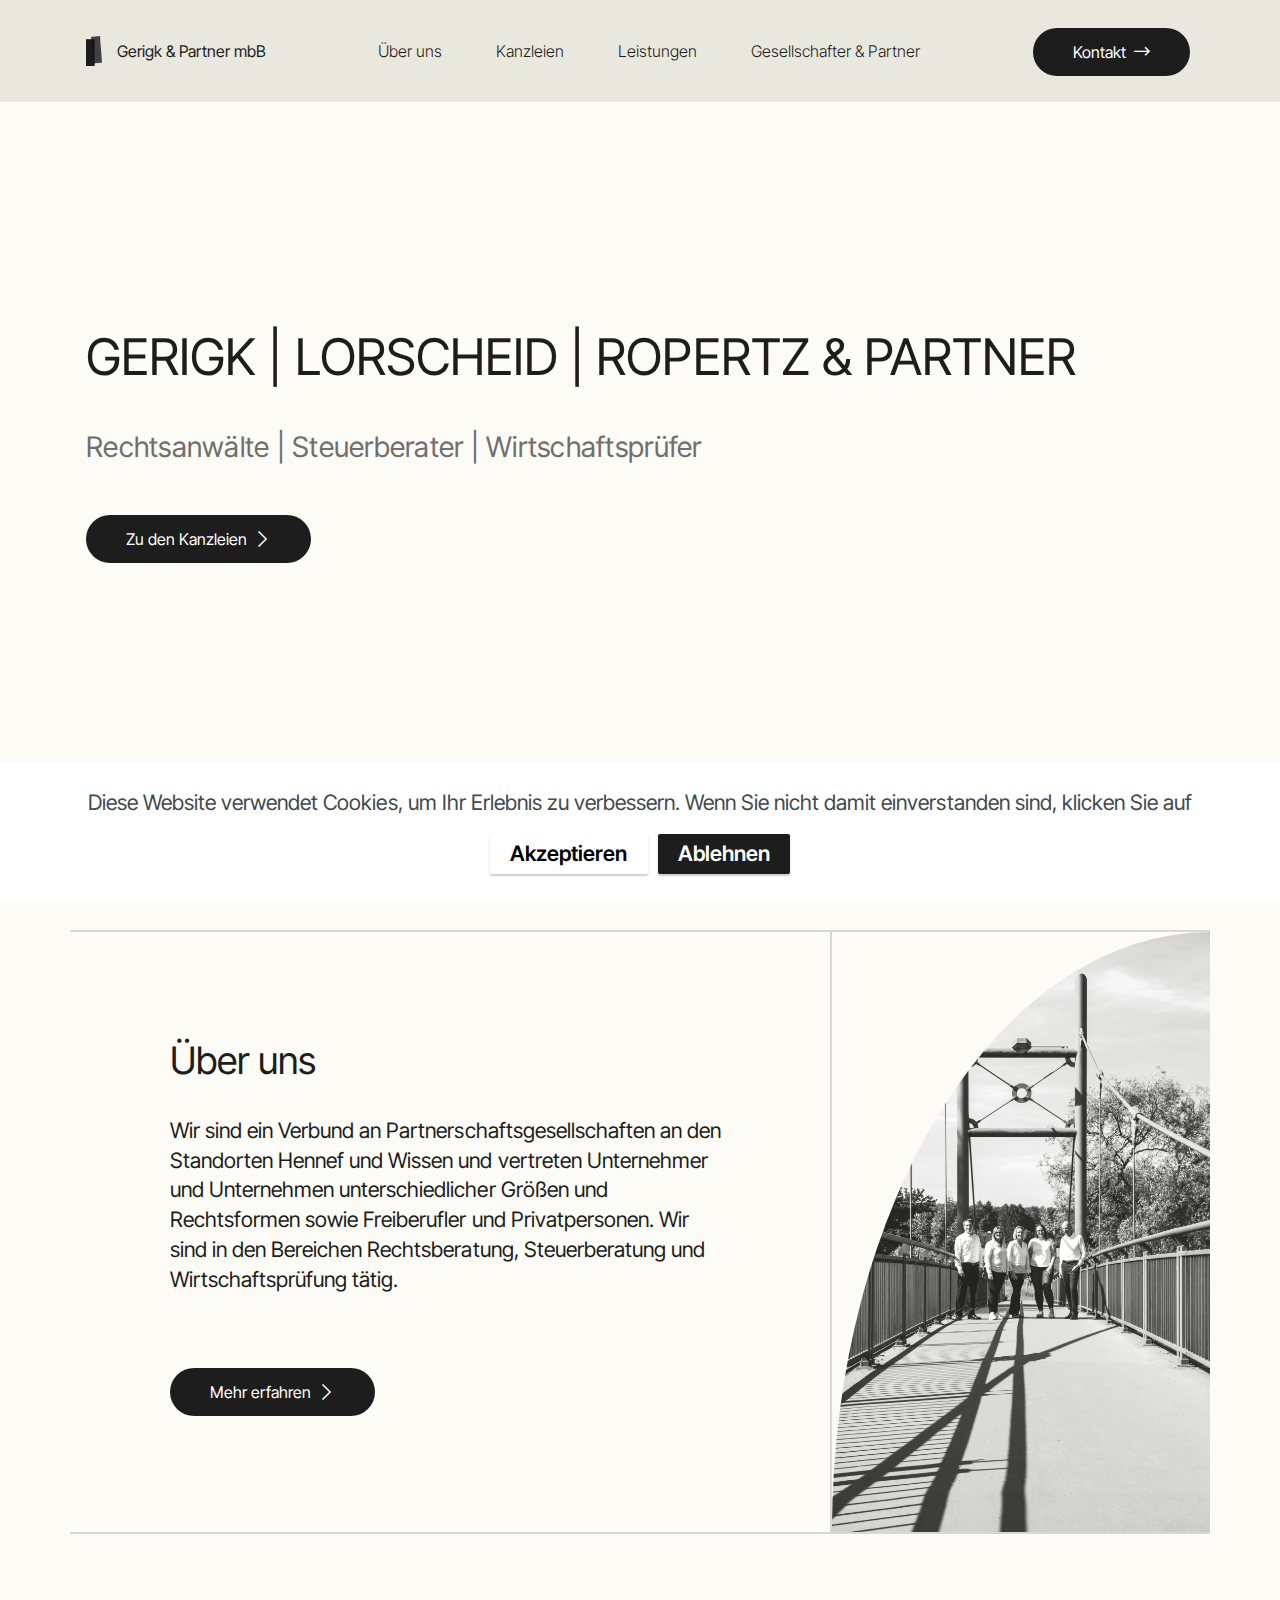
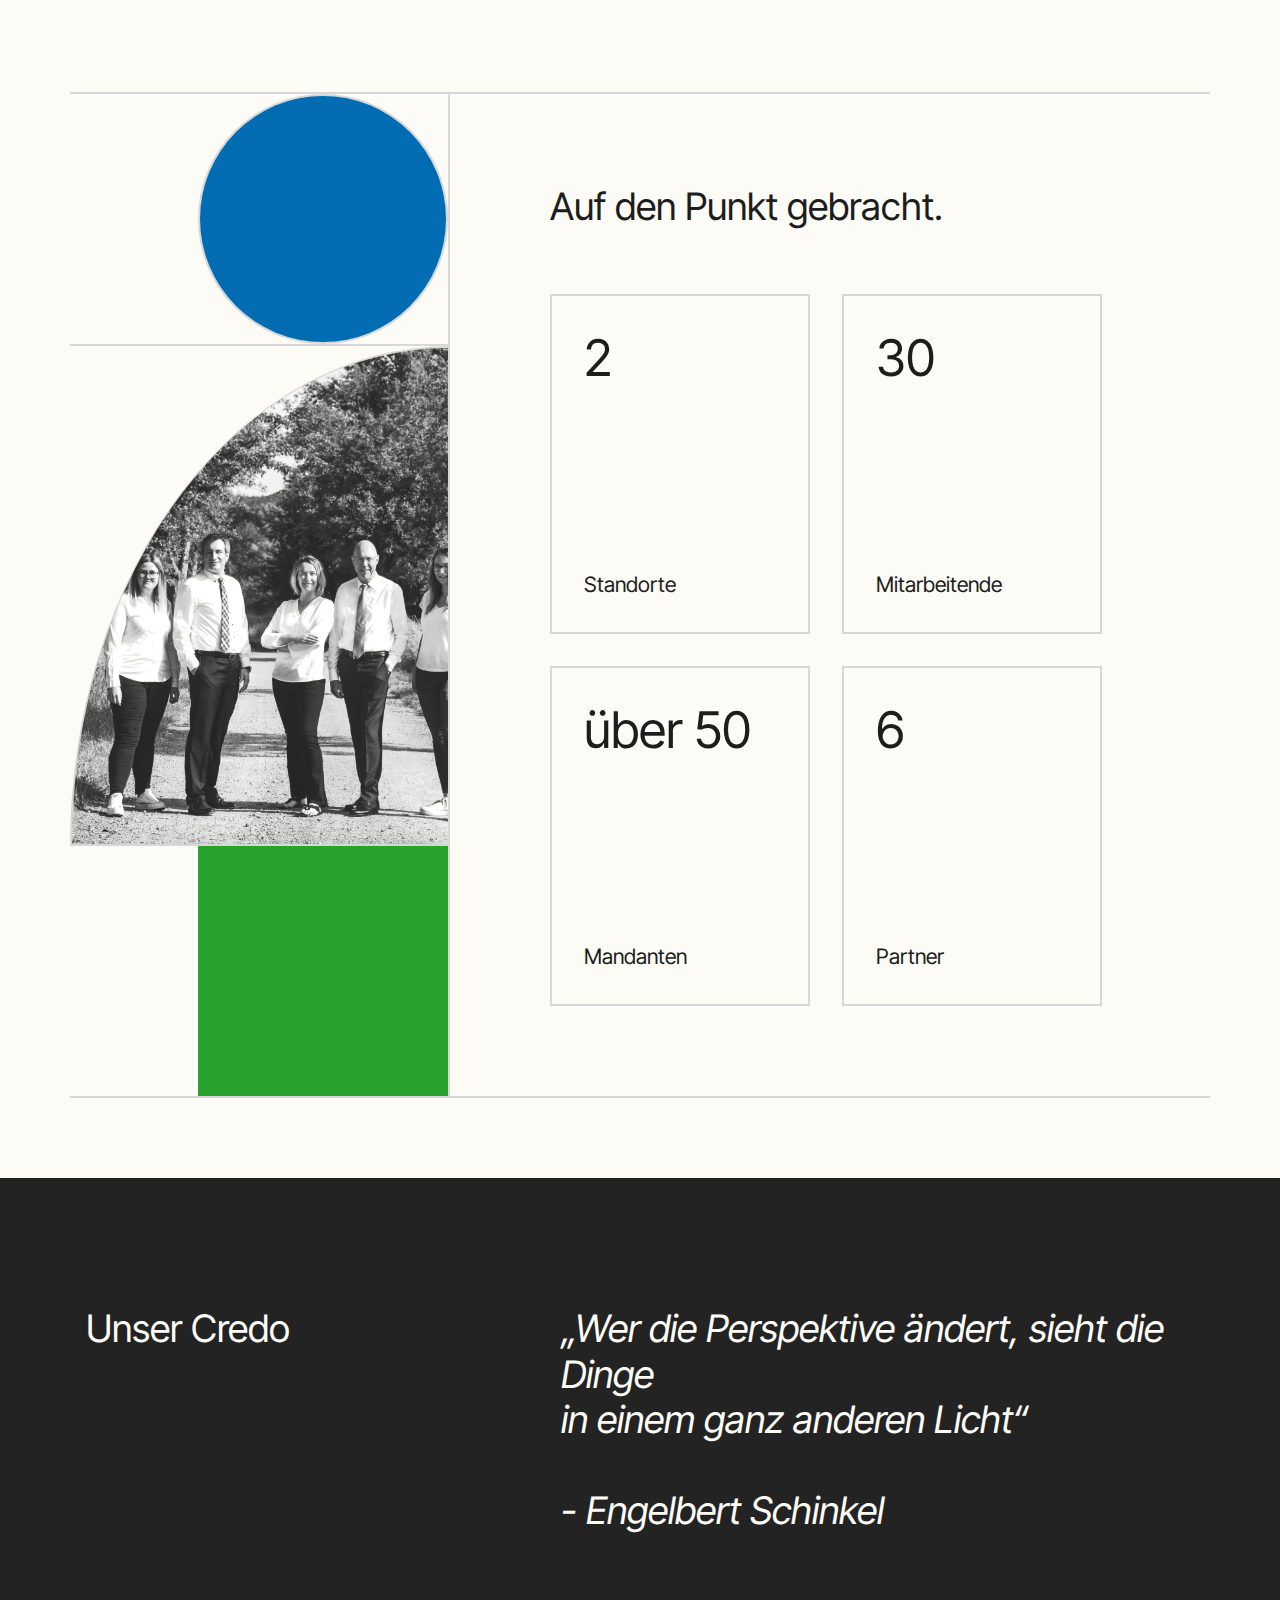
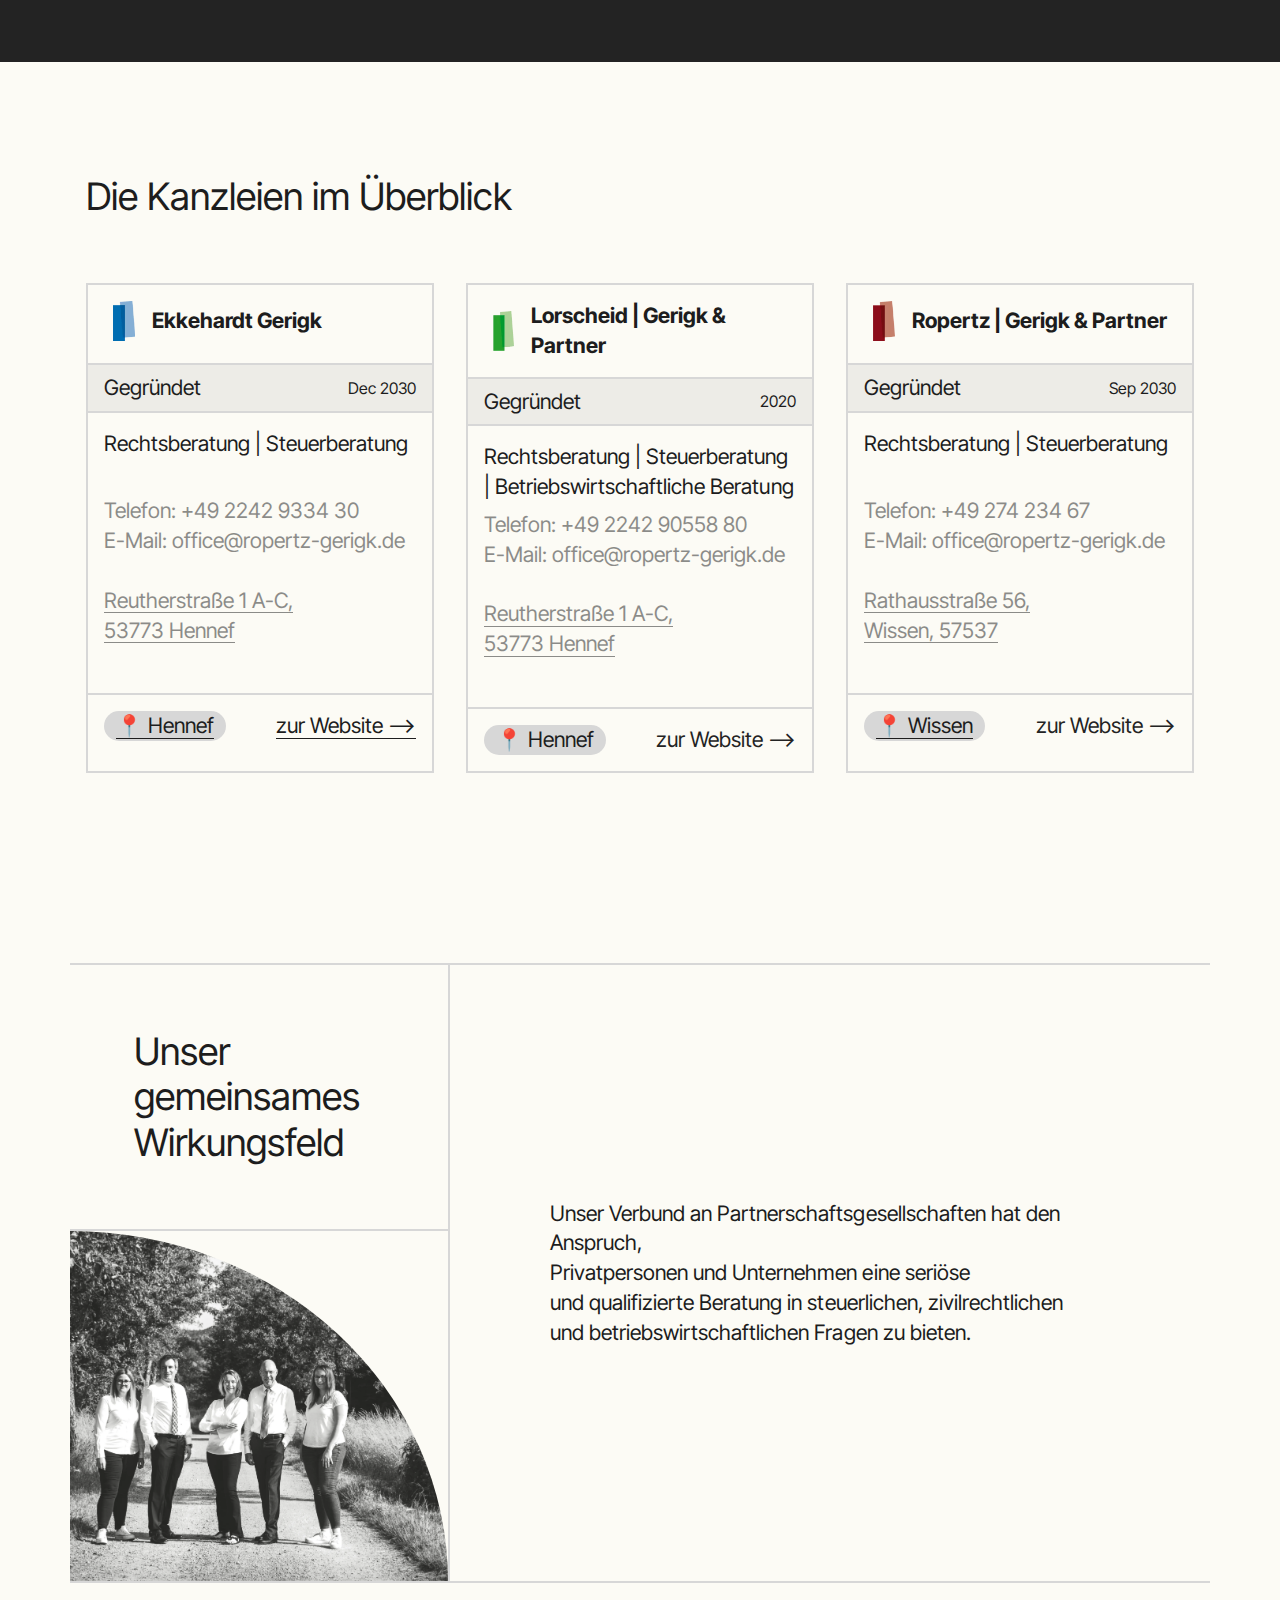
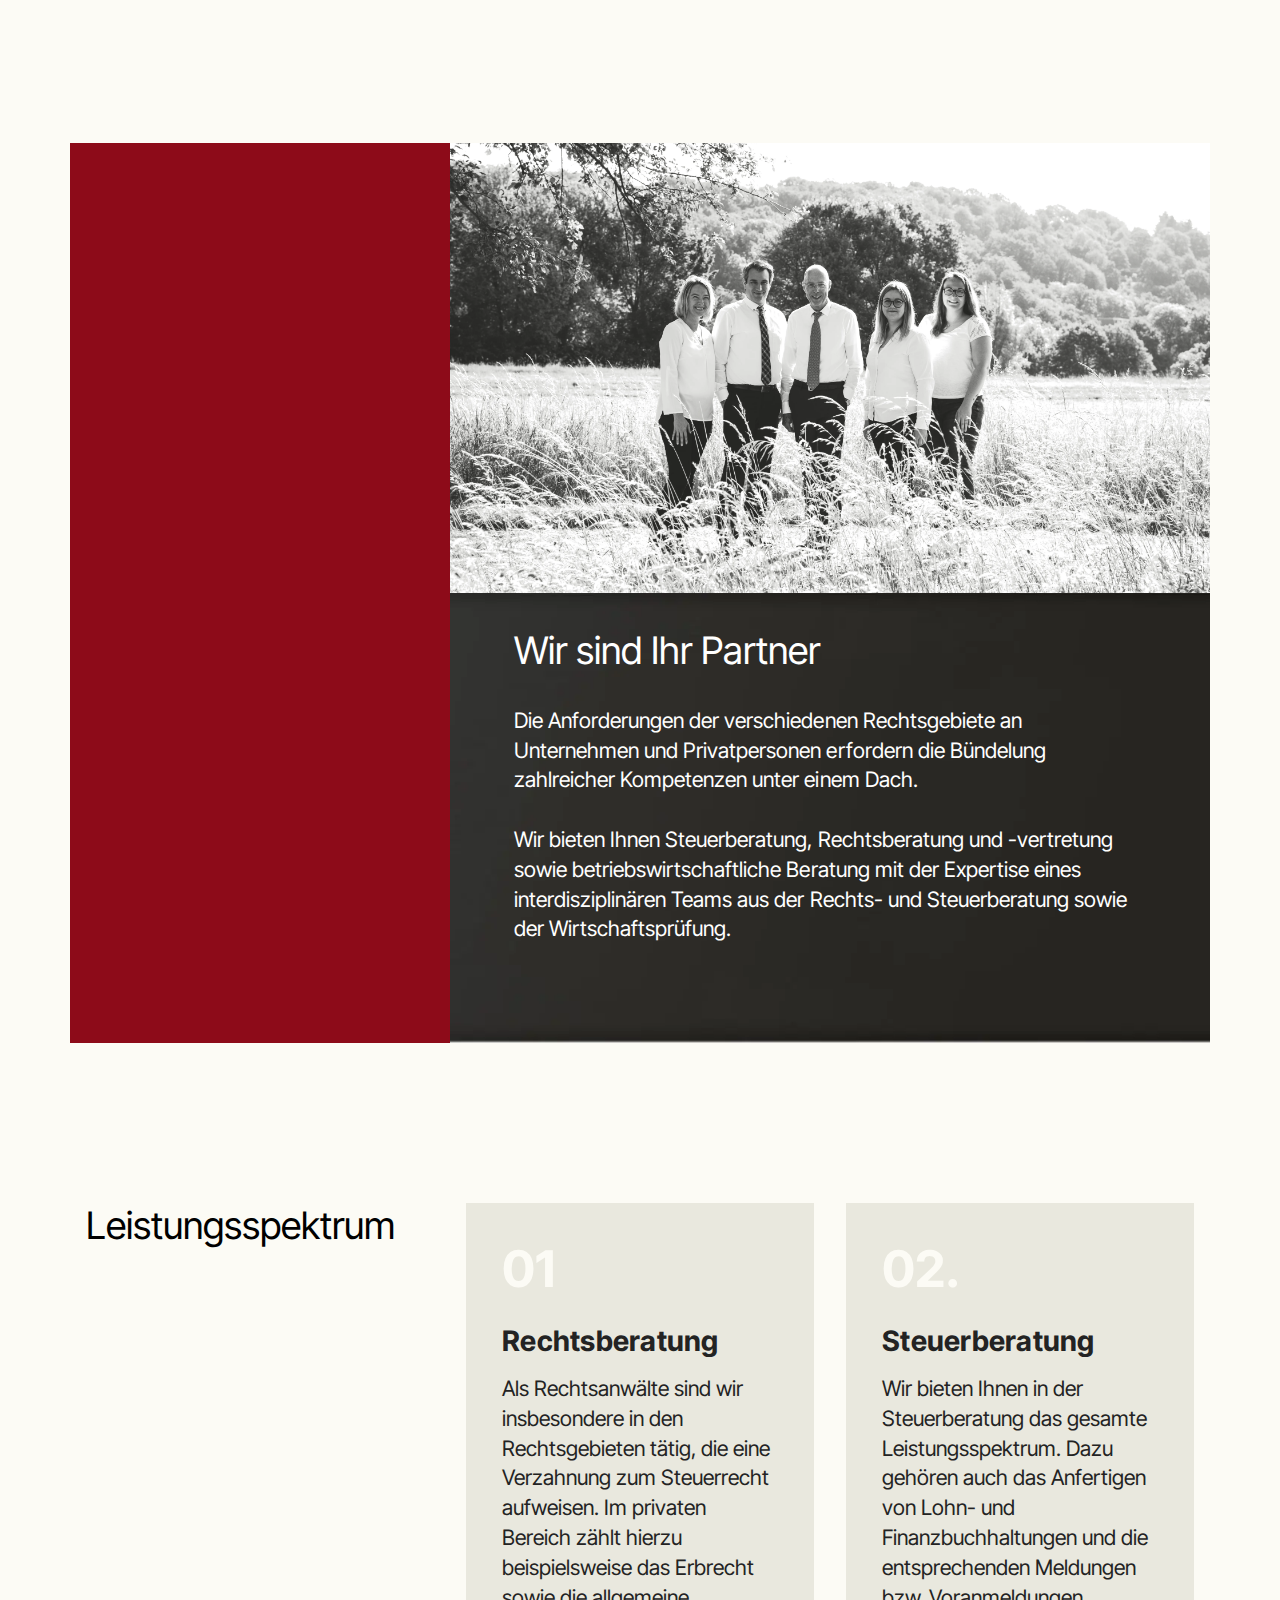
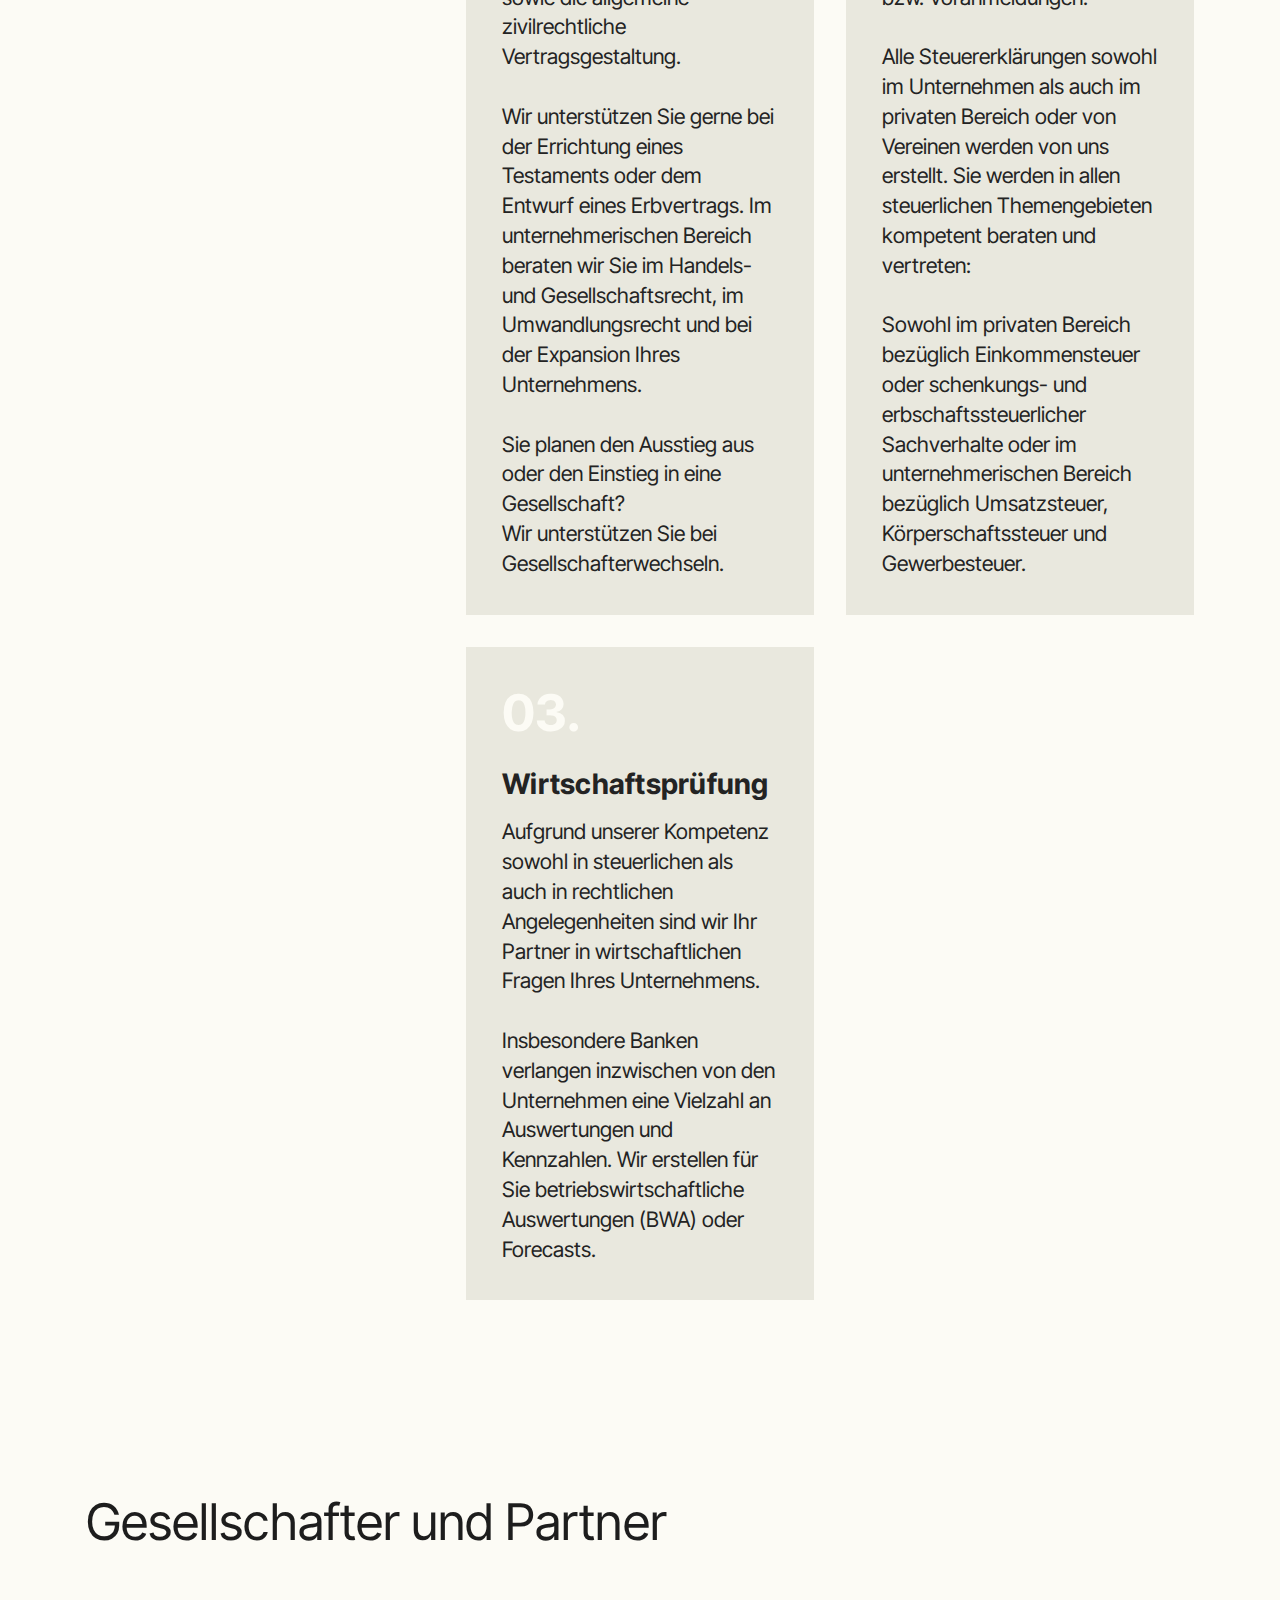
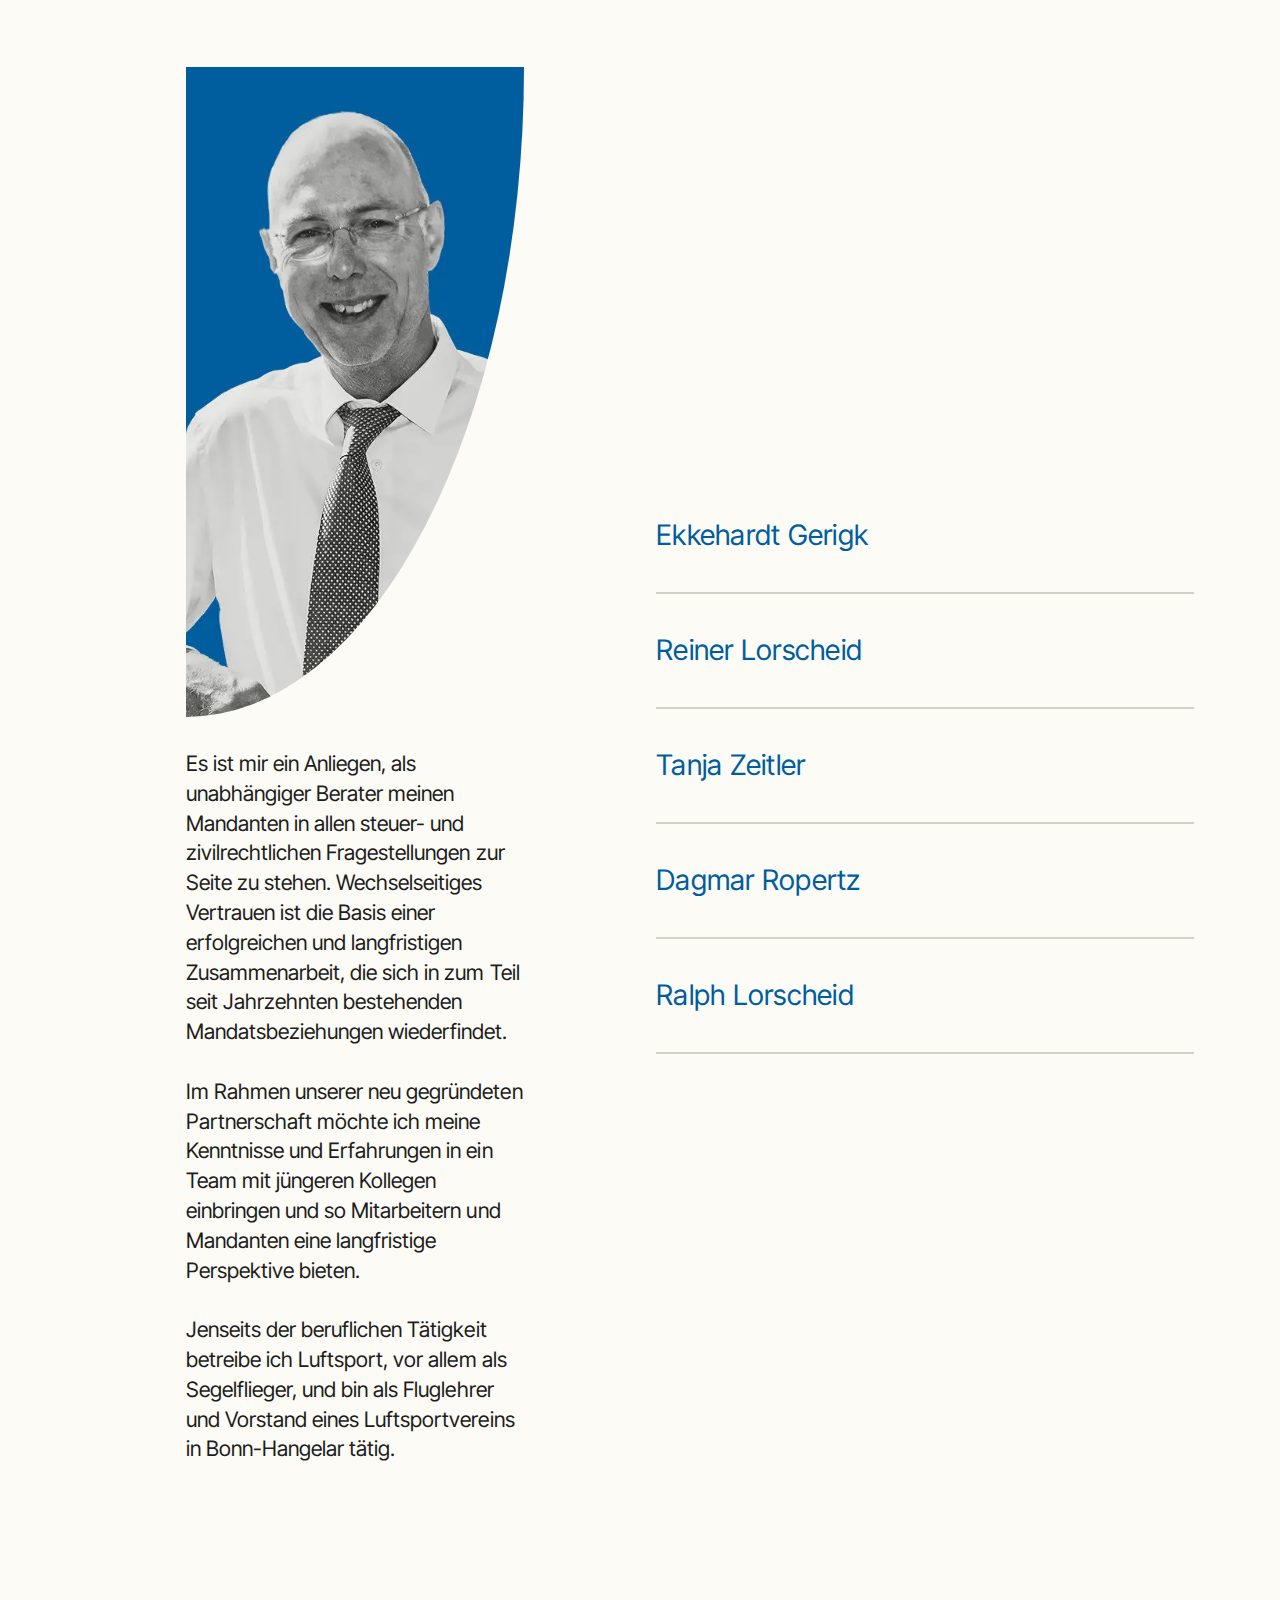
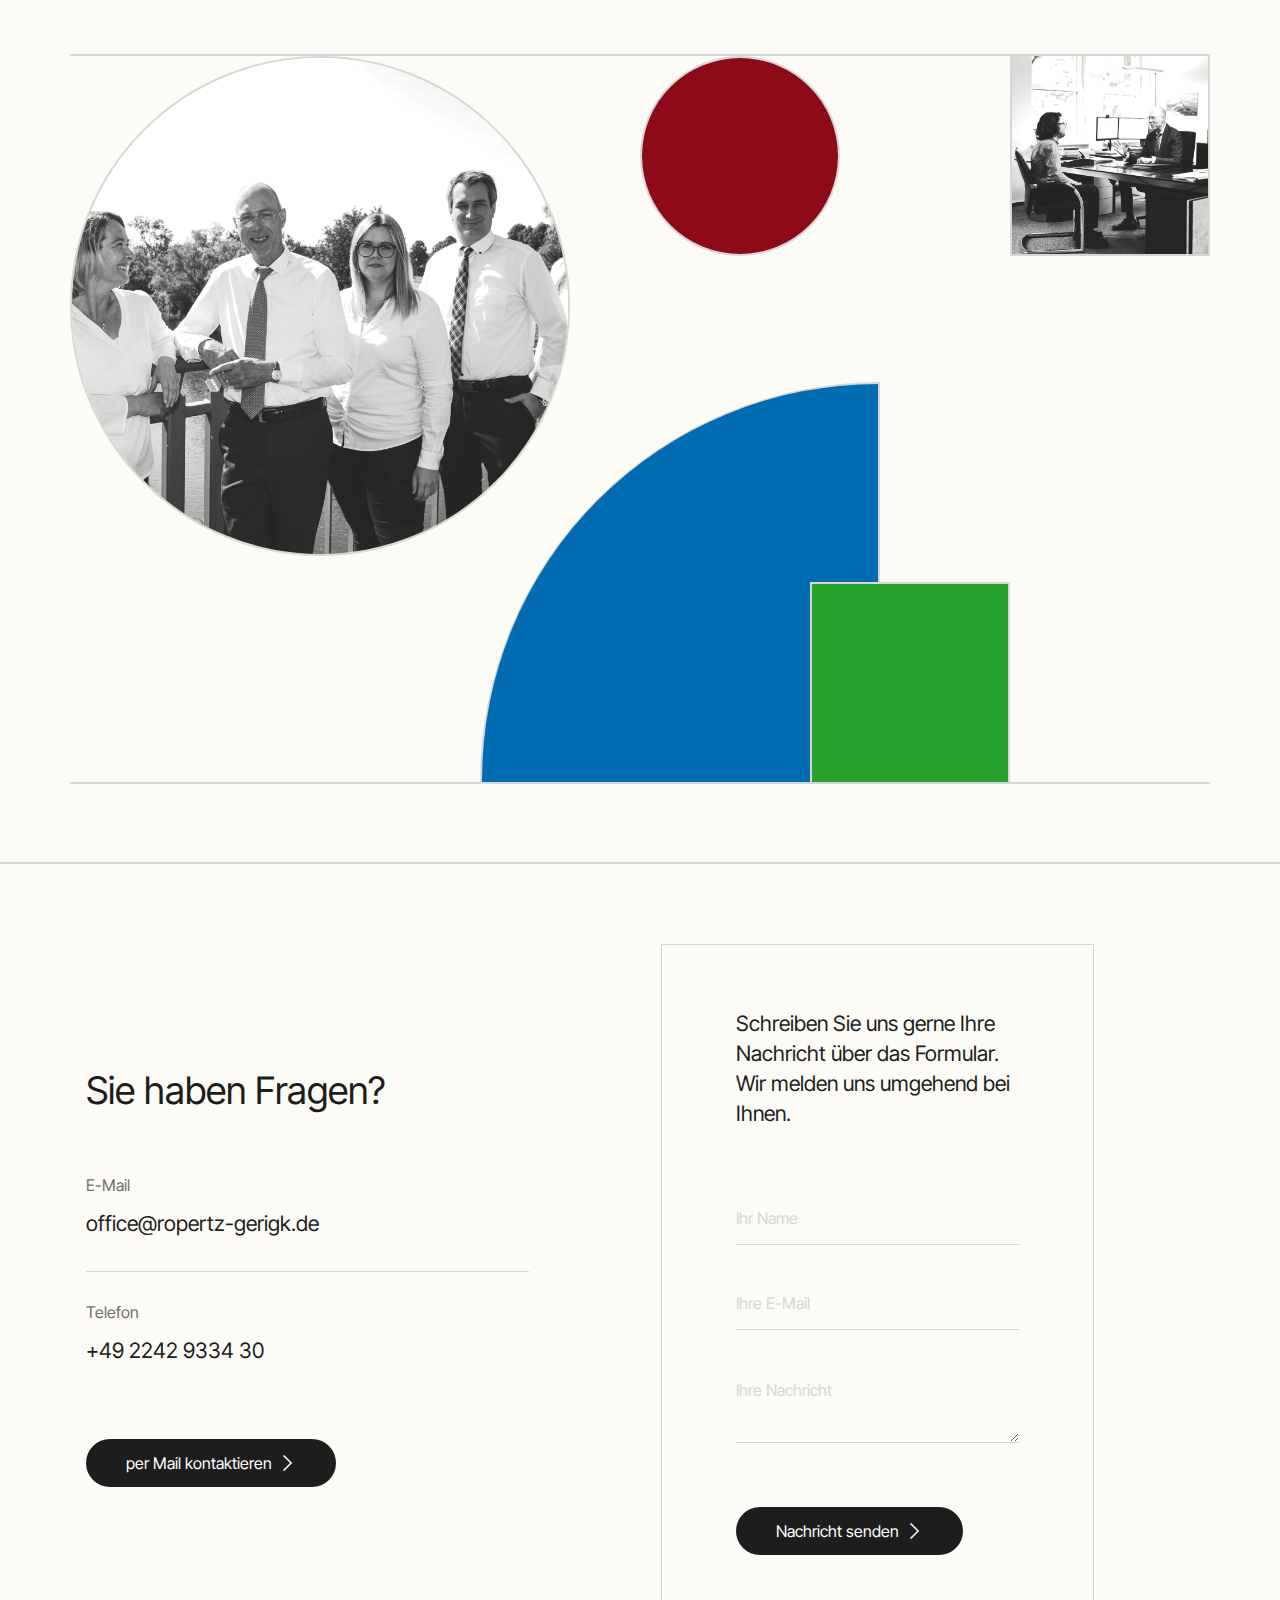
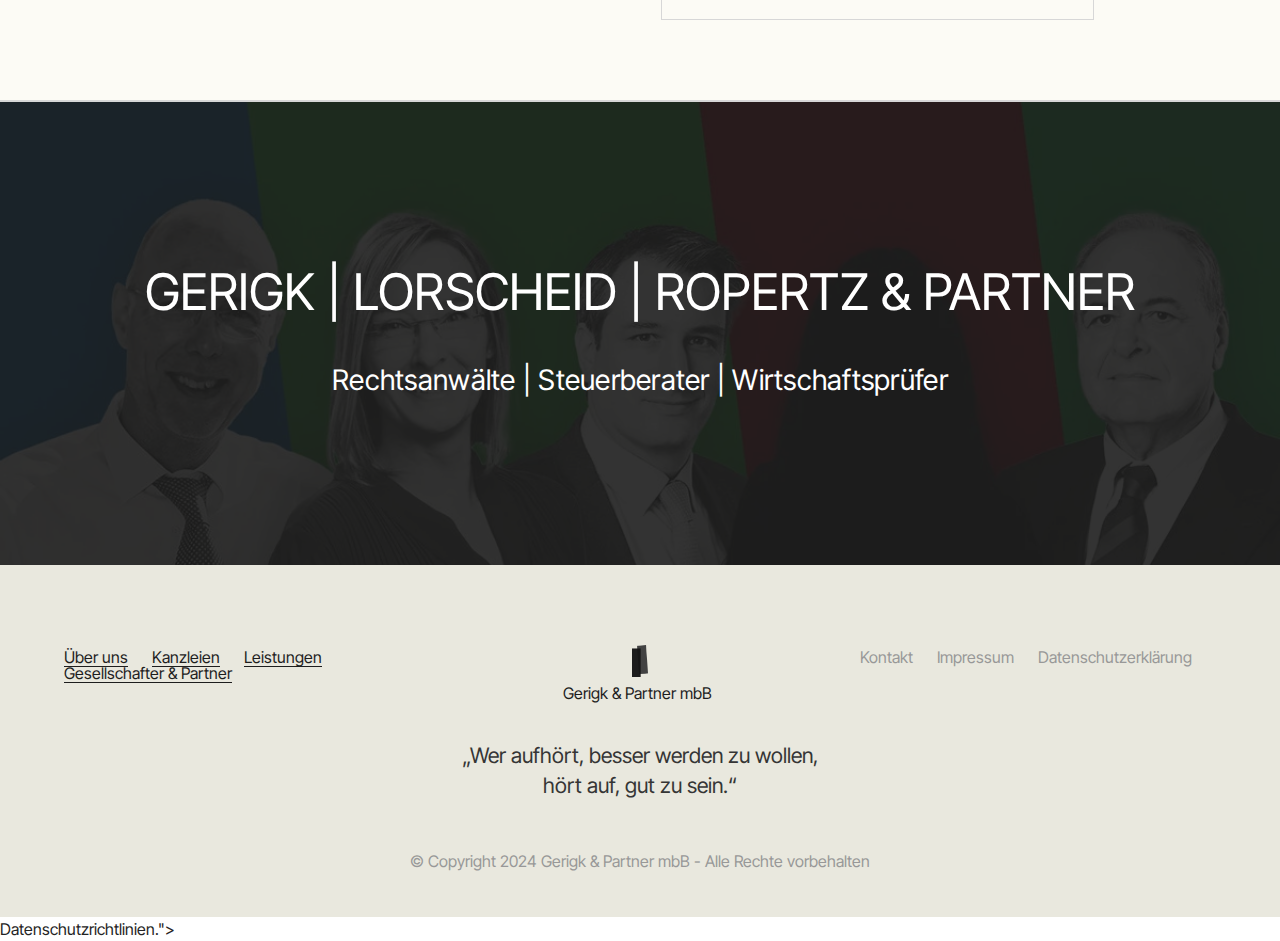
<file: index.html>
<!DOCTYPE html>
<html  lang="en">
<head>
  
  <meta charset="UTF-8">
  <meta http-equiv="X-UA-Compatible" content="IE=edge">
  
  <meta name="twitter:card" content="summary_large_image"/>
  <meta name="twitter:image:src" content="assets/images/index-meta.png">
  <meta property="og:image" content="assets/images/index-meta.png">
  <meta name="twitter:title" content="Home">
  <meta name="viewport" content="width=device-width, initial-scale=1, minimum-scale=1">
  <link rel="shortcut icon" href="assets/images/logo-60x114.png" type="image/x-icon">
  <meta name="description" content="">
  
  
  <title>Home</title>
  <link rel="stylesheet" href="assets/web/assets/mobirise-icons2/mobirise2.css">
  <link rel="stylesheet" href="assets/bootstrap/css/bootstrap.min.css">
  <link rel="stylesheet" href="assets/bootstrap/css/bootstrap-grid.min.css">
  <link rel="stylesheet" href="assets/bootstrap/css/bootstrap-reboot.min.css">
  <link rel="stylesheet" href="assets/dropdown/css/style.css">
  <link rel="stylesheet" href="assets/socicon/css/styles.css">
  <link rel="stylesheet" href="assets/theme/css/style.css">
  <link rel="preload" href="https://fonts.googleapis.com/css?family=Inter+Tight:100,200,300,400,500,600,700,800,900,100i,200i,300i,400i,500i,600i,700i,800i,900i&display=swap" as="style" onload="this.onload=null;this.rel='stylesheet'">
  <noscript><link rel="stylesheet" href="https://fonts.googleapis.com/css?family=Inter+Tight:100,200,300,400,500,600,700,800,900,100i,200i,300i,400i,500i,600i,700i,800i,900i&display=swap"></noscript>
  <link rel="preload" as="style" href="assets/mobirise/css/mbr-additional.css?v=CeoE50"><link rel="stylesheet" href="assets/mobirise/css/mbr-additional.css?v=CeoE50" type="text/css">

  
  <!-- Include jQuery first -->
<script type="text/plain" data-src="https://code.jquery.com/jquery-3.6.0.min.js"></script>

<!-- Include Bootstrap JavaScript after jQuery -->
<script type="text/plain" data-src="https://cdn.jsdelivr.net/npm/bootstrap@5.0.1/dist/js/bootstrap.bundle.min.js"></script>
<script type="text/plain" data-src="https://cdnjs.cloudflare.com/ajax/libs/core-js/3.19.3/minified.min.js"></script>

  
</head>
<body>
  <script type="text/plain">
    $(document).ready(function() {
        // Manually initialize any tab elements
        var triggerTabList = [].slice.call(document.querySelectorAll('bootstrap-accordion_8'))
        triggerTabList.forEach(function (triggerEl) {
            var tabTrigger = new bootstrap.Tab(triggerEl)

            triggerEl.addEventListener('click', function (event) {
                event.preventDefault()
                tabTrigger.show()
            })
        })
    });
</script>

  <section data-bs-version="5.1" class="menu menu1 advisorym5 cid-twFsxKJucs" once="menu" id="menu1-0">

    

    <nav class="navbar navbar-dropdown navbar-fixed-top navbar-expand-lg">
        <div class="menu_box container">
            <div class="navbar-brand d-flex d-lg-none">
                <span class="navbar-logo">
                    <a href="file:///Users/jan/Library/Application%20Support/Mobirise.com/Mobirise/jageb12_0040googlemail_002ecom/addons/advisorym5/components/index.html">
                        <img src="[data-uri]" alt="" loading="lazy" class="lazyload" data-src="assets/images/logo-60x114.png">
                    </a>
                </span>
                <span class="navbar-caption-wrap"><a class="navbar-caption display-4" href="file:///Users/jan/Library/Application%20Support/Mobirise.com/Mobirise/jageb12_0040googlemail_002ecom/addons/advisorym5/components/index.html">Gerigk &amp; Partner mbB 
                    </a></span>
            </div>
            <button class="navbar-toggler" type="button" data-toggle="collapse" data-bs-toggle="collapse" data-target="#navbarSupportedContent" data-bs-target="#navbarSupportedContent" aria-controls="navbarNavAltMarkup" aria-expanded="false" aria-label="Toggle navigation">
                <div class="hamburger">
                    <span></span>
                    <span></span>
                    <span></span>
                    <span></span>
                </div>
            </button>
            <div class="collapse navbar-collapse" id="navbarSupportedContent">
                <div class="navbar-brand d-none d-lg-flex">
                <span class="navbar-logo">
                    <a href="file:///Users/jan/Library/Application%20Support/Mobirise.com/Mobirise/jageb12_0040googlemail_002ecom/addons/advisorym5/components/index.html">
                        <img src="[data-uri]" alt="" loading="lazy" class="lazyload" data-src="assets/images/logo-60x114.png">
                    </a>
                </span>
                    <span class="navbar-caption-wrap"><a class="navbar-caption display-4" href="file:///Users/jan/Library/Application%20Support/Mobirise.com/Mobirise/jageb12_0040googlemail_002ecom/addons/advisorym5/components/index.html">Gerigk &amp; Partner mbB&nbsp;</a></span>
                </div>
                <ul class="navbar-nav nav-dropdown" data-app-modern-menu="true"><li class="nav-item"><a class="nav-link link text-primary display-4" href="index.html#content5-6">Über uns</a></li>
                    
                    <li class="nav-item"><a class="nav-link link text-primary display-4" href="index.html#features4-2">Kanzleien</a></li>
                    <li class="nav-item"><a class="nav-link link text-primary display-4" href="index.html#gallery2-7">Leistungen</a></li>
                    <li class="nav-item"><a class="nav-link link text-primary display-4" href="index.html#tabs1-1">Gesellschafter &amp; Partner</a></li></ul>
                

                <div class="mbr-section-btn-main" role="tablist"><a class="btn btn-primary display-4" href="index.html#form1-9">
                        <span class="mobi-mbri mobi-mbri-right mbr-iconfont mbr-iconfont-btn"></span>
                        Kontakt</a></div>
                
            </div>
        </div>
    </nav>
</section>

<section data-bs-version="5.1" class="header1 advisorym5 cid-twFsyjEojI mbr-fullscreen" id="header1-1">
    

    
    

    <div class="container">
        <div class="row">
            <div class="col-12">
                <div class="title-wrapper">
                    <h1 class="mbr-section-title mbr-fonts-style display-1">GERIGK | LORSCHEID | ROPERTZ &amp; PARTNER</h1>
                    <p class="mbr-text mbr-fonts-style display-5">
                        Rechtsanwälte | Steuerberater | Wirtschaftsprüfer</p>
                    <div class="mbr-section-btn"><a class="btn btn-primary display-4" href="index.html#features4-2">
                            <span class="mobi-mbri mobi-mbri-arrow-next mbr-iconfont mbr-iconfont-btn"></span>Zu den Kanzleien</a></div>
                </div>
            </div>
        </div>
    </div>
</section>

<section data-bs-version="5.1" class="content5 advisorym5 cid-twFuqKvIBO" id="content5-6">
    

    
    

    <div class="container">
        <div class="row flex-row-reverse">
            <div class="col-12 col-lg-4 card">
                <div class="image-wrap">
                    <img src="[data-uri]" alt="" loading="lazy" class="lazyload" data-src="assets/images/6474.webp">
                </div>
            </div>
            <div class="col-12 col-lg-8 card">
                <div class="text-wrapper">
                    <h2 class="mbr-section-title mbr-fonts-style display-2">
                        Über uns</h2>
                    <p class="mbr-text mbr-fonts-style display-7">Wir sind ein Verbund an&nbsp;Partnerschaftsgesellschaften an den Standorten Hennef und Wissen und vertreten Unternehmer und Unternehmen unterschiedlicher Größen und Rechtsformen sowie Freiberufler und Privatpersonen. Wir sind in den Bereichen Rechtsberatung, Steuerberatung und Wirtschaftsprüfung tätig.</p>
                    <div class="mbr-section-btn"><a class="btn btn-primary display-4" href="index.html#content7-5">
                            <span class="mobi-mbri mobi-mbri-arrow-next mbr-iconfont mbr-iconfont-btn"></span>
                            Mehr erfahren</a></div>
                </div>
            </div>
        </div>
    </div>
</section>

<section data-bs-version="5.1" class="features1 advisorym5 cid-twFueAGVwT" id="features1-2">
    

    
    

    <div class="container">
        <div class="row">
            <div class="col-12 col-lg-4 card">
                <div class="image-wrap">
                    <img src="[data-uri]" alt="" loading="lazy" class="lazyload" data-src="assets/images/blue1-1200x1200.webp">
                </div>
                <div class="image-wrap">
                    <img src="[data-uri]" alt="" loading="lazy" class="lazyload" data-src="assets/images/6359-2.webp">
                </div>
                <div class="image-wrap">
                    <img src="[data-uri]" alt="" loading="lazy" class="lazyload" data-src="assets/images/green-990x990.webp">
                </div>
            </div>
            <div class="col-12 col-lg-8 card">
                <div class="title-wrapper">
                    <h2 class="mbr-section-title mbr-fonts-style display-2">Auf den Punkt gebracht.</h2>
                </div>
                <div class="cards">
                    <div class="card-wrapper">
                        <p class="mbr-number mbr-fonts-style display-1">
                            2
                        </p>
                        <p class="mbr-desc mbr-fonts-style display-7">
                            Standorte</p>
                    </div>
                    <div class="card-wrapper">
                        <p class="mbr-number mbr-fonts-style display-1">30</p>
                        <p class="mbr-desc mbr-fonts-style display-7">
                            Mitarbeitende</p>
                    </div>
                    <div class="card-wrapper">
                        <p class="mbr-number mbr-fonts-style display-1">über 50</p>
                        <p class="mbr-desc mbr-fonts-style display-7">
                            Mandanten</p>
                    </div>
                    <div class="card-wrapper">
                        <p class="mbr-number mbr-fonts-style display-1">
                            6
                        </p>
                        <p class="mbr-desc mbr-fonts-style display-7">
                            Partner</p>
                    </div>
                </div>
            </div>
        </div>
    </div>
</section>

<section data-bs-version="5.1" class="content1 advisorym5 cid-twFumU8UXv" id="content1-4">

    

    
    

    <div class="container">
        <div class="row">
            <div class="col-12 col-lg-5">
                <div class="subtitle-wrapper">
                    <h3 class="mbr-section-subtitle mbr-fonts-style display-2">
                        Unser Credo</h3>
                </div>
            </div>
            <div class="col-12 col-lg-7">
                <div class="title-wrapper">
                    <h2 class="mbr-section-title mbr-fonts-style display-2"><em>„Wer die Perspektive ändert, sieht die Dinge<br>in einem ganz anderen Licht“&nbsp;<span style="font-size: 1.77rem; letter-spacing: 0.016rem;"><br></span></em><br><em>- Engelbert Schinkel</em></h2>
                    
                </div>
            </div>
        </div>
    </div>
</section>

<section data-bs-version="5.1" class="features4 advisorym5 cid-uhzEPpLVy7" id="features4-2">

    

    
    

    <div class="container">
        <div class="row">
            <div class="col-12">
                <div class="title-wrapper">
                    <h2 class="mbr-section-title mbr-fonts-style display-2">
                        Die Kanzleien im Überblick</h2>
                </div>
            </div>
            <div class="col-12 col-lg-4 card">
                <div class="card-wrapper">
                    <div class="logo-wrapper">
                        <div class="logo-wrap">
                            <img src="[data-uri]" alt="" loading="lazy" class="lazyload" data-src="assets/images/logo-ekkehardt-80x151.webp">
                            <p class="mbr-brand mbr-fonts-style display-7"><strong>Ekkehardt Gerigk</strong></p>
                        </div>
                    </div>
                    <div class="card-title-wrapper">
                        <h4 class="mbr-card-subtitle mbr-fonts-style display-7">
                            Gegründet</h4>
                        <p class="mbr-date mbr-fonts-style display-4">
                            Dec 2030
                        </p>
                    </div>
                    <div class="text-wrapper">
                        <h3 class="mbr-card-title mbr-fonts-style display-7">
                            Rechtsberatung | Steuerberatung</h3>
                        <p class="mbr-text mbr-fonts-style display-7"><br>Telefon: +49 2242 9334 30<br>E-Mail: office@ropertz-gerigk.de<br><br><a href="https://maps.app.goo.gl/JeNFrAW2PjMEXAR99" class="text-primary" target="_blank">Reutherstraße 1 A-C, </a><br><a href="https://maps.app.goo.gl/JeNFrAW2PjMEXAR99" class="text-primary" target="_blank">53773 Hennef</a><br></p>
                    </div>
                    <div class="tag-wrapper">
                        <p class="mbr-tag mbr-fonts-style display-7"><a href="https://maps.app.goo.gl/JeNFrAW2PjMEXAR99" class="text-primary" target="_blank">📍 Hennef</a></p>
                        <p class="mbr-country mbr-fonts-style display-7"><a href="https://www.kanzleigerigk.de/" class="text-primary" target="_blank">zur Website&nbsp;⟶</a></p>
                    </div>
                </div>
            </div>
            <div class="col-12 col-lg-4 card">
                <div class="card-wrapper">
                    <div class="logo-wrapper">
                        <div class="logo-wrap">
                            <img src="[data-uri]" alt="" loading="lazy" class="lazyload" data-src="assets/images/logo-lohrcsheid-80x150.webp">
                            <p class="mbr-brand mbr-fonts-style display-7"><strong>
                                Lorscheid | Gerigk &amp; Partner</strong></p>
                        </div>
                    </div>
                    <div class="card-title-wrapper">
                        <h4 class="mbr-card-subtitle mbr-fonts-style display-7">
                            Gegründet
                        </h4>
                        <p class="mbr-date mbr-fonts-style display-4">2020</p>
                    </div>
                    <div class="text-wrapper">
                        <h3 class="mbr-card-title mbr-fonts-style display-7">Rechtsberatung | Steuerberatung | Betriebswirtschaftliche Beratung</h3>
                        <p class="mbr-text mbr-fonts-style display-7">Telefon: +49 2242 90558 80<br>E-Mail: office@ropertz-gerigk.de<br><br><a href="https://maps.app.goo.gl/FoCD2fKzjWR3vGJM6" class="text-primary" target="_blank">Reutherstraße 1 A-C,</a><br><a href="https://maps.app.goo.gl/FoCD2fKzjWR3vGJM6" class="text-primary" target="_blank">53773 Hennef</a><br></p></div>
                    <div class="tag-wrapper">
                        <p class="mbr-tag mbr-fonts-style display-7">
                            <a href="https://maps.app.goo.gl/FoCD2fKzjWR3vGJM6" class="text-primary" target="_blank">📍 Hennef</a>
                        </p>
                        <p class="mbr-country mbr-fonts-style display-7">zur Website ⟶</p>
                    </div>
                </div>
            </div>
            <div class="col-12 col-lg-4 card">
                <div class="card-wrapper">
                    <div class="logo-wrapper">
                        <div class="logo-wrap">
                            <img src="[data-uri]" alt="" loading="lazy" class="lazyload" data-src="assets/images/logo-ropertz-80x151.webp">
                            <p class="mbr-brand mbr-fonts-style display-7"><strong>
                                Ropertz | Gerigk &amp; Partner
                            </strong></p>
                        </div>
                    </div>
                    <div class="card-title-wrapper">
                        <h4 class="mbr-card-subtitle mbr-fonts-style display-7">
                            Gegründet
                        </h4>
                        <p class="mbr-date mbr-fonts-style display-4">
                            Sep 2030
                        </p>
                    </div>
                    <div class="text-wrapper">
                        <h3 class="mbr-card-title mbr-fonts-style display-7">Rechtsberatung | Steuerberatung</h3>
                        <p class="mbr-text mbr-fonts-style display-7"><br>Telefon: +49 274 234 67<br>E-Mail: office@ropertz-gerigk.de<br><br><a href="https://maps.app.goo.gl/aXk3FUeMRZAgSS329" class="text-primary" target="_blank">Rathausstraße 56,</a><br><a href="https://maps.app.goo.gl/aXk3FUeMRZAgSS329" class="text-primary" target="_blank">Wissen, 57537</a><br></p>
                    </div>
                    <div class="tag-wrapper">
                        <p class="mbr-tag mbr-fonts-style display-7">
                            <a href="https://maps.app.goo.gl/aXk3FUeMRZAgSS329" class="text-primary" target="_blank">📍 Wissen</a></p>
                        <p class="mbr-country mbr-fonts-style display-7">
                            zur Website&nbsp;⟶</p>
                    </div>
                </div>
            </div>
            <div class="col-12">
                
            </div>
        </div>
    </div>
</section>

<section data-bs-version="5.1" class="content7 advisorym5 cid-uhBaWfq0Hv" id="content7-5">
    

    
    

    <div class="container">
        <div class="row">
            <div class="col-12 col-lg-4 card">
                <div class="title-wrapper">
                    <h2 class="mbr-section-title mbr-fonts-style display-2">
                        Unser gemeinsames Wirkungsfeld</h2>
                </div>
                <div class="image-wrap">
                    <img src="[data-uri]" alt="" loading="lazy" class="lazyload" data-src="assets/images/6359-1.webp">
                </div>
            </div>
            <div class="col-12 col-lg-8 card">
                <div class="text-wrapper">
                    <p class="mbr-text mbr-fonts-style display-7">Unser Verbund an Partnerschaftsgesellschaften hat den Anspruch,<br>Privatpersonen und Unternehmen eine seriöse<br>und qualifizierte Beratung in steuerlichen, zivilrechtlichen<br>und betriebswirtschaftlichen Fragen zu bieten.</p>
                </div>
            </div>
        </div>
    </div>
</section>

<section data-bs-version="5.1" class="gallery2 advisorym5 cid-twFutD8lqK" id="gallery2-7">

    

    
    

    <div class="container">
        <div class="row flex-row-reverse">
            <div class="col-12 col-lg-8 card">
                <div class="image-wrapper">
                    <img src="[data-uri]" alt="" loading="lazy" class="lazyload" data-src="assets/images/6410.webp">
                </div>
                <div class="image-wrapper card">
                    <img src="[data-uri]" alt="" loading="lazy" class="lazyload" data-src="assets/images/gradient-123-1239x600.webp">
                    <div class="text-wrapper">
                        <h2 class="mbr-section-title mbr-fonts-style display-2">Wir sind Ihr Partner</h2>
                        <p class="mbr-text mbr-fonts-style display-7">Die Anforderungen der verschiedenen Rechtsgebiete an Unternehmen und Privatpersonen erfordern die Bündelung zahlreicher Kompetenzen unter einem Dach.<br><br>Wir bieten Ihnen Steuerberatung, Rechtsberatung und -vertretung sowie betriebswirtschaftliche Beratung mit der Expertise eines interdisziplinären Teams aus der Rechts- und Steuerberatung sowie der Wirtschaftsprüfung.&nbsp;</p>
                        
                    </div>
                </div>
            </div>
            <div class="col-12 col-lg-4 card">
                <div class="image-wrap">
                    <img src="[data-uri]" alt="" loading="lazy" class="lazyload" data-src="assets/images/red-998x998.webp">
                </div>
            </div>
        </div>
    </div>
</section>

<section data-bs-version="5.1" class="features037 cid-utmE7jCSp6" id="features037-17">
	
	
	
	<div class="container">
		<div class="row justify-content-center">
			<div class="col-lg-4">
				<div class="col-12 col-md-12">
					<h5 class="mbr-section-title mbr-fonts-style mt-0 mb-4 display-2">
						Leistungsspektrum
					</h5>
					
					
				</div>
			</div>

			<div class="col-lg-8 side-features">
				<div class="item features-without-image col-12 col-md-12 col-lg-6 item-mb active">
					<div class="item-wrapper">
						<div class="item-content align-left">
							<h5 class="mbr-card-title mbr-fonts-style mt-0 mb-3 mbr-number display-1">
								<strong>01</strong></h5>
							<h5 class="card-title mbr-fonts-style display-5">
								<strong>Rechtsberatung</strong>
							</h5>
							<p class="card-text mbr-fonts-style display-7">Als Rechtsanwälte sind wir insbesondere in den Rechtsgebieten tätig, die eine Verzahnung zum Steuerrecht aufweisen. Im privaten Bereich zählt hierzu beispielsweise das Erbrecht sowie die allgemeine zivilrechtliche Vertragsgestaltung.<br><br>Wir unterstützen Sie gerne bei der Errichtung eines Testaments oder dem Entwurf eines Erbvertrags. Im unternehmerischen Bereich beraten wir Sie im Handels- und Gesellschaftsrecht, im Umwandlungsrecht und bei der Expansion Ihres Unternehmens.<br><br>Sie planen den Ausstieg aus oder den Einstieg in eine Gesellschaft?<br>Wir unterstützen Sie bei Gesellschafterwechseln.</p>
							
						</div>

					</div>
				</div>
				<div class="item features-without-image col-12 col-md-12 col-lg-6 item-mb">
					<div class="item-wrapper">
						<div class="item-content align-left">
							<h5 class="mbr-card-title mbr-fonts-style mt-0 mb-3 mbr-number display-1">
								<strong>02.</strong>
							</h5>
							<h5 class="card-title mbr-fonts-style display-5">
								<strong>Steuerberatung</strong>
							</h5>
							<p class="card-text mbr-fonts-style display-7">Wir bieten Ihnen in der Steuerberatung das gesamte Leistungsspektrum. Dazu gehören auch das Anfertigen von Lohn- und Finanzbuchhaltungen und die entsprechenden Meldungen bzw. Voranmeldungen.<br><br>Alle Steuererklärungen sowohl im Unternehmen als auch im privaten Bereich oder von Vereinen werden von uns erstellt. Sie werden in allen steuerlichen Themengebieten kompetent beraten und vertreten:<br><br>Sowohl im privaten Bereich bezüglich Einkommensteuer oder schenkungs- und erbschaftssteuerlicher Sachverhalte oder im unternehmerischen Bereich bezüglich Umsatzsteuer, Körperschaftssteuer und Gewerbesteuer.</p>
							
						</div>

					</div>
				</div>
				<div class="item features-without-image col-12 col-md-12 col-lg-6 item-mb">
					<div class="item-wrapper">
						<div class="item-content align-left">
							<h5 class="mbr-card-title mbr-fonts-style mt-0 mb-3 mbr-number display-1">
								<strong>03.</strong>
							</h5>
							<h5 class="card-title mbr-fonts-style display-5">
								<strong>Wirtschaftsprüfung</strong>
							</h5>
							<p class="card-text mbr-fonts-style display-7">Aufgrund unserer Kompetenz sowohl in steuerlichen als auch in rechtlichen Angelegenheiten sind wir Ihr Partner in wirtschaftlichen Fragen Ihres Unternehmens.<br><br>Insbesondere Banken verlangen inzwischen von den Unternehmen eine Vielzahl an Auswertungen und Kennzahlen. Wir erstellen für Sie betriebswirtschaftliche Auswertungen (BWA) oder Forecasts.</p>

							
						</div>

					</div>
				</div>
				

			</div>
		</div>
	</div>
</section>

<section data-bs-version="5.1" class="header1 advisorym5 cid-uhBbVoKF5L" id="header1-6">
    

    
    

    <div class="container">
        <div class="row">
            <div class="col-12">
                <div class="title-wrapper">
                    <h1 class="mbr-section-title mbr-fonts-style display-1">
                        Gesellschafter und Partner</h1>
                    
                    
                </div>
            </div>
        </div>
    </div>
</section>

<section data-bs-version="5.1" class="tabs1 advisorym5 cid-uhzEzUpsEM" id="tabs1-1">

    

    
    

    <div class="container">
        <div class="row flex-row-reverse">
            <div class="col-12 col-lg-6 tabs-wrap">
                <ul class="nav nav-tabs" role="tablist">
                    <li class="nav-item first mbr-fonts-style"><a class="nav-link mbr-fonts-style show active display-5" role="tab" data-toggle="tab" data-bs-toggle="tab" href="#tabs1-1_tab0" aria-selected="true">Ekkehardt Gerigk</a></li>
                    <li class="nav-item"><a class="nav-link mbr-fonts-style active display-5" role="tab" data-toggle="tab" data-bs-toggle="tab" href="#tabs1-1_tab1" aria-selected="true">Reiner Lorscheid</a></li>
                    <li class="nav-item"><a class="nav-link mbr-fonts-style active display-5" role="tab" data-toggle="tab" data-bs-toggle="tab" href="#tabs1-1_tab2" aria-selected="true">Tanja Zeitler</a></li>
                    <li class="nav-item"><a class="nav-link mbr-fonts-style active display-5" role="tab" data-toggle="tab" data-bs-toggle="tab" href="#tabs1-1_tab3" aria-selected="true">Dagmar Ropertz</a></li>
                    <li class="nav-item"><a class="nav-link mbr-fonts-style active display-5" role="tab" data-toggle="tab" data-bs-toggle="tab" href="#tabs1-1_tab4" aria-selected="true">Ralph Lorscheid</a></li>
                    
                </ul>
            </div>
            <div class="col-12 col-lg-6 tab-content-wrap">
                <div class="tab-content">
                    <div id="tab1" class="tab-pane in active" role="tabpanel">
                        <img src="[data-uri]" alt="" loading="lazy" class="lazyload" data-src="assets/images/ekkehardt-gerigk-600x831.webp">
                        <p class="mbr-text mbr-fonts-style display-7">Es ist mir ein Anliegen, als unabhängiger Berater meinen Mandanten in allen steuer- und zivilrechtlichen Fragestellungen zur Seite zu stehen. Wechselseitiges Vertrauen ist die Basis einer erfolgreichen und langfristigen Zusammenarbeit, die sich in zum Teil seit Jahrzehnten bestehenden Mandatsbeziehungen wiederfindet.<br><br>Im Rahmen unserer neu gegründeten Partnerschaft möchte ich meine Kenntnisse und Erfahrungen in ein Team mit jüngeren Kollegen einbringen und so Mitarbeitern und Mandanten eine langfristige Perspektive bieten.<br><br>Jenseits der beruflichen Tätigkeit betreibe ich Luftsport, vor allem als Segelflieger, und bin als Fluglehrer und Vorstand eines Luftsportvereins in Bonn-Hangelar tätig.</p>
                    </div>
                    <div id="tab2" class="tab-pane" role="tabpanel">
                        <img src="[data-uri]" alt="" loading="lazy" class="lazyload" data-src="assets/images/lorscheid-600x831.webp">
                        <p class="mbr-text mbr-fonts-style display-7">Während meiner langjährigen beruflichen Laufbahn habe ich in allen Bereichen der Steuerberatung und Wirtschaftsprüfung gearbeitet. Ich bin seit 1984 selbständig. und habe bewiesen, dass ich eine Kanzlei aufbauen und erfolgreich führen kann.<br><br>Es ist mir ein Anliegen, meine Erfahrung an die jüngeren Kollegen weiterzugeben und ihnen weiterhin mit Rat und Tat zur Seite zu stehen.<br>Mein Beruf war und ist eine Berufung für mich.</p>
                    </div>
                    <div id="tab3" class="tab-pane" role="tabpanel">
                        <img src="[data-uri]" alt="" loading="lazy" class="lazyload" data-src="assets/images/tanja-zeitler-600x831.webp">
                        <p class="mbr-text mbr-fonts-style display-7">Auf dem Weg von der Ausbildung zur Steuerfachangestellten bis zur Steuerberaterin habe ich alle Facetten des Steuerrechts kennengelernt. Durch meine langjährige Tätigkeit in einer interdisziplinären Kanzlei aus Wirtschaftsprüfern, Steuerberatern und Rechtsanwälten und die enge Kooperation mit Notaren konnte ich umfangreiche Kenntnisse in verschiedenen Tätigkeitsfeldern sammeln und die Zusammenhänge zwischen den Rechtsgebieten erschließen.<br><br>Da ich meine Mandate jahrelang selbständig geführt und auch die Büroleitung übernommen hatte, war es nunmehr an der Zeit, den Weg in die Selbständigkeit zu gehen.<br><br>In meiner Freizeit betreibe ich die traditionelle Form des Karate. Diese Kampfkunst, die auf der einen Seite körperlich verausgabt, auf der anderen Seite ein hohes Maß an Konzentration und Disziplin erfordert, ist mein idealer Ausgleich für lange Tage im Büro.</p>
                    </div>
                    <div id="tab4" class="tab-pane" role="tabpanel">
                        <img src="[data-uri]" alt="" loading="lazy" class="lazyload" data-src="assets/images/image7.webp">
                        <p class="mbr-text mbr-fonts-style display-7">
                            Asperiores consequuntur omnis repellat repudiandae temporibus veniam voluptatem. Corporis
                            eum nam obcaecati officia, officiis porro similique tenetur.
                        </p>
                    </div>
                    <div id="tab5" class="tab-pane" role="tabpanel">
                        <img src="[data-uri]" alt="" loading="lazy" class="lazyload" data-src="assets/images/0633-carmen-kirchner-600x831.webp">
                        <p class="mbr-text mbr-fonts-style display-7">Das Steuerrecht ist zu meiner beruflichen Passion geworden. Ich setze mich mit Leidenschaft für die Rechte meiner Mandanten gegenüber den Finanzbehörden ein. Insbesondere in der unternehmerischen und privaten Vermögensnachfolge (schenk-/erbschaftssteuerliche Sachverhalte) habe ich komplexe Vorgänge gestaltet und begleitet.<br><br>Auch in der Prüfung von Immobilienfonds und bei der Abwicklung von Treuhandaufträgen konnte ich wertvolle Erfahrungen sammeln.<br>Für die Beratung und Vertretung von mittelständischen Unternehmen und Privatpersonen ist aus meiner Sicht ein weiter Horizont am wichtigsten. Auf diesem Gebiet ist der Generalist immer noch die beste Wahl.<br><br>In meiner Freizeit bin ich häufig mit dem Rennrad im Rhein-Sieg-Kreis unterwegs. Auch beim Wandern und beim Laufen verbringe ich gerne meine Zeit draußen in der Natur.</p>
                    </div>
                    
                </div>
            </div>
        </div>
    </div>
</section>

<section data-bs-version="5.1" class="gallery1 advisorym5 cid-usp1Njcivv" id="gallery1-7">
    

    
    

    <div class="container">
        <div class="row">
            <div class="col-12 card">
                <div class="decor-wrap">
                    <div class="decor-circle_1">
                        <img src="[data-uri]" alt="" loading="lazy" class="lazyload" data-src="assets/images/6449.webp">
                    </div>
                    <div class="decor-circle_2">
                        <img src="[data-uri]" alt="" loading="lazy" class="lazyload" data-src="assets/images/red-998x998.webp">
                    </div>
                    <div class="decor-circle_3">
                        <img src="[data-uri]" alt="" loading="lazy" class="lazyload" data-src="assets/images/blue1-1200x1200.webp">
                    </div>
                    <div class="decor-square_1">
                        <img src="[data-uri]" alt="" loading="lazy" class="lazyload" data-src="assets/images/atmo-1b.webp">
                    </div>
                    <div class="decor-square_2">
                        <img src="[data-uri]" alt="" loading="lazy" class="lazyload" data-src="assets/images/green-990x990.webp">
                    </div>
                </div>
            </div>
        </div>
    </div>
</section>

<section data-bs-version="5.1" class="form1 advisorym5 cid-twFuAl5ez3" id="form1-9">

    

    
    

    <div class="container">
        <div class="row">
            <div class="col-12 col-lg-5 card">
                <div class="title-wrapper">
                    <h2 class="mbr-section-title mbr-fonts-style display-2">
                        Sie haben Fragen?</h2>
                </div>
                <div class="contacts-wrap">
                    <p class="mbr-desc mbr-fonts-style display-4">E-Mail&nbsp;</p>
                    <a href="#">
                        <p class="mbr-link mbr-fonts-style display-7">office@ropertz-gerigk.de<br></p>
                    </a>
                </div>
                <div class="contacts-wrap contacts-address">
                    <p class="mbr-desc mbr-fonts-style display-4">Telefon</p>
                    <a href="#">
                        <p class="mbr-link mbr-fonts-style display-7">
                            +49 2242 9334 30
                        </p>
                    </a>
                </div>
                <div class="mbr-section-btn"><a class="btn btn-primary display-4" href="mailto:ra.lorscheid@logepart.de">
                        <span class="mobi-mbri mobi-mbri-arrow-next mbr-iconfont mbr-iconfont-btn"></span>per Mail kontaktieren</a></div>
            </div>
            <div class="col-12 col-lg-7 mx-auto mbr-form" data-form-type="formoid">
                <form action="https://mobirise.eu/" method="POST" class="mbr-form form-with-styler" data-form-title="Form Name"><input type="hidden" name="email" data-form-email="true" value="he2P+yDwGXU9+eksMCgd8ZjDI9W3is8msTMzzEzQOtxTTCwgxqyodDBiePB9os6t+6Vm1ax5WDgTMALcEQJDGs4/Y2tsGDIzRoLxVcEyMvYzEFFgnwLkcJPn3ljl8nyp.nZmtn+G2i4dodTvo9eJY2VwDt7+Hbw0VS82JFlhHrKeFbZRij32V0x3+KzH46CcMsjfTnpTE3mL1zfyRKXn0zQ29fgXvXcnH7mKzxjm2CDhBZZHDQBcdEyuhxHq5IX1e">
                    <div class="row">
                        <div hidden="hidden" data-form-alert="" class="alert alert-success col-12">Vielen Dank. Ihre Nachricht wurde übermittelt.</div>
                        <div hidden="hidden" data-form-alert-danger="" class="alert alert-danger col-12"> Oops...! some
                            problem!
                        </div>
                    </div>
                    <div class="dragArea row">
                        <div class="col-lg-12 col-md-12 col-sm-12">
                            <p class="mbr-text mbr-fonts-style display-7">Schreiben Sie uns gerne Ihre Nachricht über das Formular. Wir melden uns umgehend bei Ihnen.</p>
                        </div>
                        <div class="col-lg col-md col-12 form-group mb-3" data-for="name">
                            <input type="text" name="name" placeholder="Ihr Name" data-form-field="name" class="form-control display-7" value="" id="name-form1-9">
                        </div>
                        <div class="col-lg-12 col-md-12 col-sm-12 form-group mb-3" data-for="email" style="">
                            <input type="email" name="email" placeholder="Ihre E-Mail" data-form-field="email" class="form-control display-7" value="" id="email-form1-9">
                        </div>
                        <div class="col-lg-12 col-md-12 col-sm-12 form-group mb-3" data-for="textarea">
                            <textarea name="textarea" placeholder="Ihre Nachricht" data-form-field="textarea" class="form-control display-7" id="textarea-form1-9"></textarea>
                        </div>
                        <div class="col-lg-12 col-md-12 col-sm-12 mbr-section-btn"><button type="submit" class="btn btn-primary display-4">
                                <span class="mobi-mbri mobi-mbri-arrow-next mbr-iconfont mbr-iconfont-btn"></span>
                                Nachricht senden</button></div>
                    </div>
                </form>
            </div>
        </div>
    </div>
</section>

<section data-bs-version="5.1" class="image1 advisorym5 cid-utbdZpph4D" id="image1-8">

    

    
    <div class="mbr-overlay" style="opacity: 0.9; background-color: rgb(29, 29, 29);">
    </div>

    <div class="container-fluid">
        <div class="row">
            <div class="col-12">
                <div class="title-wrapper">
                    <h2 class="mbr-section-title mbr-fonts-style display-1">GERIGK | LORSCHEID | ROPERTZ &amp; PARTNER</h2>
                    <p class="mbr-desc mbr-fonts-style display-5">Rechtsanwälte | Steuerberater | Wirtschaftsprüfer</p>
                </div>
            </div>
        </div>
    </div>
</section>

<section data-bs-version="5.1" class="footer1 advisorym5 cid-twFuhd4vAg" once="footers" id="footer1-3">

    

    
    

    <div class="container-fluid">
        <div class="row">
            <div class="col-12 col-lg-5 card">
                <div class="list-wrapper">
                    <ul class="list mbr-fonts-style display-4">
                        <li class="item-wrap"><a href="index.html#content5-6" class="text-primary">Über uns</a></li><a href="index.html#content5-6" class="text-primary">
                        </a><li class="item-wrap"><a href="index.html#features4-2" class="text-primary">Kanzleien</a></li><li class="item-wrap"><a href="index.html#gallery2-7" class="text-primary">Leistungen</a></li>
                        <li class="item-wrap"><a href="index.html#header1-6" class="text-primary">Gesellschafter &amp; Partner</a></li>
                    </ul>
                </div>
            </div>
            <div class="col-12 col-lg-2 card">
                <div class="logo-wrap">
                    <img src="[data-uri]" alt="" loading="lazy" class="lazyload" data-src="assets/images/logo-60x114.png">
                </div>
                <h4 class="mbr-section-title mbr-fonts-style display-4">Gerigk &amp; Partner mbB&nbsp;</h4>
            </div>
            <div class="col-12 col-lg-5 card">
                <div class="list-wrapper_2">
                    <ul class="list_2 mbr-fonts-style display-4">
                        <li class="item-wrap">Kontakt</li>
                        <li class="item-wrap">Impressum</li>
                        <li class="item-wrap">Datenschutzerklärung</li>
                    </ul>
                </div>
            </div>
            <div class="col-12">
                <div class="text-wrapper">
                    <p class="mbr-text mbr-fonts-style display-7">„Wer aufhört, besser werden zu wollen,<br>hört auf, gut zu sein.“<br><br></p>
                </div>
                <div class="copy-wrapper">
                    <p class="copyright mbr-fonts-style display-4">
                        © Copyright 2024 Gerigk &amp; Partner mbB  - Alle Rechte vorbehalten</p>
                </div>
            </div>
        </div>
    </div>
</section>


<script type="text/plain" data-src="assets/bootstrap/js/bootstrap.bundle.min.js"></script>
<script src="assets/web/assets/cookies-alert-plugin/cookies-alert-core.js"></script>
<script src="assets/web/assets/cookies-alert-plugin/cookies-alert-script.js"></script>
<script type="text/plain" data-src="assets/smoothscroll/smooth-scroll.js"></script>
<script type="text/plain" data-src="assets/ytplayer/index.js"></script>
<script type="text/plain" data-src="assets/dropdown/js/navbar-dropdown.js"></script>
<script type="text/plain" data-src="assets/mbr-tabs/mbr-tabs.js"></script>
<script type="text/plain" data-src="assets/theme/js/script.js"></script>
<script type="text/plain" data-src="assets/formoid/formoid.min.js"></script>

  
  
<input name="cookieData" type="hidden" data-cookie-cookiesalerttype="2" data-cookie-customdialogselector="null" data-cookie-colortext="#424a4d" data-cookie-colorbg="rgb(255, 255, 255)" data-cookie-opacityoverlay="0" data-cookie-bgopacity="100" data-cookie-textbutton="Ablehnen" data-cookie-rejecttext="Akzeptieren" data-cookie-colorbutton="#1d1d1d" data-cookie-rejectcolor="#ffffff" data-cookie-colorlink="#424a4d" data-cookie-underlinelink="true" data-cookie-text="Diese Website verwendet Cookies, um Ihr Erlebnis zu verbessern. Wenn Sie nicht damit einverstanden sind, klicken Sie auf " ablehnen".="" mehr="" informationen="" finden="" sie="" in="" den="" <a="" href="datenschutzrichtlinie.html">Datenschutzrichtlinien."&gt;
  <script>"use strict";if("loading"in HTMLImageElement.prototype){document.querySelectorAll('img[loading="lazy"]').forEach(e=>{e.src=e.dataset.src;if(e.getAttribute("style")){e.setAttribute("data-temp-style",e.getAttribute("style"))};if(e.getAttribute("data-aspectratio")){e.style.paddingTop=100*e.getAttribute("data-aspectratio")+"%";e.style.height=0;}e.onload=function(){if(e.getAttribute("data-temp-style")){e.setAttribute("style", e.getAttribute("data-temp-style"))}else{e.removeAttribute("style")};e.removeAttribute("data-temp-style")}})}else{const e=document.createElement("script");e.src="https://cdnjs.cloudflare.com/ajax/libs/lazysizes/5.1.2/lazysizes.min.js";document.body.appendChild(e)}</script>
</body>
</html>
</file>
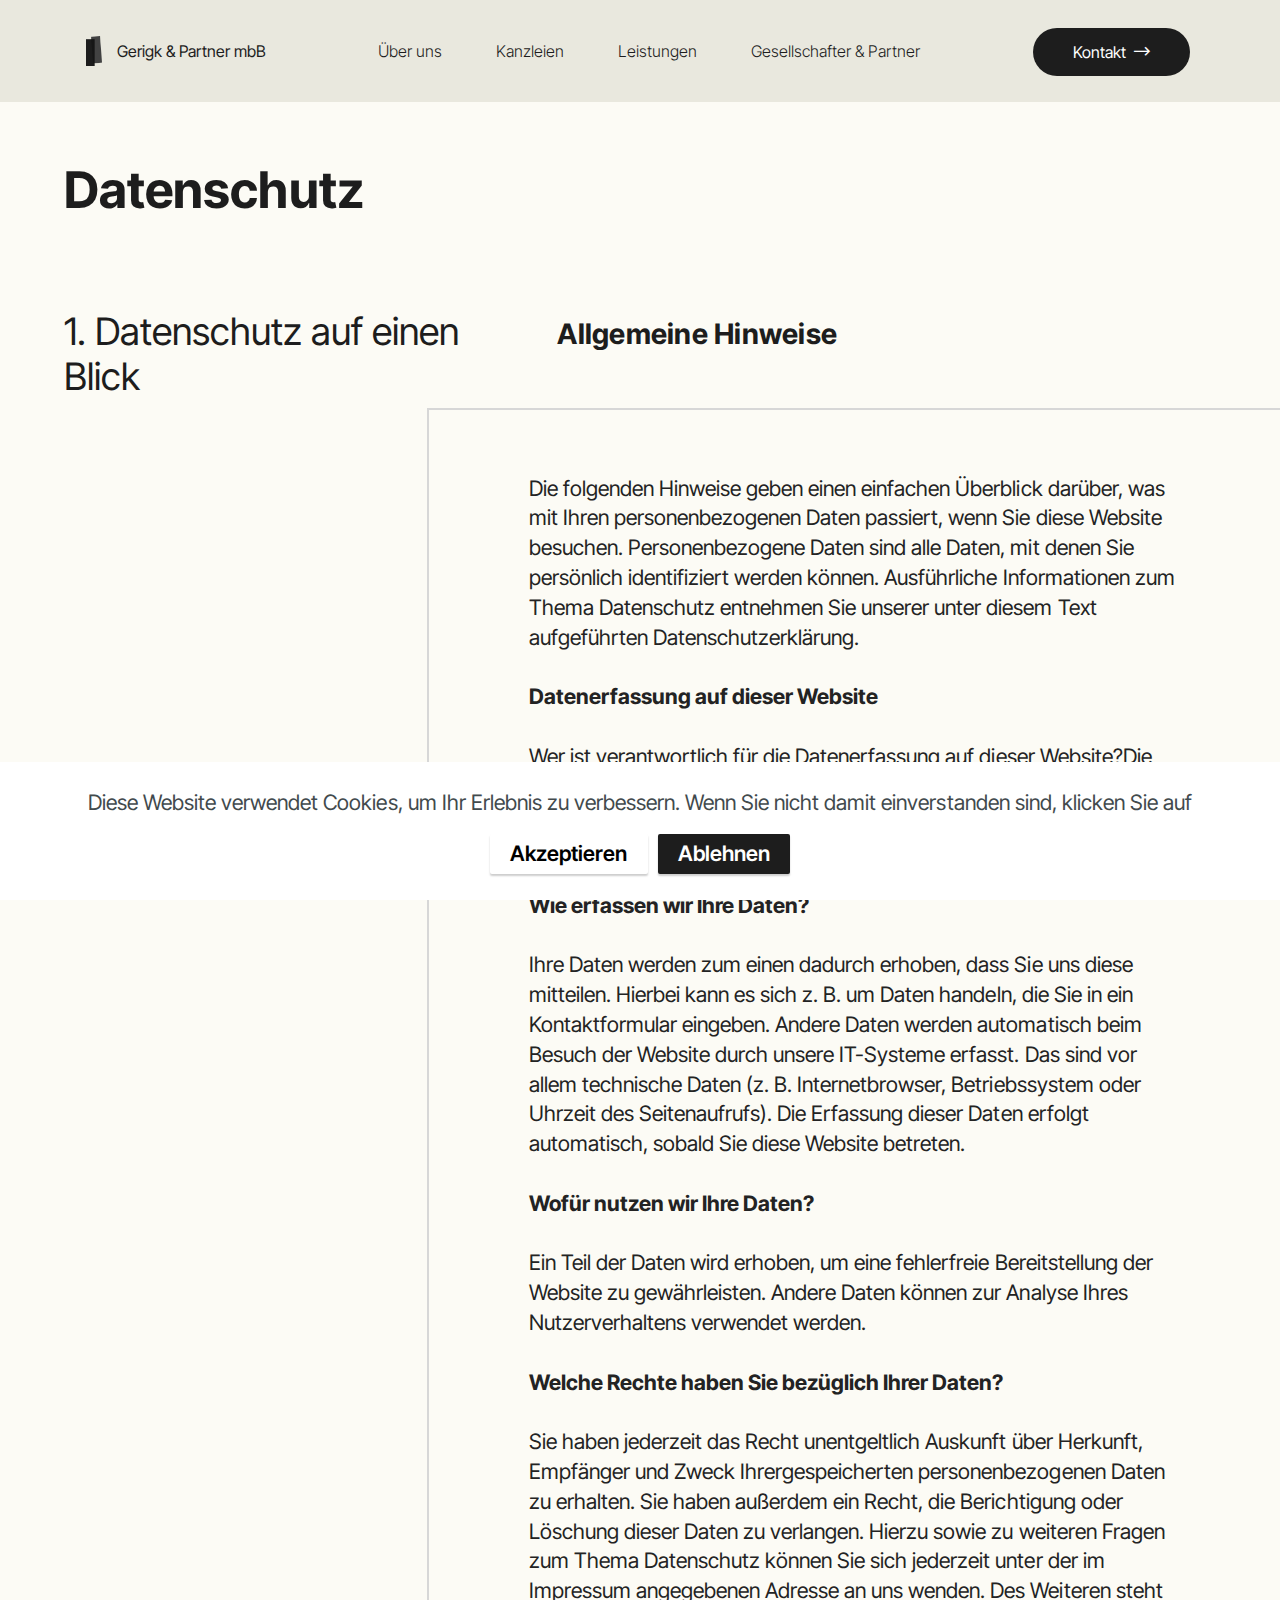
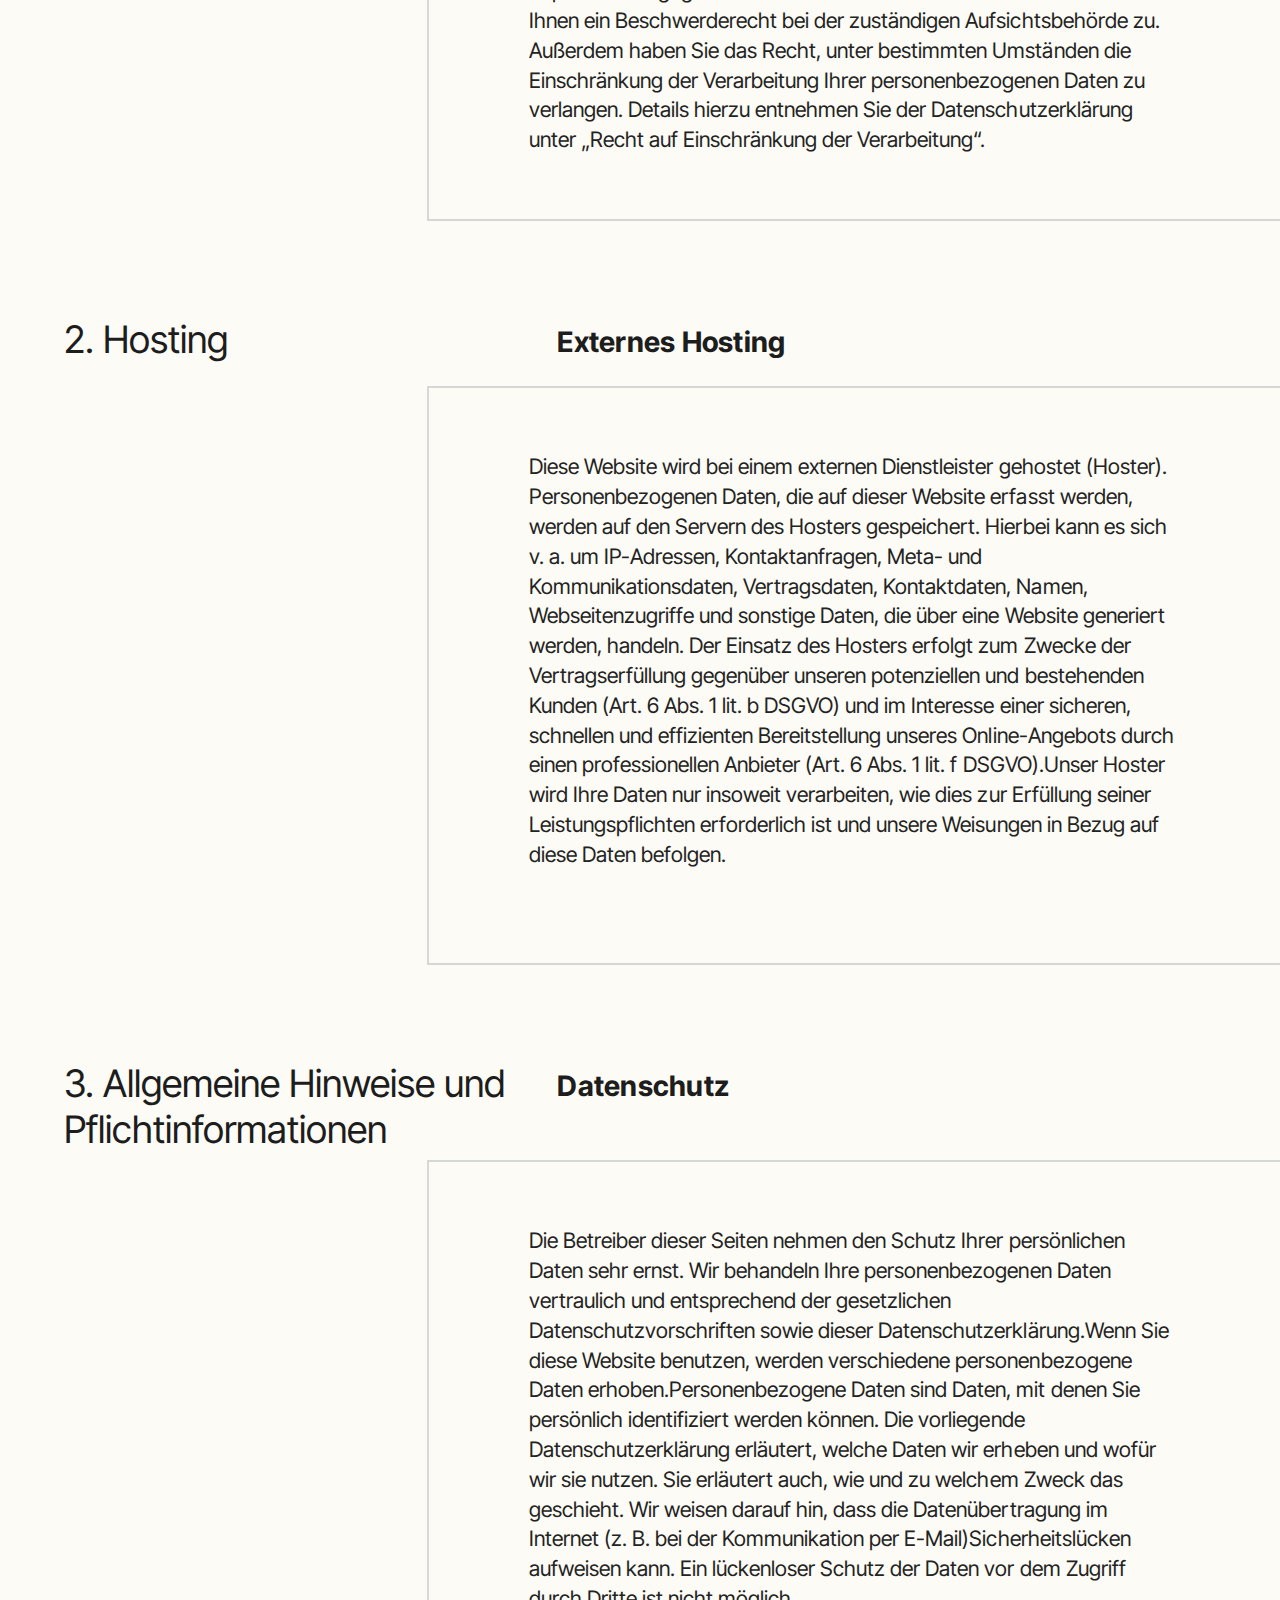
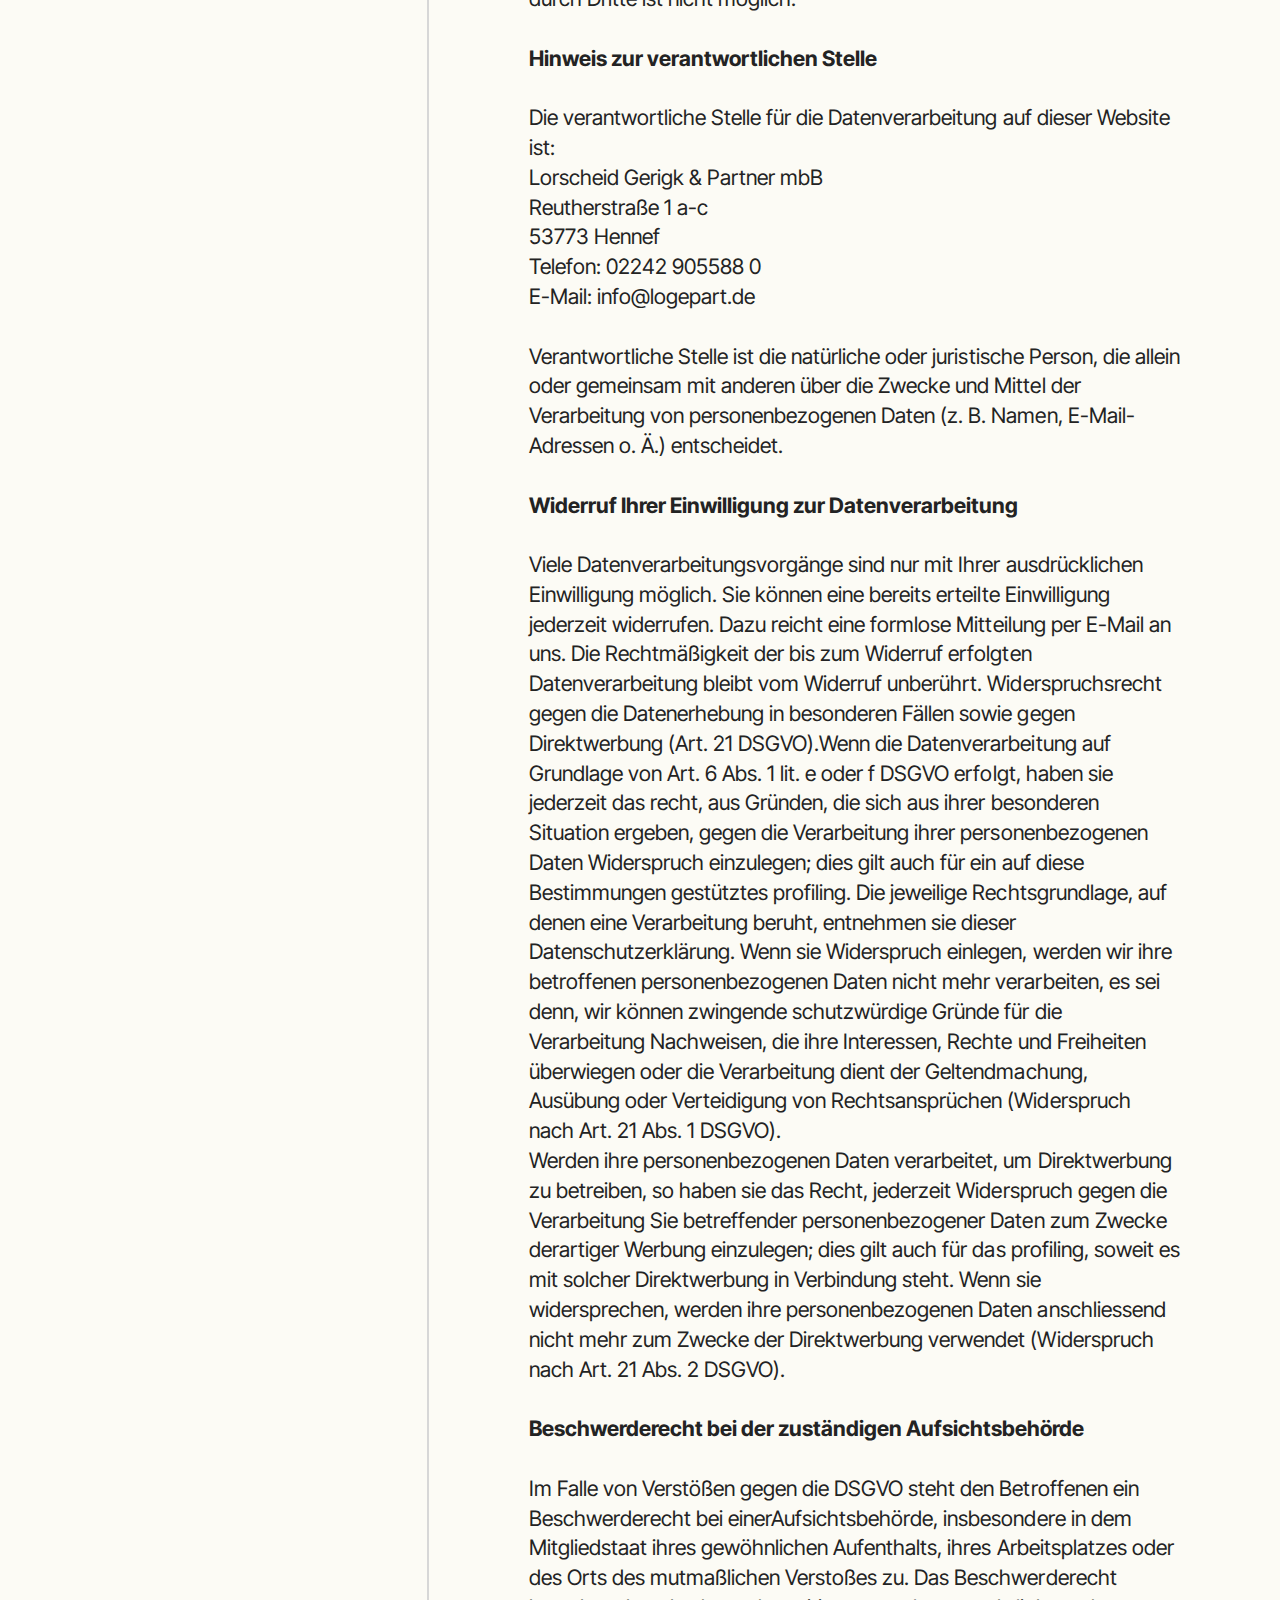
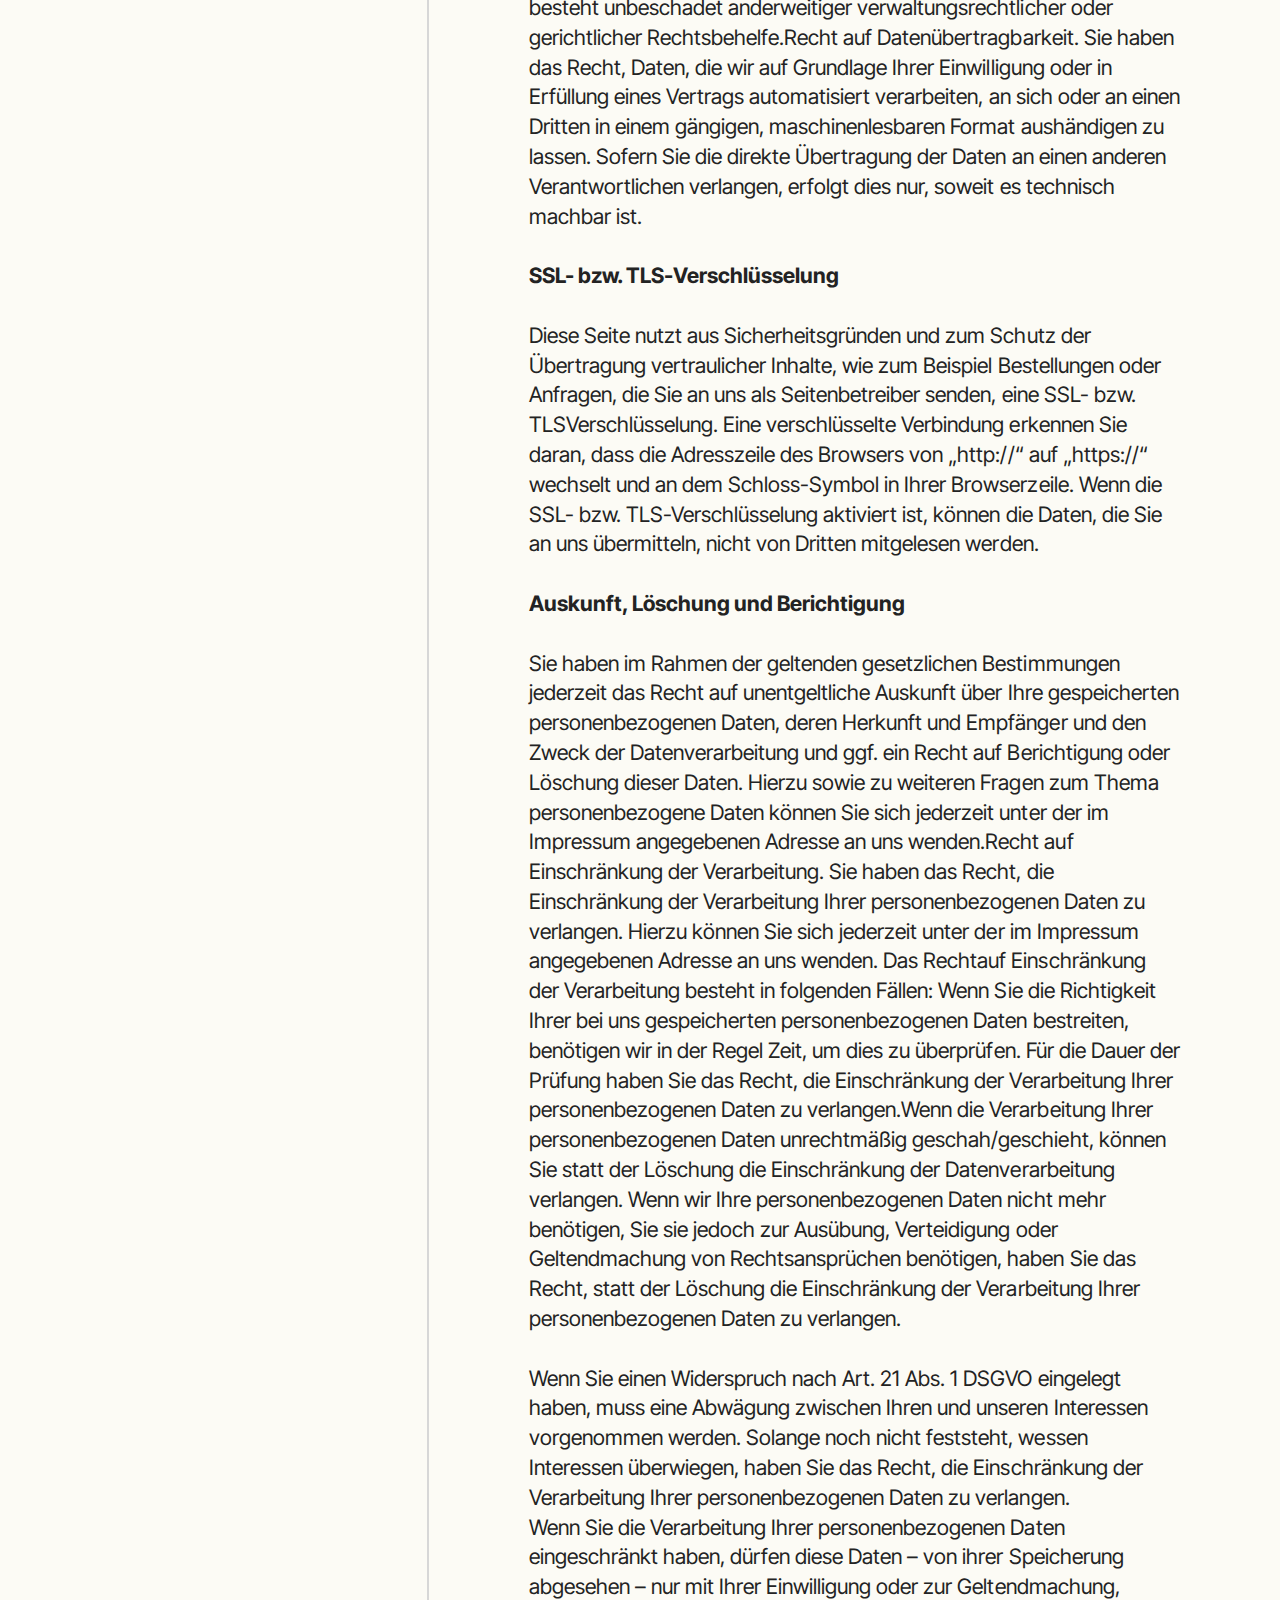
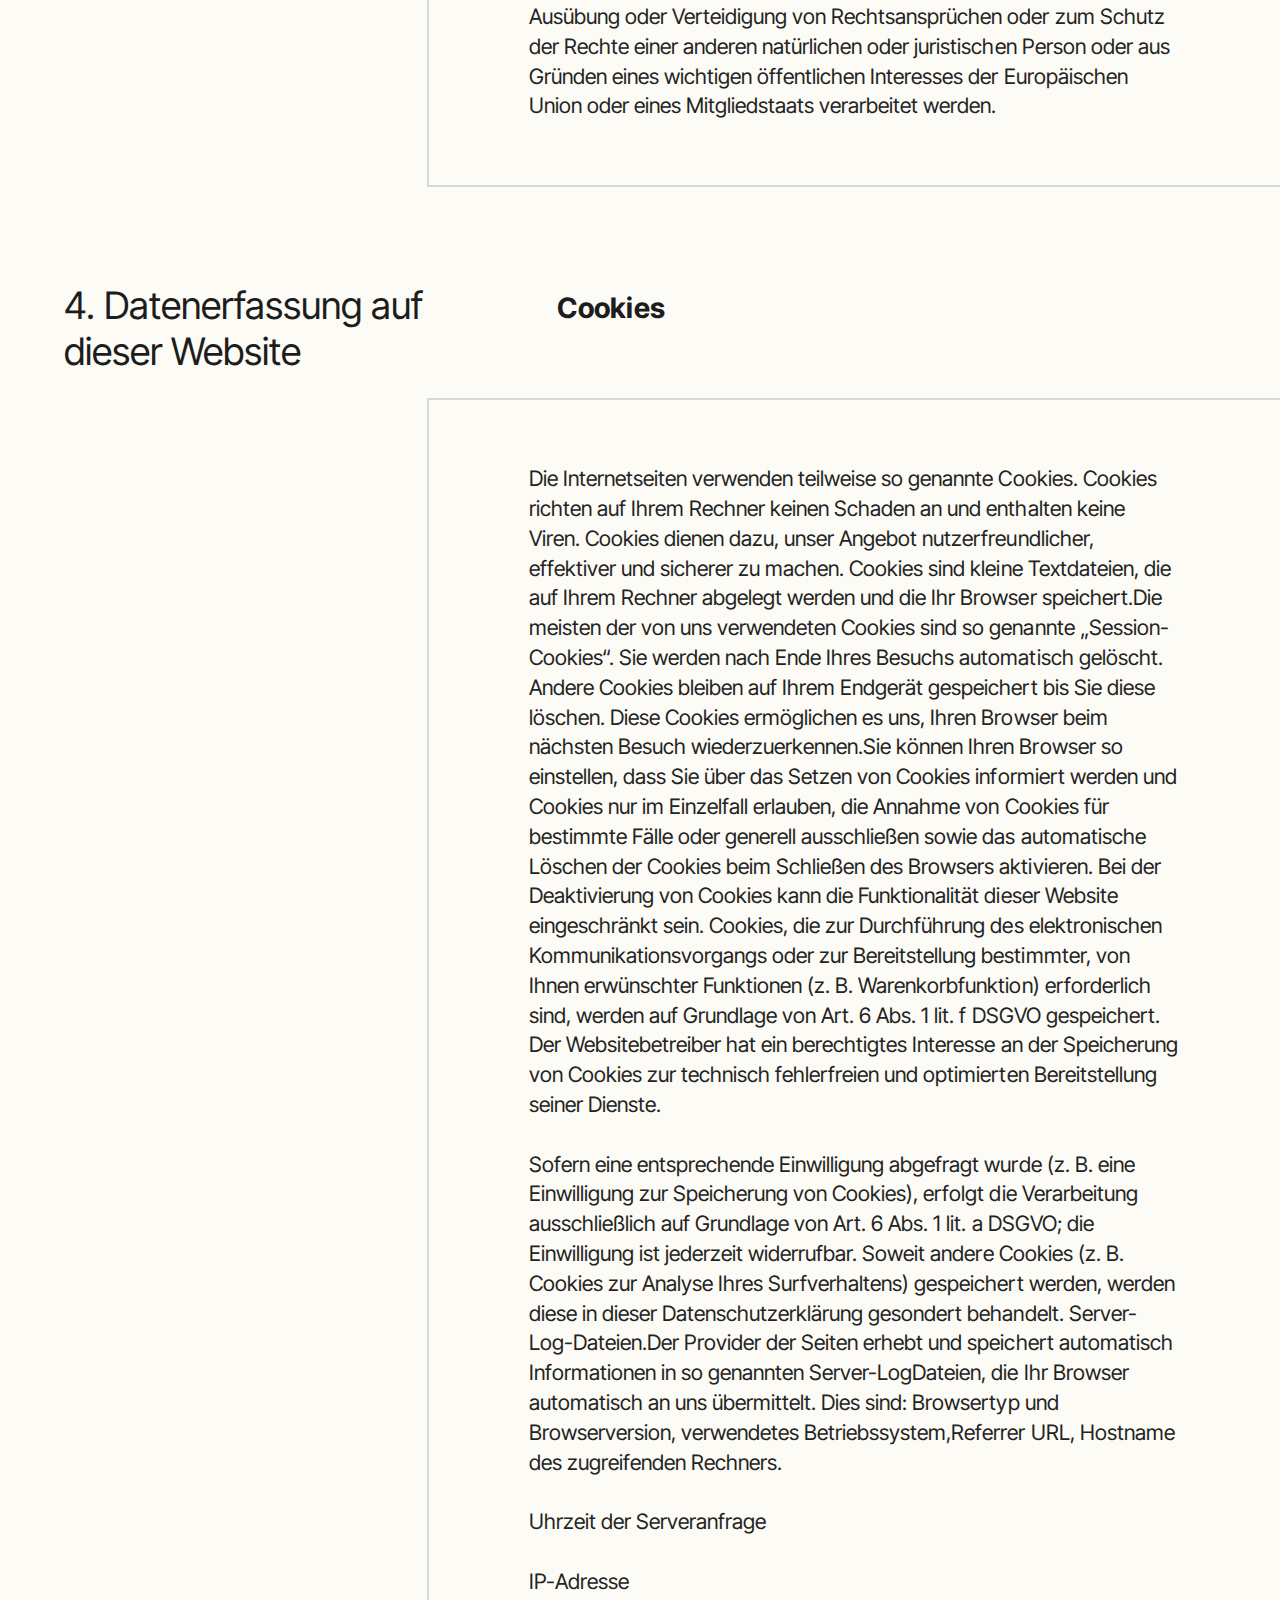
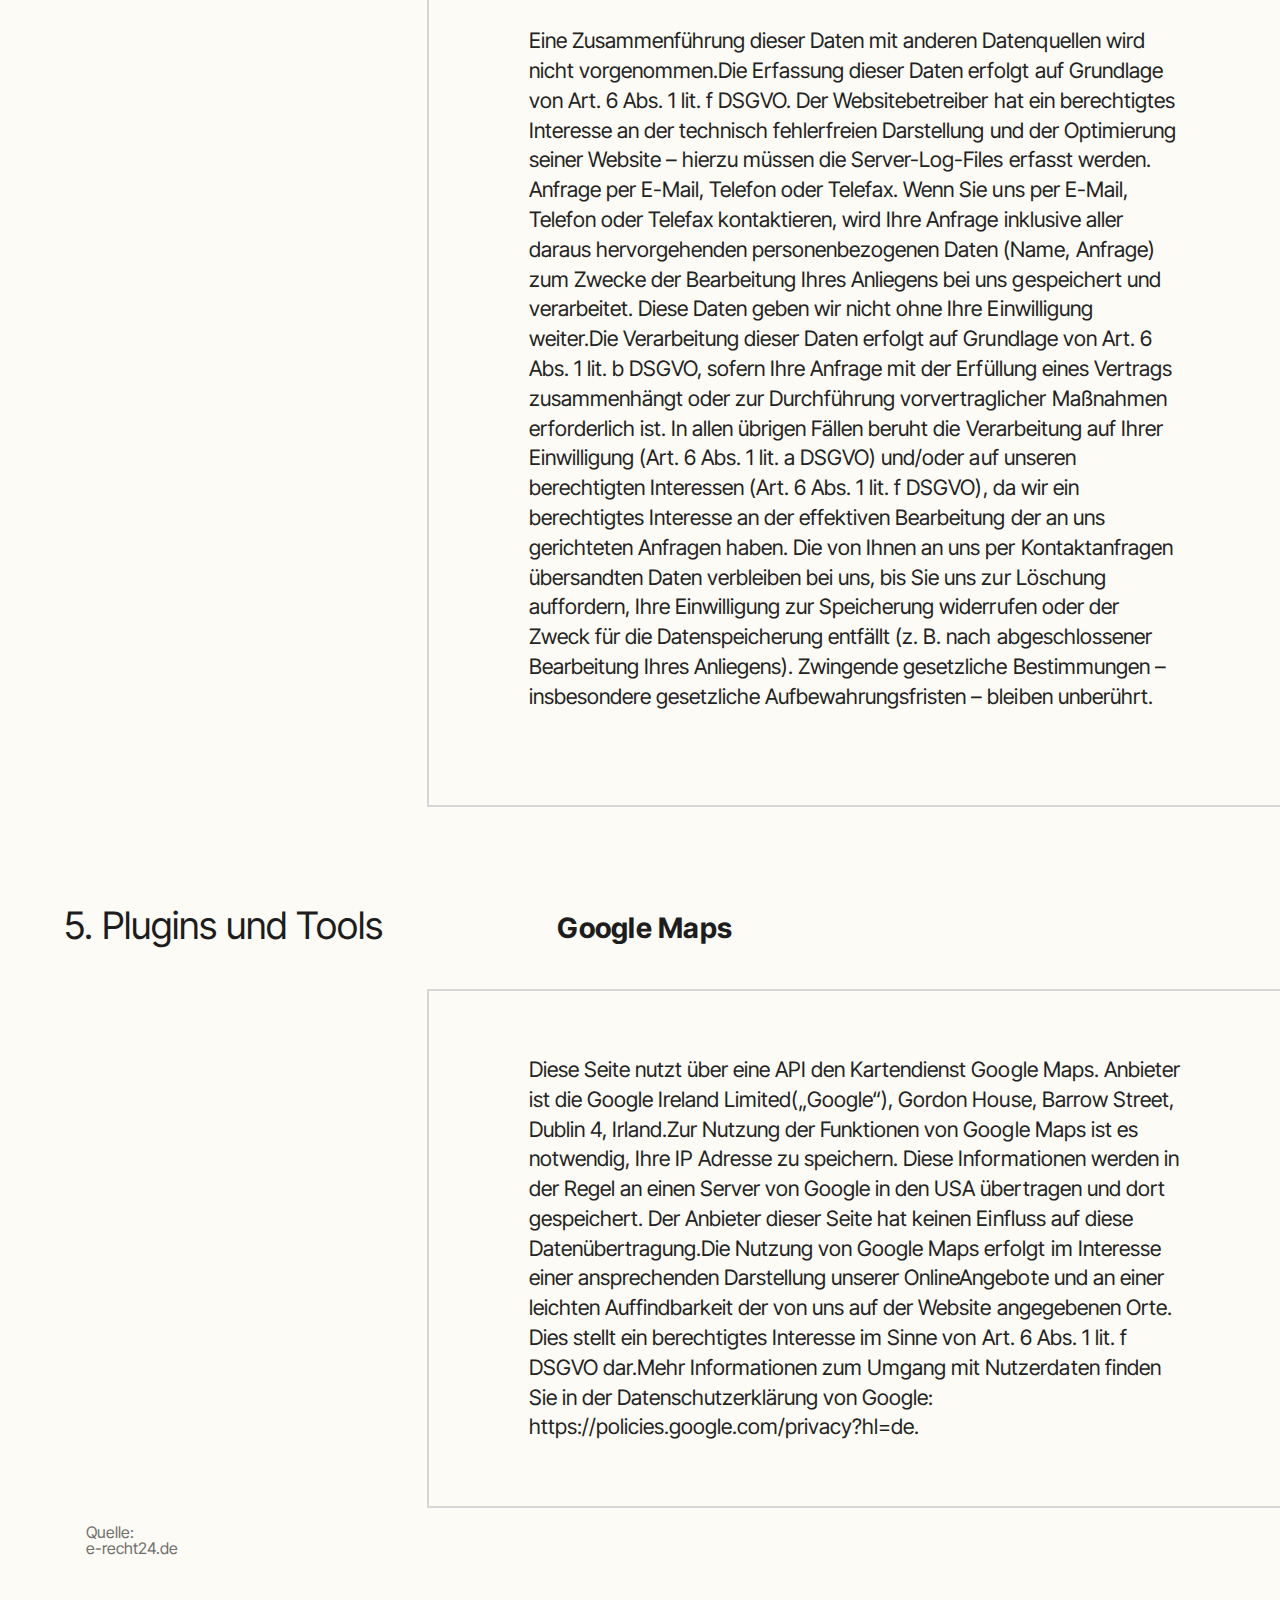
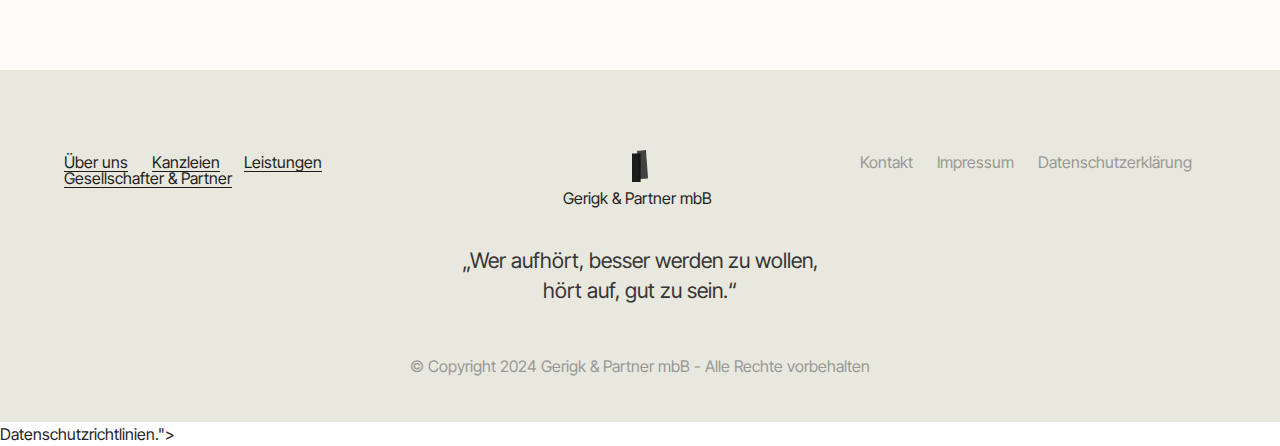
<file: datenschutz.html>
<!DOCTYPE html>
<html  lang="en">
<head>
  
  <meta charset="UTF-8">
  <meta http-equiv="X-UA-Compatible" content="IE=edge">
  
  <meta name="viewport" content="width=device-width, initial-scale=1, minimum-scale=1">
  <link rel="shortcut icon" href="assets/images/logo-60x114.png" type="image/x-icon">
  <meta name="description" content="">
  
  
  <title>Datenschutzrichtlinie</title>
  <link rel="stylesheet" href="assets/web/assets/mobirise-icons2/mobirise2.css">
  <link rel="stylesheet" href="assets/bootstrap/css/bootstrap.min.css">
  <link rel="stylesheet" href="assets/bootstrap/css/bootstrap-grid.min.css">
  <link rel="stylesheet" href="assets/bootstrap/css/bootstrap-reboot.min.css">
  <link rel="stylesheet" href="assets/dropdown/css/style.css">
  <link rel="stylesheet" href="assets/socicon/css/styles.css">
  <link rel="stylesheet" href="assets/theme/css/style.css">
  <link rel="preload" href="https://fonts.googleapis.com/css?family=Inter+Tight:100,200,300,400,500,600,700,800,900,100i,200i,300i,400i,500i,600i,700i,800i,900i&display=swap" as="style" onload="this.onload=null;this.rel='stylesheet'">
  <noscript><link rel="stylesheet" href="https://fonts.googleapis.com/css?family=Inter+Tight:100,200,300,400,500,600,700,800,900,100i,200i,300i,400i,500i,600i,700i,800i,900i&display=swap"></noscript>
  <link rel="preload" as="style" href="assets/mobirise/css/mbr-additional.css?v=c142Fc"><link rel="stylesheet" href="assets/mobirise/css/mbr-additional.css?v=c142Fc" type="text/css">

  
  <!-- Include jQuery first -->
<script type="text/plain" data-src="https://code.jquery.com/jquery-3.6.0.min.js"></script>

<!-- Include Bootstrap JavaScript after jQuery -->
<script type="text/plain" data-src="https://cdn.jsdelivr.net/npm/bootstrap@5.0.1/dist/js/bootstrap.bundle.min.js"></script>
<script type="text/plain" data-src="https://cdnjs.cloudflare.com/ajax/libs/core-js/3.19.3/minified.min.js"></script>

  
</head>
<body>
  <script type="text/plain">
    $(document).ready(function() {
        // Manually initialize any tab elements
        var triggerTabList = [].slice.call(document.querySelectorAll('bootstrap-accordion_8'))
        triggerTabList.forEach(function (triggerEl) {
            var tabTrigger = new bootstrap.Tab(triggerEl)

            triggerEl.addEventListener('click', function (event) {
                event.preventDefault()
                tabTrigger.show()
            })
        })
    });
</script>

  <section data-bs-version="5.1" class="menu menu1 advisorym5 cid-twFsxKJucs" once="menu" id="menu1-b">

    

    <nav class="navbar navbar-dropdown navbar-fixed-top navbar-expand-lg">
        <div class="menu_box container">
            <div class="navbar-brand d-flex d-lg-none">
                <span class="navbar-logo">
                    <a href="file:///Users/jan/Library/Application%20Support/Mobirise.com/Mobirise/jageb12_0040googlemail_002ecom/addons/advisorym5/components/index.html">
                        <img src="[data-uri]" alt="" loading="lazy" class="lazyload" data-src="assets/images/logo-60x114.png">
                    </a>
                </span>
                <span class="navbar-caption-wrap"><a class="navbar-caption display-4" href="file:///Users/jan/Library/Application%20Support/Mobirise.com/Mobirise/jageb12_0040googlemail_002ecom/addons/advisorym5/components/index.html">Gerigk &amp; Partner mbB 
                    </a></span>
            </div>
            <button class="navbar-toggler" type="button" data-toggle="collapse" data-bs-toggle="collapse" data-target="#navbarSupportedContent" data-bs-target="#navbarSupportedContent" aria-controls="navbarNavAltMarkup" aria-expanded="false" aria-label="Toggle navigation">
                <div class="hamburger">
                    <span></span>
                    <span></span>
                    <span></span>
                    <span></span>
                </div>
            </button>
            <div class="collapse navbar-collapse" id="navbarSupportedContent">
                <div class="navbar-brand d-none d-lg-flex">
                <span class="navbar-logo">
                    <a href="file:///Users/jan/Library/Application%20Support/Mobirise.com/Mobirise/jageb12_0040googlemail_002ecom/addons/advisorym5/components/index.html">
                        <img src="[data-uri]" alt="" loading="lazy" class="lazyload" data-src="assets/images/logo-60x114.png">
                    </a>
                </span>
                    <span class="navbar-caption-wrap"><a class="navbar-caption display-4" href="file:///Users/jan/Library/Application%20Support/Mobirise.com/Mobirise/jageb12_0040googlemail_002ecom/addons/advisorym5/components/index.html">Gerigk &amp; Partner mbB&nbsp;</a></span>
                </div>
                <ul class="navbar-nav nav-dropdown" data-app-modern-menu="true"><li class="nav-item"><a class="nav-link link text-primary display-4" href="index.html#content5-6">Über uns</a></li>
                    
                    <li class="nav-item"><a class="nav-link link text-primary display-4" href="index.html#features4-2">Kanzleien</a></li>
                    <li class="nav-item"><a class="nav-link link text-primary display-4" href="index.html#gallery2-7">Leistungen</a></li>
                    <li class="nav-item"><a class="nav-link link text-primary display-4" href="index.html#tabs1-1">Gesellschafter &amp; Partner</a></li></ul>
                

                <div class="mbr-section-btn-main" role="tablist"><a class="btn btn-primary display-4" href="index.html#form1-9">
                        <span class="mobi-mbri mobi-mbri-right mbr-iconfont mbr-iconfont-btn"></span>
                        Kontakt</a></div>
                
            </div>
        </div>
    </nav>
</section>

<section data-bs-version="5.1" class="content1 advisorym5 cid-utbFg8Hb28" id="content1-e">

    

    
    

    <div class="container-fluid">
        <div class="row">
            <div class="col-12 col-lg-5">
                <div class="subtitle-wrapper">
                    <h3 class="mbr-section-subtitle mbr-fonts-style display-1"><strong>
                        Datenschutz
                    </strong></h3>
                </div>
            </div>
            <div class="col-12 col-lg-7">
                <div class="title-wrapper">
                    
                    
                </div>
            </div>
        </div>
    </div>
</section>

<section data-bs-version="5.1" class="content1 advisorym5 cid-utbGQ1XtvO" id="content1-j">

    

    
    

    <div class="container-fluid">
        <div class="row">
            <div class="col-12 col-lg-5">
                <div class="subtitle-wrapper">
                    <h3 class="mbr-section-subtitle mbr-fonts-style display-2">1. Datenschutz auf einen Blick</h3>
                </div>
            </div>
            <div class="col-12 col-lg-7">
                <div class="title-wrapper">
                    <h2 class="mbr-section-title mbr-fonts-style display-5"><strong>Allgemeine Hinweise</strong></h2>
                    
                </div>
            </div>
        </div>
    </div>
</section>

<section data-bs-version="5.1" class="content6 advisorym5 cid-utbFeSqMI3" id="content6-d">

    

    
    

    <div class="container-fluid">
        <div class="row flex-row-reverse">
            <div class="col-12 col-lg-8 card">
                <div class="text-wrapper">
                    <p class="mbr-text mbr-fonts-style display-7">Die folgenden Hinweise geben einen einfachen Überblick darüber, was mit Ihren personenbezogenen Daten passiert, wenn Sie diese Website besuchen. Personenbezogene Daten sind alle Daten, mit denen Sie persönlich identifiziert werden können. Ausführliche Informationen zum Thema Datenschutz entnehmen Sie unserer unter diesem Text aufgeführten Datenschutzerklärung.<br><br><strong>Datenerfassung auf dieser Website<br></strong><br>Wer ist verantwortlich für die Datenerfassung auf dieser Website?Die Datenverarbeitung auf dieser Website erfolgt durch den Websitebetreiber. Dessen Kontaktdaten können Sie dem Impressum dieser Website entnehmen.<br><br><strong>Wie erfassen wir Ihre Daten?<br></strong><br>Ihre Daten werden zum einen dadurch erhoben, dass Sie uns diese mitteilen. Hierbei kann es sich z. B. um Daten handeln, die Sie in ein Kontaktformular eingeben. Andere Daten werden automatisch beim Besuch der Website durch unsere IT-Systeme erfasst. Das sind vor allem technische Daten (z. B. Internetbrowser, Betriebssystem oder Uhrzeit des Seitenaufrufs). Die Erfassung dieser Daten erfolgt automatisch, sobald Sie diese Website betreten.<br><br><strong>Wofür nutzen wir Ihre Daten?<br></strong><br>Ein Teil der Daten wird erhoben, um eine fehlerfreie Bereitstellung der Website zu gewährleisten. Andere Daten können zur Analyse Ihres Nutzerverhaltens verwendet werden.<br><br><strong>Welche Rechte haben Sie bezüglich Ihrer Daten?<br></strong><br>Sie haben jederzeit das Recht unentgeltlich Auskunft über Herkunft, Empfänger und Zweck Ihrergespeicherten personenbezogenen Daten zu erhalten. Sie haben außerdem ein Recht, die Berichtigung oder Löschung dieser Daten zu verlangen. Hierzu sowie zu weiteren Fragen zum Thema Datenschutz können Sie sich jederzeit unter der im Impressum angegebenen Adresse an uns wenden. Des Weiteren steht Ihnen ein Beschwerderecht bei der zuständigen Aufsichtsbehörde zu. Außerdem haben Sie das Recht, unter bestimmten Umständen die Einschränkung der Verarbeitung Ihrer personenbezogenen Daten zu verlangen. Details hierzu entnehmen Sie der Datenschutzerklärung unter „Recht auf Einschränkung der Verarbeitung“.</p>
                </div>
            </div>
        </div>
    </div>
</section>

<section data-bs-version="5.1" class="content1 advisorym5 cid-utbHodVBtj" id="content1-k">

    

    
    

    <div class="container-fluid">
        <div class="row">
            <div class="col-12 col-lg-5">
                <div class="subtitle-wrapper">
                    <h3 class="mbr-section-subtitle mbr-fonts-style display-2">2. Hosting</h3>
                </div>
            </div>
            <div class="col-12 col-lg-7">
                <div class="title-wrapper">
                    <h2 class="mbr-section-title mbr-fonts-style display-5"><strong>Externes Hosting</strong></h2>
                    
                </div>
            </div>
        </div>
    </div>
</section>

<section data-bs-version="5.1" class="content6 advisorym5 cid-utbGDJznNC" id="content6-i">

    

    
    

    <div class="container-fluid">
        <div class="row flex-row-reverse">
            <div class="col-12 col-lg-8 card">
                <div class="text-wrapper">
                    <p class="mbr-text mbr-fonts-style display-7">Diese Website wird bei einem externen Dienstleister gehostet (Hoster). Personenbezogenen Daten, die auf dieser Website erfasst werden, werden auf den Servern des Hosters gespeichert. Hierbei kann es sich v. a. um IP-Adressen, Kontaktanfragen, Meta- und Kommunikationsdaten, Vertragsdaten, Kontaktdaten, Namen, Webseitenzugriffe und sonstige Daten, die über eine Website generiert werden, handeln. Der Einsatz des Hosters erfolgt zum Zwecke der Vertragserfüllung gegenüber unseren potenziellen und bestehenden Kunden (Art. 6 Abs. 1 lit. b DSGVO) und im Interesse einer sicheren, schnellen und effizienten Bereitstellung unseres Online-Angebots durch einen professionellen Anbieter (Art. 6 Abs. 1 lit. f DSGVO).Unser Hoster wird Ihre Daten nur insoweit verarbeiten, wie dies zur Erfüllung seiner Leistungspflichten erforderlich ist und unsere Weisungen in Bezug auf diese Daten befolgen.<br><br></p>
                </div>
            </div>
        </div>
    </div>
</section>

<section data-bs-version="5.1" class="content1 advisorym5 cid-utbHAJ3k52" id="content1-l">

    

    
    

    <div class="container-fluid">
        <div class="row">
            <div class="col-12 col-lg-5">
                <div class="subtitle-wrapper">
                    <h3 class="mbr-section-subtitle mbr-fonts-style display-2">3. Allgemeine Hinweise und Pflichtinformationen</h3>
                </div>
            </div>
            <div class="col-12 col-lg-7">
                <div class="title-wrapper">
                    <h2 class="mbr-section-title mbr-fonts-style display-5"><strong>Datenschutz</strong></h2>
                    
                </div>
            </div>
        </div>
    </div>
</section>

<section data-bs-version="5.1" class="content6 advisorym5 cid-utbHBJ8ybF" id="content6-m">

    

    
    

    <div class="container-fluid">
        <div class="row flex-row-reverse">
            <div class="col-12 col-lg-8 card">
                <div class="text-wrapper">
                    <p class="mbr-text mbr-fonts-style display-7">Die Betreiber dieser Seiten nehmen den Schutz Ihrer persönlichen Daten sehr ernst. Wir behandeln Ihre personenbezogenen Daten vertraulich und entsprechend der gesetzlichen Datenschutzvorschriften sowie dieser Datenschutzerklärung.Wenn Sie diese Website benutzen, werden verschiedene personenbezogene Daten erhoben.Personenbezogene Daten sind Daten, mit denen Sie persönlich identifiziert werden können. Die vorliegende Datenschutzerklärung erläutert, welche Daten wir erheben und wofür wir sie nutzen. Sie erläutert auch, wie und zu welchem Zweck das geschieht. Wir weisen darauf hin, dass die Datenübertragung im Internet (z. B. bei der Kommunikation per E-Mail)Sicherheitslücken aufweisen kann. Ein lückenloser Schutz der Daten vor dem Zugriff durch Dritte ist nicht möglich.<br><br><strong>Hinweis zur verantwortlichen Stelle<br></strong><br>Die verantwortliche Stelle für die Datenverarbeitung auf dieser Website ist:                <br>Lorscheid Gerigk &amp; Partner mbB<br>Reutherstraße 1 a-c<br>53773 Hennef<br>Telefon: 02242 905588 0<br>E-Mail: info@logepart.de<br><br>Verantwortliche Stelle ist die natürliche oder juristische Person, die allein oder gemeinsam mit anderen über die Zwecke und Mittel der Verarbeitung von personenbezogenen Daten (z. B. Namen, E-Mail-Adressen o. Ä.) entscheidet.<br><br><strong>Widerruf Ihrer Einwilligung zur Datenverarbeitung<br></strong><br>Viele Datenverarbeitungsvorgänge sind nur mit Ihrer ausdrücklichen Einwilligung möglich. Sie können eine bereits erteilte Einwilligung jederzeit widerrufen. Dazu reicht eine formlose Mitteilung per E-Mail an uns. Die Rechtmäßigkeit der bis zum Widerruf erfolgten Datenverarbeitung bleibt vom Widerruf unberührt. Widerspruchsrecht gegen die Datenerhebung in besonderen Fällen sowie gegen Direktwerbung (Art. 21 DSGVO).Wenn die Datenverarbeitung auf Grundlage von Art. 6 Abs. 1 lit. e oder f DSGVO erfolgt, haben sie jederzeit das recht, aus Gründen, die sich aus ihrer besonderen Situation ergeben, gegen die Verarbeitung ihrer personenbezogenen Daten Widerspruch einzulegen; dies gilt auch für ein auf diese Bestimmungen gestütztes profiling. Die jeweilige Rechtsgrundlage, auf denen eine Verarbeitung beruht, entnehmen sie dieser Datenschutzerklärung. Wenn sie Widerspruch einlegen, werden wir ihre betroffenen personenbezogenen Daten nicht mehr verarbeiten, es sei denn, wir können zwingende schutzwürdige Gründe für die Verarbeitung Nachweisen, die ihre Interessen, Rechte und Freiheiten überwiegen oder die Verarbeitung dient der Geltendmachung, Ausübung oder Verteidigung von Rechtsansprüchen (Widerspruch nach Art. 21 Abs. 1 DSGVO).<br>Werden ihre personenbezogenen Daten verarbeitet, um Direktwerbung zu betreiben, so haben sie das Recht, jederzeit Widerspruch gegen die Verarbeitung Sie betreffender personenbezogener Daten zum Zwecke derartiger Werbung einzulegen; dies gilt auch für das profiling, soweit es mit solcher Direktwerbung in Verbindung steht. Wenn sie widersprechen, werden ihre personenbezogenen Daten anschliessend nicht mehr zum Zwecke der Direktwerbung verwendet (Widerspruch nach Art. 21 Abs. 2 DSGVO).<br><br><strong>Beschwerderecht bei der zuständigen Aufsichtsbehörde<br></strong><br>Im Falle von Verstößen gegen die DSGVO steht den Betroffenen ein Beschwerderecht bei einerAufsichtsbehörde, insbesondere in dem Mitgliedstaat ihres gewöhnlichen Aufenthalts, ihres Arbeitsplatzes oder des Orts des mutmaßlichen Verstoßes zu. Das Beschwerderecht besteht unbeschadet anderweitiger verwaltungsrechtlicher oder gerichtlicher Rechtsbehelfe.Recht auf Datenübertragbarkeit. Sie haben das Recht, Daten, die wir auf Grundlage Ihrer Einwilligung oder in Erfüllung eines Vertrags automatisiert verarbeiten, an sich oder an einen Dritten in einem gängigen, maschinenlesbaren Format aushändigen zu lassen. Sofern Sie die direkte Übertragung der Daten an einen anderen Verantwortlichen verlangen, erfolgt dies nur, soweit es technisch machbar ist.<br><br><strong>SSL- bzw. TLS-Verschlüsselung<br></strong><br>Diese Seite nutzt aus Sicherheitsgründen und zum Schutz der Übertragung vertraulicher Inhalte, wie zum Beispiel Bestellungen oder Anfragen, die Sie an uns als Seitenbetreiber senden, eine SSL- bzw. TLSVerschlüsselung. Eine verschlüsselte Verbindung erkennen Sie daran, dass die Adresszeile des Browsers von „http://“ auf „https://“ wechselt und an dem Schloss-Symbol in Ihrer Browserzeile. Wenn die SSL- bzw. TLS-Verschlüsselung aktiviert ist, können die Daten, die Sie an uns übermitteln, nicht von Dritten mitgelesen werden.<br><br><strong>Auskunft, Löschung und Berichtigung<br></strong><br>Sie haben im Rahmen der geltenden gesetzlichen Bestimmungen jederzeit das Recht auf unentgeltliche Auskunft über Ihre gespeicherten personenbezogenen Daten, deren Herkunft und Empfänger und den Zweck der Datenverarbeitung und ggf. ein Recht auf Berichtigung oder Löschung dieser Daten. Hierzu sowie zu weiteren Fragen zum Thema personenbezogene Daten können Sie sich jederzeit unter der im Impressum angegebenen Adresse an uns wenden.Recht auf Einschränkung der Verarbeitung. Sie haben das Recht, die Einschränkung der Verarbeitung Ihrer personenbezogenen Daten zu verlangen. Hierzu können Sie sich jederzeit unter der im Impressum angegebenen Adresse an uns wenden. Das Rechtauf Einschränkung der Verarbeitung besteht in folgenden Fällen: Wenn Sie die Richtigkeit Ihrer bei uns gespeicherten personenbezogenen Daten bestreiten, benötigen wir in der Regel Zeit, um dies zu überprüfen. Für die Dauer der Prüfung haben Sie das Recht, die Einschränkung der Verarbeitung Ihrer personenbezogenen Daten zu verlangen.Wenn die Verarbeitung Ihrer personenbezogenen Daten unrechtmäßig geschah/geschieht, können Sie statt der Löschung die Einschränkung der Datenverarbeitung verlangen. Wenn wir Ihre personenbezogenen Daten nicht mehr benötigen, Sie sie jedoch zur Ausübung, Verteidigung oder Geltendmachung von Rechtsansprüchen benötigen, haben Sie das Recht, statt der Löschung die Einschränkung der Verarbeitung Ihrer personenbezogenen Daten zu verlangen.<br><br>Wenn Sie einen Widerspruch nach Art. 21 Abs. 1 DSGVO eingelegt haben, muss eine Abwägung zwischen Ihren und unseren Interessen vorgenommen werden. Solange noch nicht feststeht, wessen Interessen überwiegen, haben Sie das Recht, die Einschränkung der Verarbeitung Ihrer personenbezogenen Daten zu verlangen.<br>Wenn Sie die Verarbeitung Ihrer personenbezogenen Daten eingeschränkt haben, dürfen diese Daten – von ihrer Speicherung abgesehen – nur mit Ihrer Einwilligung oder zur Geltendmachung, Ausübung oder Verteidigung von Rechtsansprüchen oder zum Schutz der Rechte einer anderen natürlichen oder juristischen Person oder aus Gründen eines wichtigen öffentlichen Interesses der Europäischen Union oder eines Mitgliedstaats verarbeitet werden.<br></p>
                </div>
            </div>
        </div>
    </div>
</section>

<section data-bs-version="5.1" class="content1 advisorym5 cid-utbHUb6Sox" id="content1-o">

    

    
    

    <div class="container-fluid">
        <div class="row">
            <div class="col-12 col-lg-5">
                <div class="subtitle-wrapper">
                    <h3 class="mbr-section-subtitle mbr-fonts-style display-2">4. Datenerfassung auf dieser Website</h3>
                </div>
            </div>
            <div class="col-12 col-lg-7">
                <div class="title-wrapper">
                    <h2 class="mbr-section-title mbr-fonts-style display-5"><strong>Cookies</strong></h2>
                    
                </div>
            </div>
        </div>
    </div>
</section>

<section data-bs-version="5.1" class="content6 advisorym5 cid-utbHW3EHv2" id="content6-p">

    

    
    

    <div class="container-fluid">
        <div class="row flex-row-reverse">
            <div class="col-12 col-lg-8 card">
                <div class="text-wrapper">
                    <p class="mbr-text mbr-fonts-style display-7">Die Internetseiten verwenden teilweise so genannte Cookies. Cookies richten auf Ihrem Rechner keinen Schaden an und enthalten keine Viren. Cookies dienen dazu, unser Angebot nutzerfreundlicher, effektiver und sicherer zu machen. Cookies sind kleine Textdateien, die auf Ihrem Rechner abgelegt werden und die Ihr Browser speichert.Die meisten der von uns verwendeten Cookies sind so genannte „Session-Cookies“. Sie werden nach Ende Ihres Besuchs automatisch gelöscht. Andere Cookies bleiben auf Ihrem Endgerät gespeichert bis Sie diese löschen. Diese Cookies ermöglichen es uns, Ihren Browser beim nächsten Besuch wiederzuerkennen.Sie können Ihren Browser so einstellen, dass Sie über das Setzen von Cookies informiert werden und Cookies nur im Einzelfall erlauben, die Annahme von Cookies für bestimmte Fälle oder generell ausschließen sowie das automatische Löschen der Cookies beim Schließen des Browsers aktivieren. Bei der Deaktivierung von Cookies kann die Funktionalität dieser Website eingeschränkt sein. Cookies, die zur Durchführung des elektronischen Kommunikationsvorgangs oder zur Bereitstellung bestimmter, von Ihnen erwünschter Funktionen (z. B. Warenkorbfunktion) erforderlich sind, werden auf Grundlage von Art. 6 Abs. 1 lit. f DSGVO gespeichert. Der Websitebetreiber hat ein berechtigtes Interesse an der Speicherung von Cookies zur technisch fehlerfreien und optimierten Bereitstellung seiner Dienste.<br><br>Sofern eine entsprechende Einwilligung abgefragt wurde (z. B. eine Einwilligung zur Speicherung von Cookies), erfolgt die Verarbeitung ausschließlich auf Grundlage von Art. 6 Abs. 1 lit. a DSGVO; die Einwilligung ist jederzeit widerrufbar. Soweit andere Cookies (z. B. Cookies zur Analyse Ihres Surfverhaltens) gespeichert werden, werden diese in dieser Datenschutzerklärung gesondert behandelt. Server-Log-Dateien.Der Provider der Seiten erhebt und speichert automatisch Informationen in so genannten Server-LogDateien, die Ihr Browser automatisch an uns übermittelt. Dies sind: Browsertyp und Browserversion, verwendetes Betriebssystem,Referrer URL, Hostname des zugreifenden Rechners.<br><br>Uhrzeit der Serveranfrage<br><br>IP-Adresse<br><br>Eine Zusammenführung dieser Daten mit anderen Datenquellen wird nicht vorgenommen.Die Erfassung dieser Daten erfolgt auf Grundlage von Art. 6 Abs. 1 lit. f DSGVO. Der Websitebetreiber hat ein berechtigtes Interesse an der technisch fehlerfreien Darstellung und der Optimierung seiner Website – hierzu müssen die Server-Log-Files erfasst werden. Anfrage per E-Mail, Telefon oder Telefax. Wenn Sie uns per E-Mail, Telefon oder Telefax kontaktieren, wird Ihre Anfrage inklusive aller daraus hervorgehenden personenbezogenen Daten (Name, Anfrage) zum Zwecke der Bearbeitung Ihres Anliegens bei uns gespeichert und verarbeitet. Diese Daten geben wir nicht ohne Ihre Einwilligung weiter.Die Verarbeitung dieser Daten erfolgt auf Grundlage von Art. 6 Abs. 1 lit. b DSGVO, sofern Ihre Anfrage mit der Erfüllung eines Vertrags zusammenhängt oder zur Durchführung vorvertraglicher Maßnahmen erforderlich ist. In allen übrigen Fällen beruht die Verarbeitung auf Ihrer Einwilligung (Art. 6 Abs. 1 lit. a DSGVO) und/oder auf unseren berechtigten Interessen (Art. 6 Abs. 1 lit. f DSGVO), da wir ein berechtigtes Interesse an der effektiven Bearbeitung der an uns gerichteten Anfragen haben. Die von Ihnen an uns per Kontaktanfragen übersandten Daten verbleiben bei uns, bis Sie uns zur Löschung auffordern, Ihre Einwilligung zur Speicherung widerrufen oder der Zweck für die Datenspeicherung entfällt (z. B. nach abgeschlossener Bearbeitung Ihres Anliegens). Zwingende gesetzliche Bestimmungen – insbesondere gesetzliche Aufbewahrungsfristen – bleiben unberührt.<br><br></p>
                </div>
            </div>
        </div>
    </div>
</section>

<section data-bs-version="5.1" class="content1 advisorym5 cid-utbHJGPzwK" id="content1-n">

    

    
    

    <div class="container-fluid">
        <div class="row">
            <div class="col-12 col-lg-5">
                <div class="subtitle-wrapper">
                    <h3 class="mbr-section-subtitle mbr-fonts-style display-2">5. Plugins und Tools</h3>
                </div>
            </div>
            <div class="col-12 col-lg-7">
                <div class="title-wrapper">
                    <h2 class="mbr-section-title mbr-fonts-style display-5"><strong>Google Maps</strong></h2>
                    
                </div>
            </div>
        </div>
    </div>
</section>

<section data-bs-version="5.1" class="content6 advisorym5 cid-utbI9STYPG" id="content6-q">

    

    
    

    <div class="container-fluid">
        <div class="row flex-row-reverse">
            <div class="col-12 col-lg-8 card">
                <div class="text-wrapper">
                    <p class="mbr-text mbr-fonts-style display-7">Diese Seite nutzt über eine API den Kartendienst Google Maps. Anbieter ist die Google Ireland Limited(„Google“), Gordon House, Barrow Street, Dublin 4, Irland.Zur Nutzung der Funktionen von Google Maps ist es notwendig, Ihre IP Adresse zu speichern. Diese Informationen werden in der Regel an einen Server von Google in den USA übertragen und dort gespeichert. Der Anbieter dieser Seite hat keinen Einfluss auf diese Datenübertragung.Die Nutzung von Google Maps erfolgt im Interesse einer ansprechenden Darstellung unserer OnlineAngebote und an einer leichten Auffindbarkeit der von uns auf der Website angegebenen Orte. Dies stellt ein berechtigtes Interesse im Sinne von Art. 6 Abs. 1 lit. f DSGVO dar.Mehr Informationen zum Umgang mit Nutzerdaten finden Sie in der Datenschutzerklärung von Google: https://policies.google.com/privacy?hl=de.<br></p>
                </div>
            </div>
        </div>
    </div>
</section>

<section data-bs-version="5.1" class="header1 advisorym5 cid-utbIt3IoKi" id="header1-r">
    

    
    

    <div class="container">
        <div class="row">
            <div class="col-12">
                <div class="title-wrapper">
                    
                    <p class="mbr-text mbr-fonts-style display-4">Quelle:<br>e-recht24.de</p>
                    
                </div>
            </div>
        </div>
    </div>
</section>

<section data-bs-version="5.1" class="footer1 advisorym5 cid-twFuhd4vAg" once="footers" id="footer1-c">

    

    
    

    <div class="container-fluid">
        <div class="row">
            <div class="col-12 col-lg-5 card">
                <div class="list-wrapper">
                    <ul class="list mbr-fonts-style display-4">
                        <li class="item-wrap"><a href="index.html#content5-6" class="text-primary">Über uns</a></li><a href="index.html#content5-6" class="text-primary">
                        </a><li class="item-wrap"><a href="index.html#features4-2" class="text-primary">Kanzleien</a></li><li class="item-wrap"><a href="index.html#gallery2-7" class="text-primary">Leistungen</a></li>
                        <li class="item-wrap"><a href="index.html#header1-6" class="text-primary">Gesellschafter &amp; Partner</a></li>
                    </ul>
                </div>
            </div>
            <div class="col-12 col-lg-2 card">
                <div class="logo-wrap">
                    <img src="[data-uri]" alt="" loading="lazy" class="lazyload" data-src="assets/images/logo-60x114.png">
                </div>
                <h4 class="mbr-section-title mbr-fonts-style display-4">Gerigk &amp; Partner mbB&nbsp;</h4>
            </div>
            <div class="col-12 col-lg-5 card">
                <div class="list-wrapper_2">
                    <ul class="list_2 mbr-fonts-style display-4">
                        <li class="item-wrap">Kontakt</li>
                        <li class="item-wrap">Impressum</li>
                        <li class="item-wrap">Datenschutzerklärung</li>
                    </ul>
                </div>
            </div>
            <div class="col-12">
                <div class="text-wrapper">
                    <p class="mbr-text mbr-fonts-style display-7">„Wer aufhört, besser werden zu wollen,<br>hört auf, gut zu sein.“<br><br></p>
                </div>
                <div class="copy-wrapper">
                    <p class="copyright mbr-fonts-style display-4">
                        © Copyright 2024 Gerigk &amp; Partner mbB  - Alle Rechte vorbehalten</p>
                </div>
            </div>
        </div>
    </div>
</section>


<script type="text/plain" data-src="assets/bootstrap/js/bootstrap.bundle.min.js"></script>
<script src="assets/web/assets/cookies-alert-plugin/cookies-alert-core.js"></script>
<script src="assets/web/assets/cookies-alert-plugin/cookies-alert-script.js"></script>
<script type="text/plain" data-src="assets/smoothscroll/smooth-scroll.js"></script>
<script type="text/plain" data-src="assets/ytplayer/index.js"></script>
<script type="text/plain" data-src="assets/dropdown/js/navbar-dropdown.js"></script>
<script type="text/plain" data-src="assets/theme/js/script.js"></script>

  
  
<input name="cookieData" type="hidden" data-cookie-cookiesalerttype="2" data-cookie-customdialogselector="null" data-cookie-colortext="#424a4d" data-cookie-colorbg="rgb(255, 255, 255)" data-cookie-opacityoverlay="0" data-cookie-bgopacity="100" data-cookie-textbutton="Ablehnen" data-cookie-rejecttext="Akzeptieren" data-cookie-colorbutton="#1d1d1d" data-cookie-rejectcolor="#ffffff" data-cookie-colorlink="#424a4d" data-cookie-underlinelink="true" data-cookie-text="Diese Website verwendet Cookies, um Ihr Erlebnis zu verbessern. Wenn Sie nicht damit einverstanden sind, klicken Sie auf " ablehnen".="" mehr="" informationen="" finden="" sie="" in="" den="" <a="" href="datenschutzrichtlinie.html">Datenschutzrichtlinien."&gt;
  <script>"use strict";if("loading"in HTMLImageElement.prototype){document.querySelectorAll('img[loading="lazy"]').forEach(e=>{e.src=e.dataset.src;if(e.getAttribute("style")){e.setAttribute("data-temp-style",e.getAttribute("style"))};if(e.getAttribute("data-aspectratio")){e.style.paddingTop=100*e.getAttribute("data-aspectratio")+"%";e.style.height=0;}e.onload=function(){if(e.getAttribute("data-temp-style")){e.setAttribute("style", e.getAttribute("data-temp-style"))}else{e.removeAttribute("style")};e.removeAttribute("data-temp-style")}})}else{const e=document.createElement("script");e.src="https://cdnjs.cloudflare.com/ajax/libs/lazysizes/5.1.2/lazysizes.min.js";document.body.appendChild(e)}</script>
</body>
</html>
</file>
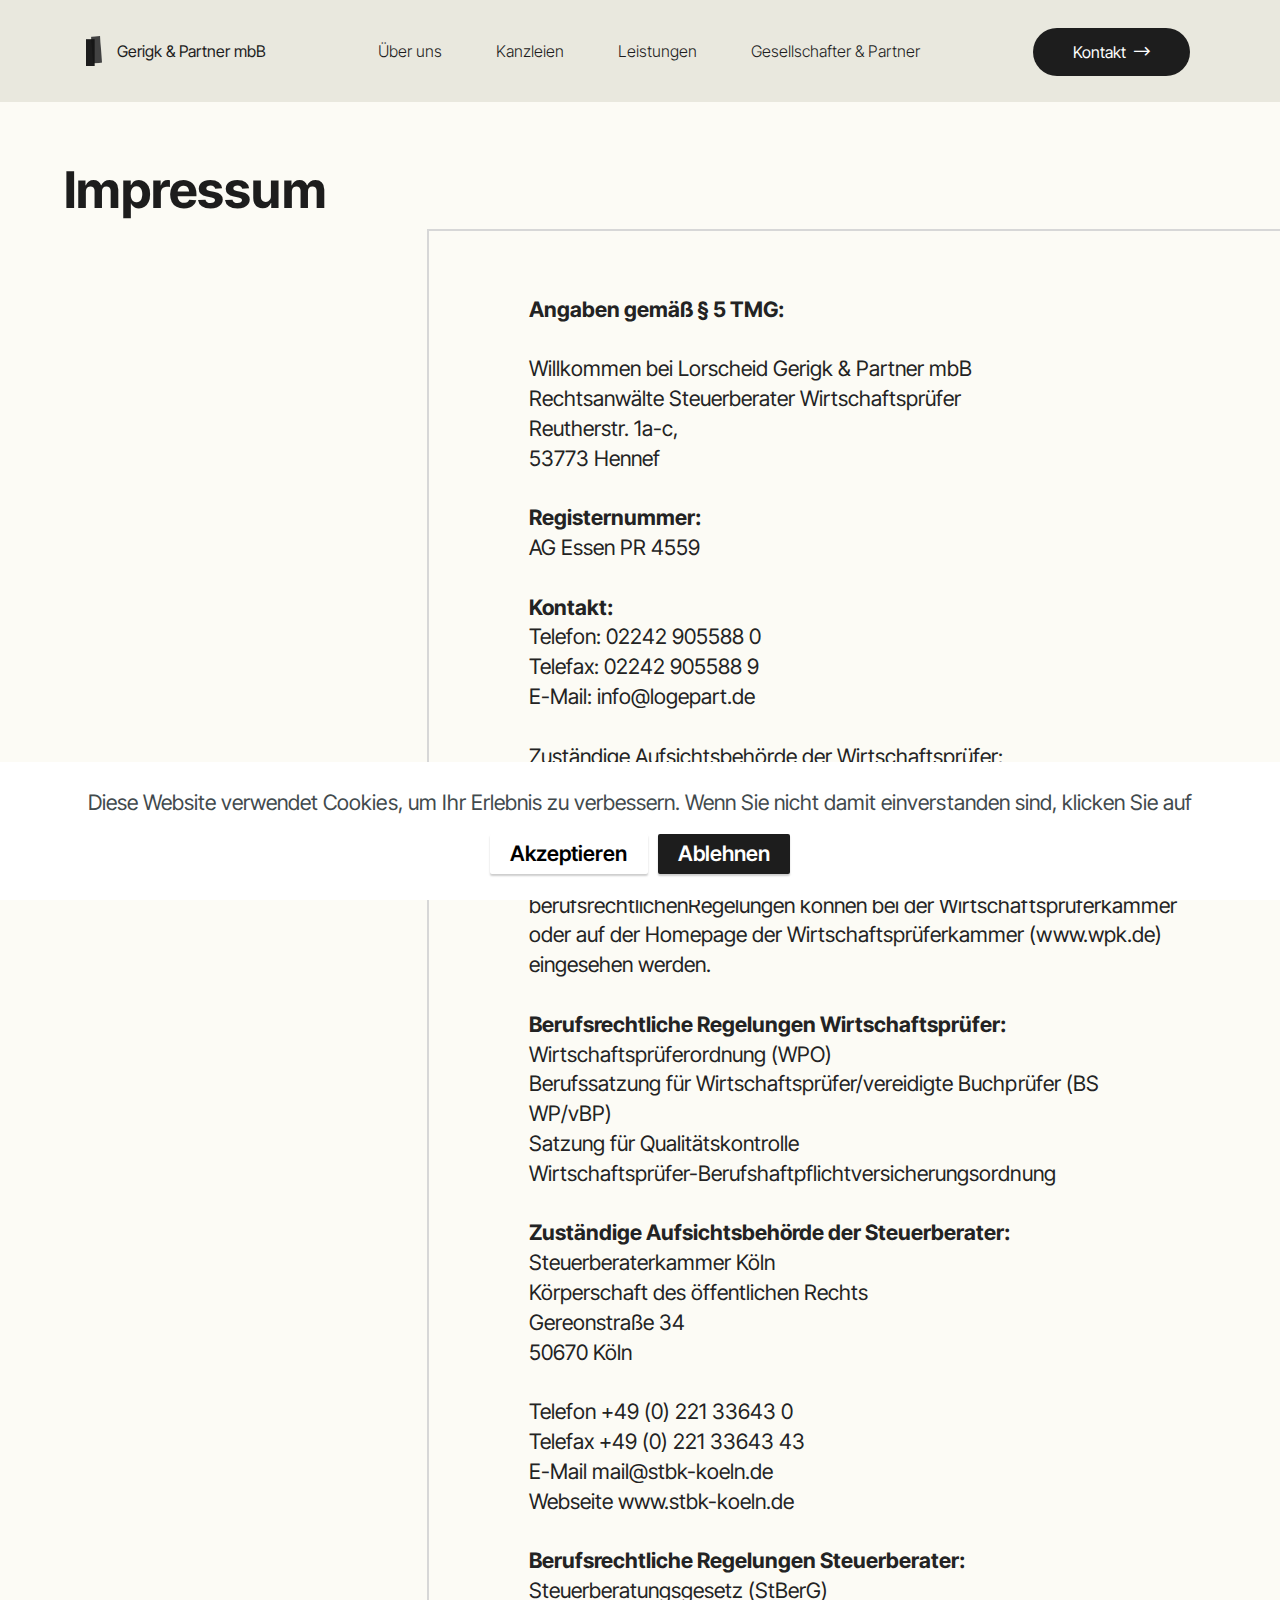
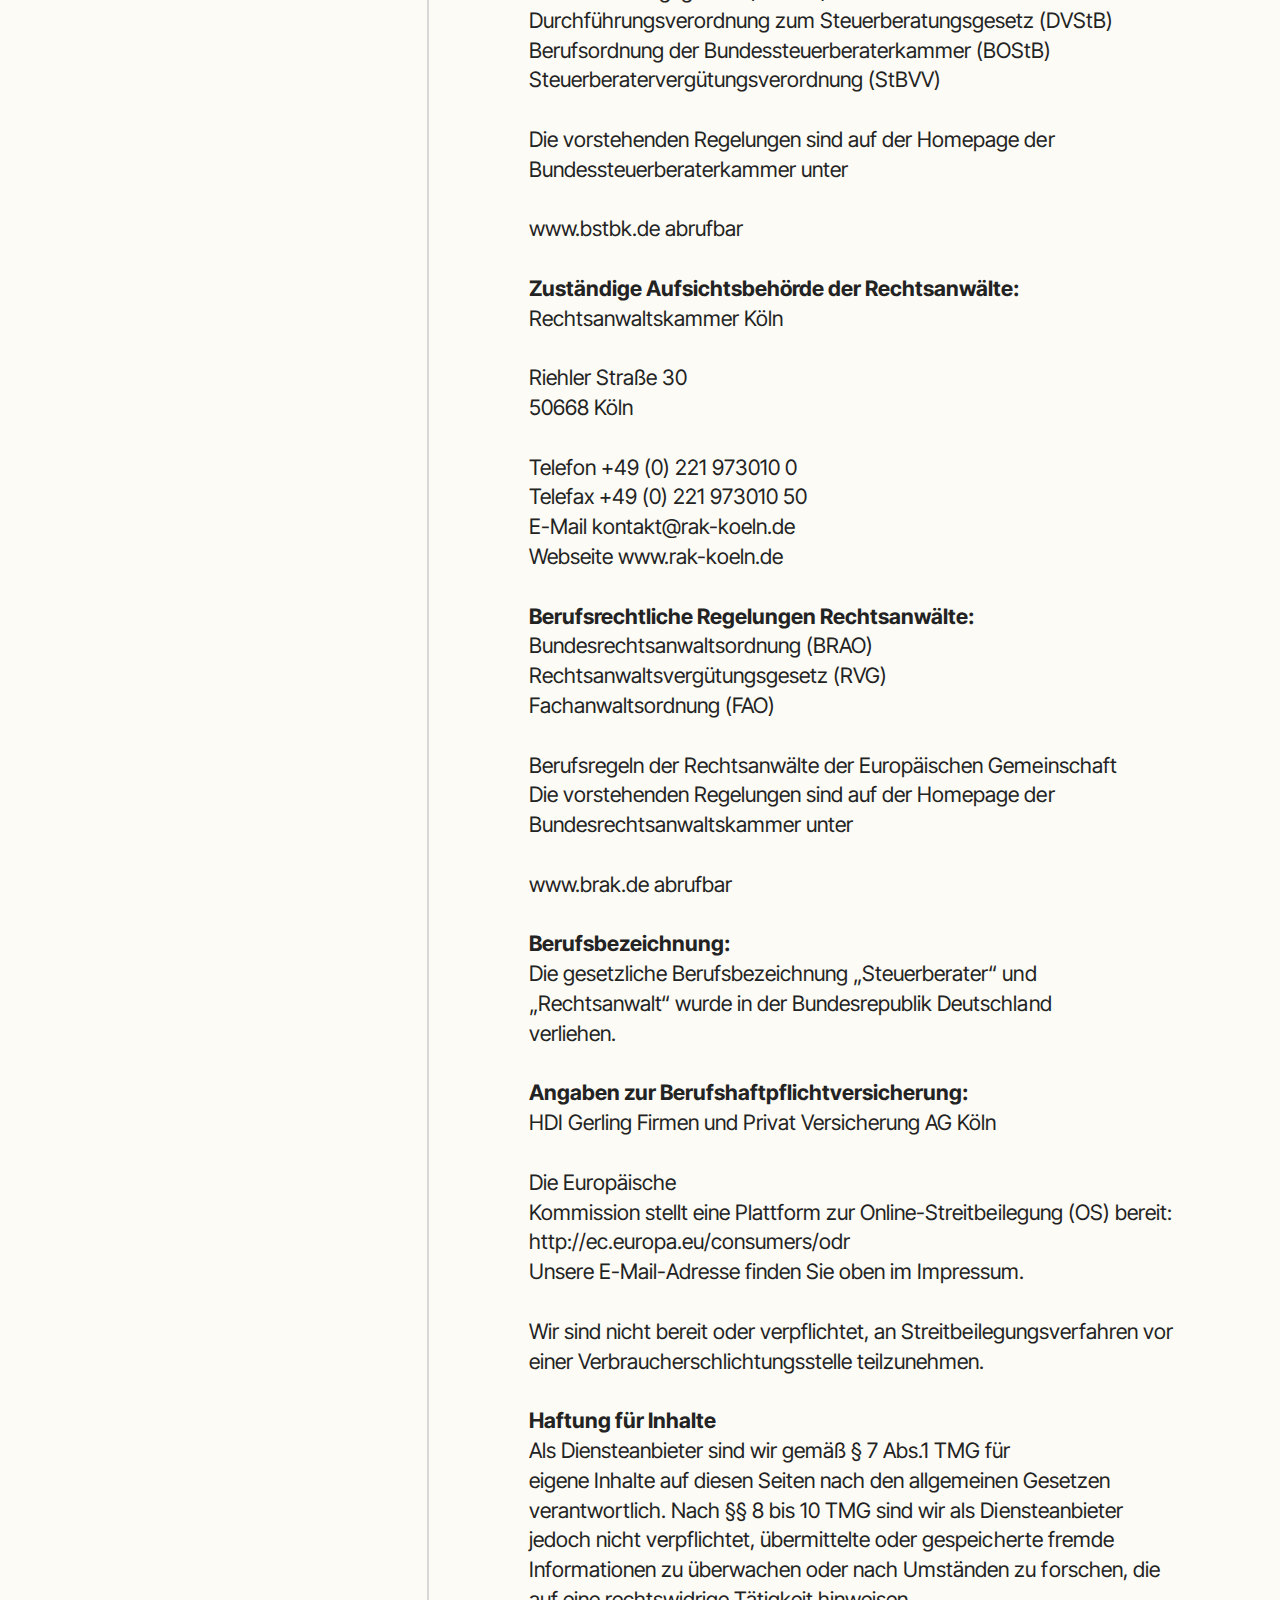
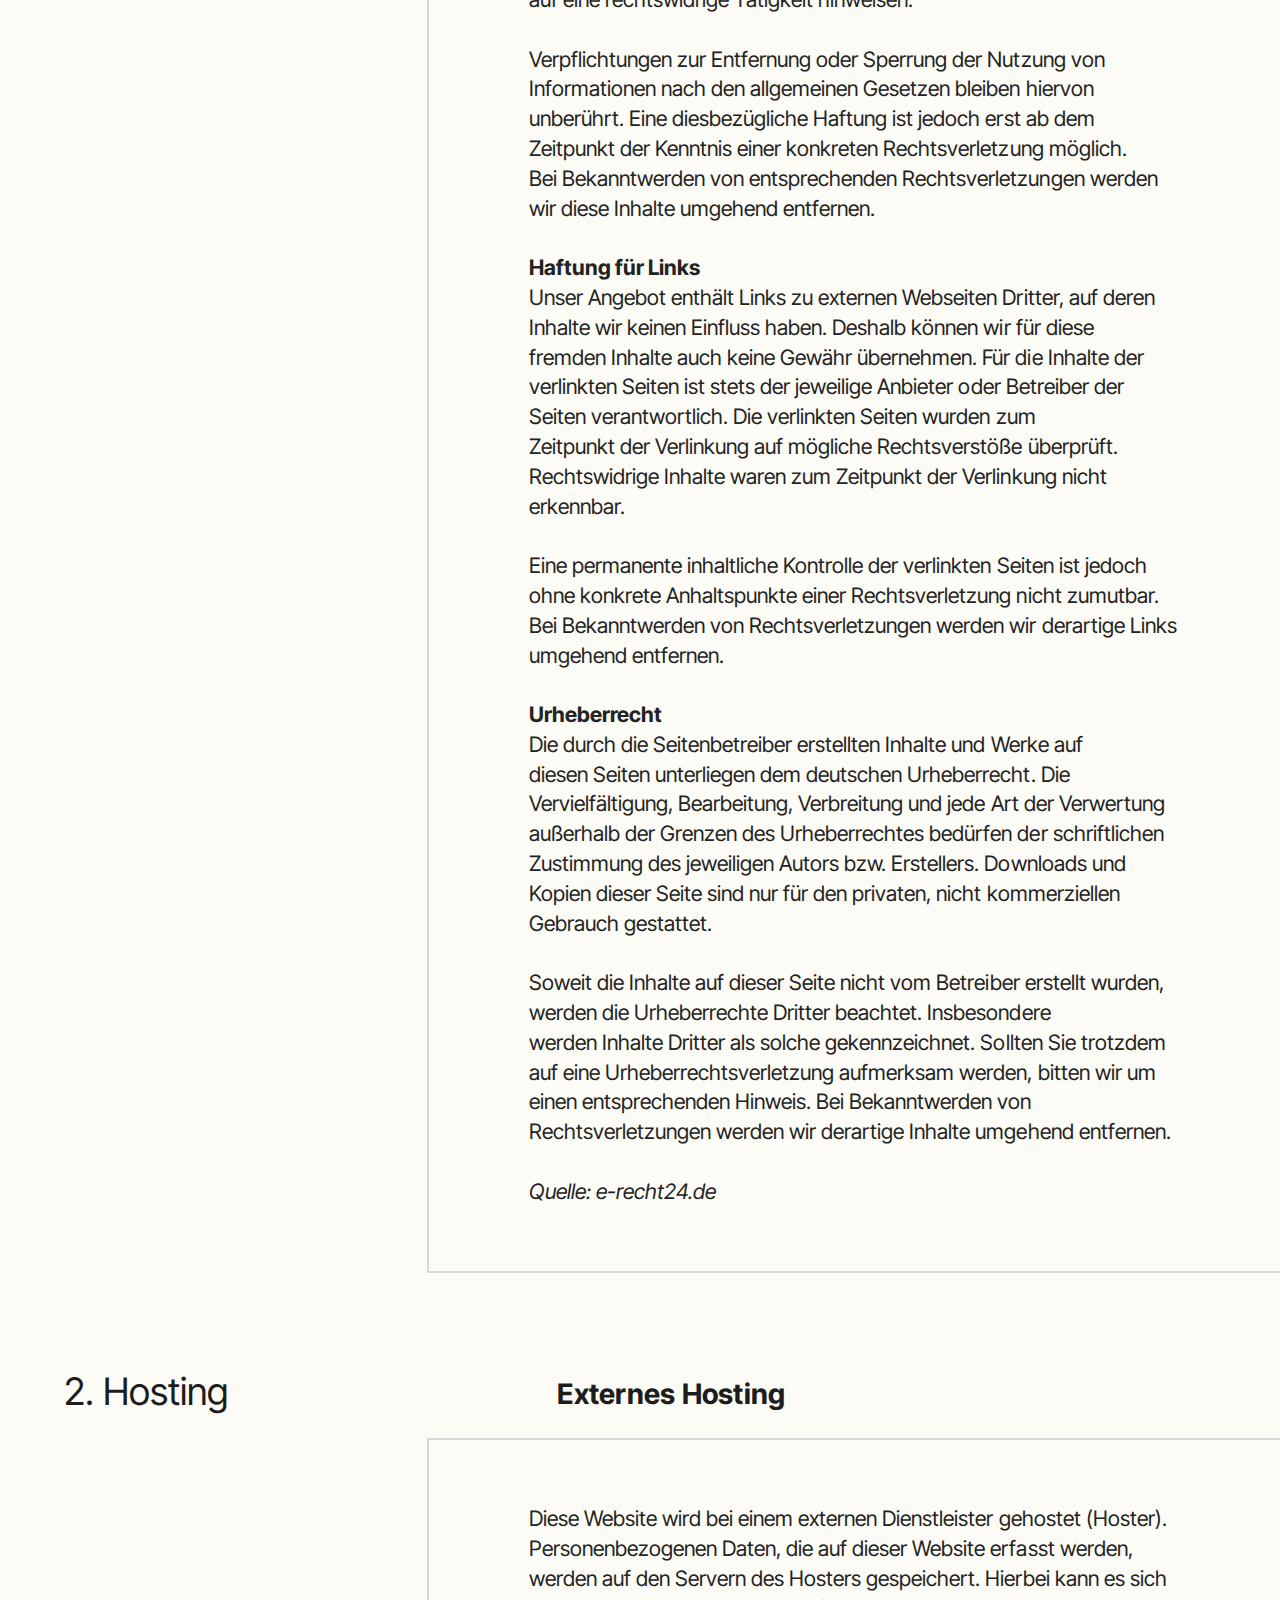
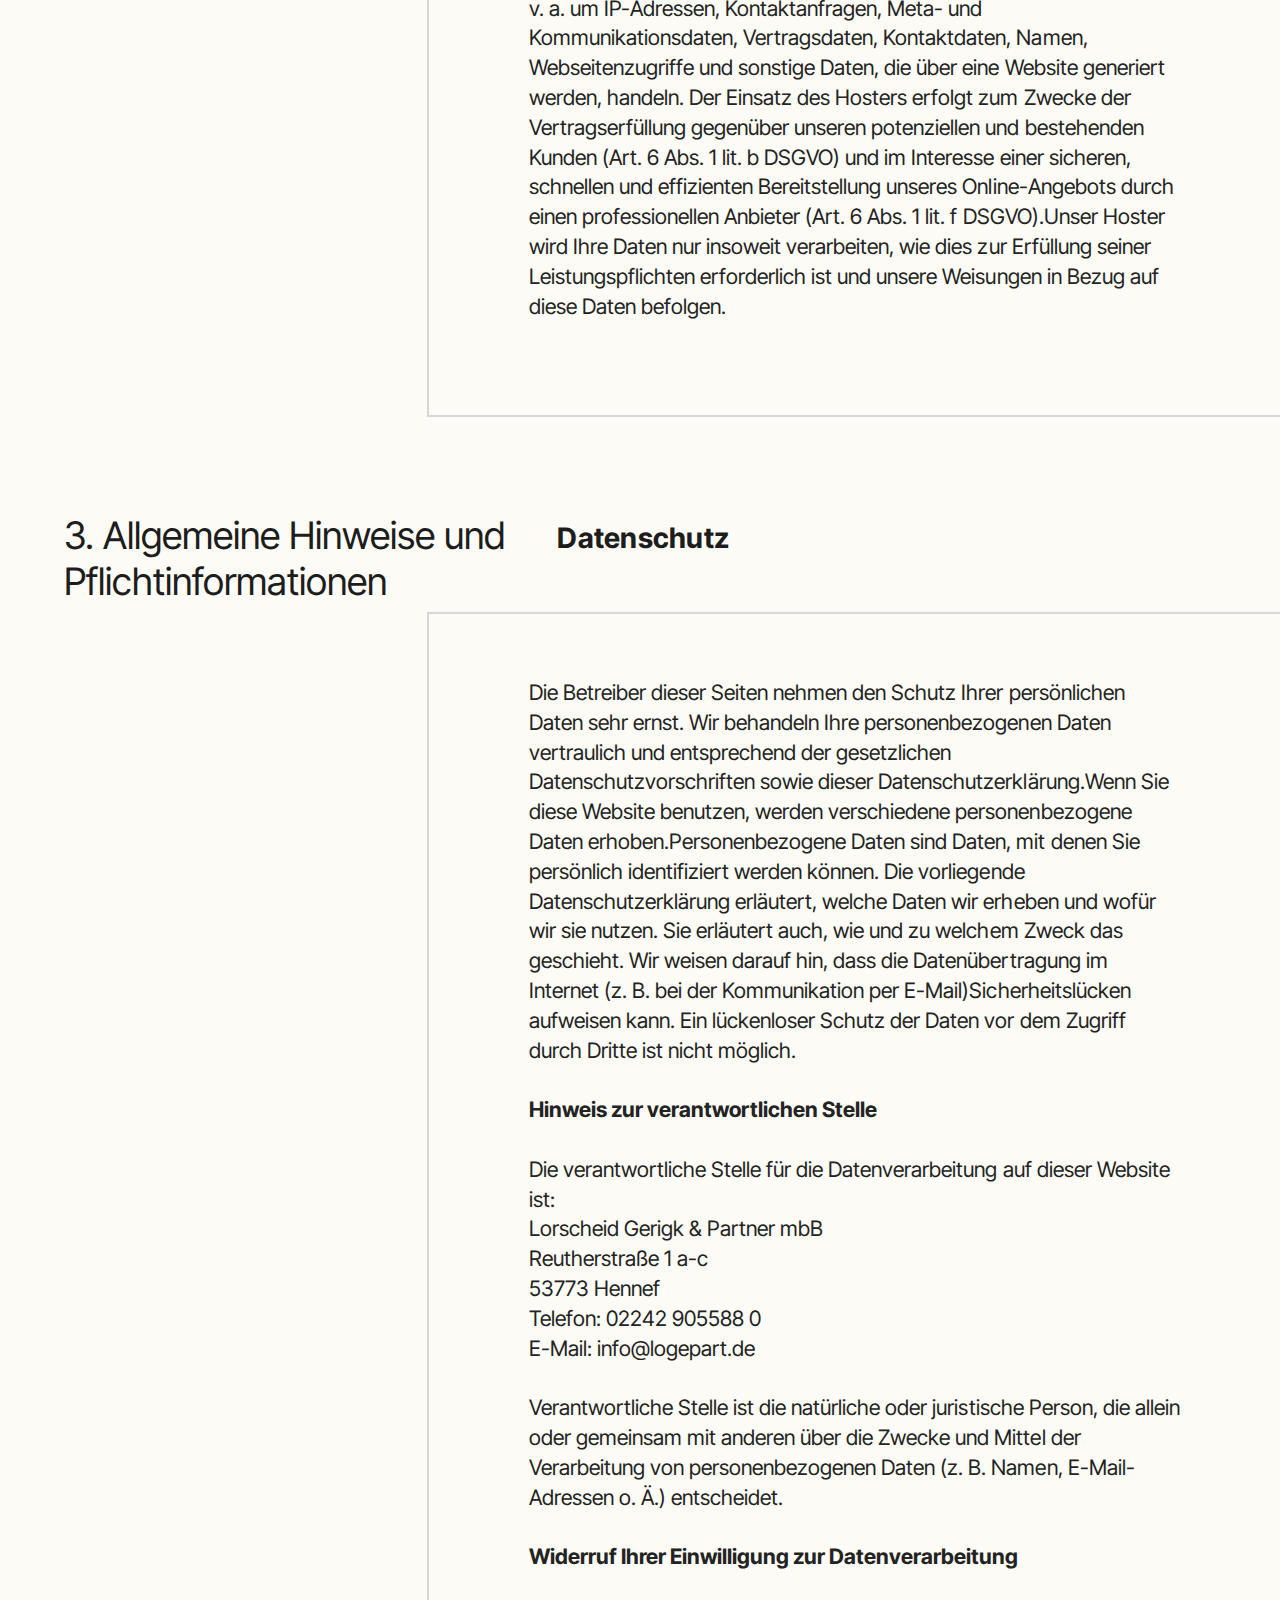
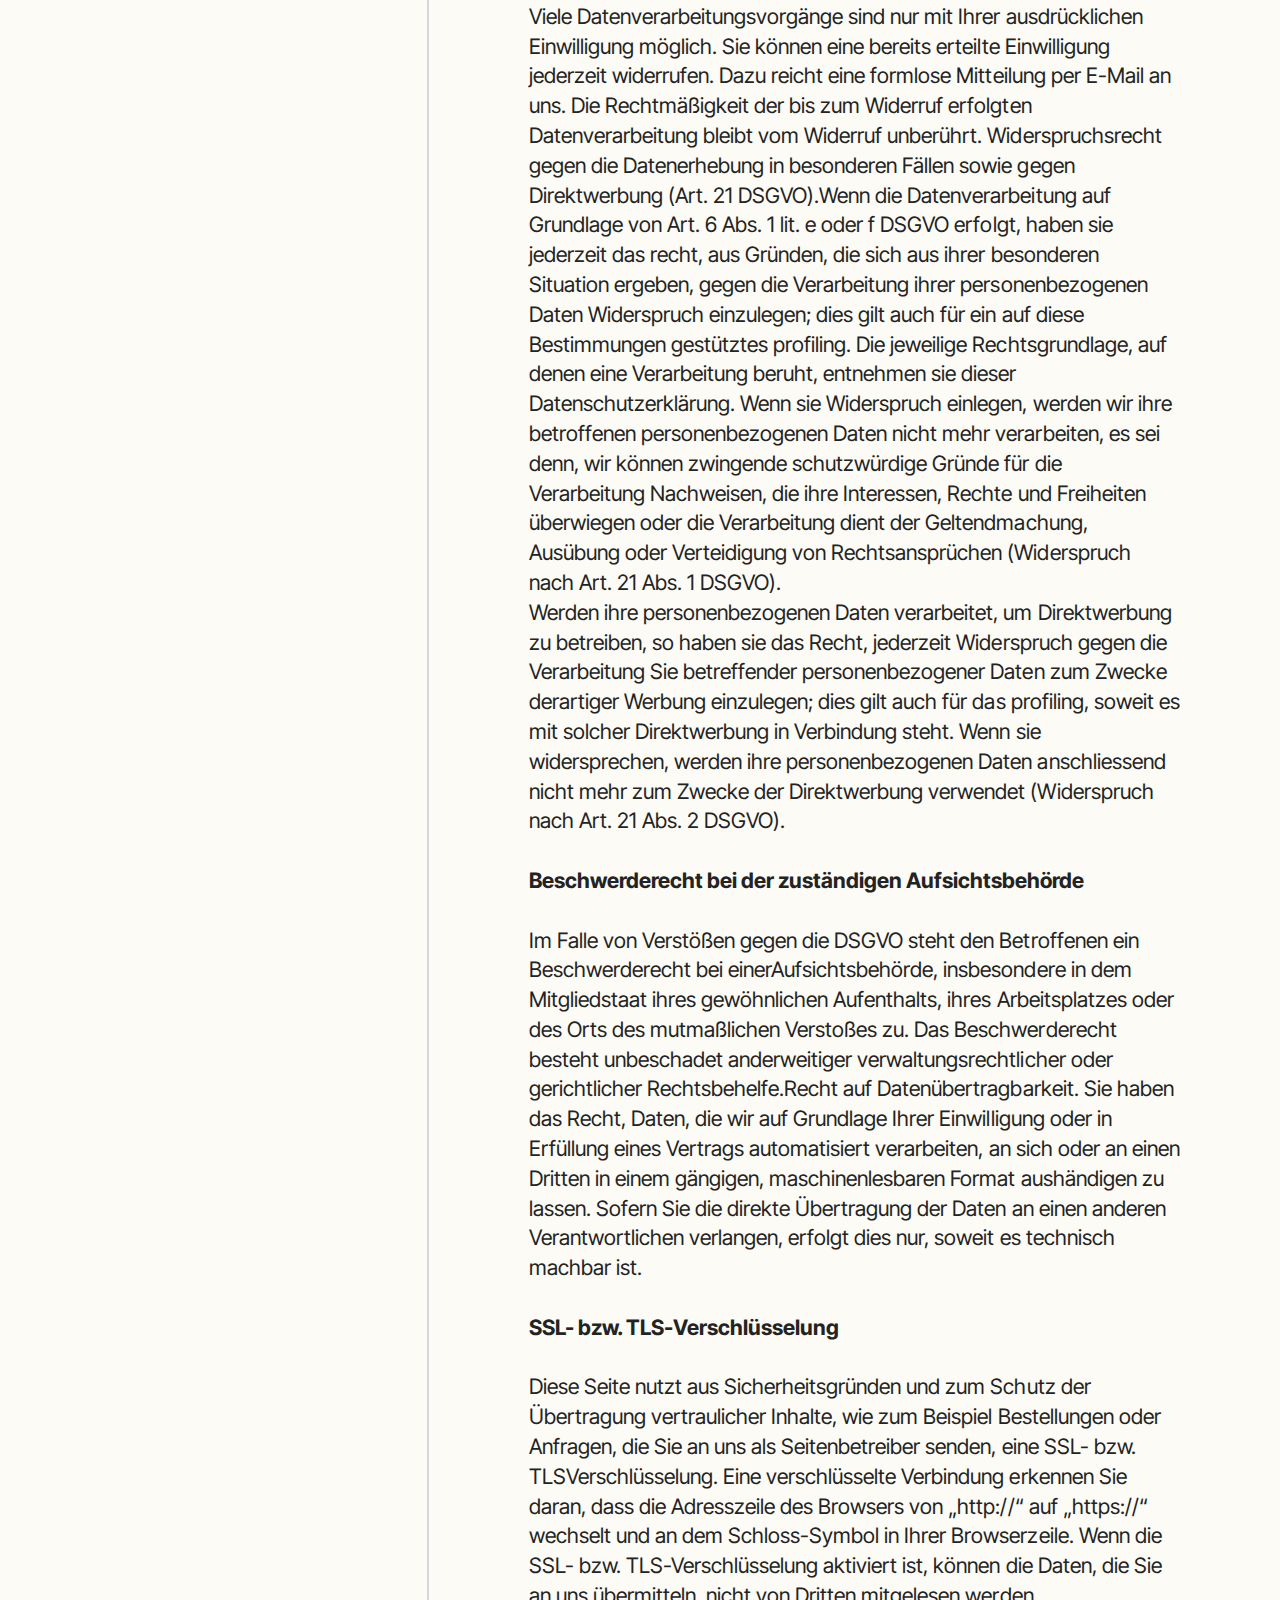
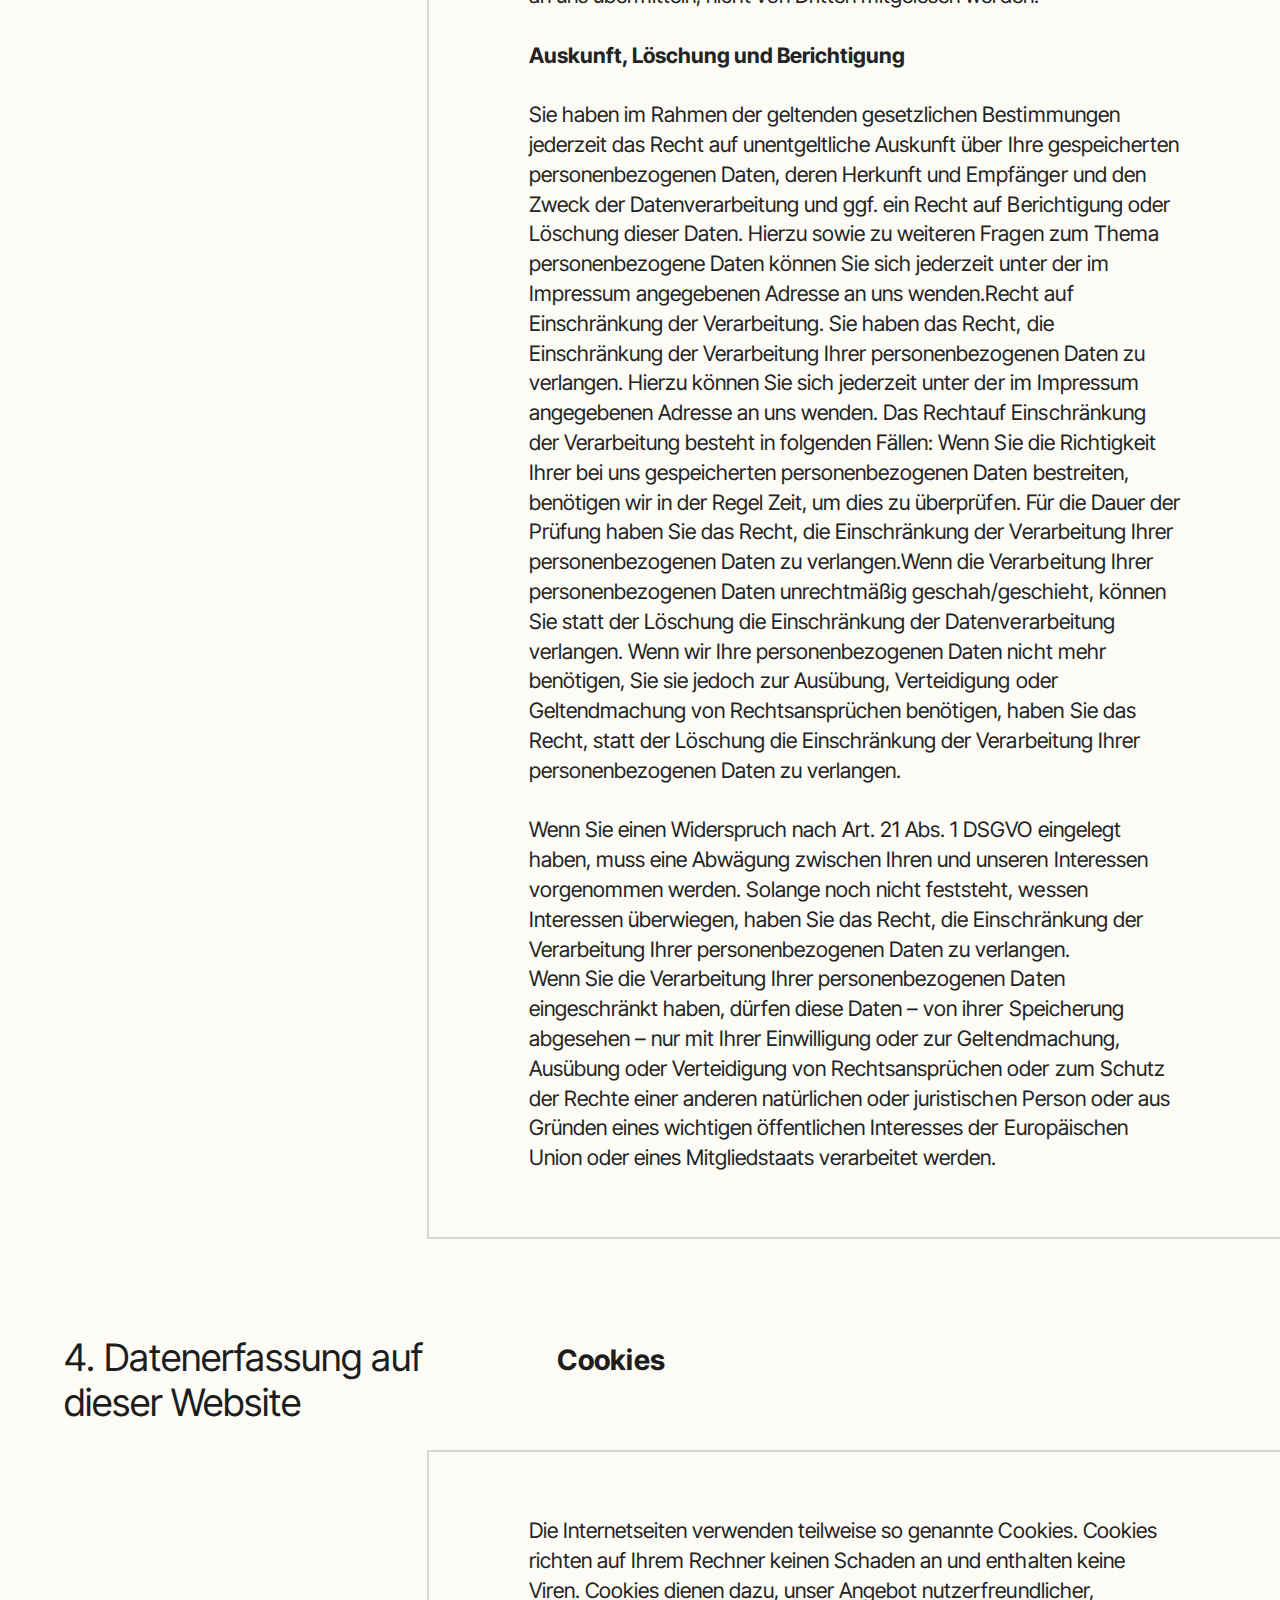
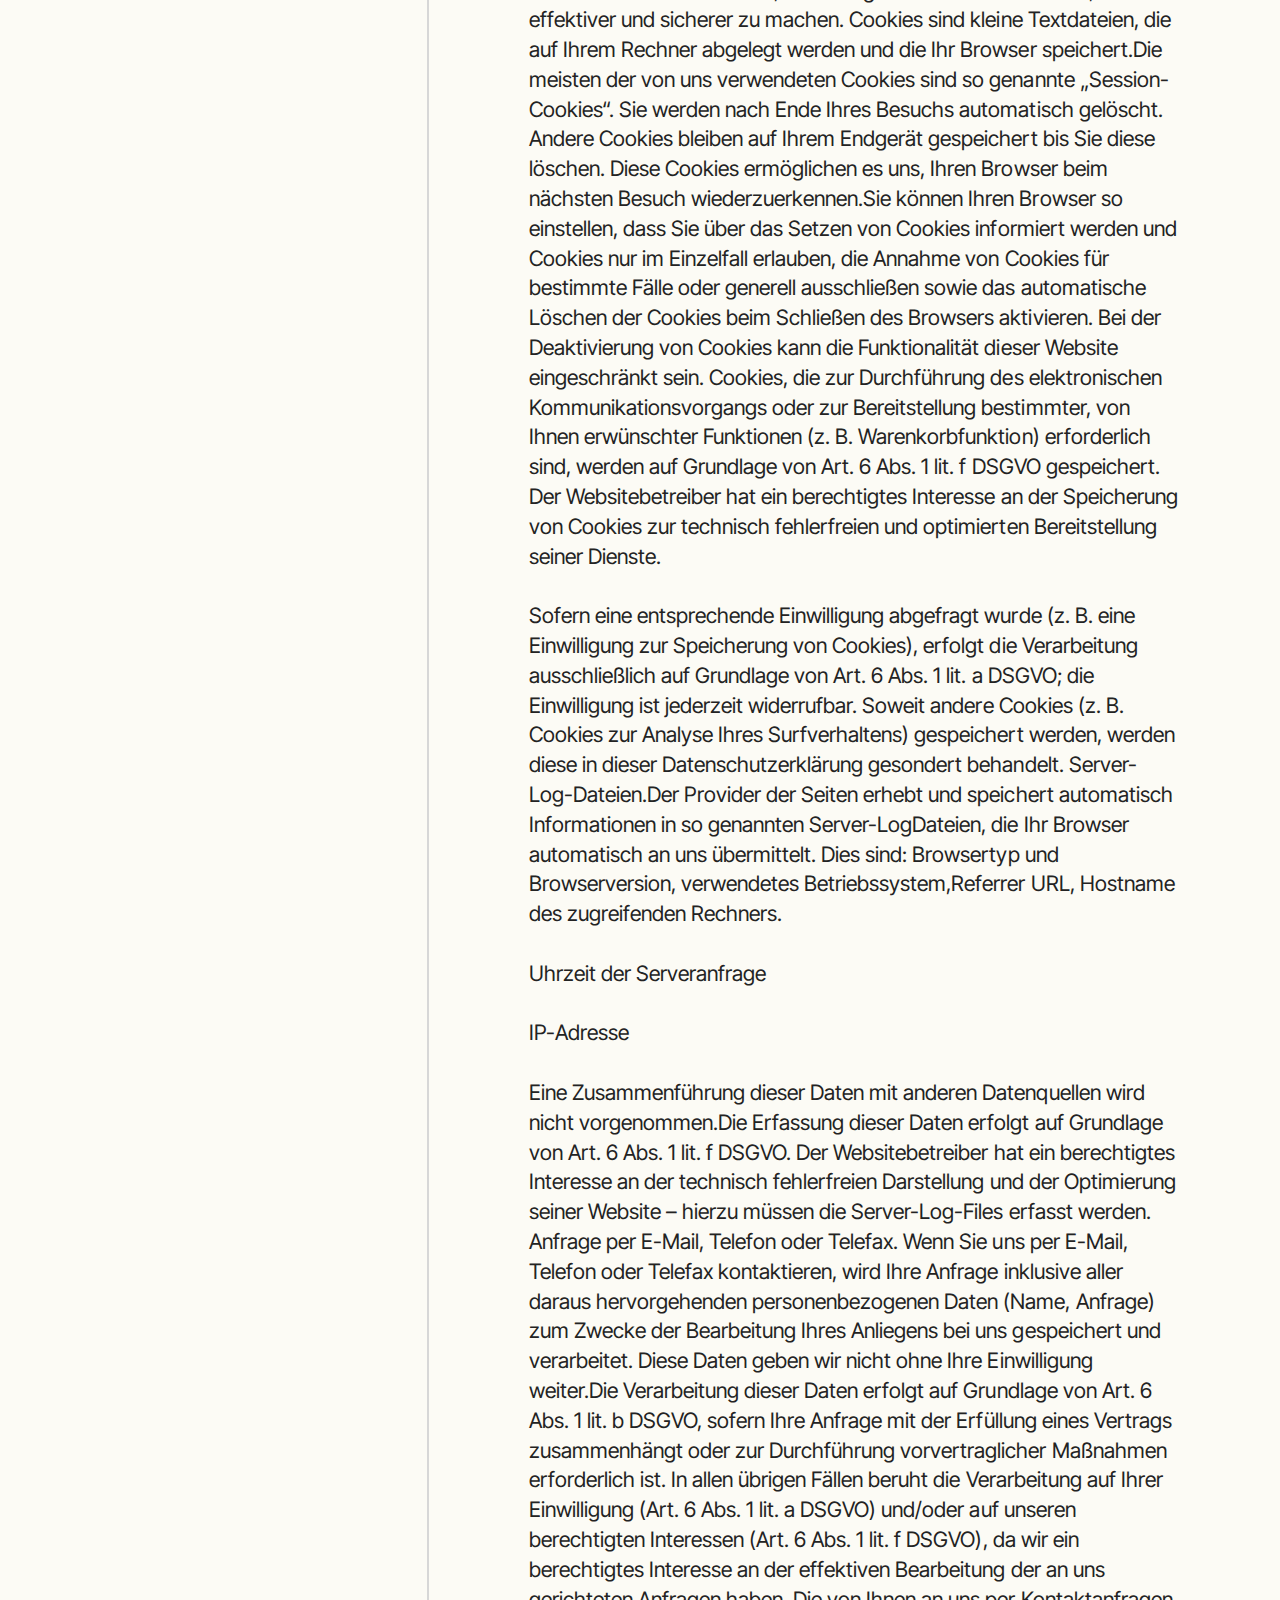
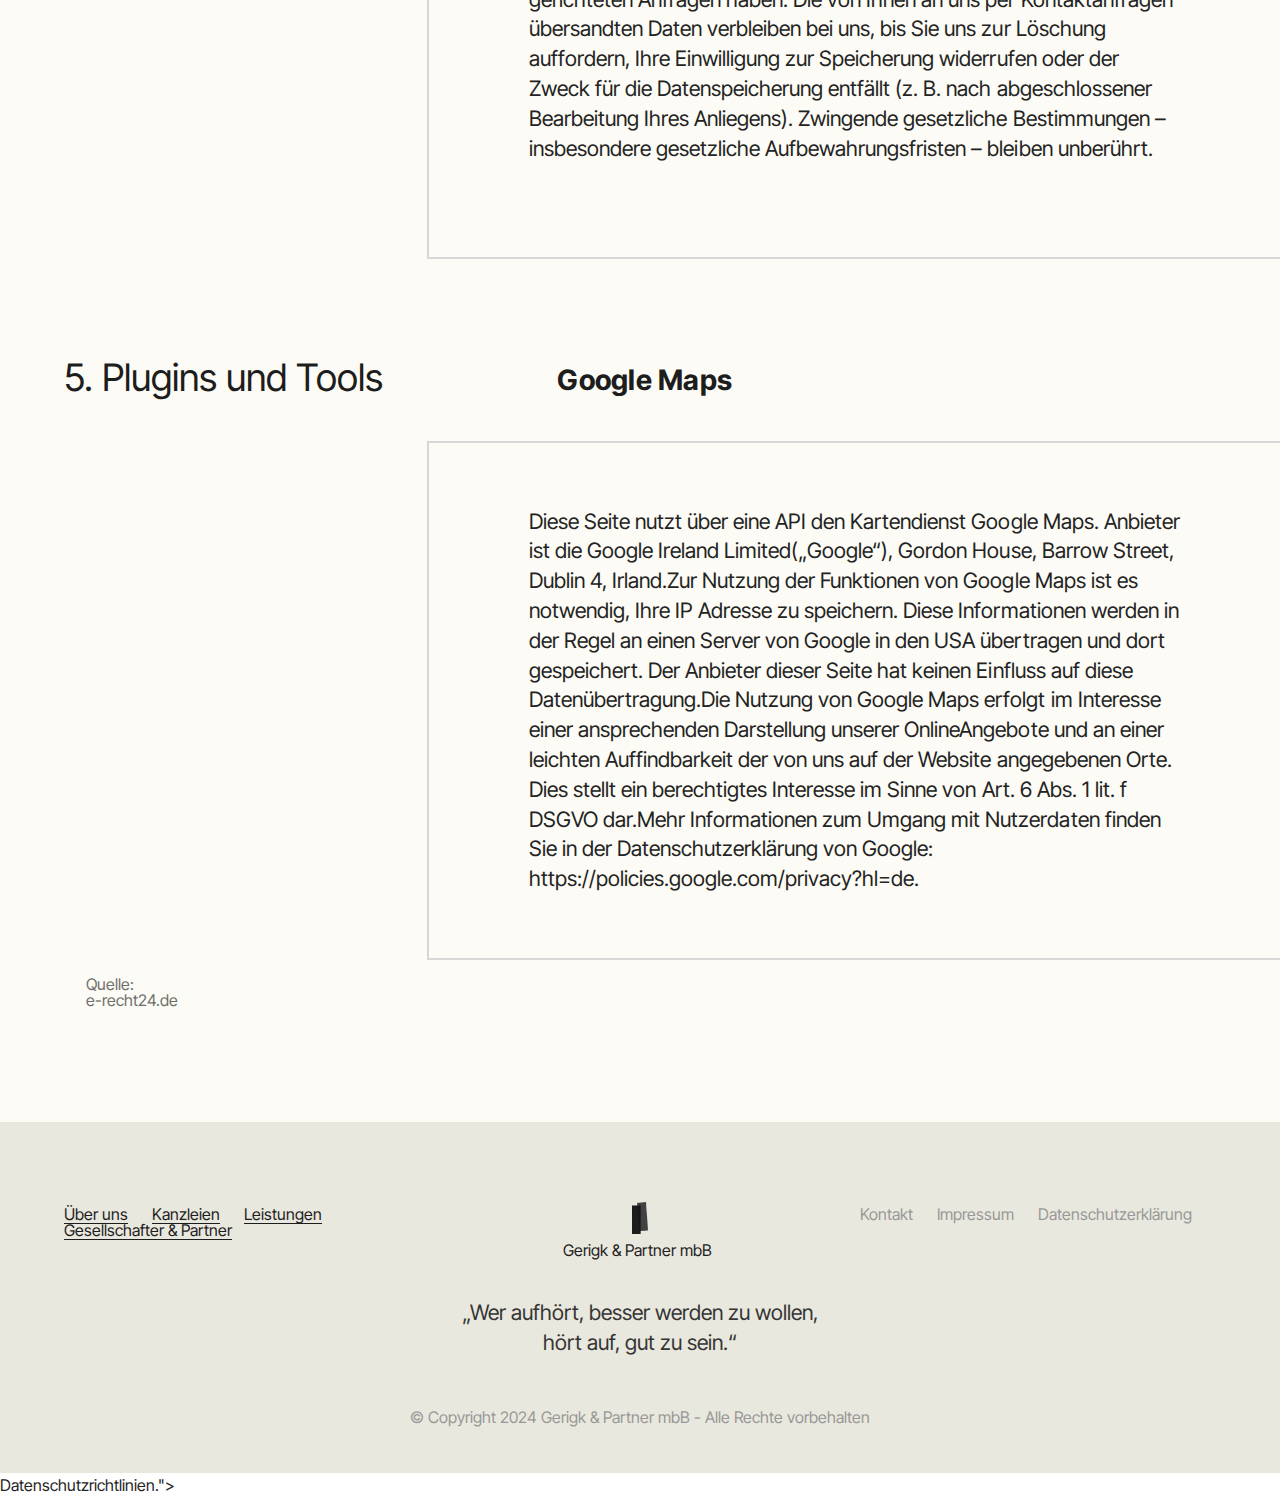
<file: impressum.html>
<!DOCTYPE html>
<html  lang="en">
<head>
  
  <meta charset="UTF-8">
  <meta http-equiv="X-UA-Compatible" content="IE=edge">
  
  <meta name="viewport" content="width=device-width, initial-scale=1, minimum-scale=1">
  <link rel="shortcut icon" href="assets/images/logo-60x114.png" type="image/x-icon">
  <meta name="description" content="">
  
  
  <title>Impressum</title>
  <link rel="stylesheet" href="assets/web/assets/mobirise-icons2/mobirise2.css">
  <link rel="stylesheet" href="assets/bootstrap/css/bootstrap.min.css">
  <link rel="stylesheet" href="assets/bootstrap/css/bootstrap-grid.min.css">
  <link rel="stylesheet" href="assets/bootstrap/css/bootstrap-reboot.min.css">
  <link rel="stylesheet" href="assets/dropdown/css/style.css">
  <link rel="stylesheet" href="assets/socicon/css/styles.css">
  <link rel="stylesheet" href="assets/theme/css/style.css">
  <link rel="preload" href="https://fonts.googleapis.com/css?family=Inter+Tight:100,200,300,400,500,600,700,800,900,100i,200i,300i,400i,500i,600i,700i,800i,900i&display=swap" as="style" onload="this.onload=null;this.rel='stylesheet'">
  <noscript><link rel="stylesheet" href="https://fonts.googleapis.com/css?family=Inter+Tight:100,200,300,400,500,600,700,800,900,100i,200i,300i,400i,500i,600i,700i,800i,900i&display=swap"></noscript>
  <link rel="preload" as="style" href="assets/mobirise/css/mbr-additional.css?v=gzQgZK"><link rel="stylesheet" href="assets/mobirise/css/mbr-additional.css?v=gzQgZK" type="text/css">

  
  <!-- Include jQuery first -->
<script type="text/plain" data-src="https://code.jquery.com/jquery-3.6.0.min.js"></script>

<!-- Include Bootstrap JavaScript after jQuery -->
<script type="text/plain" data-src="https://cdn.jsdelivr.net/npm/bootstrap@5.0.1/dist/js/bootstrap.bundle.min.js"></script>
<script type="text/plain" data-src="https://cdnjs.cloudflare.com/ajax/libs/core-js/3.19.3/minified.min.js"></script>

  
</head>
<body>
  <script type="text/plain">
    $(document).ready(function() {
        // Manually initialize any tab elements
        var triggerTabList = [].slice.call(document.querySelectorAll('bootstrap-accordion_8'))
        triggerTabList.forEach(function (triggerEl) {
            var tabTrigger = new bootstrap.Tab(triggerEl)

            triggerEl.addEventListener('click', function (event) {
                event.preventDefault()
                tabTrigger.show()
            })
        })
    });
</script>

  <section data-bs-version="5.1" class="menu menu1 advisorym5 cid-utbJppVlWT" once="menu" id="menu1-v">

    

    <nav class="navbar navbar-dropdown navbar-fixed-top navbar-expand-lg">
        <div class="menu_box container">
            <div class="navbar-brand d-flex d-lg-none">
                <span class="navbar-logo">
                    <a href="file:///Users/jan/Library/Application%20Support/Mobirise.com/Mobirise/jageb12_0040googlemail_002ecom/addons/advisorym5/components/index.html">
                        <img src="[data-uri]" alt="" loading="lazy" class="lazyload" data-src="assets/images/logo-60x114.png">
                    </a>
                </span>
                <span class="navbar-caption-wrap"><a class="navbar-caption display-4" href="file:///Users/jan/Library/Application%20Support/Mobirise.com/Mobirise/jageb12_0040googlemail_002ecom/addons/advisorym5/components/index.html">Gerigk &amp; Partner mbB 
                    </a></span>
            </div>
            <button class="navbar-toggler" type="button" data-toggle="collapse" data-bs-toggle="collapse" data-target="#navbarSupportedContent" data-bs-target="#navbarSupportedContent" aria-controls="navbarNavAltMarkup" aria-expanded="false" aria-label="Toggle navigation">
                <div class="hamburger">
                    <span></span>
                    <span></span>
                    <span></span>
                    <span></span>
                </div>
            </button>
            <div class="collapse navbar-collapse" id="navbarSupportedContent">
                <div class="navbar-brand d-none d-lg-flex">
                <span class="navbar-logo">
                    <a href="file:///Users/jan/Library/Application%20Support/Mobirise.com/Mobirise/jageb12_0040googlemail_002ecom/addons/advisorym5/components/index.html">
                        <img src="[data-uri]" alt="" loading="lazy" class="lazyload" data-src="assets/images/logo-60x114.png">
                    </a>
                </span>
                    <span class="navbar-caption-wrap"><a class="navbar-caption display-4" href="file:///Users/jan/Library/Application%20Support/Mobirise.com/Mobirise/jageb12_0040googlemail_002ecom/addons/advisorym5/components/index.html">Gerigk &amp; Partner mbB&nbsp;</a></span>
                </div>
                <ul class="navbar-nav nav-dropdown" data-app-modern-menu="true"><li class="nav-item"><a class="nav-link link text-primary display-4" href="index.html#content5-6">Über uns</a></li>
                    
                    <li class="nav-item"><a class="nav-link link text-primary display-4" href="index.html#features4-2">Kanzleien</a></li>
                    <li class="nav-item"><a class="nav-link link text-primary display-4" href="index.html#gallery2-7">Leistungen</a></li>
                    <li class="nav-item"><a class="nav-link link text-primary display-4" href="index.html#tabs1-1">Gesellschafter &amp; Partner</a></li></ul>
                

                <div class="mbr-section-btn-main" role="tablist"><a class="btn btn-primary display-4" href="index.html#form1-9">
                        <span class="mobi-mbri mobi-mbri-right mbr-iconfont mbr-iconfont-btn"></span>
                        Kontakt</a></div>
                
            </div>
        </div>
    </nav>
</section>

<section data-bs-version="5.1" class="content1 advisorym5 cid-utbJpnzaEz" id="content1-s">

    

    
    

    <div class="container-fluid">
        <div class="row">
            <div class="col-12 col-lg-5">
                <div class="subtitle-wrapper">
                    <h3 class="mbr-section-subtitle mbr-fonts-style display-1"><strong>
                        Impressum</strong></h3>
                </div>
            </div>
            <div class="col-12 col-lg-7">
                <div class="title-wrapper">
                    
                    
                </div>
            </div>
        </div>
    </div>
</section>

<section data-bs-version="5.1" class="content6 advisorym5 cid-utbJppyqId" id="content6-u">

    

    
    

    <div class="container-fluid">
        <div class="row flex-row-reverse">
            <div class="col-12 col-lg-8 card">
                <div class="text-wrapper">
                    <p class="mbr-text mbr-fonts-style display-7"><strong>Angaben gemäß § 5 TMG:<br><br></strong>Willkommen bei Lorscheid Gerigk &amp; Partner mbB<br>Rechtsanwälte Steuerberater Wirtschaftsprüfer<br>Reutherstr. 1a-c,<br>53773 Hennef<br><br><strong>Registernummer:<br></strong>AG Essen PR 4559<br><br><strong>Kontakt:<br></strong>Telefon: 02242 905588 0<br>Telefax: 02242 905588 9<br>E-Mail: info@logepart.de<br><br>Zuständige Aufsichtsbehörde der Wirtschaftsprüfer:<br>Zuständige Aufsichtsbehörde der Wirtschaftsprüfer ist die Wirtschaftsprüferkammer, Körperschaft des öffentlichen Rechts, Rauchstraße 26, 10787 Berlin, www.wpk.de, Landesgeschäftsstelle NRW, Tersteegenstraße 14, 40474 Düsseldorf. Die berufsrechtlichenRegelungen können bei der Wirtschaftsprüferkammer oder auf der Homepage der Wirtschaftsprüferkammer (www.wpk.de) eingesehen werden.<br><br><strong>Berufsrechtliche Regelungen Wirtschaftsprüfer:<br></strong>Wirtschaftsprüferordnung (WPO)<br>Berufssatzung für Wirtschaftsprüfer/vereidigte Buchprüfer (BS WP/vBP)<br>Satzung für Qualitätskontrolle<br>Wirtschaftsprüfer-Berufshaftpflichtversicherungsordnung<br><br><strong>Zuständige Aufsichtsbehörde der Steuerberater:<br></strong>Steuerberaterkammer Köln<br>Körperschaft des öffentlichen Rechts<br>Gereonstraße 34<br>50670 Köln<br><br>Telefon +49 (0) 221 33643 0<br>Telefax +49 (0) 221 33643 43<br>E-Mail mail@stbk-koeln.de<br>Webseite www.stbk-koeln.de<br><br><strong>Berufsrechtliche Regelungen Steuerberater:<br></strong>Steuerberatungsgesetz (StBerG)<br>Durchführungsverordnung zum Steuerberatungsgesetz (DVStB)<br>Berufsordnung der Bundessteuerberaterkammer (BOStB)<br>Steuerberatervergütungsverordnung (StBVV)<br><br>Die vorstehenden Regelungen sind auf der Homepage der Bundessteuerberaterkammer unter<br><br>www.bstbk.de abrufbar<br><br><strong>Zuständige Aufsichtsbehörde der Rechtsanwälte:<br></strong>Rechtsanwaltskammer Köln<br><br>Riehler Straße 30<br>50668 Köln<br><br>Telefon +49 (0) 221 973010 0<br>Telefax +49 (0) 221 973010 50<br>E-Mail kontakt@rak-koeln.de<br>Webseite www.rak-koeln.de<br><br><strong>Berufsrechtliche Regelungen Rechtsanwälte:<br></strong>Bundesrechtsanwaltsordnung (BRAO)<br>Rechtsanwaltsvergütungsgesetz (RVG)<br>Fachanwaltsordnung (FAO)<br><br>Berufsregeln der Rechtsanwälte der Europäischen Gemeinschaft<br>Die vorstehenden Regelungen sind auf der Homepage der Bundesrechtsanwaltskammer unter<br><br>www.brak.de abrufbar<br><br><strong>Berufsbezeichnung:<br></strong>Die gesetzliche Berufsbezeichnung „Steuerberater“ und „Rechtsanwalt“ wurde in der Bundesrepublik Deutschland<br>verliehen.<br><br><strong>Angaben zur Berufshaftpflichtversicherung:<br></strong>HDI Gerling Firmen und Privat Versicherung AG Köln<br><br>Die Europäische<br>Kommission stellt eine Plattform zur Online-Streitbeilegung (OS) bereit: http://ec.europa.eu/consumers/odr<br>Unsere E-Mail-Adresse finden Sie oben im Impressum.<br><br>Wir sind nicht bereit oder verpflichtet, an Streitbeilegungsverfahren vor einer Verbraucherschlichtungsstelle teilzunehmen.<br><br><strong>Haftung für Inhalte<br></strong>Als Diensteanbieter sind wir gemäß § 7 Abs.1 TMG für<br>eigene Inhalte auf diesen Seiten nach den allgemeinen Gesetzen verantwortlich. Nach §§ 8 bis 10 TMG sind wir als Diensteanbieter jedoch nicht verpflichtet, übermittelte oder gespeicherte fremde<br>Informationen zu überwachen oder nach Umständen zu forschen, die auf eine rechtswidrige Tätigkeit hinweisen.<br><br>Verpflichtungen zur Entfernung oder Sperrung der Nutzung von<br>Informationen nach den allgemeinen Gesetzen bleiben hiervon unberührt. Eine diesbezügliche Haftung ist jedoch erst ab dem Zeitpunkt der Kenntnis einer konkreten Rechtsverletzung möglich.<br>Bei Bekanntwerden von entsprechenden Rechtsverletzungen werden wir diese Inhalte umgehend entfernen.<br><br><strong>Haftung für Links<br></strong>Unser Angebot enthält Links zu externen Webseiten Dritter, auf deren Inhalte wir keinen Einfluss haben. Deshalb können wir für diese<br>fremden Inhalte auch keine Gewähr übernehmen. Für die Inhalte der verlinkten Seiten ist stets der jeweilige Anbieter oder Betreiber der Seiten verantwortlich. Die verlinkten Seiten wurden zum<br>Zeitpunkt der Verlinkung auf mögliche Rechtsverstöße überprüft.<br>Rechtswidrige Inhalte waren zum Zeitpunkt der Verlinkung nicht erkennbar.<br><br>Eine permanente inhaltliche Kontrolle der verlinkten Seiten ist jedoch ohne konkrete Anhaltspunkte einer Rechtsverletzung nicht zumutbar. Bei Bekanntwerden von Rechtsverletzungen werden wir derartige Links umgehend entfernen.<br><br><strong>Urheberrecht<br></strong>Die durch die Seitenbetreiber erstellten Inhalte und Werke auf<br>diesen Seiten unterliegen dem deutschen Urheberrecht. Die Vervielfältigung, Bearbeitung, Verbreitung und jede Art der Verwertung außerhalb der Grenzen des Urheberrechtes bedürfen der schriftlichen Zustimmung des jeweiligen Autors bzw. Erstellers. Downloads und Kopien dieser Seite sind nur für den privaten, nicht kommerziellen Gebrauch gestattet.<br><br>Soweit die Inhalte auf dieser Seite nicht vom Betreiber erstellt wurden, werden die Urheberrechte Dritter beachtet. Insbesondere<br>werden Inhalte Dritter als solche gekennzeichnet. Sollten Sie trotzdem auf eine Urheberrechtsverletzung aufmerksam werden, bitten wir um einen entsprechenden Hinweis. Bei Bekanntwerden von<br>Rechtsverletzungen werden wir derartige Inhalte umgehend entfernen.<br><br><em>Quelle: e-recht24.de</em></p>
                </div>
            </div>
        </div>
    </div>
</section>

<section data-bs-version="5.1" class="content1 advisorym5 cid-utbJpqrpVG" id="content1-w">

    

    
    

    <div class="container-fluid">
        <div class="row">
            <div class="col-12 col-lg-5">
                <div class="subtitle-wrapper">
                    <h3 class="mbr-section-subtitle mbr-fonts-style display-2">2. Hosting</h3>
                </div>
            </div>
            <div class="col-12 col-lg-7">
                <div class="title-wrapper">
                    <h2 class="mbr-section-title mbr-fonts-style display-5"><strong>Externes Hosting</strong></h2>
                    
                </div>
            </div>
        </div>
    </div>
</section>

<section data-bs-version="5.1" class="content6 advisorym5 cid-utbJprsgKT" id="content6-x">

    

    
    

    <div class="container-fluid">
        <div class="row flex-row-reverse">
            <div class="col-12 col-lg-8 card">
                <div class="text-wrapper">
                    <p class="mbr-text mbr-fonts-style display-7">Diese Website wird bei einem externen Dienstleister gehostet (Hoster). Personenbezogenen Daten, die auf dieser Website erfasst werden, werden auf den Servern des Hosters gespeichert. Hierbei kann es sich v. a. um IP-Adressen, Kontaktanfragen, Meta- und Kommunikationsdaten, Vertragsdaten, Kontaktdaten, Namen, Webseitenzugriffe und sonstige Daten, die über eine Website generiert werden, handeln. Der Einsatz des Hosters erfolgt zum Zwecke der Vertragserfüllung gegenüber unseren potenziellen und bestehenden Kunden (Art. 6 Abs. 1 lit. b DSGVO) und im Interesse einer sicheren, schnellen und effizienten Bereitstellung unseres Online-Angebots durch einen professionellen Anbieter (Art. 6 Abs. 1 lit. f DSGVO).Unser Hoster wird Ihre Daten nur insoweit verarbeiten, wie dies zur Erfüllung seiner Leistungspflichten erforderlich ist und unsere Weisungen in Bezug auf diese Daten befolgen.<br><br></p>
                </div>
            </div>
        </div>
    </div>
</section>

<section data-bs-version="5.1" class="content1 advisorym5 cid-utbJprKhSC" id="content1-y">

    

    
    

    <div class="container-fluid">
        <div class="row">
            <div class="col-12 col-lg-5">
                <div class="subtitle-wrapper">
                    <h3 class="mbr-section-subtitle mbr-fonts-style display-2">3. Allgemeine Hinweise und Pflichtinformationen</h3>
                </div>
            </div>
            <div class="col-12 col-lg-7">
                <div class="title-wrapper">
                    <h2 class="mbr-section-title mbr-fonts-style display-5"><strong>Datenschutz</strong></h2>
                    
                </div>
            </div>
        </div>
    </div>
</section>

<section data-bs-version="5.1" class="content6 advisorym5 cid-utbJps0CNM" id="content6-z">

    

    
    

    <div class="container-fluid">
        <div class="row flex-row-reverse">
            <div class="col-12 col-lg-8 card">
                <div class="text-wrapper">
                    <p class="mbr-text mbr-fonts-style display-7">Die Betreiber dieser Seiten nehmen den Schutz Ihrer persönlichen Daten sehr ernst. Wir behandeln Ihre personenbezogenen Daten vertraulich und entsprechend der gesetzlichen Datenschutzvorschriften sowie dieser Datenschutzerklärung.Wenn Sie diese Website benutzen, werden verschiedene personenbezogene Daten erhoben.Personenbezogene Daten sind Daten, mit denen Sie persönlich identifiziert werden können. Die vorliegende Datenschutzerklärung erläutert, welche Daten wir erheben und wofür wir sie nutzen. Sie erläutert auch, wie und zu welchem Zweck das geschieht. Wir weisen darauf hin, dass die Datenübertragung im Internet (z. B. bei der Kommunikation per E-Mail)Sicherheitslücken aufweisen kann. Ein lückenloser Schutz der Daten vor dem Zugriff durch Dritte ist nicht möglich.<br><br><strong>Hinweis zur verantwortlichen Stelle<br></strong><br>Die verantwortliche Stelle für die Datenverarbeitung auf dieser Website ist:                <br>Lorscheid Gerigk &amp; Partner mbB<br>Reutherstraße 1 a-c<br>53773 Hennef<br>Telefon: 02242 905588 0<br>E-Mail: info@logepart.de<br><br>Verantwortliche Stelle ist die natürliche oder juristische Person, die allein oder gemeinsam mit anderen über die Zwecke und Mittel der Verarbeitung von personenbezogenen Daten (z. B. Namen, E-Mail-Adressen o. Ä.) entscheidet.<br><br><strong>Widerruf Ihrer Einwilligung zur Datenverarbeitung<br></strong><br>Viele Datenverarbeitungsvorgänge sind nur mit Ihrer ausdrücklichen Einwilligung möglich. Sie können eine bereits erteilte Einwilligung jederzeit widerrufen. Dazu reicht eine formlose Mitteilung per E-Mail an uns. Die Rechtmäßigkeit der bis zum Widerruf erfolgten Datenverarbeitung bleibt vom Widerruf unberührt. Widerspruchsrecht gegen die Datenerhebung in besonderen Fällen sowie gegen Direktwerbung (Art. 21 DSGVO).Wenn die Datenverarbeitung auf Grundlage von Art. 6 Abs. 1 lit. e oder f DSGVO erfolgt, haben sie jederzeit das recht, aus Gründen, die sich aus ihrer besonderen Situation ergeben, gegen die Verarbeitung ihrer personenbezogenen Daten Widerspruch einzulegen; dies gilt auch für ein auf diese Bestimmungen gestütztes profiling. Die jeweilige Rechtsgrundlage, auf denen eine Verarbeitung beruht, entnehmen sie dieser Datenschutzerklärung. Wenn sie Widerspruch einlegen, werden wir ihre betroffenen personenbezogenen Daten nicht mehr verarbeiten, es sei denn, wir können zwingende schutzwürdige Gründe für die Verarbeitung Nachweisen, die ihre Interessen, Rechte und Freiheiten überwiegen oder die Verarbeitung dient der Geltendmachung, Ausübung oder Verteidigung von Rechtsansprüchen (Widerspruch nach Art. 21 Abs. 1 DSGVO).<br>Werden ihre personenbezogenen Daten verarbeitet, um Direktwerbung zu betreiben, so haben sie das Recht, jederzeit Widerspruch gegen die Verarbeitung Sie betreffender personenbezogener Daten zum Zwecke derartiger Werbung einzulegen; dies gilt auch für das profiling, soweit es mit solcher Direktwerbung in Verbindung steht. Wenn sie widersprechen, werden ihre personenbezogenen Daten anschliessend nicht mehr zum Zwecke der Direktwerbung verwendet (Widerspruch nach Art. 21 Abs. 2 DSGVO).<br><br><strong>Beschwerderecht bei der zuständigen Aufsichtsbehörde<br></strong><br>Im Falle von Verstößen gegen die DSGVO steht den Betroffenen ein Beschwerderecht bei einerAufsichtsbehörde, insbesondere in dem Mitgliedstaat ihres gewöhnlichen Aufenthalts, ihres Arbeitsplatzes oder des Orts des mutmaßlichen Verstoßes zu. Das Beschwerderecht besteht unbeschadet anderweitiger verwaltungsrechtlicher oder gerichtlicher Rechtsbehelfe.Recht auf Datenübertragbarkeit. Sie haben das Recht, Daten, die wir auf Grundlage Ihrer Einwilligung oder in Erfüllung eines Vertrags automatisiert verarbeiten, an sich oder an einen Dritten in einem gängigen, maschinenlesbaren Format aushändigen zu lassen. Sofern Sie die direkte Übertragung der Daten an einen anderen Verantwortlichen verlangen, erfolgt dies nur, soweit es technisch machbar ist.<br><br><strong>SSL- bzw. TLS-Verschlüsselung<br></strong><br>Diese Seite nutzt aus Sicherheitsgründen und zum Schutz der Übertragung vertraulicher Inhalte, wie zum Beispiel Bestellungen oder Anfragen, die Sie an uns als Seitenbetreiber senden, eine SSL- bzw. TLSVerschlüsselung. Eine verschlüsselte Verbindung erkennen Sie daran, dass die Adresszeile des Browsers von „http://“ auf „https://“ wechselt und an dem Schloss-Symbol in Ihrer Browserzeile. Wenn die SSL- bzw. TLS-Verschlüsselung aktiviert ist, können die Daten, die Sie an uns übermitteln, nicht von Dritten mitgelesen werden.<br><br><strong>Auskunft, Löschung und Berichtigung<br></strong><br>Sie haben im Rahmen der geltenden gesetzlichen Bestimmungen jederzeit das Recht auf unentgeltliche Auskunft über Ihre gespeicherten personenbezogenen Daten, deren Herkunft und Empfänger und den Zweck der Datenverarbeitung und ggf. ein Recht auf Berichtigung oder Löschung dieser Daten. Hierzu sowie zu weiteren Fragen zum Thema personenbezogene Daten können Sie sich jederzeit unter der im Impressum angegebenen Adresse an uns wenden.Recht auf Einschränkung der Verarbeitung. Sie haben das Recht, die Einschränkung der Verarbeitung Ihrer personenbezogenen Daten zu verlangen. Hierzu können Sie sich jederzeit unter der im Impressum angegebenen Adresse an uns wenden. Das Rechtauf Einschränkung der Verarbeitung besteht in folgenden Fällen: Wenn Sie die Richtigkeit Ihrer bei uns gespeicherten personenbezogenen Daten bestreiten, benötigen wir in der Regel Zeit, um dies zu überprüfen. Für die Dauer der Prüfung haben Sie das Recht, die Einschränkung der Verarbeitung Ihrer personenbezogenen Daten zu verlangen.Wenn die Verarbeitung Ihrer personenbezogenen Daten unrechtmäßig geschah/geschieht, können Sie statt der Löschung die Einschränkung der Datenverarbeitung verlangen. Wenn wir Ihre personenbezogenen Daten nicht mehr benötigen, Sie sie jedoch zur Ausübung, Verteidigung oder Geltendmachung von Rechtsansprüchen benötigen, haben Sie das Recht, statt der Löschung die Einschränkung der Verarbeitung Ihrer personenbezogenen Daten zu verlangen.<br><br>Wenn Sie einen Widerspruch nach Art. 21 Abs. 1 DSGVO eingelegt haben, muss eine Abwägung zwischen Ihren und unseren Interessen vorgenommen werden. Solange noch nicht feststeht, wessen Interessen überwiegen, haben Sie das Recht, die Einschränkung der Verarbeitung Ihrer personenbezogenen Daten zu verlangen.<br>Wenn Sie die Verarbeitung Ihrer personenbezogenen Daten eingeschränkt haben, dürfen diese Daten – von ihrer Speicherung abgesehen – nur mit Ihrer Einwilligung oder zur Geltendmachung, Ausübung oder Verteidigung von Rechtsansprüchen oder zum Schutz der Rechte einer anderen natürlichen oder juristischen Person oder aus Gründen eines wichtigen öffentlichen Interesses der Europäischen Union oder eines Mitgliedstaats verarbeitet werden.<br></p>
                </div>
            </div>
        </div>
    </div>
</section>

<section data-bs-version="5.1" class="content1 advisorym5 cid-utbJpslkiO" id="content1-10">

    

    
    

    <div class="container-fluid">
        <div class="row">
            <div class="col-12 col-lg-5">
                <div class="subtitle-wrapper">
                    <h3 class="mbr-section-subtitle mbr-fonts-style display-2">4. Datenerfassung auf dieser Website</h3>
                </div>
            </div>
            <div class="col-12 col-lg-7">
                <div class="title-wrapper">
                    <h2 class="mbr-section-title mbr-fonts-style display-5"><strong>Cookies</strong></h2>
                    
                </div>
            </div>
        </div>
    </div>
</section>

<section data-bs-version="5.1" class="content6 advisorym5 cid-utbJpsEwjv" id="content6-11">

    

    
    

    <div class="container-fluid">
        <div class="row flex-row-reverse">
            <div class="col-12 col-lg-8 card">
                <div class="text-wrapper">
                    <p class="mbr-text mbr-fonts-style display-7">Die Internetseiten verwenden teilweise so genannte Cookies. Cookies richten auf Ihrem Rechner keinen Schaden an und enthalten keine Viren. Cookies dienen dazu, unser Angebot nutzerfreundlicher, effektiver und sicherer zu machen. Cookies sind kleine Textdateien, die auf Ihrem Rechner abgelegt werden und die Ihr Browser speichert.Die meisten der von uns verwendeten Cookies sind so genannte „Session-Cookies“. Sie werden nach Ende Ihres Besuchs automatisch gelöscht. Andere Cookies bleiben auf Ihrem Endgerät gespeichert bis Sie diese löschen. Diese Cookies ermöglichen es uns, Ihren Browser beim nächsten Besuch wiederzuerkennen.Sie können Ihren Browser so einstellen, dass Sie über das Setzen von Cookies informiert werden und Cookies nur im Einzelfall erlauben, die Annahme von Cookies für bestimmte Fälle oder generell ausschließen sowie das automatische Löschen der Cookies beim Schließen des Browsers aktivieren. Bei der Deaktivierung von Cookies kann die Funktionalität dieser Website eingeschränkt sein. Cookies, die zur Durchführung des elektronischen Kommunikationsvorgangs oder zur Bereitstellung bestimmter, von Ihnen erwünschter Funktionen (z. B. Warenkorbfunktion) erforderlich sind, werden auf Grundlage von Art. 6 Abs. 1 lit. f DSGVO gespeichert. Der Websitebetreiber hat ein berechtigtes Interesse an der Speicherung von Cookies zur technisch fehlerfreien und optimierten Bereitstellung seiner Dienste.<br><br>Sofern eine entsprechende Einwilligung abgefragt wurde (z. B. eine Einwilligung zur Speicherung von Cookies), erfolgt die Verarbeitung ausschließlich auf Grundlage von Art. 6 Abs. 1 lit. a DSGVO; die Einwilligung ist jederzeit widerrufbar. Soweit andere Cookies (z. B. Cookies zur Analyse Ihres Surfverhaltens) gespeichert werden, werden diese in dieser Datenschutzerklärung gesondert behandelt. Server-Log-Dateien.Der Provider der Seiten erhebt und speichert automatisch Informationen in so genannten Server-LogDateien, die Ihr Browser automatisch an uns übermittelt. Dies sind: Browsertyp und Browserversion, verwendetes Betriebssystem,Referrer URL, Hostname des zugreifenden Rechners.<br><br>Uhrzeit der Serveranfrage<br><br>IP-Adresse<br><br>Eine Zusammenführung dieser Daten mit anderen Datenquellen wird nicht vorgenommen.Die Erfassung dieser Daten erfolgt auf Grundlage von Art. 6 Abs. 1 lit. f DSGVO. Der Websitebetreiber hat ein berechtigtes Interesse an der technisch fehlerfreien Darstellung und der Optimierung seiner Website – hierzu müssen die Server-Log-Files erfasst werden. Anfrage per E-Mail, Telefon oder Telefax. Wenn Sie uns per E-Mail, Telefon oder Telefax kontaktieren, wird Ihre Anfrage inklusive aller daraus hervorgehenden personenbezogenen Daten (Name, Anfrage) zum Zwecke der Bearbeitung Ihres Anliegens bei uns gespeichert und verarbeitet. Diese Daten geben wir nicht ohne Ihre Einwilligung weiter.Die Verarbeitung dieser Daten erfolgt auf Grundlage von Art. 6 Abs. 1 lit. b DSGVO, sofern Ihre Anfrage mit der Erfüllung eines Vertrags zusammenhängt oder zur Durchführung vorvertraglicher Maßnahmen erforderlich ist. In allen übrigen Fällen beruht die Verarbeitung auf Ihrer Einwilligung (Art. 6 Abs. 1 lit. a DSGVO) und/oder auf unseren berechtigten Interessen (Art. 6 Abs. 1 lit. f DSGVO), da wir ein berechtigtes Interesse an der effektiven Bearbeitung der an uns gerichteten Anfragen haben. Die von Ihnen an uns per Kontaktanfragen übersandten Daten verbleiben bei uns, bis Sie uns zur Löschung auffordern, Ihre Einwilligung zur Speicherung widerrufen oder der Zweck für die Datenspeicherung entfällt (z. B. nach abgeschlossener Bearbeitung Ihres Anliegens). Zwingende gesetzliche Bestimmungen – insbesondere gesetzliche Aufbewahrungsfristen – bleiben unberührt.<br><br></p>
                </div>
            </div>
        </div>
    </div>
</section>

<section data-bs-version="5.1" class="content1 advisorym5 cid-utbJpsYCCg" id="content1-12">

    

    
    

    <div class="container-fluid">
        <div class="row">
            <div class="col-12 col-lg-5">
                <div class="subtitle-wrapper">
                    <h3 class="mbr-section-subtitle mbr-fonts-style display-2">5. Plugins und Tools</h3>
                </div>
            </div>
            <div class="col-12 col-lg-7">
                <div class="title-wrapper">
                    <h2 class="mbr-section-title mbr-fonts-style display-5"><strong>Google Maps</strong></h2>
                    
                </div>
            </div>
        </div>
    </div>
</section>

<section data-bs-version="5.1" class="content6 advisorym5 cid-utbJpti7cQ" id="content6-13">

    

    
    

    <div class="container-fluid">
        <div class="row flex-row-reverse">
            <div class="col-12 col-lg-8 card">
                <div class="text-wrapper">
                    <p class="mbr-text mbr-fonts-style display-7">Diese Seite nutzt über eine API den Kartendienst Google Maps. Anbieter ist die Google Ireland Limited(„Google“), Gordon House, Barrow Street, Dublin 4, Irland.Zur Nutzung der Funktionen von Google Maps ist es notwendig, Ihre IP Adresse zu speichern. Diese Informationen werden in der Regel an einen Server von Google in den USA übertragen und dort gespeichert. Der Anbieter dieser Seite hat keinen Einfluss auf diese Datenübertragung.Die Nutzung von Google Maps erfolgt im Interesse einer ansprechenden Darstellung unserer OnlineAngebote und an einer leichten Auffindbarkeit der von uns auf der Website angegebenen Orte. Dies stellt ein berechtigtes Interesse im Sinne von Art. 6 Abs. 1 lit. f DSGVO dar.Mehr Informationen zum Umgang mit Nutzerdaten finden Sie in der Datenschutzerklärung von Google: https://policies.google.com/privacy?hl=de.<br></p>
                </div>
            </div>
        </div>
    </div>
</section>

<section data-bs-version="5.1" class="header1 advisorym5 cid-utbJptAJoT" id="header1-14">
    

    
    

    <div class="container">
        <div class="row">
            <div class="col-12">
                <div class="title-wrapper">
                    
                    <p class="mbr-text mbr-fonts-style display-4">Quelle:<br>e-recht24.de</p>
                    
                </div>
            </div>
        </div>
    </div>
</section>

<section data-bs-version="5.1" class="footer1 advisorym5 cid-utbJptTlJK" once="footers" id="footer1-15">

    

    
    

    <div class="container-fluid">
        <div class="row">
            <div class="col-12 col-lg-5 card">
                <div class="list-wrapper">
                    <ul class="list mbr-fonts-style display-4">
                        <li class="item-wrap"><a href="index.html#content5-6" class="text-primary">Über uns</a></li><a href="index.html#content5-6" class="text-primary">
                        </a><li class="item-wrap"><a href="index.html#features4-2" class="text-primary">Kanzleien</a></li><li class="item-wrap"><a href="index.html#gallery2-7" class="text-primary">Leistungen</a></li>
                        <li class="item-wrap"><a href="index.html#header1-6" class="text-primary">Gesellschafter &amp; Partner</a></li>
                    </ul>
                </div>
            </div>
            <div class="col-12 col-lg-2 card">
                <div class="logo-wrap">
                    <img src="[data-uri]" alt="" loading="lazy" class="lazyload" data-src="assets/images/logo-60x114.png">
                </div>
                <h4 class="mbr-section-title mbr-fonts-style display-4">Gerigk &amp; Partner mbB&nbsp;</h4>
            </div>
            <div class="col-12 col-lg-5 card">
                <div class="list-wrapper_2">
                    <ul class="list_2 mbr-fonts-style display-4">
                        <li class="item-wrap">Kontakt</li>
                        <li class="item-wrap">Impressum</li>
                        <li class="item-wrap">Datenschutzerklärung</li>
                    </ul>
                </div>
            </div>
            <div class="col-12">
                <div class="text-wrapper">
                    <p class="mbr-text mbr-fonts-style display-7">„Wer aufhört, besser werden zu wollen,<br>hört auf, gut zu sein.“<br><br></p>
                </div>
                <div class="copy-wrapper">
                    <p class="copyright mbr-fonts-style display-4">
                        © Copyright 2024 Gerigk &amp; Partner mbB  - Alle Rechte vorbehalten</p>
                </div>
            </div>
        </div>
    </div>
</section>


<script type="text/plain" data-src="assets/bootstrap/js/bootstrap.bundle.min.js"></script>
<script src="assets/web/assets/cookies-alert-plugin/cookies-alert-core.js"></script>
<script src="assets/web/assets/cookies-alert-plugin/cookies-alert-script.js"></script>
<script type="text/plain" data-src="assets/smoothscroll/smooth-scroll.js"></script>
<script type="text/plain" data-src="assets/ytplayer/index.js"></script>
<script type="text/plain" data-src="assets/dropdown/js/navbar-dropdown.js"></script>
<script type="text/plain" data-src="assets/theme/js/script.js"></script>

  
  
<input name="cookieData" type="hidden" data-cookie-cookiesalerttype="2" data-cookie-customdialogselector="null" data-cookie-colortext="#424a4d" data-cookie-colorbg="rgb(255, 255, 255)" data-cookie-opacityoverlay="0" data-cookie-bgopacity="100" data-cookie-textbutton="Ablehnen" data-cookie-rejecttext="Akzeptieren" data-cookie-colorbutton="#1d1d1d" data-cookie-rejectcolor="#ffffff" data-cookie-colorlink="#424a4d" data-cookie-underlinelink="true" data-cookie-text="Diese Website verwendet Cookies, um Ihr Erlebnis zu verbessern. Wenn Sie nicht damit einverstanden sind, klicken Sie auf " ablehnen".="" mehr="" informationen="" finden="" sie="" in="" den="" <a="" href="datenschutzrichtlinie.html">Datenschutzrichtlinien."&gt;
  <script>"use strict";if("loading"in HTMLImageElement.prototype){document.querySelectorAll('img[loading="lazy"]').forEach(e=>{e.src=e.dataset.src;if(e.getAttribute("style")){e.setAttribute("data-temp-style",e.getAttribute("style"))};if(e.getAttribute("data-aspectratio")){e.style.paddingTop=100*e.getAttribute("data-aspectratio")+"%";e.style.height=0;}e.onload=function(){if(e.getAttribute("data-temp-style")){e.setAttribute("style", e.getAttribute("data-temp-style"))}else{e.removeAttribute("style")};e.removeAttribute("data-temp-style")}})}else{const e=document.createElement("script");e.src="https://cdnjs.cloudflare.com/ajax/libs/lazysizes/5.1.2/lazysizes.min.js";document.body.appendChild(e)}</script>
</body>
</html>
</file>
<file: assets/web/assets/mobirise-icons2/mobirise2.css>
@font-face {
  font-family: 'Moririse2';
  font-display: swap;
  src:  url('mobirise2.eot?f2bix4');
  src:  url('mobirise2.eot?f2bix4#iefix') format('embedded-opentype'),
    url('mobirise2.ttf?f2bix4') format('truetype'),
    url('mobirise2.woff?f2bix4') format('woff'),
    url('mobirise2.svg?f2bix4#mobirise2') format('svg');
  font-weight: normal;
  font-style: normal;
}

[class^="mobi-"], [class*=" mobi-"] {
  /* use !important to prevent issues with browser extensions that change fonts */
  font-family: 'Moririse2' !important;
  speak: none;
  font-style: normal;
  font-weight: normal;
  font-variant: normal;
  text-transform: none;
  line-height: 1;

  /* Better Font Rendering =========== */
  -webkit-font-smoothing: antialiased;
  -moz-osx-font-smoothing: grayscale;
}

.mobi-mbri-add-submenu:before {
  content: "\e900";
}
.mobi-mbri-alert:before {
  content: "\e901";
}
.mobi-mbri-align-center:before {
  content: "\e902";
}
.mobi-mbri-align-justify:before {
  content: "\e903";
}
.mobi-mbri-align-left:before {
  content: "\e904";
}
.mobi-mbri-align-right:before {
  content: "\e905";
}
.mobi-mbri-android:before {
  content: "\e906";
}
.mobi-mbri-apple:before {
  content: "\e907";
}
.mobi-mbri-arrow-down:before {
  content: "\e908";
}
.mobi-mbri-arrow-next:before {
  content: "\e909";
}
.mobi-mbri-arrow-prev:before {
  content: "\e90a";
}
.mobi-mbri-arrow-up:before {
  content: "\e90b";
}
.mobi-mbri-bold:before {
  content: "\e90c";
}
.mobi-mbri-bookmark:before {
  content: "\e90d";
}
.mobi-mbri-bootstrap:before {
  content: "\e90e";
}
.mobi-mbri-briefcase:before {
  content: "\e90f";
}
.mobi-mbri-browse:before {
  content: "\e910";
}
.mobi-mbri-bulleted-list:before {
  content: "\e911";
}
.mobi-mbri-calendar:before {
  content: "\e912";
}
.mobi-mbri-camera:before {
  content: "\e913";
}
.mobi-mbri-cart-add:before {
  content: "\e914";
}
.mobi-mbri-cart-full:before {
  content: "\e915";
}
.mobi-mbri-cash:before {
  content: "\e916";
}
.mobi-mbri-change-style:before {
  content: "\e917";
}
.mobi-mbri-chat:before {
  content: "\e918";
}
.mobi-mbri-clock:before {
  content: "\e919";
}
.mobi-mbri-close:before {
  content: "\e91a";
}
.mobi-mbri-cloud:before {
  content: "\e91b";
}
.mobi-mbri-code:before {
  content: "\e91c";
}
.mobi-mbri-contact-form:before {
  content: "\e91d";
}
.mobi-mbri-credit-card:before {
  content: "\e91e";
}
.mobi-mbri-cursor-click:before {
  content: "\e91f";
}
.mobi-mbri-cust-feedback:before {
  content: "\e920";
}
.mobi-mbri-database:before {
  content: "\e921";
}
.mobi-mbri-delivery:before {
  content: "\e922";
}
.mobi-mbri-desktop:before {
  content: "\e923";
}
.mobi-mbri-devices:before {
  content: "\e924";
}
.mobi-mbri-down:before {
  content: "\e925";
}
.mobi-mbri-download-2:before {
  content: "\e926";
}
.mobi-mbri-download:before {
  content: "\e927";
}
.mobi-mbri-drag-n-drop-2:before {
  content: "\e928";
}
.mobi-mbri-drag-n-drop:before {
  content: "\e929";
}
.mobi-mbri-edit-2:before {
  content: "\e92a";
}
.mobi-mbri-edit:before {
  content: "\e92b";
}
.mobi-mbri-error:before {
  content: "\e92c";
}
.mobi-mbri-extension:before {
  content: "\e92d";
}
.mobi-mbri-features:before {
  content: "\e92e";
}
.mobi-mbri-file:before {
  content: "\e92f";
}
.mobi-mbri-flag:before {
  content: "\e930";
}
.mobi-mbri-folder:before {
  content: "\e931";
}
.mobi-mbri-gift:before {
  content: "\e932";
}
.mobi-mbri-github:before {
  content: "\e933";
}
.mobi-mbri-globe-2:before {
  content: "\e934";
}
.mobi-mbri-globe:before {
  content: "\e935";
}
.mobi-mbri-growing-chart:before {
  content: "\e936";
}
.mobi-mbri-hearth:before {
  content: "\e937";
}
.mobi-mbri-help:before {
  content: "\e938";
}
.mobi-mbri-home:before {
  content: "\e939";
}
.mobi-mbri-hot-cup:before {
  content: "\e93a";
}
.mobi-mbri-idea:before {
  content: "\e93b";
}
.mobi-mbri-image-gallery:before {
  content: "\e93c";
}
.mobi-mbri-image-slider:before {
  content: "\e93d";
}
.mobi-mbri-info:before {
  content: "\e93e";
}
.mobi-mbri-italic:before {
  content: "\e93f";
}
.mobi-mbri-key:before {
  content: "\e940";
}
.mobi-mbri-laptop:before {
  content: "\e941";
}
.mobi-mbri-layers:before {
  content: "\e942";
}
.mobi-mbri-left-right:before {
  content: "\e943";
}
.mobi-mbri-left:before {
  content: "\e944";
}
.mobi-mbri-letter:before {
  content: "\e945";
}
.mobi-mbri-like:before {
  content: "\e946";
}
.mobi-mbri-link:before {
  content: "\e947";
}
.mobi-mbri-lock:before {
  content: "\e948";
}
.mobi-mbri-login:before {
  content: "\e949";
}
.mobi-mbri-logout:before {
  content: "\e94a";
}
.mobi-mbri-magic-stick:before {
  content: "\e94b";
}
.mobi-mbri-map-pin:before {
  content: "\e94c";
}
.mobi-mbri-menu:before {
  content: "\e94d";
}
.mobi-mbri-mobile-2:before {
  content: "\e94e";
}
.mobi-mbri-mobile-horizontal:before {
  content: "\e94f";
}
.mobi-mbri-mobile:before {
  content: "\e950";
}
.mobi-mbri-mobirise:before {
  content: "\e951";
}
.mobi-mbri-more-horizontal:before {
  content: "\e952";
}
.mobi-mbri-more-vertical:before {
  content: "\e953";
}
.mobi-mbri-music:before {
  content: "\e954";
}
.mobi-mbri-new-file:before {
  content: "\e955";
}
.mobi-mbri-numbered-list:before {
  content: "\e956";
}
.mobi-mbri-opened-folder:before {
  content: "\e957";
}
.mobi-mbri-pages:before {
  content: "\e958";
}
.mobi-mbri-paper-plane:before {
  content: "\e959";
}
.mobi-mbri-paperclip:before {
  content: "\e95a";
}
.mobi-mbri-phone:before {
  content: "\e95b";
}
.mobi-mbri-photo:before {
  content: "\e95c";
}
.mobi-mbri-photos:before {
  content: "\e95d";
}
.mobi-mbri-pin:before {
  content: "\e95e";
}
.mobi-mbri-play:before {
  content: "\e95f";
}
.mobi-mbri-plus:before {
  content: "\e960";
}
.mobi-mbri-preview:before {
  content: "\e961";
}
.mobi-mbri-print:before {
  content: "\e962";
}
.mobi-mbri-protect:before {
  content: "\e963";
}
.mobi-mbri-question:before {
  content: "\e964";
}
.mobi-mbri-quote-left:before {
  content: "\e965";
}
.mobi-mbri-quote-right:before {
  content: "\e966";
}
.mobi-mbri-redo:before {
  content: "\e967";
}
.mobi-mbri-refresh:before {
  content: "\e968";
}
.mobi-mbri-responsive-2:before {
  content: "\e969";
}
.mobi-mbri-responsive:before {
  content: "\e96a";
}
.mobi-mbri-right:before {
  content: "\e96b";
}
.mobi-mbri-rocket:before {
  content: "\e96c";
}
.mobi-mbri-sad-face:before {
  content: "\e96d";
}
.mobi-mbri-sale:before {
  content: "\e96e";
}
.mobi-mbri-save:before {
  content: "\e96f";
}
.mobi-mbri-search:before {
  content: "\e970";
}
.mobi-mbri-setting-2:before {
  content: "\e971";
}
.mobi-mbri-setting-3:before {
  content: "\e972";
}
.mobi-mbri-setting:before {
  content: "\e973";
}
.mobi-mbri-share:before {
  content: "\e974";
}
.mobi-mbri-shopping-bag:before {
  content: "\e975";
}
.mobi-mbri-shopping-basket:before {
  content: "\e976";
}
.mobi-mbri-shopping-cart:before {
  content: "\e977";
}
.mobi-mbri-sites:before {
  content: "\e978";
}
.mobi-mbri-smile-face:before {
  content: "\e979";
}
.mobi-mbri-speed:before {
  content: "\e97a";
}
.mobi-mbri-star:before {
  content: "\e97b";
}
.mobi-mbri-success:before {
  content: "\e97c";
}
.mobi-mbri-sun:before {
  content: "\e97d";
}
.mobi-mbri-sun2:before {
  content: "\e97e";
}
.mobi-mbri-tablet-vertical:before {
  content: "\e97f";
}
.mobi-mbri-tablet:before {
  content: "\e980";
}
.mobi-mbri-target:before {
  content: "\e981";
}
.mobi-mbri-timer:before {
  content: "\e982";
}
.mobi-mbri-to-ftp:before {
  content: "\e983";
}
.mobi-mbri-to-local-drive:before {
  content: "\e984";
}
.mobi-mbri-touch-swipe:before {
  content: "\e985";
}
.mobi-mbri-touch:before {
  content: "\e986";
}
.mobi-mbri-trash:before {
  content: "\e987";
}
.mobi-mbri-underline:before {
  content: "\e988";
}
.mobi-mbri-undo:before {
  content: "\e989";
}
.mobi-mbri-unlink:before {
  content: "\e98a";
}
.mobi-mbri-unlock:before {
  content: "\e98b";
}
.mobi-mbri-up-down:before {
  content: "\e98c";
}
.mobi-mbri-up:before {
  content: "\e98d";
}
.mobi-mbri-update:before {
  content: "\e98e";
}
.mobi-mbri-upload-2:before {
  content: "\e98f";
}
.mobi-mbri-upload:before {
  content: "\e990";
}
.mobi-mbri-user-2:before {
  content: "\e991";
}
.mobi-mbri-user:before {
  content: "\e992";
}
.mobi-mbri-users:before {
  content: "\e993";
}
.mobi-mbri-video-play:before {
  content: "\e994";
}
.mobi-mbri-video:before {
  content: "\e995";
}
.mobi-mbri-watch:before {
  content: "\e996";
}
.mobi-mbri-website-theme-2:before {
  content: "\e997";
}
.mobi-mbri-website-theme:before {
  content: "\e998";
}
.mobi-mbri-wifi:before {
  content: "\e999";
}
.mobi-mbri-windows:before {
  content: "\e99a";
}
.mobi-mbri-zoom-in:before {
  content: "\e99b";
}
.mobi-mbri-zoom-out:before {
  content: "\e99c";
}
</file>
<file: assets/dropdown/css/style.css>
.navbar-dropdown {
  left: 0;
  padding: 0;
  position: absolute;
  right: 0;
  top: 0;
  transition: all 0.45s ease;
  z-index: 1030;
  background: #282828; }
  .navbar-dropdown .navbar-logo {
    margin-right: 0.8rem;
    transition: margin 0.3s ease-in-out;
    vertical-align: middle; }
    .navbar-dropdown .navbar-logo img {
      height: 3.125rem;
      transition: all 0.3s ease-in-out; }
    .navbar-dropdown .navbar-logo.mbr-iconfont {
      font-size: 3.125rem;
      line-height: 3.125rem; }
  .navbar-dropdown .navbar-caption {
    font-weight: 700;
    white-space: normal;
    vertical-align: -4px;
    line-height: 3.125rem !important; }
    .navbar-dropdown .navbar-caption, .navbar-dropdown .navbar-caption:hover {
      color: inherit;
      text-decoration: none; }
  .navbar-dropdown .mbr-iconfont + .navbar-caption {
    vertical-align: -1px; }
  .navbar-dropdown.navbar-fixed-top {
    position: fixed; }
  .navbar-dropdown .navbar-brand span {
    vertical-align: -4px; }
  .navbar-dropdown.bg-color.transparent {
    background: none; }
  .navbar-dropdown.navbar-short .navbar-brand {
    padding: 0.625rem 0; }
    .navbar-dropdown.navbar-short .navbar-brand span {
      vertical-align: -1px; }
  .navbar-dropdown.navbar-short .navbar-caption {
    line-height: 2.375rem !important;
    vertical-align: -2px; }
  .navbar-dropdown.navbar-short .navbar-logo {
    margin-right: 0.5rem; }
    .navbar-dropdown.navbar-short .navbar-logo img {
      height: 2.375rem; }
    .navbar-dropdown.navbar-short .navbar-logo.mbr-iconfont {
      font-size: 2.375rem;
      line-height: 2.375rem; }
  .navbar-dropdown.navbar-short .mbr-table-cell {
    height: 3.625rem; }
  .navbar-dropdown .navbar-close {
    left: 0.6875rem;
    position: fixed;
    top: 0.75rem;
    z-index: 1000; }
  .navbar-dropdown .hamburger-icon {
    content: "";
    display: inline-block;
    vertical-align: middle;
    width: 16px;
    -webkit-box-shadow: 0 -6px 0 1px #282828,0 0 0 1px #282828,0 6px 0 1px #282828;
    -moz-box-shadow: 0 -6px 0 1px #282828,0 0 0 1px #282828,0 6px 0 1px #282828;
    box-shadow: 0 -6px 0 1px #282828,0 0 0 1px #282828,0 6px 0 1px #282828; }

.dropdown-menu .dropdown-toggle[data-toggle="dropdown-submenu"]::after {
  border-bottom: 0.35em solid transparent;
  border-left: 0.35em solid;
  border-right: 0;
  border-top: 0.35em solid transparent;
  margin-left: 0.3rem; }

.dropdown-menu .dropdown-item:focus {
  outline: 0; }

.nav-dropdown {
  font-size: 0.75rem;
  font-weight: 500;
  height: auto !important; }
  .nav-dropdown .nav-btn {
    padding-left: 1rem; }
  .nav-dropdown .link {
    margin: .667em 1.667em;
    font-weight: 500;
    padding: 0;
    transition: color .2s ease-in-out; }
    .nav-dropdown .link.dropdown-toggle {
      margin-right: 2.583em; }
      .nav-dropdown .link.dropdown-toggle::after {
        margin-left: .25rem;
        border-top: 0.35em solid;
        border-right: 0.35em solid transparent;
        border-left: 0.35em solid transparent;
        border-bottom: 0; }
      .nav-dropdown .link.dropdown-toggle[aria-expanded="true"] {
        margin: 0;
        padding: 0.667em 3.263em  0.667em 1.667em; }
  .nav-dropdown .link::after,
  .nav-dropdown .dropdown-item::after {
    color: inherit; }
  .nav-dropdown .btn {
    font-size: 0.75rem;
    font-weight: 700;
    letter-spacing: 0;
    margin-bottom: 0;
    padding-left: 1.25rem;
    padding-right: 1.25rem; }
  .nav-dropdown .dropdown-menu {
    border-radius: 0;
    border: 0;
    left: 0;
    margin: 0;
    padding-bottom: 1.25rem;
    padding-top: 1.25rem;
    position: relative; }
  .nav-dropdown .dropdown-submenu {
    margin-left: 0.125rem;
    top: 0; }
  .nav-dropdown .dropdown-item {
    font-weight: 500;
    line-height: 2;
    padding: 0.3846em 4.615em 0.3846em 1.5385em;
    position: relative;
    transition: color .2s ease-in-out, background-color .2s ease-in-out; }
    .nav-dropdown .dropdown-item::after {
      margin-top: -0.3077em;
      position: absolute;
      right: 1.1538em;
      top: 50%; }
    .nav-dropdown .dropdown-item:focus, .nav-dropdown .dropdown-item:hover {
      background: none; }

@media (max-width: 767px) {
  .nav-dropdown.navbar-toggleable-sm {
    bottom: 0;
    display: none;
    left: 0;
    overflow-x: hidden;
    position: fixed;
    top: 0;
    transform: translateX(-100%);
    -ms-transform: translateX(-100%);
    -webkit-transform: translateX(-100%);
    width: 18.75rem;
    z-index: 999; } }
.nav-dropdown.navbar-toggleable-xl {
  bottom: 0;
  display: none;
  left: 0;
  overflow-x: hidden;
  position: fixed;
  top: 0;
  transform: translateX(-100%);
  -ms-transform: translateX(-100%);
  -webkit-transform: translateX(-100%);
  width: 18.75rem;
  z-index: 999; }

.nav-dropdown-sm {
  display: block !important;
  overflow-x: hidden;
  overflow: auto;
  padding-top: 3.875rem; }
  .nav-dropdown-sm::after {
    content: "";
    display: block;
    height: 3rem;
    width: 100%; }
  .nav-dropdown-sm.collapse.in ~ .navbar-close {
    display: block !important; }
  .nav-dropdown-sm.collapsing, .nav-dropdown-sm.collapse.in {
    transform: translateX(0);
    -ms-transform: translateX(0);
    -webkit-transform: translateX(0);
    transition: all 0.25s ease-out;
    -webkit-transition: all 0.25s ease-out;
    background: #282828; }
  .nav-dropdown-sm.collapsing[aria-expanded="false"] {
    transform: translateX(-100%);
    -ms-transform: translateX(-100%);
    -webkit-transform: translateX(-100%); }
  .nav-dropdown-sm .nav-item {
    display: block;
    margin-left: 0 !important;
    padding-left: 0; }
  .nav-dropdown-sm .link,
  .nav-dropdown-sm .dropdown-item {
    border-top: 1px dotted rgba(255, 255, 255, 0.1);
    font-size: 0.8125rem;
    line-height: 1.6;
    margin: 0 !important;
    padding: 0.875rem 2.4rem 0.875rem 1.5625rem !important;
    position: relative;
    white-space: normal; }
    .nav-dropdown-sm .link:focus, .nav-dropdown-sm .link:hover,
    .nav-dropdown-sm .dropdown-item:focus,
    .nav-dropdown-sm .dropdown-item:hover {
      background: rgba(0, 0, 0, 0.2) !important;
      color: #c0a375; }
  .nav-dropdown-sm .nav-btn {
    position: relative;
    padding: 1.5625rem 1.5625rem 0 1.5625rem; }
    .nav-dropdown-sm .nav-btn::before {
      border-top: 1px dotted rgba(255, 255, 255, 0.1);
      content: "";
      left: 0;
      position: absolute;
      top: 0;
      width: 100%; }
    .nav-dropdown-sm .nav-btn + .nav-btn {
      padding-top: 0.625rem; }
      .nav-dropdown-sm .nav-btn + .nav-btn::before {
        display: none; }
  .nav-dropdown-sm .btn {
    padding: 0.625rem 0; }
  .nav-dropdown-sm .dropdown-toggle[data-toggle="dropdown-submenu"]::after {
    margin-left: .25rem;
    border-top: 0.35em solid;
    border-right: 0.35em solid transparent;
    border-left: 0.35em solid transparent;
    border-bottom: 0; }
  .nav-dropdown-sm .dropdown-toggle[data-toggle="dropdown-submenu"][aria-expanded="true"]::after {
    border-top: 0;
    border-right: 0.35em solid transparent;
    border-left: 0.35em solid transparent;
    border-bottom: 0.35em solid; }
  .nav-dropdown-sm .dropdown-menu {
    margin: 0;
    padding: 0;
    position: relative;
    top: 0;
    left: 0;
    width: 100%;
    border: 0;
    float: none;
    border-radius: 0;
    background: none; }
  .nav-dropdown-sm .dropdown-submenu {
    left: 100%;
    margin-left: 0.125rem;
    margin-top: -1.25rem;
    top: 0; }

.navbar-toggleable-sm .nav-dropdown .dropdown-menu {
  position: absolute; }

.navbar-toggleable-sm .nav-dropdown .dropdown-submenu {
  left: 100%;
  margin-left: 0.125rem;
  margin-top: -1.25rem;
  top: 0; }

.navbar-toggleable-sm.opened .nav-dropdown .dropdown-menu {
  position: relative; }

.navbar-toggleable-sm.opened .nav-dropdown .dropdown-submenu {
  left: 0;
  margin-left: 00rem;
  margin-top: 0rem;
  top: 0; }

.is-builder .nav-dropdown.collapsing {
  transition: none !important; }
</file>
<file: assets/socicon/css/styles.css>
@charset "UTF-8";

@font-face {
  font-family: 'Socicon';
  src:  url('../fonts/socicon.eot');
  src:  url('../fonts/socicon.eot?#iefix') format('embedded-opentype'),
    url('../fonts/socicon.woff2') format('woff2'),
    url('../fonts/socicon.ttf') format('truetype'),
    url('../fonts/socicon.woff') format('woff'),
    url('../fonts/socicon.svg#socicon') format('svg');
  font-weight: normal;
  font-style: normal;
  font-display: swap;
}

[data-icon]:before {
  font-family: "socicon" !important;
  content: attr(data-icon);
  font-style: normal !important;
  font-weight: normal !important;
  font-variant: normal !important;
  text-transform: none !important;
  speak: none;
  line-height: 1;
  -webkit-font-smoothing: antialiased;
  -moz-osx-font-smoothing: grayscale;
}

[class^="socicon-"], [class*=" socicon-"] {
  /* use !important to prevent issues with browser extensions that change fonts */
  font-family: 'Socicon' !important;
  speak: none;
  font-style: normal;
  font-weight: normal;
  font-variant: normal;
  text-transform: none;
  line-height: 1;

  /* Better Font Rendering =========== */
  -webkit-font-smoothing: antialiased;
  -moz-osx-font-smoothing: grayscale;
}

.socicon-500px:before {
  content: "\e000";
}
.socicon-8tracks:before {
  content: "\e001";
}
.socicon-airbnb:before {
  content: "\e002";
}
.socicon-alliance:before {
  content: "\e003";
}
.socicon-amazon:before {
  content: "\e004";
}
.socicon-amplement:before {
  content: "\e005";
}
.socicon-android:before {
  content: "\e006";
}
.socicon-angellist:before {
  content: "\e007";
}
.socicon-apple:before {
  content: "\e008";
}
.socicon-appnet:before {
  content: "\e009";
}
.socicon-baidu:before {
  content: "\e00a";
}
.socicon-bandcamp:before {
  content: "\e00b";
}
.socicon-battlenet:before {
  content: "\e00c";
}
.socicon-mixer:before {
  content: "\e00d";
}
.socicon-bebee:before {
  content: "\e00e";
}
.socicon-bebo:before {
  content: "\e00f";
}
.socicon-behance:before {
  content: "\e010";
}
.socicon-blizzard:before {
  content: "\e011";
}
.socicon-blogger:before {
  content: "\e012";
}
.socicon-buffer:before {
  content: "\e013";
}
.socicon-chrome:before {
  content: "\e014";
}
.socicon-coderwall:before {
  content: "\e015";
}
.socicon-curse:before {
  content: "\e016";
}
.socicon-dailymotion:before {
  content: "\e017";
}
.socicon-deezer:before {
  content: "\e018";
}
.socicon-delicious:before {
  content: "\e019";
}
.socicon-deviantart:before {
  content: "\e01a";
}
.socicon-diablo:before {
  content: "\e01b";
}
.socicon-digg:before {
  content: "\e01c";
}
.socicon-discord:before {
  content: "\e01d";
}
.socicon-disqus:before {
  content: "\e01e";
}
.socicon-douban:before {
  content: "\e01f";
}
.socicon-draugiem:before {
  content: "\e020";
}
.socicon-dribbble:before {
  content: "\e021";
}
.socicon-drupal:before {
  content: "\e022";
}
.socicon-ebay:before {
  content: "\e023";
}
.socicon-ello:before {
  content: "\e024";
}
.socicon-endomodo:before {
  content: "\e025";
}
.socicon-envato:before {
  content: "\e026";
}
.socicon-etsy:before {
  content: "\e027";
}
.socicon-facebook:before {
  content: "\e028";
}
.socicon-feedburner:before {
  content: "\e029";
}
.socicon-filmweb:before {
  content: "\e02a";
}
.socicon-firefox:before {
  content: "\e02b";
}
.socicon-flattr:before {
  content: "\e02c";
}
.socicon-flickr:before {
  content: "\e02d";
}
.socicon-formulr:before {
  content: "\e02e";
}
.socicon-forrst:before {
  content: "\e02f";
}
.socicon-foursquare:before {
  content: "\e030";
}
.socicon-friendfeed:before {
  content: "\e031";
}
.socicon-github:before {
  content: "\e032";
}
.socicon-goodreads:before {
  content: "\e033";
}
.socicon-google:before {
  content: "\e034";
}
.socicon-googlescholar:before {
  content: "\e035";
}
.socicon-googlegroups:before {
  content: "\e036";
}
.socicon-googlephotos:before {
  content: "\e037";
}
.socicon-googleplus:before {
  content: "\e038";
}
.socicon-grooveshark:before {
  content: "\e039";
}
.socicon-hackerrank:before {
  content: "\e03a";
}
.socicon-hearthstone:before {
  content: "\e03b";
}
.socicon-hellocoton:before {
  content: "\e03c";
}
.socicon-heroes:before {
  content: "\e03d";
}
.socicon-smashcast:before {
  content: "\e03e";
}
.socicon-horde:before {
  content: "\e03f";
}
.socicon-houzz:before {
  content: "\e040";
}
.socicon-icq:before {
  content: "\e041";
}
.socicon-identica:before {
  content: "\e042";
}
.socicon-imdb:before {
  content: "\e043";
}
.socicon-instagram:before {
  content: "\e044";
}
.socicon-issuu:before {
  content: "\e045";
}
.socicon-istock:before {
  content: "\e046";
}
.socicon-itunes:before {
  content: "\e047";
}
.socicon-keybase:before {
  content: "\e048";
}
.socicon-lanyrd:before {
  content: "\e049";
}
.socicon-lastfm:before {
  content: "\e04a";
}
.socicon-line:before {
  content: "\e04b";
}
.socicon-linkedin:before {
  content: "\e04c";
}
.socicon-livejournal:before {
  content: "\e04d";
}
.socicon-lyft:before {
  content: "\e04e";
}
.socicon-macos:before {
  content: "\e04f";
}
.socicon-mail:before {
  content: "\e050";
}
.socicon-medium:before {
  content: "\e051";
}
.socicon-meetup:before {
  content: "\e052";
}
.socicon-mixcloud:before {
  content: "\e053";
}
.socicon-modelmayhem:before {
  content: "\e054";
}
.socicon-mumble:before {
  content: "\e055";
}
.socicon-myspace:before {
  content: "\e056";
}
.socicon-newsvine:before {
  content: "\e057";
}
.socicon-nintendo:before {
  content: "\e058";
}
.socicon-npm:before {
  content: "\e059";
}
.socicon-odnoklassniki:before {
  content: "\e05a";
}
.socicon-openid:before {
  content: "\e05b";
}
.socicon-opera:before {
  content: "\e05c";
}
.socicon-outlook:before {
  content: "\e05d";
}
.socicon-overwatch:before {
  content: "\e05e";
}
.socicon-patreon:before {
  content: "\e05f";
}
.socicon-paypal:before {
  content: "\e060";
}
.socicon-periscope:before {
  content: "\e061";
}
.socicon-persona:before {
  content: "\e062";
}
.socicon-pinterest:before {
  content: "\e063";
}
.socicon-play:before {
  content: "\e064";
}
.socicon-player:before {
  content: "\e065";
}
.socicon-playstation:before {
  content: "\e066";
}
.socicon-pocket:before {
  content: "\e067";
}
.socicon-qq:before {
  content: "\e068";
}
.socicon-quora:before {
  content: "\e069";
}
.socicon-raidcall:before {
  content: "\e06a";
}
.socicon-ravelry:before {
  content: "\e06b";
}
.socicon-reddit:before {
  content: "\e06c";
}
.socicon-renren:before {
  content: "\e06d";
}
.socicon-researchgate:before {
  content: "\e06e";
}
.socicon-residentadvisor:before {
  content: "\e06f";
}
.socicon-reverbnation:before {
  content: "\e070";
}
.socicon-rss:before {
  content: "\e071";
}
.socicon-sharethis:before {
  content: "\e072";
}
.socicon-skype:before {
  content: "\e073";
}
.socicon-slideshare:before {
  content: "\e074";
}
.socicon-smugmug:before {
  content: "\e075";
}
.socicon-snapchat:before {
  content: "\e076";
}
.socicon-songkick:before {
  content: "\e077";
}
.socicon-soundcloud:before {
  content: "\e078";
}
.socicon-spotify:before {
  content: "\e079";
}
.socicon-stackexchange:before {
  content: "\e07a";
}
.socicon-stackoverflow:before {
  content: "\e07b";
}
.socicon-starcraft:before {
  content: "\e07c";
}
.socicon-stayfriends:before {
  content: "\e07d";
}
.socicon-steam:before {
  content: "\e07e";
}
.socicon-storehouse:before {
  content: "\e07f";
}
.socicon-strava:before {
  content: "\e080";
}
.socicon-streamjar:before {
  content: "\e081";
}
.socicon-stumbleupon:before {
  content: "\e082";
}
.socicon-swarm:before {
  content: "\e083";
}
.socicon-teamspeak:before {
  content: "\e084";
}
.socicon-teamviewer:before {
  content: "\e085";
}
.socicon-technorati:before {
  content: "\e086";
}
.socicon-telegram:before {
  content: "\e087";
}
.socicon-tripadvisor:before {
  content: "\e088";
}
.socicon-tripit:before {
  content: "\e089";
}
.socicon-triplej:before {
  content: "\e08a";
}
.socicon-tumblr:before {
  content: "\e08b";
}
.socicon-twitch:before {
  content: "\e08c";
}
.socicon-twitter:before {
  content: "\e08d";
}
.socicon-uber:before {
  content: "\e08e";
}
.socicon-ventrilo:before {
  content: "\e08f";
}
.socicon-viadeo:before {
  content: "\e090";
}
.socicon-viber:before {
  content: "\e091";
}
.socicon-viewbug:before {
  content: "\e092";
}
.socicon-vimeo:before {
  content: "\e093";
}
.socicon-vine:before {
  content: "\e094";
}
.socicon-vkontakte:before {
  content: "\e095";
}
.socicon-warcraft:before {
  content: "\e096";
}
.socicon-wechat:before {
  content: "\e097";
}
.socicon-weibo:before {
  content: "\e098";
}
.socicon-whatsapp:before {
  content: "\e099";
}
.socicon-wikipedia:before {
  content: "\e09a";
}
.socicon-windows:before {
  content: "\e09b";
}
.socicon-wordpress:before {
  content: "\e09c";
}
.socicon-wykop:before {
  content: "\e09d";
}
.socicon-xbox:before {
  content: "\e09e";
}
.socicon-xing:before {
  content: "\e09f";
}
.socicon-yahoo:before {
  content: "\e0a0";
}
.socicon-yammer:before {
  content: "\e0a1";
}
.socicon-yandex:before {
  content: "\e0a2";
}
.socicon-yelp:before {
  content: "\e0a3";
}
.socicon-younow:before {
  content: "\e0a4";
}
.socicon-youtube:before {
  content: "\e0a5";
}
.socicon-zapier:before {
  content: "\e0a6";
}
.socicon-zerply:before {
  content: "\e0a7";
}
.socicon-zomato:before {
  content: "\e0a8";
}
.socicon-zynga:before {
  content: "\e0a9";
}
.socicon-spreadshirt:before {
  content: "\e901";
}
.socicon-gamejolt:before {
  content: "\e902";
}
.socicon-trello:before {
  content: "\e903";
}
.socicon-tunein:before {
  content: "\e904";
}
.socicon-bloglovin:before {
  content: "\e905";
}
.socicon-gamewisp:before {
  content: "\e906";
}
.socicon-messenger:before {
  content: "\e907";
}
.socicon-pandora:before {
  content: "\e908";
}
.socicon-augment:before {
  content: "\e909";
}
.socicon-bitbucket:before {
  content: "\e90a";
}
.socicon-fyuse:before {
  content: "\e90b";
}
.socicon-yt-gaming:before {
  content: "\e90c";
}
.socicon-sketchfab:before {
  content: "\e90d";
}
.socicon-mobcrush:before {
  content: "\e90e";
}
.socicon-microsoft:before {
  content: "\e90f";
}
.socicon-realtor:before {
  content: "\e910";
}
.socicon-tidal:before {
  content: "\e911";
}
.socicon-qobuz:before {
  content: "\e912";
}
.socicon-natgeo:before {
  content: "\e913";
}
.socicon-mastodon:before {
  content: "\e914";
}
.socicon-unsplash:before {
  content: "\e915";
}
.socicon-homeadvisor:before {
  content: "\e916";
}
.socicon-angieslist:before {
  content: "\e917";
}
.socicon-codepen:before {
  content: "\e918";
}
.socicon-slack:before {
  content: "\e919";
}
.socicon-openaigym:before {
  content: "\e91a";
}
.socicon-logmein:before {
  content: "\e91b";
}
.socicon-fiverr:before {
  content: "\e91c";
}
.socicon-gotomeeting:before {
  content: "\e91d";
}
.socicon-aliexpress:before {
  content: "\e91e";
}
.socicon-guru:before {
  content: "\e91f";
}
.socicon-appstore:before {
  content: "\e920";
}
.socicon-homes:before {
  content: "\e921";
}
.socicon-zoom:before {
  content: "\e922";
}
.socicon-alibaba:before {
  content: "\e923";
}
.socicon-craigslist:before {
  content: "\e924";
}
.socicon-wix:before {
  content: "\e925";
}
.socicon-redfin:before {
  content: "\e926";
}
.socicon-googlecalendar:before {
  content: "\e927";
}
.socicon-shopify:before {
  content: "\e928";
}
.socicon-freelancer:before {
  content: "\e929";
}
.socicon-seedrs:before {
  content: "\e92a";
}
.socicon-bing:before {
  content: "\e92b";
}
.socicon-doodle:before {
  content: "\e92c";
}
.socicon-bonanza:before {
  content: "\e92d";
}
.socicon-squarespace:before {
  content: "\e92e";
}
.socicon-toptal:before {
  content: "\e92f";
}
.socicon-gust:before {
  content: "\e930";
}
.socicon-ask:before {
  content: "\e931";
}
.socicon-trulia:before {
  content: "\e932";
}
.socicon-loomly:before {
  content: "\e933";
}
.socicon-ghost:before {
  content: "\e934";
}
.socicon-upwork:before {
  content: "\e935";
}
.socicon-fundable:before {
  content: "\e936";
}
.socicon-booking:before {
  content: "\e937";
}
.socicon-googlemaps:before {
  content: "\e938";
}
.socicon-zillow:before {
  content: "\e939";
}
.socicon-niconico:before {
  content: "\e93a";
}
.socicon-toneden:before {
  content: "\e93b";
}
.socicon-crunchbase:before {
  content: "\e93c";
}
.socicon-homefy:before {
  content: "\e93d";
}
.socicon-calendly:before {
  content: "\e93e";
}
.socicon-livemaster:before {
  content: "\e93f";
}
.socicon-udemy:before {
  content: "\e940";
}
.socicon-codered:before {
  content: "\e941";
}
.socicon-origin:before {
  content: "\e942";
}
.socicon-nextdoor:before {
  content: "\e943";
}
.socicon-portfolio:before {
  content: "\e944";
}
.socicon-instructables:before {
  content: "\e945";
}
.socicon-gitlab:before {
  content: "\e946";
}
.socicon-hackernews:before {
  content: "\e947";
}
.socicon-smashwords:before {
  content: "\e948";
}
.socicon-kobo:before {
  content: "\e949";
}
.socicon-bookbub:before {
  content: "\e94a";
}
.socicon-mailru:before {
  content: "\e94b";
}
.socicon-moddb:before {
  content: "\e94c";
}
.socicon-indiedb:before {
  content: "\e94d";
}
.socicon-traxsource:before {
  content: "\e94e";
}
.socicon-gamefor:before {
  content: "\e94f";
}
.socicon-pixiv:before {
  content: "\e950";
}
.socicon-myanimelist:before {
  content: "\e951";
}
.socicon-blackberry:before {
  content: "\e952";
}
.socicon-wickr:before {
  content: "\e953";
}
.socicon-spip:before {
  content: "\e954";
}
.socicon-napster:before {
  content: "\e955";
}
.socicon-beatport:before {
  content: "\e956";
}
.socicon-hackerone:before {
  content: "\e957";
}
.socicon-internet:before {
  content: "\e958";
}
.socicon-ubuntu:before {
  content: "\e959";
}
.socicon-artstation:before {
  content: "\e95a";
}
.socicon-invision:before {
  content: "\e95b";
}
.socicon-torial:before {
  content: "\e95c";
}
.socicon-collectorz:before {
  content: "\e95d";
}
.socicon-seenthis:before {
  content: "\e95e";
}
.socicon-googleplaymusic:before {
  content: "\e95f";
}
.socicon-debian:before {
  content: "\e960";
}
.socicon-filmfreeway:before {
  content: "\e961";
}
.socicon-gnome:before {
  content: "\e962";
}
.socicon-itchio:before {
  content: "\e963";
}
.socicon-jamendo:before {
  content: "\e964";
}
.socicon-mix:before {
  content: "\e965";
}
.socicon-sharepoint:before {
  content: "\e966";
}
.socicon-tinder:before {
  content: "\e967";
}
.socicon-windguru:before {
  content: "\e968";
}
.socicon-cdbaby:before {
  content: "\e969";
}
.socicon-elementaryos:before {
  content: "\e96a";
}
.socicon-stage32:before {
  content: "\e96b";
}
.socicon-tiktok:before {
  content: "\e96c";
}
.socicon-gitter:before {
  content: "\e96d";
}
.socicon-letterboxd:before {
  content: "\e96e";
}
.socicon-threema:before {
  content: "\e96f";
}
.socicon-splice:before {
  content: "\e970";
}
.socicon-metapop:before {
  content: "\e971";
}
.socicon-naver:before {
  content: "\e972";
}
.socicon-remote:before {
  content: "\e973";
}
.socicon-flipboard:before {
  content: "\e974";
}
.socicon-googlehangouts:before {
  content: "\e975";
}
.socicon-dlive:before {
  content: "\e976";
}
.socicon-vsco:before {
  content: "\e977";
}
.socicon-stitcher:before {
  content: "\e978";
}
.socicon-avvo:before {
  content: "\e979";
}
.socicon-redbubble:before {
  content: "\e97a";
}
.socicon-society6:before {
  content: "\e97b";
}
.socicon-zazzle:before {
  content: "\e97c";
}
.socicon-eitaa:before {
  content: "\e97d";
}
.socicon-soroush:before {
  content: "\e97e";
}
.socicon-bale:before {
  content: "\e97f";
}
</file>
<file: assets/theme/css/style.css>
@charset "UTF-8";
section {
  background-color: #ffffff;
}

body {
  font-style: normal;
  line-height: 1.5;
  font-weight: 400;
  color: #232323;
  position: relative;
}

button {
  background-color: transparent;
  border-color: transparent;
}

section,
.container,
.container-fluid {
  position: relative;
  word-wrap: break-word;
}

a.mbr-iconfont:hover {
  text-decoration: none;
}

.article .lead p,
.article .lead ul,
.article .lead ol,
.article .lead pre,
.article .lead blockquote {
  margin-bottom: 0;
}

a {
  font-style: normal;
  font-weight: 400;
  cursor: pointer;
}
a, a:hover {
  text-decoration: none;
}

.mbr-section-title {
  font-style: normal;
  line-height: 1.3;
}

.mbr-section-subtitle {
  line-height: 1.3;
}

.mbr-text {
  font-style: normal;
  line-height: 1.7;
}

h1,
h2,
h3,
h4,
h5,
h6,
.display-1,
.display-2,
.display-4,
.display-5,
.display-7,
span,
p,
a {
  line-height: 1;
  word-break: break-word;
  word-wrap: break-word;
  font-weight: 400;
}

b,
strong {
  font-weight: bold;
}

input:-webkit-autofill, input:-webkit-autofill:hover, input:-webkit-autofill:focus, input:-webkit-autofill:active {
  transition-delay: 9999s;
  -webkit-transition-property: background-color, color;
  transition-property: background-color, color;
}

textarea[type=hidden] {
  display: none;
}

section {
  background-position: 50% 50%;
  background-repeat: no-repeat;
  background-size: cover;
}
section .mbr-background-video,
section .mbr-background-video-preview {
  position: absolute;
  bottom: 0;
  left: 0;
  right: 0;
  top: 0;
}

.hidden {
  visibility: hidden;
}

.mbr-z-index20 {
  z-index: 20;
}

/*! Base colors */
.mbr-white {
  color: #ffffff;
}

.mbr-black {
  color: #111111;
}

.mbr-bg-white {
  background-color: #ffffff;
}

.mbr-bg-black {
  background-color: #000000;
}

/*! Text-aligns */
.align-left {
  text-align: left;
}

.align-center {
  text-align: center;
}

.align-right {
  text-align: right;
}

/*! Font-weight  */
.mbr-light {
  font-weight: 300;
}

.mbr-regular {
  font-weight: 400;
}

.mbr-semibold {
  font-weight: 500;
}

.mbr-bold {
  font-weight: 700;
}

/*! Media  */
.media-content {
  flex-basis: 100%;
}

.media-container-row {
  display: flex;
  flex-direction: row;
  flex-wrap: wrap;
  justify-content: center;
  align-content: center;
  align-items: start;
}
.media-container-row .media-size-item {
  width: 400px;
}

.media-container-column {
  display: flex;
  flex-direction: column;
  flex-wrap: wrap;
  justify-content: center;
  align-content: center;
  align-items: stretch;
}
.media-container-column > * {
  width: 100%;
}

@media (min-width: 992px) {
  .media-container-row {
    flex-wrap: nowrap;
  }
}
figure {
  margin-bottom: 0;
  overflow: hidden;
}

figure[mbr-media-size] {
  transition: width 0.1s;
}

img,
iframe {
  display: block;
  width: 100%;
}

.card {
  background-color: transparent;
  border: none;
}

.card-box {
  width: 100%;
}

.card-img {
  text-align: center;
  flex-shrink: 0;
  -webkit-flex-shrink: 0;
}

.media {
  max-width: 100%;
  margin: 0 auto;
}

.mbr-figure {
  align-self: center;
}

.media-container > div {
  max-width: 100%;
}

.mbr-figure img,
.card-img img {
  width: 100%;
}

@media (max-width: 991px) {
  .media-size-item {
    width: auto !important;
  }

  .media {
    width: auto;
  }

  .mbr-figure {
    width: 100% !important;
  }
}
/*! Buttons */
.mbr-section-btn {
  margin-left: -0.6rem;
  margin-right: -0.6rem;
  font-size: 0;
}

.btn {
  font-weight: 600;
  border-width: 1px;
  font-style: normal;
  margin: 0.6rem 0.6rem;
  white-space: normal;
  transition: all 0.2s ease-in-out;
  display: inline-flex;
  align-items: center;
  justify-content: center;
  word-break: break-word;
}

.btn-sm {
  font-weight: 600;
  letter-spacing: 0px;
  transition: all 0.3s ease-in-out;
}

.btn-md {
  font-weight: 600;
  letter-spacing: 0px;
  transition: all 0.3s ease-in-out;
}

.btn-lg {
  font-weight: 600;
  letter-spacing: 0px;
  transition: all 0.3s ease-in-out;
}

.btn-form {
  margin: 0;
}
.btn-form:hover {
  cursor: pointer;
}

nav .mbr-section-btn {
  margin-left: 0rem;
  margin-right: 0rem;
}

/*! Btn icon margin */
.btn .mbr-iconfont,
.btn.btn-sm .mbr-iconfont {
  order: 1;
  cursor: pointer;
  margin-left: 0.5rem;
  vertical-align: sub;
}

.btn.btn-md .mbr-iconfont,
.btn.btn-md .mbr-iconfont {
  margin-left: 0.8rem;
}

.mbr-regular {
  font-weight: 400;
}

.mbr-semibold {
  font-weight: 500;
}

.mbr-bold {
  font-weight: 700;
}

[type=submit] {
  -webkit-appearance: none;
}

/*! Full-screen */
.mbr-fullscreen .mbr-overlay {
  min-height: 100vh;
}

.mbr-fullscreen {
  display: flex;
  display: -moz-flex;
  display: -ms-flex;
  display: -o-flex;
  align-items: center;
  min-height: 100vh;
  padding-top: 3rem;
  padding-bottom: 3rem;
}

/*! Map */
.map {
  height: 25rem;
  position: relative;
}
.map iframe {
  width: 100%;
  height: 100%;
}

/*! Scroll to top arrow */
.mbr-arrow-up {
  bottom: 25px;
  right: 90px;
  position: fixed;
  text-align: right;
  z-index: 5000;
  color: #ffffff;
  font-size: 22px;
}

.mbr-arrow-up a {
  background: rgba(0, 0, 0, 0.2);
  border-radius: 50%;
  color: #fff;
  display: inline-block;
  height: 60px;
  width: 60px;
  border: 2px solid #fff;
  outline-style: none !important;
  position: relative;
  text-decoration: none;
  transition: all 0.3s ease-in-out;
  cursor: pointer;
  text-align: center;
}
.mbr-arrow-up a:hover {
  background-color: rgba(0, 0, 0, 0.4);
}
.mbr-arrow-up a i {
  line-height: 60px;
}

.mbr-arrow-up-icon {
  display: block;
  color: #fff;
}

.mbr-arrow-up-icon::before {
  content: "›";
  display: inline-block;
  font-family: serif;
  font-size: 22px;
  line-height: 1;
  font-style: normal;
  position: relative;
  top: 6px;
  left: -4px;
  transform: rotate(-90deg);
}

/*! Arrow Down */
.mbr-arrow {
  position: absolute;
  bottom: 45px;
  left: 50%;
  width: 60px;
  height: 60px;
  cursor: pointer;
  background-color: rgba(80, 80, 80, 0.5);
  border-radius: 50%;
  transform: translateX(-50%);
}
@media (max-width: 767px) {
  .mbr-arrow {
    display: none;
  }
}
.mbr-arrow > a {
  display: inline-block;
  text-decoration: none;
  outline-style: none;
  -webkit-animation: arrowdown 1.7s ease-in-out infinite;
          animation: arrowdown 1.7s ease-in-out infinite;
  color: #ffffff;
}
.mbr-arrow > a > i {
  position: absolute;
  top: -2px;
  left: 15px;
  font-size: 2rem;
}

#scrollToTop a i::before {
  content: "";
  position: absolute;
  display: block;
  border-bottom: 2.5px solid #fff;
  border-left: 2.5px solid #fff;
  width: 27.8%;
  height: 27.8%;
  left: 50%;
  top: 51%;
  transform: translateY(-30%) translateX(-50%) rotate(135deg);
}

@keyframes arrowdown {
  0% {
    transform: translateY(0px);
  }
  50% {
    transform: translateY(-5px);
  }
  100% {
    transform: translateY(0px);
  }
}
@-webkit-keyframes arrowdown {
  0% {
    transform: translateY(0px);
  }
  50% {
    transform: translateY(-5px);
  }
  100% {
    transform: translateY(0px);
  }
}
@media (max-width: 500px) {
  .mbr-arrow-up {
    left: 0;
    right: 0;
    text-align: center;
  }
}
/*Gradients animation*/
@keyframes gradient-animation {
  from {
    background-position: 0% 100%;
    -webkit-animation-timing-function: ease-in-out;
            animation-timing-function: ease-in-out;
  }
  to {
    background-position: 100% 0%;
    -webkit-animation-timing-function: ease-in-out;
            animation-timing-function: ease-in-out;
  }
}
@-webkit-keyframes gradient-animation {
  from {
    background-position: 0% 100%;
    -webkit-animation-timing-function: ease-in-out;
            animation-timing-function: ease-in-out;
  }
  to {
    background-position: 100% 0%;
    -webkit-animation-timing-function: ease-in-out;
            animation-timing-function: ease-in-out;
  }
}
.bg-gradient {
  background-size: 200% 200%;
  animation: gradient-animation 5s infinite alternate;
  -webkit-animation: gradient-animation 5s infinite alternate;
}

.menu .navbar-brand {
  display: -webkit-flex;
}
.menu .navbar-brand span {
  display: flex;
  display: -webkit-flex;
}
.menu .navbar-brand .navbar-caption-wrap {
  display: -webkit-flex;
}
.menu .navbar-brand .navbar-logo img {
  display: -webkit-flex;
  width: auto;
}
@media (min-width: 768px) and (max-width: 991px) {
  .menu .navbar-toggleable-sm .navbar-nav {
    display: -ms-flexbox;
  }
}
@media (max-width: 991px) {
  .menu .navbar-collapse {
    max-height: 93.5vh;
  }
  .menu .navbar-collapse.show {
    overflow: auto;
  }
}
@media (min-width: 992px) {
  .menu .navbar-nav.nav-dropdown {
    display: -webkit-flex;
  }
  .menu .navbar-toggleable-sm .navbar-collapse {
    display: -webkit-flex !important;
  }
  .menu .collapsed .navbar-collapse {
    max-height: 93.5vh;
  }
  .menu .collapsed .navbar-collapse.show {
    overflow: auto;
  }
}
@media (max-width: 767px) {
  .menu .navbar-collapse {
    max-height: 80vh;
  }
}

.nav-link .mbr-iconfont {
  margin-right: 0.5rem;
}

.navbar {
  display: -webkit-flex;
  -webkit-flex-wrap: wrap;
  -webkit-align-items: center;
  -webkit-justify-content: space-between;
}

.navbar-collapse {
  -webkit-flex-basis: 100%;
  -webkit-flex-grow: 1;
  -webkit-align-items: center;
}

.nav-dropdown .link {
  padding: 0.667em 1.667em !important;
  margin: 0 !important;
}

.nav {
  display: -webkit-flex;
  -webkit-flex-wrap: wrap;
}

.row {
  display: -webkit-flex;
  -webkit-flex-wrap: wrap;
}

.justify-content-center {
  -webkit-justify-content: center;
}

.form-inline {
  display: -webkit-flex;
}

.card-wrapper {
  -webkit-flex: 1;
}

.carousel-control {
  z-index: 10;
  display: -webkit-flex;
}

.carousel-controls {
  display: -webkit-flex;
}

.media {
  display: -webkit-flex;
}

.form-group:focus {
  outline: none;
}

.jq-selectbox__select {
  padding: 7px 0;
  position: relative;
}

.jq-selectbox__dropdown {
  overflow: hidden;
  border-radius: 10px;
  position: absolute;
  top: 100%;
  left: 0 !important;
  width: 100% !important;
}

.jq-selectbox__trigger-arrow {
  right: 0;
  transform: translateY(-50%);
}

.jq-selectbox li {
  padding: 1.07em 0.5em;
}

input[type=range] {
  padding-left: 0 !important;
  padding-right: 0 !important;
}

.modal-dialog,
.modal-content {
  height: 100%;
}

.modal-dialog .carousel-inner {
  height: calc(100vh - 1.75rem);
}
@media (max-width: 575px) {
  .modal-dialog .carousel-inner {
    height: calc(100vh - 1rem);
  }
}

.carousel-item {
  text-align: center;
}

.carousel-item img {
  margin: auto;
}

.navbar-toggler {
  align-self: flex-start;
  padding: 0.25rem 0.75rem;
  font-size: 1.25rem;
  line-height: 1;
  background: transparent;
  border: 1px solid transparent;
  border-radius: 0.25rem;
}

.navbar-toggler:focus,
.navbar-toggler:hover {
  text-decoration: none;
  box-shadow: none;
}

.navbar-toggler-icon {
  display: inline-block;
  width: 1.5em;
  height: 1.5em;
  vertical-align: middle;
  content: "";
  background: no-repeat center center;
  background-size: 100% 100%;
}

.navbar-toggler-left {
  position: absolute;
  left: 1rem;
}

.navbar-toggler-right {
  position: absolute;
  right: 1rem;
}

.card-img {
  width: auto;
}

.menu .navbar.collapsed:not(.beta-menu) {
  flex-direction: column;
}

.carousel-item.active,
.carousel-item-next,
.carousel-item-prev {
  display: flex;
}

.note-air-layout .dropup .dropdown-menu,
.note-air-layout .navbar-fixed-bottom .dropdown .dropdown-menu {
  bottom: initial !important;
}

html,
body {
  height: auto;
  min-height: 100vh;
}

.dropup .dropdown-toggle::after {
  display: none;
}

.form-asterisk {
  font-family: initial;
  position: absolute;
  top: -2px;
  font-weight: normal;
}

.form-control-label {
  position: relative;
  cursor: pointer;
  margin-bottom: 0.357em;
  padding: 0;
}

.alert {
  color: #ffffff;
  border-radius: 0;
  border: 0;
  font-size: 1.1rem;
  line-height: 1.5;
  margin-bottom: 1.875rem;
  padding: 1.25rem;
  position: relative;
  text-align: center;
}
.alert.alert-form::after {
  background-color: inherit;
  bottom: -7px;
  content: "";
  display: block;
  height: 14px;
  left: 50%;
  margin-left: -7px;
  position: absolute;
  transform: rotate(45deg);
  width: 14px;
}

.form-control {
  background-color: #ffffff;
  background-clip: border-box;
  color: #232323;
  line-height: 1rem !important;
  height: auto;
  padding: 0.6rem 1.2rem;
  transition: border-color 0.25s ease 0s;
  border: 1px solid transparent !important;
  border-radius: 4px;
  box-shadow: rgba(0, 0, 0, 0.07) 0px 1px 1px 0px, rgba(0, 0, 0, 0.07) 0px 1px 3px 0px, rgba(0, 0, 0, 0.03) 0px 0px 0px 1px;
}
.form-active .form-control:invalid {
  border-color: red;
}

form .row {
  margin-left: -0.6rem;
  margin-right: -0.6rem;
}
form .row [class*=col] {
  padding-left: 0.6rem;
  padding-right: 0.6rem;
}

form .mbr-section-btn {
  margin: 0;
  padding-left: 0.6rem;
  padding-right: 0.6rem;
}

form .btn {
  display: flex;
  padding: 0.6rem 1.2rem;
  margin: 0;
}

form .form-check-input {
  margin-top: 0.5;
}

textarea.form-control {
  line-height: 1.5rem !important;
}

.form-group {
  margin-bottom: 1.2rem;
}

.form-control,
form .btn {
  min-height: 48px;
}

.gdpr-block label span.textGDPR input[name=gdpr] {
  top: 7px;
}

.form-control:focus {
  box-shadow: none;
}

:focus {
  outline: none;
}

.mbr-overlay {
  background-color: #000;
  bottom: 0;
  left: 0;
  opacity: 0.5;
  position: absolute;
  right: 0;
  top: 0;
  z-index: 0;
  pointer-events: none;
}

blockquote {
  font-style: italic;
  padding: 3rem;
  font-size: 1.09rem;
  position: relative;
  border-left: 3px solid;
}

ul,
ol,
pre,
blockquote {
  margin-bottom: 2.3125rem;
}

.mt-4 {
  margin-top: 2rem !important;
}

.mb-4 {
  margin-bottom: 2rem !important;
}

@media (min-width: 992px) {
  .container {
    padding-left: 16px;
    padding-right: 16px;
  }

  .row {
    margin-left: -16px;
    margin-right: -16px;
  }
  .row > [class*=col] {
    padding-left: 16px;
    padding-right: 16px;
  }
}
@media (min-width: 768px) {
  .container-fluid {
    padding-left: 32px;
    padding-right: 32px;
  }
}
@media (min-width: 768px) and (max-width: 991px) {
  .mbr-container {
    padding-left: 32px;
    padding-right: 32px;
  }
}
@media (max-width: 767px) {
  .mbr-container {
    padding-left: 16px;
    padding-right: 16px;
  }
}
.card-wrapper,
.item-wrapper {
  overflow: hidden;
}

.app-video-wrapper > img {
  opacity: 1;
}

.item {
  position: relative;
}

.dropdown-menu .dropdown-menu {
  left: 100%;
}

.dropdown-item + .dropdown-menu {
  display: none;
}

.dropdown-item:hover + .dropdown-menu,
.dropdown-menu:hover {
  display: block;
}

@media (min-aspect-ratio: 16/9) {
  .mbr-video-foreground {
    height: 300% !important;
    top: -100% !important;
  }
}
@media (max-aspect-ratio: 16/9) {
  .mbr-video-foreground {
    width: 300% !important;
    left: -100% !important;
  }
}
</file>
<file: assets/mobirise/css/mbr-additional.css>
.btn {
  border-width: 2px;
}
body {
  font-family: Inter Tight;
}
.display-1 {
  font-family: 'Inter Tight', sans-serif;
  font-size: 3.16rem;
  line-height: 120%;
  letter-spacing: 0.004rem;
}
.display-1 > .mbr-iconfont {
  font-size: 3.95rem;
}
.display-2 {
  font-family: 'Inter Tight', sans-serif;
  font-size: 2.37rem;
  line-height: 120%;
}
.display-2 > .mbr-iconfont {
  font-size: 2.9625rem;
}
.display-4 {
  font-family: 'Inter Tight', sans-serif;
  font-size: 1rem;
  line-height: 1;
}
.display-4 > .mbr-iconfont {
  font-size: 1.25rem;
}
.display-5 {
  font-family: 'Inter Tight', sans-serif;
  font-size: 1.77rem;
  line-height: 1.77em;
  letter-spacing: 0.016rem;
}
.display-5 > .mbr-iconfont {
  font-size: 2.2125rem;
}
.display-7 {
  font-family: 'Inter Tight', sans-serif;
  font-size: 1.33rem;
  line-height: 140%;
  letter-spacing: 0.001rem;
}
.display-7 > .mbr-iconfont {
  font-size: 1.6625rem;
}
/* ---- Fluid typography for mobile devices ---- */
/* 1.4 - font scale ratio ( bootstrap == 1.42857 ) */
/* 100vw - current viewport width */
/* (48 - 20)  48 == 48rem == 768px, 20 == 20rem == 320px(minimal supported viewport) */
/* 0.65 - min scale variable, may vary */
@media (max-width: 992px) {
  .display-1 {
    font-size: 2.528rem;
  }
}
@media (max-width: 768px) {
  .display-1 {
    font-size: 2.212rem;
    font-size: calc( 1.756rem + (3.16 - 1.756) * ((100vw - 20rem) / (48 - 20)));
    line-height: calc( 1.1 * (1.756rem + (3.16 - 1.756) * ((100vw - 20rem) / (48 - 20))));
  }
  .display-2 {
    font-size: 1.896rem;
    font-size: calc( 1.4795rem + (2.37 - 1.4795) * ((100vw - 20rem) / (48 - 20)));
    line-height: calc( 1.3 * (1.4795rem + (2.37 - 1.4795) * ((100vw - 20rem) / (48 - 20))));
  }
  .display-4 {
    font-size: 0.8rem;
    font-size: calc( 1rem + (1 - 1) * ((100vw - 20rem) / (48 - 20)));
    line-height: calc( 1.4 * (1rem + (1 - 1) * ((100vw - 20rem) / (48 - 20))));
  }
  .display-5 {
    font-size: 1.416rem;
    font-size: calc( 1.2694999999999999rem + (1.77 - 1.2694999999999999) * ((100vw - 20rem) / (48 - 20)));
    line-height: calc( 1.4 * (1.2694999999999999rem + (1.77 - 1.2694999999999999) * ((100vw - 20rem) / (48 - 20))));
  }
  .display-7 {
    font-size: 1.064rem;
    font-size: calc( 1.1155rem + (1.33 - 1.1155) * ((100vw - 20rem) / (48 - 20)));
    line-height: calc( 1.4 * (1.1155rem + (1.33 - 1.1155) * ((100vw - 20rem) / (48 - 20))));
  }
}
/* Buttons */
.btn {
  padding: 0.6rem 1.2rem;
  border-radius: 3.125rem;
}
.btn-sm {
  padding: 0.6rem 1.2rem;
  border-radius: 3.125rem;
}
.btn-md {
  padding: 0.6rem 1.2rem;
  border-radius: 3.125rem;
}
.btn-lg {
  padding: 1rem 2.6rem;
  border-radius: 3.125rem;
}
.bg-primary {
  background-color: #1d1d1d !important;
}
.bg-success {
  background-color: #d7d7d7 !important;
}
.bg-info {
  background-color: #ffffff !important;
}
.bg-warning {
  background-color: #f7e8d2 !important;
}
.bg-danger {
  background-color: #6e6979 !important;
}
.btn-primary,
.btn-primary:active {
  background-color: #1d1d1d !important;
  border-color: #1d1d1d !important;
  color: #ffffff !important;
  box-shadow: 0 2px 2px 0 rgba(0, 0, 0, 0.2);
}
.btn-primary:hover,
.btn-primary:focus,
.btn-primary.focus,
.btn-primary.active {
  color: #ffffff !important;
  background-color: #000000 !important;
  border-color: #000000 !important;
  box-shadow: 0 2px 5px 0 rgba(0, 0, 0, 0.2);
}
.btn-primary.disabled,
.btn-primary:disabled {
  color: #ffffff !important;
  background-color: #000000 !important;
  border-color: #000000 !important;
}
.btn-secondary,
.btn-secondary:active {
  background-color: #fcfbf5 !important;
  border-color: #fcfbf5 !important;
  color: #baa838 !important;
  box-shadow: 0 2px 2px 0 rgba(0, 0, 0, 0.2);
}
.btn-secondary:hover,
.btn-secondary:focus,
.btn-secondary.focus,
.btn-secondary.active {
  color: #776c24 !important;
  background-color: #e8e0b2 !important;
  border-color: #e8e0b2 !important;
  box-shadow: 0 2px 5px 0 rgba(0, 0, 0, 0.2);
}
.btn-secondary.disabled,
.btn-secondary:disabled {
  color: #baa838 !important;
  background-color: #e8e0b2 !important;
  border-color: #e8e0b2 !important;
}
.btn-info,
.btn-info:active {
  background-color: #ffffff !important;
  border-color: #ffffff !important;
  color: #808080 !important;
  box-shadow: 0 2px 2px 0 rgba(0, 0, 0, 0.2);
}
.btn-info:hover,
.btn-info:focus,
.btn-info.focus,
.btn-info.active {
  color: #545454 !important;
  background-color: #d4d4d4 !important;
  border-color: #d4d4d4 !important;
  box-shadow: 0 2px 5px 0 rgba(0, 0, 0, 0.2);
}
.btn-info.disabled,
.btn-info:disabled {
  color: #808080 !important;
  background-color: #d4d4d4 !important;
  border-color: #d4d4d4 !important;
}
.btn-success,
.btn-success:active {
  background-color: #d7d7d7 !important;
  border-color: #d7d7d7 !important;
  color: #585858 !important;
  box-shadow: 0 2px 2px 0 rgba(0, 0, 0, 0.2);
}
.btn-success:hover,
.btn-success:focus,
.btn-success.focus,
.btn-success.active {
  color: #ffffff !important;
  background-color: #acacac !important;
  border-color: #acacac !important;
  box-shadow: 0 2px 5px 0 rgba(0, 0, 0, 0.2);
}
.btn-success.disabled,
.btn-success:disabled {
  color: #585858 !important;
  background-color: #acacac !important;
  border-color: #acacac !important;
}
.btn-warning,
.btn-warning:active {
  background-color: #f7e8d2 !important;
  border-color: #f7e8d2 !important;
  color: #ac721e !important;
  box-shadow: 0 2px 2px 0 rgba(0, 0, 0, 0.2);
}
.btn-warning:hover,
.btn-warning:focus,
.btn-warning.focus,
.btn-warning.active {
  color: #ffffff !important;
  background-color: #eac288 !important;
  border-color: #eac288 !important;
  box-shadow: 0 2px 5px 0 rgba(0, 0, 0, 0.2);
}
.btn-warning.disabled,
.btn-warning:disabled {
  color: #ac721e !important;
  background-color: #eac288 !important;
  border-color: #eac288 !important;
}
.btn-danger,
.btn-danger:active {
  background-color: #6e6979 !important;
  border-color: #6e6979 !important;
  color: #ffffff !important;
  box-shadow: 0 2px 2px 0 rgba(0, 0, 0, 0.2);
}
.btn-danger:hover,
.btn-danger:focus,
.btn-danger.focus,
.btn-danger.active {
  color: #ffffff !important;
  background-color: #44414b !important;
  border-color: #44414b !important;
  box-shadow: 0 2px 5px 0 rgba(0, 0, 0, 0.2);
}
.btn-danger.disabled,
.btn-danger:disabled {
  color: #ffffff !important;
  background-color: #44414b !important;
  border-color: #44414b !important;
}
.btn-white,
.btn-white:active {
  background-color: #fafafa !important;
  border-color: #fafafa !important;
  color: #7a7a7a !important;
  box-shadow: 0 2px 2px 0 rgba(0, 0, 0, 0.2);
}
.btn-white:hover,
.btn-white:focus,
.btn-white.focus,
.btn-white.active {
  color: #4f4f4f !important;
  background-color: #cfcfcf !important;
  border-color: #cfcfcf !important;
  box-shadow: 0 2px 5px 0 rgba(0, 0, 0, 0.2);
}
.btn-white.disabled,
.btn-white:disabled {
  color: #7a7a7a !important;
  background-color: #cfcfcf !important;
  border-color: #cfcfcf !important;
}
.btn-black,
.btn-black:active {
  background-color: #232323 !important;
  border-color: #232323 !important;
  color: #ffffff !important;
  box-shadow: 0 2px 2px 0 rgba(0, 0, 0, 0.2);
}
.btn-black:hover,
.btn-black:focus,
.btn-black.focus,
.btn-black.active {
  color: #ffffff !important;
  background-color: #000000 !important;
  border-color: #000000 !important;
  box-shadow: 0 2px 5px 0 rgba(0, 0, 0, 0.2);
}
.btn-black.disabled,
.btn-black:disabled {
  color: #ffffff !important;
  background-color: #000000 !important;
  border-color: #000000 !important;
}
.btn-primary-outline,
.btn-primary-outline:active {
  background-color: transparent !important;
  border-color: #1d1d1d;
  color: #1d1d1d;
}
.btn-primary-outline:hover,
.btn-primary-outline:focus,
.btn-primary-outline.focus,
.btn-primary-outline.active {
  color: #000000 !important;
  background-color: transparent!important;
  border-color: #000000 !important;
  box-shadow: none!important;
}
.btn-primary-outline.disabled,
.btn-primary-outline:disabled {
  color: #ffffff !important;
  background-color: #1d1d1d !important;
  border-color: #1d1d1d !important;
}
.btn-secondary-outline,
.btn-secondary-outline:active {
  background-color: transparent !important;
  border-color: #fcfbf5;
  color: #fcfbf5;
}
.btn-secondary-outline:hover,
.btn-secondary-outline:focus,
.btn-secondary-outline.focus,
.btn-secondary-outline.active {
  color: #e8e0b2 !important;
  background-color: transparent!important;
  border-color: #e8e0b2 !important;
  box-shadow: none!important;
}
.btn-secondary-outline.disabled,
.btn-secondary-outline:disabled {
  color: #baa838 !important;
  background-color: #fcfbf5 !important;
  border-color: #fcfbf5 !important;
}
.btn-info-outline,
.btn-info-outline:active {
  background-color: transparent !important;
  border-color: #ffffff;
  color: #ffffff;
}
.btn-info-outline:hover,
.btn-info-outline:focus,
.btn-info-outline.focus,
.btn-info-outline.active {
  color: #d4d4d4 !important;
  background-color: transparent!important;
  border-color: #d4d4d4 !important;
  box-shadow: none!important;
}
.btn-info-outline.disabled,
.btn-info-outline:disabled {
  color: #808080 !important;
  background-color: #ffffff !important;
  border-color: #ffffff !important;
}
.btn-success-outline,
.btn-success-outline:active {
  background-color: transparent !important;
  border-color: #d7d7d7;
  color: #d7d7d7;
}
.btn-success-outline:hover,
.btn-success-outline:focus,
.btn-success-outline.focus,
.btn-success-outline.active {
  color: #acacac !important;
  background-color: transparent!important;
  border-color: #acacac !important;
  box-shadow: none!important;
}
.btn-success-outline.disabled,
.btn-success-outline:disabled {
  color: #585858 !important;
  background-color: #d7d7d7 !important;
  border-color: #d7d7d7 !important;
}
.btn-warning-outline,
.btn-warning-outline:active {
  background-color: transparent !important;
  border-color: #f7e8d2;
  color: #f7e8d2;
}
.btn-warning-outline:hover,
.btn-warning-outline:focus,
.btn-warning-outline.focus,
.btn-warning-outline.active {
  color: #eac288 !important;
  background-color: transparent!important;
  border-color: #eac288 !important;
  box-shadow: none!important;
}
.btn-warning-outline.disabled,
.btn-warning-outline:disabled {
  color: #ac721e !important;
  background-color: #f7e8d2 !important;
  border-color: #f7e8d2 !important;
}
.btn-danger-outline,
.btn-danger-outline:active {
  background-color: transparent !important;
  border-color: #6e6979;
  color: #6e6979;
}
.btn-danger-outline:hover,
.btn-danger-outline:focus,
.btn-danger-outline.focus,
.btn-danger-outline.active {
  color: #44414b !important;
  background-color: transparent!important;
  border-color: #44414b !important;
  box-shadow: none!important;
}
.btn-danger-outline.disabled,
.btn-danger-outline:disabled {
  color: #ffffff !important;
  background-color: #6e6979 !important;
  border-color: #6e6979 !important;
}
.btn-black-outline,
.btn-black-outline:active {
  background-color: transparent !important;
  border-color: #232323;
  color: #232323;
}
.btn-black-outline:hover,
.btn-black-outline:focus,
.btn-black-outline.focus,
.btn-black-outline.active {
  color: #000000 !important;
  background-color: transparent!important;
  border-color: #000000 !important;
  box-shadow: none!important;
}
.btn-black-outline.disabled,
.btn-black-outline:disabled {
  color: #ffffff !important;
  background-color: #232323 !important;
  border-color: #232323 !important;
}
.btn-white-outline,
.btn-white-outline:active {
  background-color: transparent !important;
  border-color: #fafafa;
  color: #fafafa;
}
.btn-white-outline:hover,
.btn-white-outline:focus,
.btn-white-outline.focus,
.btn-white-outline.active {
  color: #cfcfcf !important;
  background-color: transparent!important;
  border-color: #cfcfcf !important;
  box-shadow: none!important;
}
.btn-white-outline.disabled,
.btn-white-outline:disabled {
  color: #7a7a7a !important;
  background-color: #fafafa !important;
  border-color: #fafafa !important;
}
.text-primary {
  color: #1d1d1d !important;
}
.text-secondary {
  color: #fcfbf5 !important;
}
.text-success {
  color: #d7d7d7 !important;
}
.text-info {
  color: #ffffff !important;
}
.text-warning {
  color: #f7e8d2 !important;
}
.text-danger {
  color: #6e6979 !important;
}
.text-white {
  color: #fafafa !important;
}
.text-black {
  color: #232323 !important;
}
a.text-primary:hover,
a.text-primary:focus,
a.text-primary.active {
  color: #000000 !important;
}
a.text-secondary:hover,
a.text-secondary:focus,
a.text-secondary.active {
  color: #e4dca7 !important;
}
a.text-success:hover,
a.text-success:focus,
a.text-success.active {
  color: #a4a4a4 !important;
}
a.text-info:hover,
a.text-info:focus,
a.text-info.active {
  color: #cccccc !important;
}
a.text-warning:hover,
a.text-warning:focus,
a.text-warning.active {
  color: #e8bc7b !important;
}
a.text-danger:hover,
a.text-danger:focus,
a.text-danger.active {
  color: #3c3a42 !important;
}
a.text-white:hover,
a.text-white:focus,
a.text-white.active {
  color: #c7c7c7 !important;
}
a.text-black:hover,
a.text-black:focus,
a.text-black.active {
  color: #000000 !important;
}
a[class*="text-"]:not(.nav-link):not(.dropdown-item):not([role]):not(.navbar-caption) {
  transition: 0.2s;
  position: relative;
  background-image: linear-gradient(currentColor 50%, currentColor 50%);
  background-size: 10000px 2px;
  background-repeat: no-repeat;
  background-position: 0 1.2em;
}
.nav-tabs .nav-link.active {
  color: #1d1d1d;
}
.nav-tabs .nav-link:not(.active) {
  color: #232323;
}
.alert-success {
  background-color: #70c770;
}
.alert-info {
  background-color: #ffffff;
}
.alert-warning {
  background-color: #f7e8d2;
}
.alert-danger {
  background-color: #6e6979;
}
.mbr-gallery-filter li.active .btn {
  background-color: #1d1d1d;
  border-color: #1d1d1d;
  color: #ffffff;
}
.mbr-gallery-filter li.active .btn:focus {
  box-shadow: none;
}
a,
a:hover {
  color: #1d1d1d;
}
.mbr-plan-header.bg-primary .mbr-plan-subtitle,
.mbr-plan-header.bg-primary .mbr-plan-price-desc {
  color: #d0d0d0;
}
.mbr-plan-header.bg-success .mbr-plan-subtitle,
.mbr-plan-header.bg-success .mbr-plan-price-desc {
  color: #ffffff;
}
.mbr-plan-header.bg-info .mbr-plan-subtitle,
.mbr-plan-header.bg-info .mbr-plan-price-desc {
  color: #ffffff;
}
.mbr-plan-header.bg-warning .mbr-plan-subtitle,
.mbr-plan-header.bg-warning .mbr-plan-price-desc {
  color: #ffffff;
}
.mbr-plan-header.bg-danger .mbr-plan-subtitle,
.mbr-plan-header.bg-danger .mbr-plan-price-desc {
  color: #afabb6;
}
/* Scroll to top button*/
.scrollToTop_wraper {
  display: none;
}
.form-control {
  font-family: 'Inter Tight', sans-serif;
  font-size: 1rem;
  line-height: 1;
  font-weight: 400;
}
.form-control > .mbr-iconfont {
  font-size: 1.25rem;
}
.form-control:hover,
.form-control:focus {
  box-shadow: rgba(0, 0, 0, 0.07) 0px 1px 1px 0px, rgba(0, 0, 0, 0.07) 0px 1px 3px 0px, rgba(0, 0, 0, 0.03) 0px 0px 0px 1px;
  border-color: #1d1d1d !important;
}
.form-control:-webkit-input-placeholder {
  font-family: 'Inter Tight', sans-serif;
  font-size: 1rem;
  line-height: 1;
  font-weight: 400;
}
.form-control:-webkit-input-placeholder > .mbr-iconfont {
  font-size: 1.25rem;
}
blockquote {
  border-color: #1d1d1d;
}
/* Forms */
.jq-selectbox li:hover,
.jq-selectbox li.selected {
  background-color: #1d1d1d;
  color: #ffffff;
}
.jq-number__spin {
  transition: 0.25s ease;
}
.jq-number__spin:hover {
  border-color: #1d1d1d;
}
.jq-selectbox .jq-selectbox__trigger-arrow,
.jq-number__spin.minus:after,
.jq-number__spin.plus:after {
  transition: 0.4s;
  border-top-color: #353535;
  border-bottom-color: #353535;
}
.jq-selectbox:hover .jq-selectbox__trigger-arrow,
.jq-number__spin.minus:hover:after,
.jq-number__spin.plus:hover:after {
  border-top-color: #1d1d1d;
  border-bottom-color: #1d1d1d;
}
.xdsoft_datetimepicker .xdsoft_calendar td.xdsoft_default,
.xdsoft_datetimepicker .xdsoft_calendar td.xdsoft_current,
.xdsoft_datetimepicker .xdsoft_timepicker .xdsoft_time_box > div > div.xdsoft_current {
  color: #ffffff !important;
  background-color: #1d1d1d !important;
  box-shadow: none !important;
}
.xdsoft_datetimepicker .xdsoft_calendar td:hover,
.xdsoft_datetimepicker .xdsoft_timepicker .xdsoft_time_box > div > div:hover {
  color: #000000 !important;
  background: #fcfbf5 !important;
  box-shadow: none !important;
}
.lazy-bg {
  background-image: none !important;
}
.lazy-placeholder:not(section),
.lazy-none {
  display: block;
  position: relative;
  padding-bottom: 56.25%;
  width: 100%;
  height: auto;
}
iframe.lazy-placeholder,
.lazy-placeholder:after {
  content: '';
  position: absolute;
  width: 200px;
  height: 200px;
  background: transparent no-repeat center;
  background-size: contain;
  top: 50%;
  left: 50%;
  transform: translateX(-50%) translateY(-50%);
  background-image: url("data:image/svg+xml;charset=UTF-8,%3csvg width='32' height='32' viewBox='0 0 64 64' xmlns='http://www.w3.org/2000/svg' stroke='%231d1d1d' %3e%3cg fill='none' fill-rule='evenodd'%3e%3cg transform='translate(16 16)' stroke-width='2'%3e%3ccircle stroke-opacity='.5' cx='16' cy='16' r='16'/%3e%3cpath d='M32 16c0-9.94-8.06-16-16-16'%3e%3canimateTransform attributeName='transform' type='rotate' from='0 16 16' to='360 16 16' dur='1s' repeatCount='indefinite'/%3e%3c/path%3e%3c/g%3e%3c/g%3e%3c/svg%3e");
}
section.lazy-placeholder:after {
  opacity: 0.5;
}
body {
  overflow-x: hidden;
}
a {
  transition: color 0.6s;
}
.mbr-section-btn .btn,
.mbr-section-btn-main .btn {
  border: none;
  box-shadow: none;
  padding: 16px 40px;
  font-weight: 400;
}
.mbr-section-btn .btn:hover .mbr-iconfont,
.mbr-section-btn-main .btn:hover .mbr-iconfont,
.mbr-section-btn .btn:focus .mbr-iconfont,
.mbr-section-btn-main .btn:focus .mbr-iconfont {
  transform: translate(0.5rem, 0);
}
.mbr-section-btn .btn .mbr-iconfont,
.mbr-section-btn-main .btn .mbr-iconfont {
  margin-left: 8px;
  font-size: 16px;
  transition: all .3s ease;
}
.mbr-section-btn .btn:hover,
.mbr-section-btn-main .btn:hover {
  border: none;
  box-shadow: none;
}
.mbr-section-btn .btn-info,
.mbr-section-btn-main .btn-info {
  color: #1d1d1d !important;
}
.cid-twFsxKJucs {
  z-index: 1000;
  width: 100%;
}
.cid-twFsxKJucs .navbar-dropdown {
  background-color: #e9e8de !important;
  padding: 0;
  position: fixed;
}
.cid-twFsxKJucs .navbar.navbar-expand-lg .dropdown .dropdown-menu {
  background-color: #e9e8de !important;
  background: #e9e8de;
}
.cid-twFsxKJucs .navbar.navbar-expand-lg .dropdown .dropdown-menu .dropdown-submenu {
  margin: 0;
  left: 100%;
}
@media (max-width: 991px) {
  .cid-twFsxKJucs .menu_box .navbar.opened,
  .cid-twFsxKJucs .menu_box .navbar-collapse {
    background-color: #e9e8de !important;
    transition: all 0s ease 0s;
  }
}
.cid-twFsxKJucs nav.navbar {
  position: fixed;
  padding-top: 1rem;
  padding-bottom: 1rem;
}
.cid-twFsxKJucs .icons-menu-main {
  display: flex;
  flex-wrap: wrap;
  max-width: 150px;
}
@media (max-width: 991px) {
  .cid-twFsxKJucs .icons-menu-main {
    max-width: 100%;
    margin: 1rem 0 1rem 1rem;
  }
}
@media (max-width: 991px) {
  .cid-twFsxKJucs .mbr-section-btn-main {
    margin-top: 1rem;
  }
}
.cid-twFsxKJucs .btn {
  min-height: auto;
  box-shadow: none;
  margin-top: 0;
}
.cid-twFsxKJucs .btn:hover {
  box-shadow: none;
}
@media (min-width: 992px) {
  .cid-twFsxKJucs .offcanvas {
    padding: 12rem 64px 0;
    width: 50%;
    background-color: #fcfbf5;
  }
  .cid-twFsxKJucs .offcanvas_image img {
    width: auto;
    object-fit: cover;
    display: inline-block;
  }
  .cid-twFsxKJucs .offcanvas-header {
    position: relative;
    padding: 0;
  }
  .cid-twFsxKJucs .offcanvas-header .btn-close {
    position: absolute;
    top: -70px;
    right: 0;
    width: 35px;
    height: 30px;
  }
  .cid-twFsxKJucs .offcanvas-body {
    text-align: center;
    padding: 0;
  }
  .cid-twFsxKJucs .offcanvas-body .mbr-text,
  .cid-twFsxKJucs .offcanvas-body .mbr-section-subtitle {
    margin-bottom: 32px;
  }
  .cid-twFsxKJucs .offcanvas-body .offcanvas_contact {
    margin: 0;
  }
  .cid-twFsxKJucs .offcanvas_box button.btn_offcanvas {
    outline: none;
    width: 40px;
    height: 40px;
    cursor: pointer;
    transition: all 0.2s;
    position: relative;
    align-self: center;
  }
  .cid-twFsxKJucs .offcanvas_box button.btn_offcanvas .hamburger span {
    position: absolute;
    right: 0;
    width: 40px;
    height: 2px;
    border-right: 5px;
    background-color: #1d1d1d;
  }
  .cid-twFsxKJucs .offcanvas_box button.btn_offcanvas .hamburger span:nth-child(1) {
    top: 18px;
    transition: all 0.2s;
  }
  .cid-twFsxKJucs .offcanvas_box button.btn_offcanvas .hamburger span:nth-child(2) {
    top: 25px;
    transition: all 0.2s;
  }
  .cid-twFsxKJucs .offcanvas_box button.btn_offcanvas:hover .hamburger span {
    width: 36px;
  }
  .cid-twFsxKJucs .offcanvas_box button.btn_offcanvas:hover .hamburger span:nth-child(2) {
    width: 33px;
    transition-delay: 0.2s;
  }
  .cid-twFsxKJucs ul.navbar-nav {
    padding-bottom: 1.5rem;
  }
  .cid-twFsxKJucs .dropdown-menu .dropdown-toggle[data-toggle="dropdown-submenu"]::after,
  .cid-twFsxKJucs .link.dropdown-toggle::after {
    display: inline-block;
    width: 7px;
    height: 7px;
    margin-left: .5rem;
    margin-bottom: 2px;
    content: "";
    border: 2px solid;
    border-left: none;
    border-top: none;
    transform: rotate(-45deg);
  }
  .cid-twFsxKJucs .link.dropdown-toggle::after {
    padding: 0 !important;
    transform: rotate(45deg);
  }
  .cid-twFsxKJucs li.nav-item {
    position: relative;
    display: inline-block;
    padding: 1px 7px !important;
    vertical-align: middle;
    line-height: 2em !important;
    font-weight: 600 !important;
    text-decoration: none;
    letter-spacing: 0 !important;
    z-index: 1;
  }
  .cid-twFsxKJucs .lg_brand {
    margin: 0 1rem;
  }
}
.cid-twFsxKJucs .nav-item {
  margin: 4px 15px;
}
@media (min-width: 1200px) {
  .cid-twFsxKJucs .nav-item {
    margin: 4px 20px;
  }
}
@media (max-width: 991px) {
  .cid-twFsxKJucs .nav-item {
    margin: 0 !important;
  }
}
.cid-twFsxKJucs .nav-item .nav-link {
  position: relative;
}
.cid-twFsxKJucs .nav-item .nav-link::after {
  content: '';
  position: absolute;
  bottom: 0;
  left: 0;
  width: 0;
  height: 1px;
  background-color: #1d1d1d;
  transition: all 0.3s ease-out;
}
.cid-twFsxKJucs .nav-item .nav-link:hover::after {
  width: 100%;
}
.cid-twFsxKJucs .dropdown-menu {
  border-radius: 0;
  box-shadow: none;
  text-align: left;
}
@media (min-width: 992px) {
  .cid-twFsxKJucs .dropdown-menu {
    padding: 18px 34px 22px;
    min-width: 250px;
    top: auto !important;
    left: -40px !important;
  }
  .cid-twFsxKJucs .dropdown-menu.dropdown-submenu {
    left: 215px !important;
    top: -45% !important;
  }
}
@media (max-width: 991px) {
  .cid-twFsxKJucs .dropdown-menu .dropdown-toggle[data-toggle="dropdown-submenu"]::after,
  .cid-twFsxKJucs .link.dropdown-toggle::after {
    display: inline-block;
    width: 7px;
    height: 7px;
    margin-left: .5rem;
    margin-bottom: 2px;
    content: "";
    border: 2px solid;
    border-left: none;
    border-top: none;
    transform: rotate(-45deg);
    right: 15px;
    position: absolute;
    margin-top: -2px;
  }
  .cid-twFsxKJucs .show.dropdown-toggle[aria-expanded="true"]::after {
    transform: rotate(45deg);
    margin-top: -4px;
  }
  .cid-twFsxKJucs .offcanvas_box {
    display: none;
  }
}
.cid-twFsxKJucs .dropdown-item {
  border: none;
  font-weight: 300 !important;
}
.cid-twFsxKJucs .nav-dropdown .link {
  font-weight: 300 !important;
  padding: 0 !important;
  margin: 0 !important;
}
.cid-twFsxKJucs .nav-dropdown .link.dropdown-toggle::after {
  margin-left: 0.5rem;
  margin-top: 0;
}
.cid-twFsxKJucs .container {
  display: flex;
  margin: auto;
}
.cid-twFsxKJucs .iconfont-wrapper {
  color: #1d1d1d;
  font-size: 17px;
  margin-right: 10px;
  margin-bottom: 5px;
  width: 25px;
  height: 25px;
  border-radius: 50%;
  display: flex;
  justify-content: center;
  align-items: center;
  transition: all 0.2s ease-in-out;
}
.cid-twFsxKJucs .iconfont-wrapper:last-child {
  margin-right: 0;
}
.cid-twFsxKJucs .iconfont-wrapper:hover {
  opacity: .5;
}
.cid-twFsxKJucs .navbar-caption {
  color: #1d1d1d;
}
.cid-twFsxKJucs .navbar-nav {
  margin: 0 1rem;
}
@media (min-width: 992px) {
  .cid-twFsxKJucs .navbar-nav {
    margin: 0;
  }
}
.cid-twFsxKJucs .dropdown-menu,
.cid-twFsxKJucs .navbar.opened {
  background-color: false !important;
}
.cid-twFsxKJucs .nav-item:focus,
.cid-twFsxKJucs .nav-link:focus {
  outline: none;
}
.cid-twFsxKJucs .dropdown .dropdown-menu .dropdown-item {
  width: auto;
  transition: all 0.25s ease-in-out;
}
.cid-twFsxKJucs .dropdown .dropdown-menu .dropdown-item::after {
  right: 0.5rem;
}
.cid-twFsxKJucs .dropdown .dropdown-menu .dropdown-item .mbr-iconfont {
  margin-right: 0.5rem;
  vertical-align: sub;
}
.cid-twFsxKJucs .dropdown .dropdown-menu .dropdown-item .mbr-iconfont:before {
  display: inline-block;
  transform: scale(1, 1);
  transition: all 0.25s ease-in-out;
}
.cid-twFsxKJucs .collapsed .dropdown-menu .dropdown-item:before {
  display: none;
}
.cid-twFsxKJucs .collapsed .dropdown .dropdown-menu .dropdown-item {
  padding: 0.235em 1.5em 0.235em 1.5em !important;
  transition: none;
  margin: 0 !important;
}
.cid-twFsxKJucs .navbar {
  min-height: 70px;
  padding: 20px 0;
  transition: all 0.3s;
  border-bottom-width: 0;
}
@media (max-width: 992px) {
  .cid-twFsxKJucs .navbar {
    min-height: 30px;
    max-height: none;
  }
}
.cid-twFsxKJucs .navbar.opened {
  transition: all 0.3s;
}
.cid-twFsxKJucs .navbar .dropdown-item {
  padding: 0;
  margin: 8px 0;
}
.cid-twFsxKJucs .navbar .navbar-logo img {
  max-width: 30px;
  max-height: 30px;
  object-fit: contain;
}
.cid-twFsxKJucs .navbar .navbar-collapse {
  justify-content: space-between;
  z-index: 1;
}
.cid-twFsxKJucs .navbar.collapsed {
  justify-content: center;
}
.cid-twFsxKJucs .navbar.collapsed .nav-item .nav-link::before {
  display: none;
}
.cid-twFsxKJucs .navbar.collapsed.opened .dropdown-menu {
  top: 0;
}
.cid-twFsxKJucs .navbar.collapsed .dropdown-menu .dropdown-submenu {
  left: 0 !important;
}
.cid-twFsxKJucs .navbar.collapsed .dropdown-menu .dropdown-item:after {
  right: auto;
}
.cid-twFsxKJucs .navbar.collapsed ul.navbar-nav li {
  margin: auto;
}
.cid-twFsxKJucs .navbar.collapsed .dropdown-menu .dropdown-item {
  padding: 0.25rem 1.5rem;
  text-align: left;
}
.cid-twFsxKJucs .navbar.collapsed .icons-menu {
  padding: 0;
}
@media (max-width: 991px) {
  .cid-twFsxKJucs .navbar .nav-item {
    padding: .5rem 0;
  }
  .cid-twFsxKJucs .navbar .navbar-collapse {
    padding: 34px 0;
    border-radius: 25px;
  }
  .cid-twFsxKJucs .navbar .nav-item .nav-link::before {
    display: none;
  }
  .cid-twFsxKJucs .navbar.opened .dropdown-menu {
    top: 0;
  }
  .cid-twFsxKJucs .navbar .dropdown-menu {
    padding: 6px 0 6px 15px;
  }
  .cid-twFsxKJucs .navbar .dropdown-menu .dropdown-submenu {
    left: 0 !important;
  }
  .cid-twFsxKJucs .navbar .dropdown-menu .dropdown-item:after {
    right: auto;
    margin-top: -0.4rem;
  }
  .cid-twFsxKJucs .navbar .navbar-logo img {
    height: 3rem !important;
  }
  .cid-twFsxKJucs .navbar ul.navbar-nav {
    overflow: hidden;
  }
  .cid-twFsxKJucs .navbar ul.navbar-nav li {
    margin: 0;
  }
  .cid-twFsxKJucs .navbar .dropdown-menu .dropdown-item {
    padding: 0 !important;
    margin: 0;
    margin-top: 8px;
    text-align: left;
  }
  .cid-twFsxKJucs .navbar .navbar-brand {
    flex-shrink: initial;
    flex-basis: auto;
    word-break: break-word;
    padding-right: 2rem;
  }
  .cid-twFsxKJucs .navbar .navbar-toggler {
    flex-basis: auto;
  }
  .cid-twFsxKJucs .navbar .icons-menu {
    padding: 0;
  }
}
.cid-twFsxKJucs .navbar.navbar-short {
  min-height: 60px;
}
.cid-twFsxKJucs .navbar.navbar-short .navbar-logo img {
  height: 2.5rem !important;
}
.cid-twFsxKJucs .navbar.navbar-short .navbar-brand {
  min-height: 60px;
  padding: 0;
}
.cid-twFsxKJucs .navbar-brand {
  min-height: 70px;
  flex-shrink: 0;
  align-items: center;
  margin-right: 0;
  padding: 10px 0;
  transition: all 0.3s;
  word-break: break-word;
  z-index: 1;
}
.cid-twFsxKJucs .navbar-brand .navbar-caption {
  line-height: inherit !important;
  font-weight: 400;
}
.cid-twFsxKJucs .navbar-brand .navbar-logo a {
  outline: none;
}
.cid-twFsxKJucs .dropdown-item.active,
.cid-twFsxKJucs .dropdown-item:active {
  background-color: transparent;
}
.cid-twFsxKJucs .navbar-expand-lg .navbar-nav .nav-link {
  padding: 0;
}
.cid-twFsxKJucs .nav-dropdown .link.dropdown-toggle {
  margin-right: 1.667em;
}
.cid-twFsxKJucs .nav-dropdown .link.dropdown-toggle[aria-expanded="true"] {
  margin-right: 0;
  padding: 0.667em 1.667em;
}
.cid-twFsxKJucs .navbar .dropdown.open > .dropdown-menu {
  display: block;
}
.cid-twFsxKJucs ul.navbar-nav {
  flex-wrap: wrap;
  padding: 0;
}
.cid-twFsxKJucs .navbar-buttons {
  text-align: center;
  min-width: 170px;
}
.cid-twFsxKJucs button.navbar-toggler {
  outline: none;
  width: 48px;
  height: 48px;
  border-radius: 50%;
  cursor: pointer;
  transition: all 0.2s;
  position: relative;
  align-self: center;
  color: #e9e8de;
  background: #fcfbf5;
}
.cid-twFsxKJucs button.navbar-toggler .hamburger span {
  position: absolute;
  right: 10px;
  margin-top: 14px;
  width: 26px;
  height: 2px;
  border-right: 5px;
  background-color: #1d1d1d;
}
.cid-twFsxKJucs button.navbar-toggler .hamburger span:nth-child(1) {
  top: 0;
  transition: all 0.2s;
}
.cid-twFsxKJucs button.navbar-toggler .hamburger span:nth-child(2) {
  top: 8px;
  transition: all 0.15s;
}
.cid-twFsxKJucs button.navbar-toggler .hamburger span:nth-child(3) {
  top: 8px;
  transition: all 0.15s;
}
.cid-twFsxKJucs button.navbar-toggler .hamburger span:nth-child(4) {
  top: 16px;
  transition: all 0.2s;
}
.cid-twFsxKJucs nav.opened .hamburger span:nth-child(1) {
  top: 8px;
  width: 0;
  opacity: 0;
  right: 50%;
  transition: all 0.2s;
}
.cid-twFsxKJucs nav.opened .hamburger span:nth-child(2) {
  transform: rotate(45deg);
  transition: all 0.25s;
}
.cid-twFsxKJucs nav.opened .hamburger span:nth-child(3) {
  transform: rotate(-45deg);
  transition: all 0.25s;
}
.cid-twFsxKJucs nav.opened .hamburger span:nth-child(4) {
  top: 8px;
  width: 0;
  opacity: 0;
  right: 50%;
  transition: all 0.2s;
}
.cid-twFsxKJucs a.nav-link {
  display: flex;
  align-items: center;
  justify-content: flex-start;
}
.cid-twFsxKJucs .icons-menu {
  flex-wrap: nowrap;
  display: flex;
  justify-content: center;
  padding: 0;
  text-align: center;
  margin-bottom: 35px;
}
@media screen and (-ms-high-contrast: active), (-ms-high-contrast: none) {
  .cid-twFsxKJucs .navbar {
    height: 70px;
  }
  .cid-twFsxKJucs .navbar.opened {
    height: auto;
  }
  .cid-twFsxKJucs .nav-item .nav-link:hover::before {
    width: 175%;
    max-width: calc(100% + 2rem);
    left: -1rem;
  }
}
.cid-twFsxKJucs .navbar-dropdown .navbar-logo {
  margin-right: 15px;
}
@media (min-width: 768px) {
  .cid-twFsxKJucs .container-fluid {
    padding-left: 60px;
    padding-right: 60px;
  }
}
.cid-twFsxKJucs .mbr-section-btn-main {
  padding-top: 5px;
}
.cid-twFsxKJucs .mbr-section-btn-main .btn {
  margin: 0 4px 4px 4px;
}
@media (max-width: 992px) {
  .cid-twFsxKJucs .mbr-section-btn-main .btn {
    margin: 0 16px 4px;
  }
}
.cid-twFsxKJucs .navbar-caption:hover {
  color: #1d1d1d;
}
@media (min-width: 992px) {
  .cid-twFsxKJucs .dropdown-menu.dropdown-submenu {
    left: 175px !important;
    top: -45% !important;
  }
}
.cid-twFsxKJucs .text_widget {
  margin-bottom: 32px;
  color: #1d1d1d;
}
.cid-twFsxKJucs .text_widget a {
  transition: all 0.3s ease-out;
}
.cid-twFsxKJucs .text_widget a:hover {
  color: #1d1d1d !important;
}
.cid-twFsxKJucs .mbr-section-subtitle {
  color: #1d1d1d;
  text-align: left;
}
.cid-twFsxKJucs .mbr-text {
  color: #1d1d1d;
  text-align: left;
}
.cid-twFsxKJucs .mbr-section-subtitle,
.cid-twFsxKJucs .text_widget,
.cid-twFsxKJucs .mbr-section-btn {
  text-align: left;
}
.cid-twFsxKJucs a[class*="text-"]:not(.nav-link):not(.dropdown-item):not([role]):not(.navbar-caption):hover {
  background-image: none;
}
.cid-twFsyjEojI {
  background-color: #fcfbf5;
}
.cid-twFsyjEojI .mbr-fallback-image.disabled {
  display: none;
}
.cid-twFsyjEojI .mbr-fallback-image {
  display: block;
  background-size: cover;
  background-position: center center;
  width: 100%;
  height: 100%;
  position: absolute;
  top: 0;
}
@media (max-width: 768px) {
  .cid-twFsyjEojI .container {
    padding: 0 20px;
  }
}
.cid-twFsyjEojI .title-wrapper .mbr-section-title {
  margin-bottom: 34px;
}
.cid-twFsyjEojI .title-wrapper .mbr-text {
  margin-bottom: 34px;
}
.cid-twFsyjEojI .mbr-section-title {
  color: #1d1d1d;
}
.cid-twFsyjEojI .mbr-text {
  color: #706f6d;
}
.cid-twFsyjEojI .mbr-section-title,
.cid-twFsyjEojI .mbr-section-btn {
  text-align: left;
}
.cid-twFuqKvIBO {
  padding-top: 2rem;
  padding-bottom: 5rem;
  overflow: hidden;
  background-color: #fcfbf5;
}
.cid-twFuqKvIBO .mbr-fallback-image.disabled {
  display: none;
}
.cid-twFuqKvIBO .mbr-fallback-image {
  display: block;
  background-size: cover;
  background-position: center center;
  width: 100%;
  height: 100%;
  position: absolute;
  top: 0;
}
@media (max-width: 992px) {
  .cid-twFuqKvIBO .container {
    padding: 0 20px;
  }
}
.cid-twFuqKvIBO .row {
  border-top: 2px solid #d7d7d7;
  border-bottom: 2px solid #d7d7d7;
  margin-top: -2px;
}
.cid-twFuqKvIBO .card {
  padding: 0;
}
.cid-twFuqKvIBO .card:first-child .image-wrap {
  height: 600px;
  display: flex;
  align-items: center;
  justify-content: center;
  border-left: 2px solid #d7d7d7;
}
@media (max-width: 992px) {
  .cid-twFuqKvIBO .card:first-child .image-wrap {
    height: 280px;
  }
}
.cid-twFuqKvIBO .card:first-child .image-wrap img {
  width: 100%;
  height: 100%;
  object-fit: cover;
  border-top-left-radius: 100%;
}
.cid-twFuqKvIBO .card:last-child {
  padding: 0 100px;
  justify-content: center;
}
@media (max-width: 992px) {
  .cid-twFuqKvIBO .card:last-child {
    padding: 50px 20px;
  }
}
.cid-twFuqKvIBO .text-wrapper .mbr-section-title {
  margin-bottom: 32px;
}
.cid-twFuqKvIBO .text-wrapper .mbr-text {
  margin-bottom: 64px;
}
@media (max-width: 992px) {
  .cid-twFuqKvIBO .text-wrapper .mbr-text {
    margin-bottom: 50px;
  }
}
.cid-twFuqKvIBO .mbr-section-title {
  color: #1d1d1d;
}
.cid-twFuqKvIBO .mbr-text {
  color: #1d1d1d;
}
.cid-twFuqKvIBO .mbr-section-title,
.cid-twFuqKvIBO .mbr-section-btn {
  text-align: left;
}
.cid-twFueAGVwT {
  padding-top: 5rem;
  padding-bottom: 5rem;
  overflow: hidden;
  background-color: #fcfbf5;
}
.cid-twFueAGVwT .mbr-fallback-image.disabled {
  display: none;
}
.cid-twFueAGVwT .mbr-fallback-image {
  display: block;
  background-size: cover;
  background-position: center center;
  width: 100%;
  height: 100%;
  position: absolute;
  top: 0;
}
@media (max-width: 992px) {
  .cid-twFueAGVwT .container {
    padding: 0 20px;
  }
}
.cid-twFueAGVwT .row {
  border-top: 2px solid #d7d7d7;
  border-bottom: 2px solid #d7d7d7;
  margin-top: -2px;
}
.cid-twFueAGVwT .card {
  padding: 0;
}
.cid-twFueAGVwT .card:last-child {
  padding-left: 100px;
  justify-content: center;
}
@media (max-width: 992px) {
  .cid-twFueAGVwT .card:last-child {
    align-items: center;
    padding: 0;
    margin-bottom: 64px;
  }
}
.cid-twFueAGVwT .image-wrap {
  border-right: 2px solid #d7d7d7;
  border-bottom: 2px solid #d7d7d7;
}
.cid-twFueAGVwT .image-wrap:first-child {
  display: flex;
  justify-content: flex-end;
}
.cid-twFueAGVwT .image-wrap:first-child img {
  width: 250px;
  height: 250px;
  object-fit: cover;
  border-radius: 100%;
  border: 2px solid #d7d7d7;
}
.cid-twFueAGVwT .image-wrap:nth-child(2n) {
  border: none;
}
.cid-twFueAGVwT .image-wrap:nth-child(2n) img {
  width: 100%;
  height: 500px;
  object-fit: cover;
  border-top-left-radius: 100%;
  border: 2px solid #d7d7d7;
}
.cid-twFueAGVwT .image-wrap:last-child {
  display: flex;
  justify-content: flex-end;
  border-bottom: none;
}
@media (max-width: 992px) {
  .cid-twFueAGVwT .image-wrap:last-child {
    border-bottom: 2px solid #d7d7d7;
  }
}
.cid-twFueAGVwT .image-wrap:last-child img {
  width: 250px;
  height: 250px;
  object-fit: cover;
}
.cid-twFueAGVwT .title-wrapper .mbr-section-title {
  margin-bottom: 64px;
}
@media (max-width: 992px) {
  .cid-twFueAGVwT .title-wrapper .mbr-section-title {
    padding: 64px 20px 0;
    margin-bottom: 50px;
  }
}
.cid-twFueAGVwT .cards {
  display: grid;
  grid-template-columns: 330px 330px;
  column-gap: 2rem;
  row-gap: 2rem;
}
@media (max-width: 1300px) {
  .cid-twFueAGVwT .cards {
    grid-template-columns: 260px 260px;
  }
}
@media (max-width: 1200px) {
  .cid-twFueAGVwT .cards {
    grid-template-columns: 230px 230px;
  }
}
@media (max-width: 768px) {
  .cid-twFueAGVwT .cards {
    grid-template-columns: 230px;
  }
}
.cid-twFueAGVwT .cards .card-wrapper {
  min-height: 340px;
  display: flex;
  flex-direction: column;
  justify-content: space-between;
  padding: 32px;
  border: 2px solid #d7d7d7;
}
.cid-twFueAGVwT .cards .card-wrapper .mbr-number {
  width: 100%;
  margin-bottom: 0;
}
.cid-twFueAGVwT .cards .card-wrapper .mbr-desc {
  width: 100%;
  margin-bottom: 0;
}
.cid-twFueAGVwT .mbr-section-title {
  color: #1d1d1d;
}
.cid-twFueAGVwT .mbr-number {
  color: #1d1d1d;
}
.cid-twFueAGVwT .mbr-desc {
  color: #1d1d1d;
}
.cid-twFumU8UXv {
  padding-top: 8rem;
  padding-bottom: 8rem;
  background-color: #232323;
}
.cid-twFumU8UXv .mbr-fallback-image.disabled {
  display: none;
}
.cid-twFumU8UXv .mbr-fallback-image {
  display: block;
  background-size: cover;
  background-position: center center;
  width: 100%;
  height: 100%;
  position: absolute;
  top: 0;
}
@media (max-width: 992px) {
  .cid-twFumU8UXv .container {
    padding: 0 20px;
  }
}
@media (max-width: 992px) {
  .cid-twFumU8UXv .subtitle-wrapper .mbr-section-subtitle {
    margin-bottom: 50px;
  }
}
.cid-twFumU8UXv .title-wrapper .mbr-section-title {
  margin-bottom: 0;
}
.cid-twFumU8UXv .title-wrapper .mbr-section-btn {
  margin-top: 64px;
}
@media (max-width: 992px) {
  .cid-twFumU8UXv .title-wrapper .mbr-section-btn {
    margin-top: 50px;
  }
}
.cid-twFumU8UXv .mbr-section-title {
  color: #1d1d1d;
}
.cid-twFumU8UXv .mbr-section-subtitle {
  color: #fcfbf5;
}
.cid-twFumU8UXv .mbr-section-title,
.cid-twFumU8UXv .mbr-section-btn {
  text-align: left;
  color: #fcfbf5;
}
.cid-uhzEPpLVy7 {
  padding-top: 7rem;
  padding-bottom: 5rem;
  background-color: #fcfbf5;
}
.cid-uhzEPpLVy7 .mbr-fallback-image.disabled {
  display: none;
}
.cid-uhzEPpLVy7 .mbr-fallback-image {
  display: block;
  background-size: cover;
  background-position: center center;
  width: 100%;
  height: 100%;
  position: absolute;
  top: 0;
}
@media (max-width: 992px) {
  .cid-uhzEPpLVy7 .container {
    padding: 0 20px;
  }
}
.cid-uhzEPpLVy7 .row {
  justify-content: center;
}
.cid-uhzEPpLVy7 .title-wrapper .mbr-section-title {
  margin-bottom: 64px;
}
@media (max-width: 992px) {
  .cid-uhzEPpLVy7 .title-wrapper .mbr-section-title {
    margin-bottom: 50px;
  }
}
.cid-uhzEPpLVy7 .card .card-wrapper {
  border: 2px solid #d7d7d7;
  margin-bottom: 32px;
}
.cid-uhzEPpLVy7 .card .card-wrapper .logo-wrapper {
  padding: 16px;
  border-bottom: 2px solid #d7d7d7;
}
.cid-uhzEPpLVy7 .card .card-wrapper .logo-wrapper .logo-wrap {
  display: inline-flex;
  align-items: center;
}
.cid-uhzEPpLVy7 .card .card-wrapper .logo-wrapper .logo-wrap img {
  width: 40px;
  height: 40px;
  object-fit: contain;
  margin-right: 8px;
}
.cid-uhzEPpLVy7 .card .card-wrapper .logo-wrapper .logo-wrap .mbr-brand {
  margin-bottom: 0;
}
.cid-uhzEPpLVy7 .card .card-wrapper .card-title-wrapper {
  position: relative;
  display: flex;
  justify-content: space-between;
  align-items: center;
  padding: 8px 16px;
  border-bottom: 2px solid #d7d7d7;
}
.cid-uhzEPpLVy7 .card .card-wrapper .card-title-wrapper::before {
  content: '';
  position: absolute;
  top: 0;
  left: 0;
  width: 100%;
  height: 100%;
  background-color: #989898;
  opacity: .15;
}
.cid-uhzEPpLVy7 .card .card-wrapper .card-title-wrapper .mbr-card-subtitle {
  position: relative;
  margin-bottom: 0;
}
.cid-uhzEPpLVy7 .card .card-wrapper .card-title-wrapper .mbr-date {
  position: relative;
  margin-bottom: 0;
}
.cid-uhzEPpLVy7 .card .card-wrapper .text-wrapper {
  padding: 16px;
  border-bottom: 2px solid #d7d7d7;
}
.cid-uhzEPpLVy7 .card .card-wrapper .text-wrapper .mbr-card-title {
  margin-bottom: 8px;
}
.cid-uhzEPpLVy7 .card .card-wrapper .text-wrapper .mbr-text {
  opacity: .5;
  margin-bottom: 32px;
}
.cid-uhzEPpLVy7 .card .card-wrapper .tag-wrapper {
  display: flex;
  justify-content: space-between;
  align-items: center;
  padding: 16px;
}
.cid-uhzEPpLVy7 .card .card-wrapper .tag-wrapper .mbr-tag {
  width: fit-content;
  padding: 0 12px;
  background-color: #d7d7d7;
  border-radius: 1rem;
  margin-bottom: 0;
}
.cid-uhzEPpLVy7 .card .card-wrapper .tag-wrapper .mbr-country {
  margin-bottom: 0;
}
.cid-uhzEPpLVy7 .mbr-section-btn {
  margin-top: 32px;
  text-align: center;
}
@media (max-width: 992px) {
  .cid-uhzEPpLVy7 .mbr-section-btn {
    margin-top: 18px;
  }
}
.cid-uhzEPpLVy7 .mbr-section-title {
  color: #1d1d1d;
}
.cid-uhzEPpLVy7 .mbr-brand {
  color: #1d1d1d;
}
.cid-uhzEPpLVy7 .mbr-card-subtitle {
  color: #1d1d1d;
}
.cid-uhzEPpLVy7 .mbr-date {
  color: #1d1d1d;
}
.cid-uhzEPpLVy7 .mbr-card-title {
  color: #1d1d1d;
}
.cid-uhzEPpLVy7 .mbr-text {
  color: #1d1d1d;
}
.cid-uhzEPpLVy7 .mbr-tag {
  color: #1b1b1b;
}
.cid-uhBaWfq0Hv {
  padding-top: 5rem;
  padding-bottom: 5rem;
  overflow: hidden;
  background-color: #fcfbf5;
}
.cid-uhBaWfq0Hv .mbr-fallback-image.disabled {
  display: none;
}
.cid-uhBaWfq0Hv .mbr-fallback-image {
  display: block;
  background-size: cover;
  background-position: center center;
  width: 100%;
  height: 100%;
  position: absolute;
  top: 0;
}
@media (max-width: 992px) {
  .cid-uhBaWfq0Hv .container {
    padding: 0 20px;
  }
}
.cid-uhBaWfq0Hv .row {
  border-top: 2px solid #d7d7d7;
  border-bottom: 2px solid #d7d7d7;
  margin-top: -2px;
}
.cid-uhBaWfq0Hv .card {
  padding: 0;
  border-radius: 0;
}
.cid-uhBaWfq0Hv .card:first-child {
  border-right: 2px solid #d7d7d7;
}
.cid-uhBaWfq0Hv .card:first-child .title-wrapper {
  padding: 64px;
  border-bottom: 2px solid #d7d7d7;
}
@media (max-width: 992px) {
  .cid-uhBaWfq0Hv .card:first-child .title-wrapper {
    padding: 50px 20px;
  }
}
.cid-uhBaWfq0Hv .card:first-child .title-wrapper .mbr-section-title {
  margin-bottom: 0;
}
.cid-uhBaWfq0Hv .card:first-child .image-wrap {
  height: 350px;
}
@media (max-width: 992px) {
  .cid-uhBaWfq0Hv .card:first-child .image-wrap {
    height: 250px;
  }
}
.cid-uhBaWfq0Hv .card:first-child .image-wrap img {
  width: 100%;
  height: 100%;
  object-fit: cover;
  border-top-right-radius: 100%;
}
.cid-uhBaWfq0Hv .card:last-child {
  padding: 64px 100px;
  justify-content: center;
}
@media (max-width: 992px) {
  .cid-uhBaWfq0Hv .card:last-child {
    padding: 50px 20px;
  }
}
.cid-uhBaWfq0Hv .text-wrapper .mbr-text {
  margin-bottom: 0;
}
.cid-uhBaWfq0Hv .mbr-section-title {
  color: #1d1d1d;
  text-align: center;
}
.cid-uhBaWfq0Hv .mbr-text {
  color: #1d1d1d;
}
.cid-uhBaWfq0Hv .mbr-section-title,
.cid-uhBaWfq0Hv .mbr-section-btn {
  text-align: left;
}
.cid-twFutD8lqK {
  padding-top: 5rem;
  padding-bottom: 5rem;
  background-color: #fcfbf5;
}
.cid-twFutD8lqK .mbr-fallback-image.disabled {
  display: none;
}
.cid-twFutD8lqK .mbr-fallback-image {
  display: block;
  background-size: cover;
  background-position: center center;
  width: 100%;
  height: 100%;
  position: absolute;
  top: 0;
}
@media (max-width: 992px) {
  .cid-twFutD8lqK .container {
    padding: 0 20px;
  }
}
.cid-twFutD8lqK .card {
  padding: 0;
}
.cid-twFutD8lqK .image-wrapper {
  position: relative;
  height: 450px;
  display: flex;
  justify-content: center;
}
.cid-twFutD8lqK .image-wrapper img {
  position: absolute;
  top: 0;
  left: 0;
  width: 100%;
  height: 100%;
  object-fit: cover;
}
.cid-twFutD8lqK .image-wrapper .text-wrapper {
  position: relative;
  padding: 0 64px;
}
@media (max-width: 768px) {
  .cid-twFutD8lqK .image-wrapper .text-wrapper {
    padding: 50px 20px;
  }
}
.cid-twFutD8lqK .image-wrapper .text-wrapper .mbr-section-title {
  margin-bottom: 32px;
}
.cid-twFutD8lqK .image-wrapper .text-wrapper .mbr-text {
  margin-bottom: 64px;
}
.cid-twFutD8lqK .image-wrapper .text-wrapper .mbr-section-btn .btn {
  color: #1d1d1d !important;
}
.cid-twFutD8lqK .image-wrap {
  position: relative;
  height: 100%;
}
.cid-twFutD8lqK .image-wrap img {
  position: absolute;
  top: 0;
  left: 0;
  width: 100%;
  height: 100%;
  object-fit: cover;
}
.cid-twFutD8lqK .mbr-section-title {
  color: #ffffff;
}
.cid-twFutD8lqK .mbr-text {
  color: #ffffff;
}
.cid-twFutD8lqK .mbr-section-title,
.cid-twFutD8lqK .mbr-section-btn {
  text-align: left;
}
.cid-utmE7jCSp6 {
  padding-top: 5rem;
  padding-bottom: 5rem;
  background-color: #fcfbf5;
}
.cid-utmE7jCSp6 .mbr-fallback-image.disabled {
  display: none;
}
.cid-utmE7jCSp6 .mbr-fallback-image {
  display: block;
  background-size: cover;
  background-position: center center;
  width: 100%;
  height: 100%;
  position: absolute;
  top: 0;
}
.cid-utmE7jCSp6 .mbr-text {
  color: #000000;
}
.cid-utmE7jCSp6 .mbr-section-subtitle {
  color: #ffffff;
  text-align: left;
}
.cid-utmE7jCSp6 .item-wrapper {
  background: #e9e8de;
  margin-bottom: 0rem;
  padding: 2.25rem;
  height: 100%;
  display: flex;
  flex-direction: column;
}
@media (max-width: 767px) {
  .cid-utmE7jCSp6 .item-wrapper {
    padding: 2rem 1.5rem;
    margin-bottom: 0rem;
  }
}
@media (min-width: 992px) and (max-width: 1200px) {
  .cid-utmE7jCSp6 .item-wrapper {
    padding: 2rem 1.5rem;
    margin-bottom: 0rem;
  }
}
.cid-utmE7jCSp6 .item-mb {
  margin-bottom: 2rem;
}
@media (max-width: 767px) {
  .cid-utmE7jCSp6 .item-mb {
    margin-bottom: 1rem;
  }
}
.cid-utmE7jCSp6 .mbr-number {
  color: #fcfbf5;
  text-align: left;
}
.cid-utmE7jCSp6 .mbr-section-title {
  color: #000000;
}
.cid-utmE7jCSp6 .card-text,
.cid-utmE7jCSp6 .item .mbr-section-btn {
  text-align: left;
}
.cid-utmE7jCSp6 .card-title,
.cid-utmE7jCSp6 .iconfont-wrapper {
  text-align: left;
}
.cid-utmE7jCSp6 .mbr-section-subtitle,
.cid-utmE7jCSp6 .main-button {
  text-align: left;
  color: #000000;
}
.cid-utmE7jCSp6 .item-content {
  display: flex;
  flex-direction: column;
  height: 100%;
}
.cid-utmE7jCSp6 .item-content .item-footer {
  margin-top: auto;
}
.cid-utmE7jCSp6 .main-button {
  margin-bottom: 2rem;
}
@media (max-width: 767px) {
  .cid-utmE7jCSp6 .main-button {
    margin-bottom: 2rem;
  }
}
.cid-utmE7jCSp6 .side-features {
  display: -webkit-flex;
  -webkit-flex-wrap: wrap;
  padding-left: 0px;
  padding-right: 0px;
}
.cid-utmE7jCSp6 .side-features .item {
  padding-left: 16px;
  padding-right: 16px;
}
.cid-uhBbVoKF5L {
  padding-top: 5rem;
  padding-bottom: 0rem;
  background-color: #fcfbf5;
}
.cid-uhBbVoKF5L .mbr-fallback-image.disabled {
  display: none;
}
.cid-uhBbVoKF5L .mbr-fallback-image {
  display: block;
  background-size: cover;
  background-position: center center;
  width: 100%;
  height: 100%;
  position: absolute;
  top: 0;
}
@media (max-width: 768px) {
  .cid-uhBbVoKF5L .container {
    padding: 0 20px;
  }
}
.cid-uhBbVoKF5L .title-wrapper .mbr-section-title {
  margin-bottom: 34px;
}
.cid-uhBbVoKF5L .title-wrapper .mbr-text {
  margin-bottom: 34px;
}
.cid-uhBbVoKF5L .mbr-section-title {
  color: #1d1d1d;
}
.cid-uhBbVoKF5L .mbr-text {
  color: #706f6d;
}
.cid-uhzEzUpsEM {
  padding-top: 1rem;
  padding-bottom: 5rem;
  background-color: #fcfbf5;
}
.cid-uhzEzUpsEM .mbr-fallback-image.disabled {
  display: none;
}
.cid-uhzEzUpsEM .mbr-fallback-image {
  display: block;
  background-size: cover;
  background-position: center center;
  width: 100%;
  height: 100%;
  position: absolute;
  top: 0;
}
@media (max-width: 992px) {
  .cid-uhzEzUpsEM .container {
    padding: 0 20px;
  }
}
.cid-uhzEzUpsEM .nav {
  display: block;
}
.cid-uhzEzUpsEM .tabs-wrap,
.cid-uhzEzUpsEM .tab-content-wrap {
  display: flex;
  flex-direction: column;
  justify-content: center;
}
.cid-uhzEzUpsEM .nav.nav-tabs {
  display: block;
  border: none;
}
.cid-uhzEzUpsEM .nav.nav-tabs .nav-item .nav-link {
  border-radius: 0;
  padding: 32px 0;
  border: none;
  transition: all 0.3s ease-out;
  border-bottom: 2px solid #d2d1c6;
}
@media (max-width: 992px) {
  .cid-uhzEzUpsEM .nav.nav-tabs .nav-item .nav-link {
    padding: 16px 0;
  }
}
.cid-uhzEzUpsEM .nav.nav-tabs .nav-item .nav-link.active {
  background-color: transparent;
  color: #005d9e;
}
.cid-uhzEzUpsEM .nav.nav-tabs .nav-item:hover {
  border: none;
  color: #005d9e;
}
.cid-uhzEzUpsEM .tab-content {
  padding: 64px 100px;
}
@media (max-width: 1200px) {
  .cid-uhzEzUpsEM .tab-content {
    padding: 64px;
  }
}
@media (max-width: 992px) {
  .cid-uhzEzUpsEM .tab-content {
    padding: 50px 0;
  }
}
.cid-uhzEzUpsEM .tab-content .tab-pane img {
  height: 650px;
  object-fit: cover;
  margin-bottom: 32px;
  border-bottom-right-radius: 100%;
}
@media (max-width: 768px) {
  .cid-uhzEzUpsEM .tab-content .tab-pane img {
    height: 500px;
  }
}
.cid-uhzEzUpsEM .tab-content .tab-pane .mbr-text {
  margin-bottom: 0;
}
.cid-uhzEzUpsEM .mbr-text {
  color: #1d1d1d;
}
.cid-usp1Njcivv {
  padding-top: 3rem;
  padding-bottom: 5rem;
  overflow: hidden;
  background-color: #fcfbf5;
}
.cid-usp1Njcivv .mbr-fallback-image.disabled {
  display: none;
}
.cid-usp1Njcivv .mbr-fallback-image {
  display: block;
  background-size: cover;
  background-position: center center;
  width: 100%;
  height: 100%;
  position: absolute;
  top: 0;
}
@media (max-width: 992px) {
  .cid-usp1Njcivv .container {
    padding: 0 20px;
  }
}
.cid-usp1Njcivv .row {
  min-height: 730px;
  border-top: 2px solid #d7d7d7;
  border-bottom: 2px solid #d7d7d7;
  margin-top: -2px;
}
@media (max-width: 992px) {
  .cid-usp1Njcivv .row {
    min-height: 350px;
  }
}
.cid-usp1Njcivv .card {
  padding: 0;
}
.cid-usp1Njcivv .decor-wrap {
  position: relative;
  width: 100%;
  height: 100%;
}
.cid-usp1Njcivv .decor-wrap .decor-circle_1 {
  position: absolute;
  top: 0;
  left: 0;
  width: 500px;
  height: 500px;
  border-radius: 100%;
  border: 2px solid #d7d7d7;
  overflow: hidden;
}
@media (max-width: 992px) {
  .cid-usp1Njcivv .decor-wrap .decor-circle_1 {
    position: static;
    margin: 0 auto 34px;
  }
}
.cid-usp1Njcivv .decor-wrap .decor-circle_2 {
  position: absolute;
  top: 0;
  left: 50%;
  width: 200px;
  height: 200px;
  border-radius: 100%;
  border: 2px solid #d7d7d7;
  overflow: hidden;
}
@media (max-width: 992px) {
  .cid-usp1Njcivv .decor-wrap .decor-circle_2 {
    position: static;
    margin: 0 auto 34px;
  }
}
.cid-usp1Njcivv .decor-wrap .decor-circle_3 {
  position: absolute;
  bottom: 0;
  left: 36%;
  width: 400px;
  height: 400px;
  border-top-left-radius: 100%;
  border: 2px solid #d7d7d7;
  border-bottom: none;
  overflow: hidden;
}
@media (max-width: 992px) {
  .cid-usp1Njcivv .decor-wrap .decor-circle_3 {
    position: static;
    margin: 0 auto 34px;
  }
}
.cid-usp1Njcivv .decor-wrap .decor-square_1 {
  position: absolute;
  top: 0;
  right: 0;
  width: 200px;
  height: 200px;
  border: 2px solid #d7d7d7;
  border-top: none;
  overflow: hidden;
}
@media (max-width: 992px) {
  .cid-usp1Njcivv .decor-wrap .decor-square_1 {
    position: static;
    margin: 0 auto 34px;
  }
}
.cid-usp1Njcivv .decor-wrap .decor-square_2 {
  position: absolute;
  bottom: 0;
  right: 200px;
  width: 200px;
  height: 200px;
  border: 2px solid #d7d7d7;
  border-bottom: none;
  overflow: hidden;
}
@media (max-width: 992px) {
  .cid-usp1Njcivv .decor-wrap .decor-square_2 {
    position: static;
    margin: 0 auto 34px;
  }
}
.cid-usp1Njcivv img {
  width: 100%;
  height: 100%;
  object-fit: cover;
}
.cid-twFuAl5ez3 {
  padding-top: 5rem;
  padding-bottom: 5rem;
  background-color: #fcfbf5;
  border-top: 2px solid #d7d7d7;
  border-bottom: 2px solid #d7d7d7;
  margin-top: -2px;
}
.cid-twFuAl5ez3 .mbr-fallback-image.disabled {
  display: none;
}
.cid-twFuAl5ez3 .mbr-fallback-image {
  display: block;
  background-size: cover;
  background-position: center center;
  width: 100%;
  height: 100%;
  position: absolute;
  top: 0;
}
@media (max-width: 992px) {
  .cid-twFuAl5ez3 .container {
    padding: 0 20px;
  }
}
.cid-twFuAl5ez3 .card {
  justify-content: center;
}
@media (max-width: 992px) {
  .cid-twFuAl5ez3 .card {
    margin-bottom: 50px;
  }
}
.cid-twFuAl5ez3 .title-wrapper .mbr-section-title {
  margin-bottom: 64px;
}
@media (max-width: 992px) {
  .cid-twFuAl5ez3 .title-wrapper .mbr-section-title {
    margin-bottom: 50px;
  }
}
.cid-twFuAl5ez3 .contacts-wrap {
  padding-bottom: 32px;
}
.cid-twFuAl5ez3 .contacts-wrap .mbr-desc {
  margin-bottom: 16px;
}
.cid-twFuAl5ez3 .contacts-wrap a {
  display: block;
}
.cid-twFuAl5ez3 .contacts-wrap a:hover .mbr-link {
  opacity: .7;
}
.cid-twFuAl5ez3 .contacts-wrap a .mbr-link {
  margin-bottom: 0;
  transition: all 0.3s ease-out;
}
.cid-twFuAl5ez3 .contacts-wrap .mbr-text {
  margin-bottom: 0;
}
.cid-twFuAl5ez3 .contacts-address {
  border-top: 1px solid #d7d7d7;
  padding-top: 32px;
  padding-bottom: 0;
}
.cid-twFuAl5ez3 .mbr-section-btn {
  margin-top: 64px;
}
@media (max-width: 992px) {
  .cid-twFuAl5ez3 .mbr-section-btn {
    margin-top: 50px;
  }
}
.cid-twFuAl5ez3 .dragArea.row {
  margin: 0 100px;
  padding: 64px;
  border: 1px solid #d7d7d7;
}
@media (max-width: 1200px) {
  .cid-twFuAl5ez3 .dragArea.row {
    padding: 20px;
  }
}
@media (max-width: 992px) {
  .cid-twFuAl5ez3 .dragArea.row {
    margin: 0;
    padding: 50px;
  }
}
@media (max-width: 768px) {
  .cid-twFuAl5ez3 .dragArea.row {
    margin: 0;
    padding: 20px;
  }
}
.cid-twFuAl5ez3 .dragArea.row .mbr-section-title {
  margin-bottom: 64px !important;
}
@media (max-width: 992px) {
  .cid-twFuAl5ez3 .dragArea.row .mbr-section-title {
    margin-bottom: 50px !important;
  }
}
.cid-twFuAl5ez3 .dragArea.row .mbr-text {
  margin-bottom: 64px !important;
}
@media (max-width: 992px) {
  .cid-twFuAl5ez3 .dragArea.row .mbr-text {
    margin-bottom: 50px !important;
  }
}
.cid-twFuAl5ez3 .dragArea.row .form-group {
  margin-bottom: 32px !important;
}
.cid-twFuAl5ez3 .dragArea.row .form-group .form-control {
  border: none !important;
  border-bottom: 1px solid #d7d7d7 !important;
  border-radius: 0;
  padding: 16px 0;
  box-shadow: none;
  background-color: transparent;
}
.cid-twFuAl5ez3 .dragArea.row .form-group .form-control::placeholder {
  color: #d7d7d7;
}
.cid-twFuAl5ez3 .dragArea.row .form-group .form-control:hover,
.cid-twFuAl5ez3 .dragArea.row .form-group .form-control:focus {
  box-shadow: none;
  border: none;
}
.cid-twFuAl5ez3 .dragArea.row .form-group .form-control-label {
  margin-bottom: 8px !important;
}
.cid-twFuAl5ez3 .dragArea.row .form-group .form-check {
  margin-bottom: 8px;
}
.cid-twFuAl5ez3 .dragArea.row .form-group .form-check .form-check-input {
  background-color: #d7d7d7;
  border-color: #d7d7d7;
}
.cid-twFuAl5ez3 .dragArea.row .mbr-section-btn {
  margin-top: 32px;
}
@media (max-width: 992px) {
  .cid-twFuAl5ez3 .dragArea.row .mbr-section-btn {
    margin-top: 18px;
  }
}
.cid-twFuAl5ez3 .dragArea.row .mbr-section-btn .btn {
  display: inline-flex;
}
.cid-twFuAl5ez3 .mbr-section-title {
  color: #1d1d1d;
}
.cid-twFuAl5ez3 .mbr-desc {
  color: #706f6d;
}
.cid-twFuAl5ez3 .mbr-text {
  color: #1d1d1d;
}
.cid-twFuAl5ez3 label {
  color: #1d1d1d;
}
.cid-twFuAl5ez3 .mbr-section-title,
.cid-twFuAl5ez3 .mbr-section-btn {
  text-align: left;
}
.cid-utbdZpph4D {
  padding-top: 10rem;
  padding-bottom: 10rem;
  background-image: url("../../../assets/images/teambild-1200x746.webp");
}
.cid-utbdZpph4D .mbr-fallback-image.disabled {
  display: none;
}
.cid-utbdZpph4D .mbr-fallback-image {
  display: block;
  background-size: cover;
  background-position: center center;
  width: 100%;
  height: 100%;
  position: absolute;
  top: 0;
}
.cid-utbdZpph4D .container-fluid {
  padding: 0 64px;
}
@media (max-width: 992px) {
  .cid-utbdZpph4D .container-fluid {
    padding: 0 20px;
  }
}
.cid-utbdZpph4D .container-fluid .row {
  padding: 0;
}
@media (max-width: 992px) {
  .cid-utbdZpph4D .container {
    padding: 0 20px;
  }
}
.cid-utbdZpph4D .title-wrapper .mbr-section-title {
  margin-bottom: 32px;
}
.cid-utbdZpph4D .title-wrapper .mbr-desc {
  margin: 0;
}
.cid-utbdZpph4D .mbr-section-title {
  color: #ffffff;
  text-align: center;
}
.cid-utbdZpph4D .mbr-desc {
  color: #ffffff;
  text-align: center;
}
.cid-twFuhd4vAg {
  padding-top: 5rem;
  padding-bottom: 3rem;
  background-color: #e9e8de;
}
.cid-twFuhd4vAg .mbr-fallback-image.disabled {
  display: none;
}
.cid-twFuhd4vAg .mbr-fallback-image {
  display: block;
  background-size: cover;
  background-position: center center;
  width: 100%;
  height: 100%;
  position: absolute;
  top: 0;
}
.cid-twFuhd4vAg .container-fluid {
  padding: 0 64px;
}
@media (max-width: 992px) {
  .cid-twFuhd4vAg .container-fluid {
    padding: 0 20px;
  }
}
.cid-twFuhd4vAg .container-fluid .row {
  padding: 0;
}
@media (max-width: 992px) {
  .cid-twFuhd4vAg .container {
    padding: 0 20px;
  }
}
.cid-twFuhd4vAg .list-wrapper .list,
.cid-twFuhd4vAg .list-wrapper_2 .list_2 {
  display: inline-flex;
  flex-wrap: wrap;
  padding: 0;
  margin: 0;
  list-style-type: none;
}
.cid-twFuhd4vAg .list-wrapper .list .item-wrap,
.cid-twFuhd4vAg .list-wrapper_2 .list_2 .item-wrap {
  margin-right: 24px;
  transition: all 0.3s ease-out;
}
.cid-twFuhd4vAg .list-wrapper .list .item-wrap:hover,
.cid-twFuhd4vAg .list-wrapper_2 .list_2 .item-wrap:hover {
  opacity: .7;
}
@media (max-width: 992px) {
  .cid-twFuhd4vAg .list-wrapper .list .item-wrap,
  .cid-twFuhd4vAg .list-wrapper_2 .list_2 .item-wrap {
    margin-bottom: 32px;
  }
}
.cid-twFuhd4vAg .logo-wrap img {
  width: 32px;
  height: 32px;
  object-fit: contain;
  display: inline-flex;
  margin-bottom: 8px;
}
.cid-twFuhd4vAg .mbr-section-title {
  margin-bottom: 0;
  color: #1d1d1d;
}
@media (max-width: 992px) {
  .cid-twFuhd4vAg .mbr-section-title {
    margin-bottom: 32px;
  }
}
.cid-twFuhd4vAg .text-wrapper {
  margin: 40px 0 22px;
}
.cid-twFuhd4vAg .text-wrapper .mbr-text {
  margin-bottom: 0;
}
.cid-twFuhd4vAg .copy-wrapper .copyright {
  margin-bottom: 0;
}
.cid-twFuhd4vAg .mbr-section-title,
.cid-twFuhd4vAg .logo-wrap {
  text-align: center;
}
.cid-twFuhd4vAg .list {
  color: #1d1d1d;
}
.cid-twFuhd4vAg .list_2 {
  color: #989898;
}
.cid-twFuhd4vAg .mbr-text {
  color: #353535;
  text-align: center;
}
.cid-twFuhd4vAg .copyright {
  color: #989898;
  text-align: center;
}
.cid-twFuhd4vAg .list-wrapper_2 {
  text-align: right;
}
@media (max-width: 992px) {
  .cid-twFuhd4vAg .list-wrapper,
  .cid-twFuhd4vAg .list-wrapper_2 {
    text-align: center;
  }
}
.cid-utbJppVlWT {
  z-index: 1000;
  width: 100%;
}
.cid-utbJppVlWT .navbar-dropdown {
  background-color: #e9e8de !important;
  padding: 0;
  position: fixed;
}
.cid-utbJppVlWT .navbar.navbar-expand-lg .dropdown .dropdown-menu {
  background-color: #e9e8de !important;
  background: #e9e8de;
}
.cid-utbJppVlWT .navbar.navbar-expand-lg .dropdown .dropdown-menu .dropdown-submenu {
  margin: 0;
  left: 100%;
}
@media (max-width: 991px) {
  .cid-utbJppVlWT .menu_box .navbar.opened,
  .cid-utbJppVlWT .menu_box .navbar-collapse {
    background-color: #e9e8de !important;
    transition: all 0s ease 0s;
  }
}
.cid-utbJppVlWT nav.navbar {
  position: fixed;
  padding-top: 1rem;
  padding-bottom: 1rem;
}
.cid-utbJppVlWT .icons-menu-main {
  display: flex;
  flex-wrap: wrap;
  max-width: 150px;
}
@media (max-width: 991px) {
  .cid-utbJppVlWT .icons-menu-main {
    max-width: 100%;
    margin: 1rem 0 1rem 1rem;
  }
}
@media (max-width: 991px) {
  .cid-utbJppVlWT .mbr-section-btn-main {
    margin-top: 1rem;
  }
}
.cid-utbJppVlWT .btn {
  min-height: auto;
  box-shadow: none;
  margin-top: 0;
}
.cid-utbJppVlWT .btn:hover {
  box-shadow: none;
}
@media (min-width: 992px) {
  .cid-utbJppVlWT .offcanvas {
    padding: 12rem 64px 0;
    width: 50%;
    background-color: #fcfbf5;
  }
  .cid-utbJppVlWT .offcanvas_image img {
    width: auto;
    object-fit: cover;
    display: inline-block;
  }
  .cid-utbJppVlWT .offcanvas-header {
    position: relative;
    padding: 0;
  }
  .cid-utbJppVlWT .offcanvas-header .btn-close {
    position: absolute;
    top: -70px;
    right: 0;
    width: 35px;
    height: 30px;
  }
  .cid-utbJppVlWT .offcanvas-body {
    text-align: center;
    padding: 0;
  }
  .cid-utbJppVlWT .offcanvas-body .mbr-text,
  .cid-utbJppVlWT .offcanvas-body .mbr-section-subtitle {
    margin-bottom: 32px;
  }
  .cid-utbJppVlWT .offcanvas-body .offcanvas_contact {
    margin: 0;
  }
  .cid-utbJppVlWT .offcanvas_box button.btn_offcanvas {
    outline: none;
    width: 40px;
    height: 40px;
    cursor: pointer;
    transition: all 0.2s;
    position: relative;
    align-self: center;
  }
  .cid-utbJppVlWT .offcanvas_box button.btn_offcanvas .hamburger span {
    position: absolute;
    right: 0;
    width: 40px;
    height: 2px;
    border-right: 5px;
    background-color: #1d1d1d;
  }
  .cid-utbJppVlWT .offcanvas_box button.btn_offcanvas .hamburger span:nth-child(1) {
    top: 18px;
    transition: all 0.2s;
  }
  .cid-utbJppVlWT .offcanvas_box button.btn_offcanvas .hamburger span:nth-child(2) {
    top: 25px;
    transition: all 0.2s;
  }
  .cid-utbJppVlWT .offcanvas_box button.btn_offcanvas:hover .hamburger span {
    width: 36px;
  }
  .cid-utbJppVlWT .offcanvas_box button.btn_offcanvas:hover .hamburger span:nth-child(2) {
    width: 33px;
    transition-delay: 0.2s;
  }
  .cid-utbJppVlWT ul.navbar-nav {
    padding-bottom: 1.5rem;
  }
  .cid-utbJppVlWT .dropdown-menu .dropdown-toggle[data-toggle="dropdown-submenu"]::after,
  .cid-utbJppVlWT .link.dropdown-toggle::after {
    display: inline-block;
    width: 7px;
    height: 7px;
    margin-left: .5rem;
    margin-bottom: 2px;
    content: "";
    border: 2px solid;
    border-left: none;
    border-top: none;
    transform: rotate(-45deg);
  }
  .cid-utbJppVlWT .link.dropdown-toggle::after {
    padding: 0 !important;
    transform: rotate(45deg);
  }
  .cid-utbJppVlWT li.nav-item {
    position: relative;
    display: inline-block;
    padding: 1px 7px !important;
    vertical-align: middle;
    line-height: 2em !important;
    font-weight: 600 !important;
    text-decoration: none;
    letter-spacing: 0 !important;
    z-index: 1;
  }
  .cid-utbJppVlWT .lg_brand {
    margin: 0 1rem;
  }
}
.cid-utbJppVlWT .nav-item {
  margin: 4px 15px;
}
@media (min-width: 1200px) {
  .cid-utbJppVlWT .nav-item {
    margin: 4px 20px;
  }
}
@media (max-width: 991px) {
  .cid-utbJppVlWT .nav-item {
    margin: 0 !important;
  }
}
.cid-utbJppVlWT .nav-item .nav-link {
  position: relative;
}
.cid-utbJppVlWT .nav-item .nav-link::after {
  content: '';
  position: absolute;
  bottom: 0;
  left: 0;
  width: 0;
  height: 1px;
  background-color: #1d1d1d;
  transition: all 0.3s ease-out;
}
.cid-utbJppVlWT .nav-item .nav-link:hover::after {
  width: 100%;
}
.cid-utbJppVlWT .dropdown-menu {
  border-radius: 0;
  box-shadow: none;
  text-align: left;
}
@media (min-width: 992px) {
  .cid-utbJppVlWT .dropdown-menu {
    padding: 18px 34px 22px;
    min-width: 250px;
    top: auto !important;
    left: -40px !important;
  }
  .cid-utbJppVlWT .dropdown-menu.dropdown-submenu {
    left: 215px !important;
    top: -45% !important;
  }
}
@media (max-width: 991px) {
  .cid-utbJppVlWT .dropdown-menu .dropdown-toggle[data-toggle="dropdown-submenu"]::after,
  .cid-utbJppVlWT .link.dropdown-toggle::after {
    display: inline-block;
    width: 7px;
    height: 7px;
    margin-left: .5rem;
    margin-bottom: 2px;
    content: "";
    border: 2px solid;
    border-left: none;
    border-top: none;
    transform: rotate(-45deg);
    right: 15px;
    position: absolute;
    margin-top: -2px;
  }
  .cid-utbJppVlWT .show.dropdown-toggle[aria-expanded="true"]::after {
    transform: rotate(45deg);
    margin-top: -4px;
  }
  .cid-utbJppVlWT .offcanvas_box {
    display: none;
  }
}
.cid-utbJppVlWT .dropdown-item {
  border: none;
  font-weight: 300 !important;
}
.cid-utbJppVlWT .nav-dropdown .link {
  font-weight: 300 !important;
  padding: 0 !important;
  margin: 0 !important;
}
.cid-utbJppVlWT .nav-dropdown .link.dropdown-toggle::after {
  margin-left: 0.5rem;
  margin-top: 0;
}
.cid-utbJppVlWT .container {
  display: flex;
  margin: auto;
}
.cid-utbJppVlWT .iconfont-wrapper {
  color: #1d1d1d;
  font-size: 17px;
  margin-right: 10px;
  margin-bottom: 5px;
  width: 25px;
  height: 25px;
  border-radius: 50%;
  display: flex;
  justify-content: center;
  align-items: center;
  transition: all 0.2s ease-in-out;
}
.cid-utbJppVlWT .iconfont-wrapper:last-child {
  margin-right: 0;
}
.cid-utbJppVlWT .iconfont-wrapper:hover {
  opacity: .5;
}
.cid-utbJppVlWT .navbar-caption {
  color: #1d1d1d;
}
.cid-utbJppVlWT .navbar-nav {
  margin: 0 1rem;
}
@media (min-width: 992px) {
  .cid-utbJppVlWT .navbar-nav {
    margin: 0;
  }
}
.cid-utbJppVlWT .dropdown-menu,
.cid-utbJppVlWT .navbar.opened {
  background-color: false !important;
}
.cid-utbJppVlWT .nav-item:focus,
.cid-utbJppVlWT .nav-link:focus {
  outline: none;
}
.cid-utbJppVlWT .dropdown .dropdown-menu .dropdown-item {
  width: auto;
  transition: all 0.25s ease-in-out;
}
.cid-utbJppVlWT .dropdown .dropdown-menu .dropdown-item::after {
  right: 0.5rem;
}
.cid-utbJppVlWT .dropdown .dropdown-menu .dropdown-item .mbr-iconfont {
  margin-right: 0.5rem;
  vertical-align: sub;
}
.cid-utbJppVlWT .dropdown .dropdown-menu .dropdown-item .mbr-iconfont:before {
  display: inline-block;
  transform: scale(1, 1);
  transition: all 0.25s ease-in-out;
}
.cid-utbJppVlWT .collapsed .dropdown-menu .dropdown-item:before {
  display: none;
}
.cid-utbJppVlWT .collapsed .dropdown .dropdown-menu .dropdown-item {
  padding: 0.235em 1.5em 0.235em 1.5em !important;
  transition: none;
  margin: 0 !important;
}
.cid-utbJppVlWT .navbar {
  min-height: 70px;
  padding: 20px 0;
  transition: all 0.3s;
  border-bottom-width: 0;
}
@media (max-width: 992px) {
  .cid-utbJppVlWT .navbar {
    min-height: 30px;
    max-height: none;
  }
}
.cid-utbJppVlWT .navbar.opened {
  transition: all 0.3s;
}
.cid-utbJppVlWT .navbar .dropdown-item {
  padding: 0;
  margin: 8px 0;
}
.cid-utbJppVlWT .navbar .navbar-logo img {
  max-width: 30px;
  max-height: 30px;
  object-fit: contain;
}
.cid-utbJppVlWT .navbar .navbar-collapse {
  justify-content: space-between;
  z-index: 1;
}
.cid-utbJppVlWT .navbar.collapsed {
  justify-content: center;
}
.cid-utbJppVlWT .navbar.collapsed .nav-item .nav-link::before {
  display: none;
}
.cid-utbJppVlWT .navbar.collapsed.opened .dropdown-menu {
  top: 0;
}
.cid-utbJppVlWT .navbar.collapsed .dropdown-menu .dropdown-submenu {
  left: 0 !important;
}
.cid-utbJppVlWT .navbar.collapsed .dropdown-menu .dropdown-item:after {
  right: auto;
}
.cid-utbJppVlWT .navbar.collapsed ul.navbar-nav li {
  margin: auto;
}
.cid-utbJppVlWT .navbar.collapsed .dropdown-menu .dropdown-item {
  padding: 0.25rem 1.5rem;
  text-align: left;
}
.cid-utbJppVlWT .navbar.collapsed .icons-menu {
  padding: 0;
}
@media (max-width: 991px) {
  .cid-utbJppVlWT .navbar .nav-item {
    padding: .5rem 0;
  }
  .cid-utbJppVlWT .navbar .navbar-collapse {
    padding: 34px 0;
    border-radius: 25px;
  }
  .cid-utbJppVlWT .navbar .nav-item .nav-link::before {
    display: none;
  }
  .cid-utbJppVlWT .navbar.opened .dropdown-menu {
    top: 0;
  }
  .cid-utbJppVlWT .navbar .dropdown-menu {
    padding: 6px 0 6px 15px;
  }
  .cid-utbJppVlWT .navbar .dropdown-menu .dropdown-submenu {
    left: 0 !important;
  }
  .cid-utbJppVlWT .navbar .dropdown-menu .dropdown-item:after {
    right: auto;
    margin-top: -0.4rem;
  }
  .cid-utbJppVlWT .navbar .navbar-logo img {
    height: 3rem !important;
  }
  .cid-utbJppVlWT .navbar ul.navbar-nav {
    overflow: hidden;
  }
  .cid-utbJppVlWT .navbar ul.navbar-nav li {
    margin: 0;
  }
  .cid-utbJppVlWT .navbar .dropdown-menu .dropdown-item {
    padding: 0 !important;
    margin: 0;
    margin-top: 8px;
    text-align: left;
  }
  .cid-utbJppVlWT .navbar .navbar-brand {
    flex-shrink: initial;
    flex-basis: auto;
    word-break: break-word;
    padding-right: 2rem;
  }
  .cid-utbJppVlWT .navbar .navbar-toggler {
    flex-basis: auto;
  }
  .cid-utbJppVlWT .navbar .icons-menu {
    padding: 0;
  }
}
.cid-utbJppVlWT .navbar.navbar-short {
  min-height: 60px;
}
.cid-utbJppVlWT .navbar.navbar-short .navbar-logo img {
  height: 2.5rem !important;
}
.cid-utbJppVlWT .navbar.navbar-short .navbar-brand {
  min-height: 60px;
  padding: 0;
}
.cid-utbJppVlWT .navbar-brand {
  min-height: 70px;
  flex-shrink: 0;
  align-items: center;
  margin-right: 0;
  padding: 10px 0;
  transition: all 0.3s;
  word-break: break-word;
  z-index: 1;
}
.cid-utbJppVlWT .navbar-brand .navbar-caption {
  line-height: inherit !important;
  font-weight: 400;
}
.cid-utbJppVlWT .navbar-brand .navbar-logo a {
  outline: none;
}
.cid-utbJppVlWT .dropdown-item.active,
.cid-utbJppVlWT .dropdown-item:active {
  background-color: transparent;
}
.cid-utbJppVlWT .navbar-expand-lg .navbar-nav .nav-link {
  padding: 0;
}
.cid-utbJppVlWT .nav-dropdown .link.dropdown-toggle {
  margin-right: 1.667em;
}
.cid-utbJppVlWT .nav-dropdown .link.dropdown-toggle[aria-expanded="true"] {
  margin-right: 0;
  padding: 0.667em 1.667em;
}
.cid-utbJppVlWT .navbar .dropdown.open > .dropdown-menu {
  display: block;
}
.cid-utbJppVlWT ul.navbar-nav {
  flex-wrap: wrap;
  padding: 0;
}
.cid-utbJppVlWT .navbar-buttons {
  text-align: center;
  min-width: 170px;
}
.cid-utbJppVlWT button.navbar-toggler {
  outline: none;
  width: 48px;
  height: 48px;
  border-radius: 50%;
  cursor: pointer;
  transition: all 0.2s;
  position: relative;
  align-self: center;
  color: #e9e8de;
  background: #fcfbf5;
}
.cid-utbJppVlWT button.navbar-toggler .hamburger span {
  position: absolute;
  right: 10px;
  margin-top: 14px;
  width: 26px;
  height: 2px;
  border-right: 5px;
  background-color: #1d1d1d;
}
.cid-utbJppVlWT button.navbar-toggler .hamburger span:nth-child(1) {
  top: 0;
  transition: all 0.2s;
}
.cid-utbJppVlWT button.navbar-toggler .hamburger span:nth-child(2) {
  top: 8px;
  transition: all 0.15s;
}
.cid-utbJppVlWT button.navbar-toggler .hamburger span:nth-child(3) {
  top: 8px;
  transition: all 0.15s;
}
.cid-utbJppVlWT button.navbar-toggler .hamburger span:nth-child(4) {
  top: 16px;
  transition: all 0.2s;
}
.cid-utbJppVlWT nav.opened .hamburger span:nth-child(1) {
  top: 8px;
  width: 0;
  opacity: 0;
  right: 50%;
  transition: all 0.2s;
}
.cid-utbJppVlWT nav.opened .hamburger span:nth-child(2) {
  transform: rotate(45deg);
  transition: all 0.25s;
}
.cid-utbJppVlWT nav.opened .hamburger span:nth-child(3) {
  transform: rotate(-45deg);
  transition: all 0.25s;
}
.cid-utbJppVlWT nav.opened .hamburger span:nth-child(4) {
  top: 8px;
  width: 0;
  opacity: 0;
  right: 50%;
  transition: all 0.2s;
}
.cid-utbJppVlWT a.nav-link {
  display: flex;
  align-items: center;
  justify-content: flex-start;
}
.cid-utbJppVlWT .icons-menu {
  flex-wrap: nowrap;
  display: flex;
  justify-content: center;
  padding: 0;
  text-align: center;
  margin-bottom: 35px;
}
@media screen and (-ms-high-contrast: active), (-ms-high-contrast: none) {
  .cid-utbJppVlWT .navbar {
    height: 70px;
  }
  .cid-utbJppVlWT .navbar.opened {
    height: auto;
  }
  .cid-utbJppVlWT .nav-item .nav-link:hover::before {
    width: 175%;
    max-width: calc(100% + 2rem);
    left: -1rem;
  }
}
.cid-utbJppVlWT .navbar-dropdown .navbar-logo {
  margin-right: 15px;
}
@media (min-width: 768px) {
  .cid-utbJppVlWT .container-fluid {
    padding-left: 60px;
    padding-right: 60px;
  }
}
.cid-utbJppVlWT .mbr-section-btn-main {
  padding-top: 5px;
}
.cid-utbJppVlWT .mbr-section-btn-main .btn {
  margin: 0 4px 4px 4px;
}
@media (max-width: 992px) {
  .cid-utbJppVlWT .mbr-section-btn-main .btn {
    margin: 0 16px 4px;
  }
}
.cid-utbJppVlWT .navbar-caption:hover {
  color: #1d1d1d;
}
@media (min-width: 992px) {
  .cid-utbJppVlWT .dropdown-menu.dropdown-submenu {
    left: 175px !important;
    top: -45% !important;
  }
}
.cid-utbJppVlWT .text_widget {
  margin-bottom: 32px;
  color: #1d1d1d;
}
.cid-utbJppVlWT .text_widget a {
  transition: all 0.3s ease-out;
}
.cid-utbJppVlWT .text_widget a:hover {
  color: #1d1d1d !important;
}
.cid-utbJppVlWT .mbr-section-subtitle {
  color: #1d1d1d;
  text-align: left;
}
.cid-utbJppVlWT .mbr-text {
  color: #1d1d1d;
  text-align: left;
}
.cid-utbJppVlWT .mbr-section-subtitle,
.cid-utbJppVlWT .text_widget,
.cid-utbJppVlWT .mbr-section-btn {
  text-align: left;
}
.cid-utbJppVlWT a[class*="text-"]:not(.nav-link):not(.dropdown-item):not([role]):not(.navbar-caption):hover {
  background-image: none;
}
.cid-utbJpnzaEz {
  padding-top: 10rem;
  padding-bottom: 0rem;
  background-color: #fcfbf5;
}
.cid-utbJpnzaEz .mbr-fallback-image.disabled {
  display: none;
}
.cid-utbJpnzaEz .mbr-fallback-image {
  display: block;
  background-size: cover;
  background-position: center center;
  width: 100%;
  height: 100%;
  position: absolute;
  top: 0;
}
.cid-utbJpnzaEz .container-fluid {
  padding: 0 64px;
}
@media (max-width: 992px) {
  .cid-utbJpnzaEz .container-fluid {
    padding: 0 20px;
  }
}
.cid-utbJpnzaEz .container-fluid .row {
  padding: 0;
}
@media (max-width: 992px) {
  .cid-utbJpnzaEz .container {
    padding: 0 20px;
  }
}
@media (max-width: 992px) {
  .cid-utbJpnzaEz .subtitle-wrapper .mbr-section-subtitle {
    margin-bottom: 50px;
  }
}
.cid-utbJpnzaEz .title-wrapper .mbr-section-title {
  margin-bottom: 0;
}
.cid-utbJpnzaEz .title-wrapper .mbr-section-btn {
  margin-top: 64px;
}
@media (max-width: 992px) {
  .cid-utbJpnzaEz .title-wrapper .mbr-section-btn {
    margin-top: 50px;
  }
}
.cid-utbJpnzaEz .mbr-section-title {
  color: #1d1d1d;
}
.cid-utbJpnzaEz .mbr-section-subtitle {
  color: #1d1d1d;
}
.cid-utbJpnzaEz .mbr-section-title,
.cid-utbJpnzaEz .mbr-section-btn {
  text-align: left;
}
.cid-utbJppyqId {
  padding-top: 0rem;
  padding-bottom: 1rem;
  background-color: #fcfbf5;
}
.cid-utbJppyqId .mbr-fallback-image.disabled {
  display: none;
}
.cid-utbJppyqId .mbr-fallback-image {
  display: block;
  background-size: cover;
  background-position: center center;
  width: 100%;
  height: 100%;
  position: absolute;
  top: 0;
}
.cid-utbJppyqId .container-fluid {
  padding: 0 16px;
}
@media (max-width: 992px) {
  .cid-utbJppyqId .container-fluid {
    padding: 0 12px;
  }
}
.cid-utbJppyqId .container-fluid .row {
  padding: 0;
}
@media (max-width: 992px) {
  .cid-utbJppyqId .container {
    padding: 0 20px;
  }
}
.cid-utbJppyqId .card {
  padding: 0;
}
.cid-utbJppyqId .text-wrapper {
  padding: 64px 100px;
  border: 2px solid #d7d7d7;
  border-right: none;
}
@media (max-width: 992px) {
  .cid-utbJppyqId .text-wrapper {
    padding: 50px 20px;
  }
}
.cid-utbJppyqId .text-wrapper .mbr-text {
  margin-bottom: 0;
}
.cid-utbJppyqId .mbr-section-title {
  color: #1d1d1d;
}
.cid-utbJppyqId .mbr-section-subtitle {
  color: #1d1d1d;
}
.cid-utbJpqrpVG {
  padding-top: 5rem;
  padding-bottom: 1rem;
  background-color: #fcfbf5;
}
.cid-utbJpqrpVG .mbr-fallback-image.disabled {
  display: none;
}
.cid-utbJpqrpVG .mbr-fallback-image {
  display: block;
  background-size: cover;
  background-position: center center;
  width: 100%;
  height: 100%;
  position: absolute;
  top: 0;
}
.cid-utbJpqrpVG .container-fluid {
  padding: 0 64px;
}
@media (max-width: 992px) {
  .cid-utbJpqrpVG .container-fluid {
    padding: 0 20px;
  }
}
.cid-utbJpqrpVG .container-fluid .row {
  padding: 0;
}
@media (max-width: 992px) {
  .cid-utbJpqrpVG .container {
    padding: 0 20px;
  }
}
@media (max-width: 992px) {
  .cid-utbJpqrpVG .subtitle-wrapper .mbr-section-subtitle {
    margin-bottom: 50px;
  }
}
.cid-utbJpqrpVG .title-wrapper .mbr-section-title {
  margin-bottom: 0;
}
.cid-utbJpqrpVG .title-wrapper .mbr-section-btn {
  margin-top: 64px;
}
@media (max-width: 992px) {
  .cid-utbJpqrpVG .title-wrapper .mbr-section-btn {
    margin-top: 50px;
  }
}
.cid-utbJpqrpVG .mbr-section-title {
  color: #1d1d1d;
}
.cid-utbJpqrpVG .mbr-section-subtitle {
  color: #1d1d1d;
  text-align: left;
}
.cid-utbJpqrpVG .mbr-section-title,
.cid-utbJpqrpVG .mbr-section-btn {
  text-align: left;
}
.cid-utbJprsgKT {
  padding-top: 0rem;
  padding-bottom: 1rem;
  background-color: #fcfbf5;
}
.cid-utbJprsgKT .mbr-fallback-image.disabled {
  display: none;
}
.cid-utbJprsgKT .mbr-fallback-image {
  display: block;
  background-size: cover;
  background-position: center center;
  width: 100%;
  height: 100%;
  position: absolute;
  top: 0;
}
.cid-utbJprsgKT .container-fluid {
  padding: 0 16px;
}
@media (max-width: 992px) {
  .cid-utbJprsgKT .container-fluid {
    padding: 0 12px;
  }
}
.cid-utbJprsgKT .container-fluid .row {
  padding: 0;
}
@media (max-width: 992px) {
  .cid-utbJprsgKT .container {
    padding: 0 20px;
  }
}
.cid-utbJprsgKT .card {
  padding: 0;
}
.cid-utbJprsgKT .text-wrapper {
  padding: 64px 100px;
  border: 2px solid #d7d7d7;
  border-right: none;
}
@media (max-width: 992px) {
  .cid-utbJprsgKT .text-wrapper {
    padding: 50px 20px;
  }
}
.cid-utbJprsgKT .text-wrapper .mbr-text {
  margin-bottom: 0;
}
.cid-utbJprsgKT .mbr-section-title {
  color: #1d1d1d;
}
.cid-utbJprsgKT .mbr-section-subtitle {
  color: #1d1d1d;
}
.cid-utbJprKhSC {
  padding-top: 5rem;
  padding-bottom: 0rem;
  background-color: #fcfbf5;
}
.cid-utbJprKhSC .mbr-fallback-image.disabled {
  display: none;
}
.cid-utbJprKhSC .mbr-fallback-image {
  display: block;
  background-size: cover;
  background-position: center center;
  width: 100%;
  height: 100%;
  position: absolute;
  top: 0;
}
.cid-utbJprKhSC .container-fluid {
  padding: 0 64px;
}
@media (max-width: 992px) {
  .cid-utbJprKhSC .container-fluid {
    padding: 0 20px;
  }
}
.cid-utbJprKhSC .container-fluid .row {
  padding: 0;
}
@media (max-width: 992px) {
  .cid-utbJprKhSC .container {
    padding: 0 20px;
  }
}
@media (max-width: 992px) {
  .cid-utbJprKhSC .subtitle-wrapper .mbr-section-subtitle {
    margin-bottom: 50px;
  }
}
.cid-utbJprKhSC .title-wrapper .mbr-section-title {
  margin-bottom: 0;
}
.cid-utbJprKhSC .title-wrapper .mbr-section-btn {
  margin-top: 64px;
}
@media (max-width: 992px) {
  .cid-utbJprKhSC .title-wrapper .mbr-section-btn {
    margin-top: 50px;
  }
}
.cid-utbJprKhSC .mbr-section-title {
  color: #1d1d1d;
}
.cid-utbJprKhSC .mbr-section-subtitle {
  color: #1d1d1d;
  text-align: left;
}
.cid-utbJprKhSC .mbr-section-title,
.cid-utbJprKhSC .mbr-section-btn {
  text-align: left;
}
.cid-utbJps0CNM {
  padding-top: 0rem;
  padding-bottom: 1rem;
  background-color: #fcfbf5;
}
.cid-utbJps0CNM .mbr-fallback-image.disabled {
  display: none;
}
.cid-utbJps0CNM .mbr-fallback-image {
  display: block;
  background-size: cover;
  background-position: center center;
  width: 100%;
  height: 100%;
  position: absolute;
  top: 0;
}
.cid-utbJps0CNM .container-fluid {
  padding: 0 16px;
}
@media (max-width: 992px) {
  .cid-utbJps0CNM .container-fluid {
    padding: 0 12px;
  }
}
.cid-utbJps0CNM .container-fluid .row {
  padding: 0;
}
@media (max-width: 992px) {
  .cid-utbJps0CNM .container {
    padding: 0 20px;
  }
}
.cid-utbJps0CNM .card {
  padding: 0;
}
.cid-utbJps0CNM .text-wrapper {
  padding: 64px 100px;
  border: 2px solid #d7d7d7;
  border-right: none;
}
@media (max-width: 992px) {
  .cid-utbJps0CNM .text-wrapper {
    padding: 50px 20px;
  }
}
.cid-utbJps0CNM .text-wrapper .mbr-text {
  margin-bottom: 0;
}
.cid-utbJps0CNM .mbr-section-title {
  color: #1d1d1d;
}
.cid-utbJps0CNM .mbr-section-subtitle {
  color: #1d1d1d;
}
.cid-utbJpslkiO {
  padding-top: 5rem;
  padding-bottom: 0rem;
  background-color: #fcfbf5;
}
.cid-utbJpslkiO .mbr-fallback-image.disabled {
  display: none;
}
.cid-utbJpslkiO .mbr-fallback-image {
  display: block;
  background-size: cover;
  background-position: center center;
  width: 100%;
  height: 100%;
  position: absolute;
  top: 0;
}
.cid-utbJpslkiO .container-fluid {
  padding: 0 64px;
}
@media (max-width: 992px) {
  .cid-utbJpslkiO .container-fluid {
    padding: 0 20px;
  }
}
.cid-utbJpslkiO .container-fluid .row {
  padding: 0;
}
@media (max-width: 992px) {
  .cid-utbJpslkiO .container {
    padding: 0 20px;
  }
}
@media (max-width: 992px) {
  .cid-utbJpslkiO .subtitle-wrapper .mbr-section-subtitle {
    margin-bottom: 50px;
  }
}
.cid-utbJpslkiO .title-wrapper .mbr-section-title {
  margin-bottom: 0;
}
.cid-utbJpslkiO .title-wrapper .mbr-section-btn {
  margin-top: 64px;
}
@media (max-width: 992px) {
  .cid-utbJpslkiO .title-wrapper .mbr-section-btn {
    margin-top: 50px;
  }
}
.cid-utbJpslkiO .mbr-section-title {
  color: #1d1d1d;
}
.cid-utbJpslkiO .mbr-section-subtitle {
  color: #1d1d1d;
  text-align: left;
}
.cid-utbJpslkiO .mbr-section-title,
.cid-utbJpslkiO .mbr-section-btn {
  text-align: left;
}
.cid-utbJpsEwjv {
  padding-top: 1rem;
  padding-bottom: 1rem;
  background-color: #fcfbf5;
}
.cid-utbJpsEwjv .mbr-fallback-image.disabled {
  display: none;
}
.cid-utbJpsEwjv .mbr-fallback-image {
  display: block;
  background-size: cover;
  background-position: center center;
  width: 100%;
  height: 100%;
  position: absolute;
  top: 0;
}
.cid-utbJpsEwjv .container-fluid {
  padding: 0 16px;
}
@media (max-width: 992px) {
  .cid-utbJpsEwjv .container-fluid {
    padding: 0 12px;
  }
}
.cid-utbJpsEwjv .container-fluid .row {
  padding: 0;
}
@media (max-width: 992px) {
  .cid-utbJpsEwjv .container {
    padding: 0 20px;
  }
}
.cid-utbJpsEwjv .card {
  padding: 0;
}
.cid-utbJpsEwjv .text-wrapper {
  padding: 64px 100px;
  border: 2px solid #d7d7d7;
  border-right: none;
}
@media (max-width: 992px) {
  .cid-utbJpsEwjv .text-wrapper {
    padding: 50px 20px;
  }
}
.cid-utbJpsEwjv .text-wrapper .mbr-text {
  margin-bottom: 0;
}
.cid-utbJpsEwjv .mbr-section-title {
  color: #1d1d1d;
}
.cid-utbJpsEwjv .mbr-section-subtitle {
  color: #1d1d1d;
}
.cid-utbJpsYCCg {
  padding-top: 5rem;
  padding-bottom: 0rem;
  background-color: #fcfbf5;
}
.cid-utbJpsYCCg .mbr-fallback-image.disabled {
  display: none;
}
.cid-utbJpsYCCg .mbr-fallback-image {
  display: block;
  background-size: cover;
  background-position: center center;
  width: 100%;
  height: 100%;
  position: absolute;
  top: 0;
}
.cid-utbJpsYCCg .container-fluid {
  padding: 0 64px;
}
@media (max-width: 992px) {
  .cid-utbJpsYCCg .container-fluid {
    padding: 0 20px;
  }
}
.cid-utbJpsYCCg .container-fluid .row {
  padding: 0;
}
@media (max-width: 992px) {
  .cid-utbJpsYCCg .container {
    padding: 0 20px;
  }
}
@media (max-width: 992px) {
  .cid-utbJpsYCCg .subtitle-wrapper .mbr-section-subtitle {
    margin-bottom: 50px;
  }
}
.cid-utbJpsYCCg .title-wrapper .mbr-section-title {
  margin-bottom: 0;
}
.cid-utbJpsYCCg .title-wrapper .mbr-section-btn {
  margin-top: 64px;
}
@media (max-width: 992px) {
  .cid-utbJpsYCCg .title-wrapper .mbr-section-btn {
    margin-top: 50px;
  }
}
.cid-utbJpsYCCg .mbr-section-title {
  color: #1d1d1d;
}
.cid-utbJpsYCCg .mbr-section-subtitle {
  color: #1d1d1d;
  text-align: left;
}
.cid-utbJpsYCCg .mbr-section-title,
.cid-utbJpsYCCg .mbr-section-btn {
  text-align: left;
}
.cid-utbJpti7cQ {
  padding-top: 2rem;
  padding-bottom: 1rem;
  background-color: #fcfbf5;
}
.cid-utbJpti7cQ .mbr-fallback-image.disabled {
  display: none;
}
.cid-utbJpti7cQ .mbr-fallback-image {
  display: block;
  background-size: cover;
  background-position: center center;
  width: 100%;
  height: 100%;
  position: absolute;
  top: 0;
}
.cid-utbJpti7cQ .container-fluid {
  padding: 0 16px;
}
@media (max-width: 992px) {
  .cid-utbJpti7cQ .container-fluid {
    padding: 0 12px;
  }
}
.cid-utbJpti7cQ .container-fluid .row {
  padding: 0;
}
@media (max-width: 992px) {
  .cid-utbJpti7cQ .container {
    padding: 0 20px;
  }
}
.cid-utbJpti7cQ .card {
  padding: 0;
}
.cid-utbJpti7cQ .text-wrapper {
  padding: 64px 100px;
  border: 2px solid #d7d7d7;
  border-right: none;
}
@media (max-width: 992px) {
  .cid-utbJpti7cQ .text-wrapper {
    padding: 50px 20px;
  }
}
.cid-utbJpti7cQ .text-wrapper .mbr-text {
  margin-bottom: 0;
}
.cid-utbJpti7cQ .mbr-section-title {
  color: #1d1d1d;
}
.cid-utbJpti7cQ .mbr-section-subtitle {
  color: #1d1d1d;
}
.cid-utbJptAJoT {
  padding-top: 0rem;
  padding-bottom: 5rem;
  background-color: #fcfbf5;
}
.cid-utbJptAJoT .mbr-fallback-image.disabled {
  display: none;
}
.cid-utbJptAJoT .mbr-fallback-image {
  display: block;
  background-size: cover;
  background-position: center center;
  width: 100%;
  height: 100%;
  position: absolute;
  top: 0;
}
@media (max-width: 768px) {
  .cid-utbJptAJoT .container {
    padding: 0 20px;
  }
}
.cid-utbJptAJoT .title-wrapper .mbr-section-title {
  margin-bottom: 34px;
}
.cid-utbJptAJoT .title-wrapper .mbr-text {
  margin-bottom: 34px;
}
.cid-utbJptAJoT .mbr-section-title {
  color: #1d1d1d;
}
.cid-utbJptAJoT .mbr-text {
  color: #706f6d;
  text-align: left;
}
.cid-utbJptTlJK {
  padding-top: 5rem;
  padding-bottom: 3rem;
  background-color: #e9e8de;
}
.cid-utbJptTlJK .mbr-fallback-image.disabled {
  display: none;
}
.cid-utbJptTlJK .mbr-fallback-image {
  display: block;
  background-size: cover;
  background-position: center center;
  width: 100%;
  height: 100%;
  position: absolute;
  top: 0;
}
.cid-utbJptTlJK .container-fluid {
  padding: 0 64px;
}
@media (max-width: 992px) {
  .cid-utbJptTlJK .container-fluid {
    padding: 0 20px;
  }
}
.cid-utbJptTlJK .container-fluid .row {
  padding: 0;
}
@media (max-width: 992px) {
  .cid-utbJptTlJK .container {
    padding: 0 20px;
  }
}
.cid-utbJptTlJK .list-wrapper .list,
.cid-utbJptTlJK .list-wrapper_2 .list_2 {
  display: inline-flex;
  flex-wrap: wrap;
  padding: 0;
  margin: 0;
  list-style-type: none;
}
.cid-utbJptTlJK .list-wrapper .list .item-wrap,
.cid-utbJptTlJK .list-wrapper_2 .list_2 .item-wrap {
  margin-right: 24px;
  transition: all 0.3s ease-out;
}
.cid-utbJptTlJK .list-wrapper .list .item-wrap:hover,
.cid-utbJptTlJK .list-wrapper_2 .list_2 .item-wrap:hover {
  opacity: .7;
}
@media (max-width: 992px) {
  .cid-utbJptTlJK .list-wrapper .list .item-wrap,
  .cid-utbJptTlJK .list-wrapper_2 .list_2 .item-wrap {
    margin-bottom: 32px;
  }
}
.cid-utbJptTlJK .logo-wrap img {
  width: 32px;
  height: 32px;
  object-fit: contain;
  display: inline-flex;
  margin-bottom: 8px;
}
.cid-utbJptTlJK .mbr-section-title {
  margin-bottom: 0;
  color: #1d1d1d;
}
@media (max-width: 992px) {
  .cid-utbJptTlJK .mbr-section-title {
    margin-bottom: 32px;
  }
}
.cid-utbJptTlJK .text-wrapper {
  margin: 40px 0 22px;
}
.cid-utbJptTlJK .text-wrapper .mbr-text {
  margin-bottom: 0;
}
.cid-utbJptTlJK .copy-wrapper .copyright {
  margin-bottom: 0;
}
.cid-utbJptTlJK .mbr-section-title,
.cid-utbJptTlJK .logo-wrap {
  text-align: center;
}
.cid-utbJptTlJK .list {
  color: #1d1d1d;
}
.cid-utbJptTlJK .list_2 {
  color: #989898;
}
.cid-utbJptTlJK .mbr-text {
  color: #353535;
  text-align: center;
}
.cid-utbJptTlJK .copyright {
  color: #989898;
  text-align: center;
}
.cid-utbJptTlJK .list-wrapper_2 {
  text-align: right;
}
@media (max-width: 992px) {
  .cid-utbJptTlJK .list-wrapper,
  .cid-utbJptTlJK .list-wrapper_2 {
    text-align: center;
  }
}
.cid-twFsxKJucs {
  z-index: 1000;
  width: 100%;
}
.cid-twFsxKJucs .navbar-dropdown {
  background-color: #e9e8de !important;
  padding: 0;
  position: fixed;
}
.cid-twFsxKJucs .navbar.navbar-expand-lg .dropdown .dropdown-menu {
  background-color: #e9e8de !important;
  background: #e9e8de;
}
.cid-twFsxKJucs .navbar.navbar-expand-lg .dropdown .dropdown-menu .dropdown-submenu {
  margin: 0;
  left: 100%;
}
@media (max-width: 991px) {
  .cid-twFsxKJucs .menu_box .navbar.opened,
  .cid-twFsxKJucs .menu_box .navbar-collapse {
    background-color: #e9e8de !important;
    transition: all 0s ease 0s;
  }
}
.cid-twFsxKJucs nav.navbar {
  position: fixed;
  padding-top: 1rem;
  padding-bottom: 1rem;
}
.cid-twFsxKJucs .icons-menu-main {
  display: flex;
  flex-wrap: wrap;
  max-width: 150px;
}
@media (max-width: 991px) {
  .cid-twFsxKJucs .icons-menu-main {
    max-width: 100%;
    margin: 1rem 0 1rem 1rem;
  }
}
@media (max-width: 991px) {
  .cid-twFsxKJucs .mbr-section-btn-main {
    margin-top: 1rem;
  }
}
.cid-twFsxKJucs .btn {
  min-height: auto;
  box-shadow: none;
  margin-top: 0;
}
.cid-twFsxKJucs .btn:hover {
  box-shadow: none;
}
@media (min-width: 992px) {
  .cid-twFsxKJucs .offcanvas {
    padding: 12rem 64px 0;
    width: 50%;
    background-color: #fcfbf5;
  }
  .cid-twFsxKJucs .offcanvas_image img {
    width: auto;
    object-fit: cover;
    display: inline-block;
  }
  .cid-twFsxKJucs .offcanvas-header {
    position: relative;
    padding: 0;
  }
  .cid-twFsxKJucs .offcanvas-header .btn-close {
    position: absolute;
    top: -70px;
    right: 0;
    width: 35px;
    height: 30px;
  }
  .cid-twFsxKJucs .offcanvas-body {
    text-align: center;
    padding: 0;
  }
  .cid-twFsxKJucs .offcanvas-body .mbr-text,
  .cid-twFsxKJucs .offcanvas-body .mbr-section-subtitle {
    margin-bottom: 32px;
  }
  .cid-twFsxKJucs .offcanvas-body .offcanvas_contact {
    margin: 0;
  }
  .cid-twFsxKJucs .offcanvas_box button.btn_offcanvas {
    outline: none;
    width: 40px;
    height: 40px;
    cursor: pointer;
    transition: all 0.2s;
    position: relative;
    align-self: center;
  }
  .cid-twFsxKJucs .offcanvas_box button.btn_offcanvas .hamburger span {
    position: absolute;
    right: 0;
    width: 40px;
    height: 2px;
    border-right: 5px;
    background-color: #1d1d1d;
  }
  .cid-twFsxKJucs .offcanvas_box button.btn_offcanvas .hamburger span:nth-child(1) {
    top: 18px;
    transition: all 0.2s;
  }
  .cid-twFsxKJucs .offcanvas_box button.btn_offcanvas .hamburger span:nth-child(2) {
    top: 25px;
    transition: all 0.2s;
  }
  .cid-twFsxKJucs .offcanvas_box button.btn_offcanvas:hover .hamburger span {
    width: 36px;
  }
  .cid-twFsxKJucs .offcanvas_box button.btn_offcanvas:hover .hamburger span:nth-child(2) {
    width: 33px;
    transition-delay: 0.2s;
  }
  .cid-twFsxKJucs ul.navbar-nav {
    padding-bottom: 1.5rem;
  }
  .cid-twFsxKJucs .dropdown-menu .dropdown-toggle[data-toggle="dropdown-submenu"]::after,
  .cid-twFsxKJucs .link.dropdown-toggle::after {
    display: inline-block;
    width: 7px;
    height: 7px;
    margin-left: .5rem;
    margin-bottom: 2px;
    content: "";
    border: 2px solid;
    border-left: none;
    border-top: none;
    transform: rotate(-45deg);
  }
  .cid-twFsxKJucs .link.dropdown-toggle::after {
    padding: 0 !important;
    transform: rotate(45deg);
  }
  .cid-twFsxKJucs li.nav-item {
    position: relative;
    display: inline-block;
    padding: 1px 7px !important;
    vertical-align: middle;
    line-height: 2em !important;
    font-weight: 600 !important;
    text-decoration: none;
    letter-spacing: 0 !important;
    z-index: 1;
  }
  .cid-twFsxKJucs .lg_brand {
    margin: 0 1rem;
  }
}
.cid-twFsxKJucs .nav-item {
  margin: 4px 15px;
}
@media (min-width: 1200px) {
  .cid-twFsxKJucs .nav-item {
    margin: 4px 20px;
  }
}
@media (max-width: 991px) {
  .cid-twFsxKJucs .nav-item {
    margin: 0 !important;
  }
}
.cid-twFsxKJucs .nav-item .nav-link {
  position: relative;
}
.cid-twFsxKJucs .nav-item .nav-link::after {
  content: '';
  position: absolute;
  bottom: 0;
  left: 0;
  width: 0;
  height: 1px;
  background-color: #1d1d1d;
  transition: all 0.3s ease-out;
}
.cid-twFsxKJucs .nav-item .nav-link:hover::after {
  width: 100%;
}
.cid-twFsxKJucs .dropdown-menu {
  border-radius: 0;
  box-shadow: none;
  text-align: left;
}
@media (min-width: 992px) {
  .cid-twFsxKJucs .dropdown-menu {
    padding: 18px 34px 22px;
    min-width: 250px;
    top: auto !important;
    left: -40px !important;
  }
  .cid-twFsxKJucs .dropdown-menu.dropdown-submenu {
    left: 215px !important;
    top: -45% !important;
  }
}
@media (max-width: 991px) {
  .cid-twFsxKJucs .dropdown-menu .dropdown-toggle[data-toggle="dropdown-submenu"]::after,
  .cid-twFsxKJucs .link.dropdown-toggle::after {
    display: inline-block;
    width: 7px;
    height: 7px;
    margin-left: .5rem;
    margin-bottom: 2px;
    content: "";
    border: 2px solid;
    border-left: none;
    border-top: none;
    transform: rotate(-45deg);
    right: 15px;
    position: absolute;
    margin-top: -2px;
  }
  .cid-twFsxKJucs .show.dropdown-toggle[aria-expanded="true"]::after {
    transform: rotate(45deg);
    margin-top: -4px;
  }
  .cid-twFsxKJucs .offcanvas_box {
    display: none;
  }
}
.cid-twFsxKJucs .dropdown-item {
  border: none;
  font-weight: 300 !important;
}
.cid-twFsxKJucs .nav-dropdown .link {
  font-weight: 300 !important;
  padding: 0 !important;
  margin: 0 !important;
}
.cid-twFsxKJucs .nav-dropdown .link.dropdown-toggle::after {
  margin-left: 0.5rem;
  margin-top: 0;
}
.cid-twFsxKJucs .container {
  display: flex;
  margin: auto;
}
.cid-twFsxKJucs .iconfont-wrapper {
  color: #1d1d1d;
  font-size: 17px;
  margin-right: 10px;
  margin-bottom: 5px;
  width: 25px;
  height: 25px;
  border-radius: 50%;
  display: flex;
  justify-content: center;
  align-items: center;
  transition: all 0.2s ease-in-out;
}
.cid-twFsxKJucs .iconfont-wrapper:last-child {
  margin-right: 0;
}
.cid-twFsxKJucs .iconfont-wrapper:hover {
  opacity: .5;
}
.cid-twFsxKJucs .navbar-caption {
  color: #1d1d1d;
}
.cid-twFsxKJucs .navbar-nav {
  margin: 0 1rem;
}
@media (min-width: 992px) {
  .cid-twFsxKJucs .navbar-nav {
    margin: 0;
  }
}
.cid-twFsxKJucs .dropdown-menu,
.cid-twFsxKJucs .navbar.opened {
  background-color: false !important;
}
.cid-twFsxKJucs .nav-item:focus,
.cid-twFsxKJucs .nav-link:focus {
  outline: none;
}
.cid-twFsxKJucs .dropdown .dropdown-menu .dropdown-item {
  width: auto;
  transition: all 0.25s ease-in-out;
}
.cid-twFsxKJucs .dropdown .dropdown-menu .dropdown-item::after {
  right: 0.5rem;
}
.cid-twFsxKJucs .dropdown .dropdown-menu .dropdown-item .mbr-iconfont {
  margin-right: 0.5rem;
  vertical-align: sub;
}
.cid-twFsxKJucs .dropdown .dropdown-menu .dropdown-item .mbr-iconfont:before {
  display: inline-block;
  transform: scale(1, 1);
  transition: all 0.25s ease-in-out;
}
.cid-twFsxKJucs .collapsed .dropdown-menu .dropdown-item:before {
  display: none;
}
.cid-twFsxKJucs .collapsed .dropdown .dropdown-menu .dropdown-item {
  padding: 0.235em 1.5em 0.235em 1.5em !important;
  transition: none;
  margin: 0 !important;
}
.cid-twFsxKJucs .navbar {
  min-height: 70px;
  padding: 20px 0;
  transition: all 0.3s;
  border-bottom-width: 0;
}
@media (max-width: 992px) {
  .cid-twFsxKJucs .navbar {
    min-height: 30px;
    max-height: none;
  }
}
.cid-twFsxKJucs .navbar.opened {
  transition: all 0.3s;
}
.cid-twFsxKJucs .navbar .dropdown-item {
  padding: 0;
  margin: 8px 0;
}
.cid-twFsxKJucs .navbar .navbar-logo img {
  max-width: 30px;
  max-height: 30px;
  object-fit: contain;
}
.cid-twFsxKJucs .navbar .navbar-collapse {
  justify-content: space-between;
  z-index: 1;
}
.cid-twFsxKJucs .navbar.collapsed {
  justify-content: center;
}
.cid-twFsxKJucs .navbar.collapsed .nav-item .nav-link::before {
  display: none;
}
.cid-twFsxKJucs .navbar.collapsed.opened .dropdown-menu {
  top: 0;
}
.cid-twFsxKJucs .navbar.collapsed .dropdown-menu .dropdown-submenu {
  left: 0 !important;
}
.cid-twFsxKJucs .navbar.collapsed .dropdown-menu .dropdown-item:after {
  right: auto;
}
.cid-twFsxKJucs .navbar.collapsed ul.navbar-nav li {
  margin: auto;
}
.cid-twFsxKJucs .navbar.collapsed .dropdown-menu .dropdown-item {
  padding: 0.25rem 1.5rem;
  text-align: left;
}
.cid-twFsxKJucs .navbar.collapsed .icons-menu {
  padding: 0;
}
@media (max-width: 991px) {
  .cid-twFsxKJucs .navbar .nav-item {
    padding: .5rem 0;
  }
  .cid-twFsxKJucs .navbar .navbar-collapse {
    padding: 34px 0;
    border-radius: 25px;
  }
  .cid-twFsxKJucs .navbar .nav-item .nav-link::before {
    display: none;
  }
  .cid-twFsxKJucs .navbar.opened .dropdown-menu {
    top: 0;
  }
  .cid-twFsxKJucs .navbar .dropdown-menu {
    padding: 6px 0 6px 15px;
  }
  .cid-twFsxKJucs .navbar .dropdown-menu .dropdown-submenu {
    left: 0 !important;
  }
  .cid-twFsxKJucs .navbar .dropdown-menu .dropdown-item:after {
    right: auto;
    margin-top: -0.4rem;
  }
  .cid-twFsxKJucs .navbar .navbar-logo img {
    height: 3rem !important;
  }
  .cid-twFsxKJucs .navbar ul.navbar-nav {
    overflow: hidden;
  }
  .cid-twFsxKJucs .navbar ul.navbar-nav li {
    margin: 0;
  }
  .cid-twFsxKJucs .navbar .dropdown-menu .dropdown-item {
    padding: 0 !important;
    margin: 0;
    margin-top: 8px;
    text-align: left;
  }
  .cid-twFsxKJucs .navbar .navbar-brand {
    flex-shrink: initial;
    flex-basis: auto;
    word-break: break-word;
    padding-right: 2rem;
  }
  .cid-twFsxKJucs .navbar .navbar-toggler {
    flex-basis: auto;
  }
  .cid-twFsxKJucs .navbar .icons-menu {
    padding: 0;
  }
}
.cid-twFsxKJucs .navbar.navbar-short {
  min-height: 60px;
}
.cid-twFsxKJucs .navbar.navbar-short .navbar-logo img {
  height: 2.5rem !important;
}
.cid-twFsxKJucs .navbar.navbar-short .navbar-brand {
  min-height: 60px;
  padding: 0;
}
.cid-twFsxKJucs .navbar-brand {
  min-height: 70px;
  flex-shrink: 0;
  align-items: center;
  margin-right: 0;
  padding: 10px 0;
  transition: all 0.3s;
  word-break: break-word;
  z-index: 1;
}
.cid-twFsxKJucs .navbar-brand .navbar-caption {
  line-height: inherit !important;
  font-weight: 400;
}
.cid-twFsxKJucs .navbar-brand .navbar-logo a {
  outline: none;
}
.cid-twFsxKJucs .dropdown-item.active,
.cid-twFsxKJucs .dropdown-item:active {
  background-color: transparent;
}
.cid-twFsxKJucs .navbar-expand-lg .navbar-nav .nav-link {
  padding: 0;
}
.cid-twFsxKJucs .nav-dropdown .link.dropdown-toggle {
  margin-right: 1.667em;
}
.cid-twFsxKJucs .nav-dropdown .link.dropdown-toggle[aria-expanded="true"] {
  margin-right: 0;
  padding: 0.667em 1.667em;
}
.cid-twFsxKJucs .navbar .dropdown.open > .dropdown-menu {
  display: block;
}
.cid-twFsxKJucs ul.navbar-nav {
  flex-wrap: wrap;
  padding: 0;
}
.cid-twFsxKJucs .navbar-buttons {
  text-align: center;
  min-width: 170px;
}
.cid-twFsxKJucs button.navbar-toggler {
  outline: none;
  width: 48px;
  height: 48px;
  border-radius: 50%;
  cursor: pointer;
  transition: all 0.2s;
  position: relative;
  align-self: center;
  color: #e9e8de;
  background: #fcfbf5;
}
.cid-twFsxKJucs button.navbar-toggler .hamburger span {
  position: absolute;
  right: 10px;
  margin-top: 14px;
  width: 26px;
  height: 2px;
  border-right: 5px;
  background-color: #1d1d1d;
}
.cid-twFsxKJucs button.navbar-toggler .hamburger span:nth-child(1) {
  top: 0;
  transition: all 0.2s;
}
.cid-twFsxKJucs button.navbar-toggler .hamburger span:nth-child(2) {
  top: 8px;
  transition: all 0.15s;
}
.cid-twFsxKJucs button.navbar-toggler .hamburger span:nth-child(3) {
  top: 8px;
  transition: all 0.15s;
}
.cid-twFsxKJucs button.navbar-toggler .hamburger span:nth-child(4) {
  top: 16px;
  transition: all 0.2s;
}
.cid-twFsxKJucs nav.opened .hamburger span:nth-child(1) {
  top: 8px;
  width: 0;
  opacity: 0;
  right: 50%;
  transition: all 0.2s;
}
.cid-twFsxKJucs nav.opened .hamburger span:nth-child(2) {
  transform: rotate(45deg);
  transition: all 0.25s;
}
.cid-twFsxKJucs nav.opened .hamburger span:nth-child(3) {
  transform: rotate(-45deg);
  transition: all 0.25s;
}
.cid-twFsxKJucs nav.opened .hamburger span:nth-child(4) {
  top: 8px;
  width: 0;
  opacity: 0;
  right: 50%;
  transition: all 0.2s;
}
.cid-twFsxKJucs a.nav-link {
  display: flex;
  align-items: center;
  justify-content: flex-start;
}
.cid-twFsxKJucs .icons-menu {
  flex-wrap: nowrap;
  display: flex;
  justify-content: center;
  padding: 0;
  text-align: center;
  margin-bottom: 35px;
}
@media screen and (-ms-high-contrast: active), (-ms-high-contrast: none) {
  .cid-twFsxKJucs .navbar {
    height: 70px;
  }
  .cid-twFsxKJucs .navbar.opened {
    height: auto;
  }
  .cid-twFsxKJucs .nav-item .nav-link:hover::before {
    width: 175%;
    max-width: calc(100% + 2rem);
    left: -1rem;
  }
}
.cid-twFsxKJucs .navbar-dropdown .navbar-logo {
  margin-right: 15px;
}
@media (min-width: 768px) {
  .cid-twFsxKJucs .container-fluid {
    padding-left: 60px;
    padding-right: 60px;
  }
}
.cid-twFsxKJucs .mbr-section-btn-main {
  padding-top: 5px;
}
.cid-twFsxKJucs .mbr-section-btn-main .btn {
  margin: 0 4px 4px 4px;
}
@media (max-width: 992px) {
  .cid-twFsxKJucs .mbr-section-btn-main .btn {
    margin: 0 16px 4px;
  }
}
.cid-twFsxKJucs .navbar-caption:hover {
  color: #1d1d1d;
}
@media (min-width: 992px) {
  .cid-twFsxKJucs .dropdown-menu.dropdown-submenu {
    left: 175px !important;
    top: -45% !important;
  }
}
.cid-twFsxKJucs .text_widget {
  margin-bottom: 32px;
  color: #1d1d1d;
}
.cid-twFsxKJucs .text_widget a {
  transition: all 0.3s ease-out;
}
.cid-twFsxKJucs .text_widget a:hover {
  color: #1d1d1d !important;
}
.cid-twFsxKJucs .mbr-section-subtitle {
  color: #1d1d1d;
  text-align: left;
}
.cid-twFsxKJucs .mbr-text {
  color: #1d1d1d;
  text-align: left;
}
.cid-twFsxKJucs .mbr-section-subtitle,
.cid-twFsxKJucs .text_widget,
.cid-twFsxKJucs .mbr-section-btn {
  text-align: left;
}
.cid-twFsxKJucs a[class*="text-"]:not(.nav-link):not(.dropdown-item):not([role]):not(.navbar-caption):hover {
  background-image: none;
}
.cid-utbFg8Hb28 {
  padding-top: 10rem;
  padding-bottom: 0rem;
  background-color: #fcfbf5;
}
.cid-utbFg8Hb28 .mbr-fallback-image.disabled {
  display: none;
}
.cid-utbFg8Hb28 .mbr-fallback-image {
  display: block;
  background-size: cover;
  background-position: center center;
  width: 100%;
  height: 100%;
  position: absolute;
  top: 0;
}
.cid-utbFg8Hb28 .container-fluid {
  padding: 0 64px;
}
@media (max-width: 992px) {
  .cid-utbFg8Hb28 .container-fluid {
    padding: 0 20px;
  }
}
.cid-utbFg8Hb28 .container-fluid .row {
  padding: 0;
}
@media (max-width: 992px) {
  .cid-utbFg8Hb28 .container {
    padding: 0 20px;
  }
}
@media (max-width: 992px) {
  .cid-utbFg8Hb28 .subtitle-wrapper .mbr-section-subtitle {
    margin-bottom: 50px;
  }
}
.cid-utbFg8Hb28 .title-wrapper .mbr-section-title {
  margin-bottom: 0;
}
.cid-utbFg8Hb28 .title-wrapper .mbr-section-btn {
  margin-top: 64px;
}
@media (max-width: 992px) {
  .cid-utbFg8Hb28 .title-wrapper .mbr-section-btn {
    margin-top: 50px;
  }
}
.cid-utbFg8Hb28 .mbr-section-title {
  color: #1d1d1d;
}
.cid-utbFg8Hb28 .mbr-section-subtitle {
  color: #1d1d1d;
}
.cid-utbFg8Hb28 .mbr-section-title,
.cid-utbFg8Hb28 .mbr-section-btn {
  text-align: left;
}
.cid-utbGQ1XtvO {
  padding-top: 5rem;
  padding-bottom: 0rem;
  background-color: #fcfbf5;
}
.cid-utbGQ1XtvO .mbr-fallback-image.disabled {
  display: none;
}
.cid-utbGQ1XtvO .mbr-fallback-image {
  display: block;
  background-size: cover;
  background-position: center center;
  width: 100%;
  height: 100%;
  position: absolute;
  top: 0;
}
.cid-utbGQ1XtvO .container-fluid {
  padding: 0 64px;
}
@media (max-width: 992px) {
  .cid-utbGQ1XtvO .container-fluid {
    padding: 0 20px;
  }
}
.cid-utbGQ1XtvO .container-fluid .row {
  padding: 0;
}
@media (max-width: 992px) {
  .cid-utbGQ1XtvO .container {
    padding: 0 20px;
  }
}
@media (max-width: 992px) {
  .cid-utbGQ1XtvO .subtitle-wrapper .mbr-section-subtitle {
    margin-bottom: 50px;
  }
}
.cid-utbGQ1XtvO .title-wrapper .mbr-section-title {
  margin-bottom: 0;
}
.cid-utbGQ1XtvO .title-wrapper .mbr-section-btn {
  margin-top: 64px;
}
@media (max-width: 992px) {
  .cid-utbGQ1XtvO .title-wrapper .mbr-section-btn {
    margin-top: 50px;
  }
}
.cid-utbGQ1XtvO .mbr-section-title {
  color: #1d1d1d;
}
.cid-utbGQ1XtvO .mbr-section-subtitle {
  color: #1d1d1d;
  text-align: left;
}
.cid-utbGQ1XtvO .mbr-section-title,
.cid-utbGQ1XtvO .mbr-section-btn {
  text-align: left;
}
.cid-utbFeSqMI3 {
  padding-top: 0rem;
  padding-bottom: 1rem;
  background-color: #fcfbf5;
}
.cid-utbFeSqMI3 .mbr-fallback-image.disabled {
  display: none;
}
.cid-utbFeSqMI3 .mbr-fallback-image {
  display: block;
  background-size: cover;
  background-position: center center;
  width: 100%;
  height: 100%;
  position: absolute;
  top: 0;
}
.cid-utbFeSqMI3 .container-fluid {
  padding: 0 16px;
}
@media (max-width: 992px) {
  .cid-utbFeSqMI3 .container-fluid {
    padding: 0 12px;
  }
}
.cid-utbFeSqMI3 .container-fluid .row {
  padding: 0;
}
@media (max-width: 992px) {
  .cid-utbFeSqMI3 .container {
    padding: 0 20px;
  }
}
.cid-utbFeSqMI3 .card {
  padding: 0;
}
.cid-utbFeSqMI3 .text-wrapper {
  padding: 64px 100px;
  border: 2px solid #d7d7d7;
  border-right: none;
}
@media (max-width: 992px) {
  .cid-utbFeSqMI3 .text-wrapper {
    padding: 50px 20px;
  }
}
.cid-utbFeSqMI3 .text-wrapper .mbr-text {
  margin-bottom: 0;
}
.cid-utbFeSqMI3 .mbr-section-title {
  color: #1d1d1d;
}
.cid-utbFeSqMI3 .mbr-section-subtitle {
  color: #1d1d1d;
}
.cid-utbHodVBtj {
  padding-top: 5rem;
  padding-bottom: 1rem;
  background-color: #fcfbf5;
}
.cid-utbHodVBtj .mbr-fallback-image.disabled {
  display: none;
}
.cid-utbHodVBtj .mbr-fallback-image {
  display: block;
  background-size: cover;
  background-position: center center;
  width: 100%;
  height: 100%;
  position: absolute;
  top: 0;
}
.cid-utbHodVBtj .container-fluid {
  padding: 0 64px;
}
@media (max-width: 992px) {
  .cid-utbHodVBtj .container-fluid {
    padding: 0 20px;
  }
}
.cid-utbHodVBtj .container-fluid .row {
  padding: 0;
}
@media (max-width: 992px) {
  .cid-utbHodVBtj .container {
    padding: 0 20px;
  }
}
@media (max-width: 992px) {
  .cid-utbHodVBtj .subtitle-wrapper .mbr-section-subtitle {
    margin-bottom: 50px;
  }
}
.cid-utbHodVBtj .title-wrapper .mbr-section-title {
  margin-bottom: 0;
}
.cid-utbHodVBtj .title-wrapper .mbr-section-btn {
  margin-top: 64px;
}
@media (max-width: 992px) {
  .cid-utbHodVBtj .title-wrapper .mbr-section-btn {
    margin-top: 50px;
  }
}
.cid-utbHodVBtj .mbr-section-title {
  color: #1d1d1d;
}
.cid-utbHodVBtj .mbr-section-subtitle {
  color: #1d1d1d;
  text-align: left;
}
.cid-utbHodVBtj .mbr-section-title,
.cid-utbHodVBtj .mbr-section-btn {
  text-align: left;
}
.cid-utbGDJznNC {
  padding-top: 0rem;
  padding-bottom: 1rem;
  background-color: #fcfbf5;
}
.cid-utbGDJznNC .mbr-fallback-image.disabled {
  display: none;
}
.cid-utbGDJznNC .mbr-fallback-image {
  display: block;
  background-size: cover;
  background-position: center center;
  width: 100%;
  height: 100%;
  position: absolute;
  top: 0;
}
.cid-utbGDJznNC .container-fluid {
  padding: 0 16px;
}
@media (max-width: 992px) {
  .cid-utbGDJznNC .container-fluid {
    padding: 0 12px;
  }
}
.cid-utbGDJznNC .container-fluid .row {
  padding: 0;
}
@media (max-width: 992px) {
  .cid-utbGDJznNC .container {
    padding: 0 20px;
  }
}
.cid-utbGDJznNC .card {
  padding: 0;
}
.cid-utbGDJznNC .text-wrapper {
  padding: 64px 100px;
  border: 2px solid #d7d7d7;
  border-right: none;
}
@media (max-width: 992px) {
  .cid-utbGDJznNC .text-wrapper {
    padding: 50px 20px;
  }
}
.cid-utbGDJznNC .text-wrapper .mbr-text {
  margin-bottom: 0;
}
.cid-utbGDJznNC .mbr-section-title {
  color: #1d1d1d;
}
.cid-utbGDJznNC .mbr-section-subtitle {
  color: #1d1d1d;
}
.cid-utbHAJ3k52 {
  padding-top: 5rem;
  padding-bottom: 0rem;
  background-color: #fcfbf5;
}
.cid-utbHAJ3k52 .mbr-fallback-image.disabled {
  display: none;
}
.cid-utbHAJ3k52 .mbr-fallback-image {
  display: block;
  background-size: cover;
  background-position: center center;
  width: 100%;
  height: 100%;
  position: absolute;
  top: 0;
}
.cid-utbHAJ3k52 .container-fluid {
  padding: 0 64px;
}
@media (max-width: 992px) {
  .cid-utbHAJ3k52 .container-fluid {
    padding: 0 20px;
  }
}
.cid-utbHAJ3k52 .container-fluid .row {
  padding: 0;
}
@media (max-width: 992px) {
  .cid-utbHAJ3k52 .container {
    padding: 0 20px;
  }
}
@media (max-width: 992px) {
  .cid-utbHAJ3k52 .subtitle-wrapper .mbr-section-subtitle {
    margin-bottom: 50px;
  }
}
.cid-utbHAJ3k52 .title-wrapper .mbr-section-title {
  margin-bottom: 0;
}
.cid-utbHAJ3k52 .title-wrapper .mbr-section-btn {
  margin-top: 64px;
}
@media (max-width: 992px) {
  .cid-utbHAJ3k52 .title-wrapper .mbr-section-btn {
    margin-top: 50px;
  }
}
.cid-utbHAJ3k52 .mbr-section-title {
  color: #1d1d1d;
}
.cid-utbHAJ3k52 .mbr-section-subtitle {
  color: #1d1d1d;
  text-align: left;
}
.cid-utbHAJ3k52 .mbr-section-title,
.cid-utbHAJ3k52 .mbr-section-btn {
  text-align: left;
}
.cid-utbHBJ8ybF {
  padding-top: 0rem;
  padding-bottom: 1rem;
  background-color: #fcfbf5;
}
.cid-utbHBJ8ybF .mbr-fallback-image.disabled {
  display: none;
}
.cid-utbHBJ8ybF .mbr-fallback-image {
  display: block;
  background-size: cover;
  background-position: center center;
  width: 100%;
  height: 100%;
  position: absolute;
  top: 0;
}
.cid-utbHBJ8ybF .container-fluid {
  padding: 0 16px;
}
@media (max-width: 992px) {
  .cid-utbHBJ8ybF .container-fluid {
    padding: 0 12px;
  }
}
.cid-utbHBJ8ybF .container-fluid .row {
  padding: 0;
}
@media (max-width: 992px) {
  .cid-utbHBJ8ybF .container {
    padding: 0 20px;
  }
}
.cid-utbHBJ8ybF .card {
  padding: 0;
}
.cid-utbHBJ8ybF .text-wrapper {
  padding: 64px 100px;
  border: 2px solid #d7d7d7;
  border-right: none;
}
@media (max-width: 992px) {
  .cid-utbHBJ8ybF .text-wrapper {
    padding: 50px 20px;
  }
}
.cid-utbHBJ8ybF .text-wrapper .mbr-text {
  margin-bottom: 0;
}
.cid-utbHBJ8ybF .mbr-section-title {
  color: #1d1d1d;
}
.cid-utbHBJ8ybF .mbr-section-subtitle {
  color: #1d1d1d;
}
.cid-utbHUb6Sox {
  padding-top: 5rem;
  padding-bottom: 0rem;
  background-color: #fcfbf5;
}
.cid-utbHUb6Sox .mbr-fallback-image.disabled {
  display: none;
}
.cid-utbHUb6Sox .mbr-fallback-image {
  display: block;
  background-size: cover;
  background-position: center center;
  width: 100%;
  height: 100%;
  position: absolute;
  top: 0;
}
.cid-utbHUb6Sox .container-fluid {
  padding: 0 64px;
}
@media (max-width: 992px) {
  .cid-utbHUb6Sox .container-fluid {
    padding: 0 20px;
  }
}
.cid-utbHUb6Sox .container-fluid .row {
  padding: 0;
}
@media (max-width: 992px) {
  .cid-utbHUb6Sox .container {
    padding: 0 20px;
  }
}
@media (max-width: 992px) {
  .cid-utbHUb6Sox .subtitle-wrapper .mbr-section-subtitle {
    margin-bottom: 50px;
  }
}
.cid-utbHUb6Sox .title-wrapper .mbr-section-title {
  margin-bottom: 0;
}
.cid-utbHUb6Sox .title-wrapper .mbr-section-btn {
  margin-top: 64px;
}
@media (max-width: 992px) {
  .cid-utbHUb6Sox .title-wrapper .mbr-section-btn {
    margin-top: 50px;
  }
}
.cid-utbHUb6Sox .mbr-section-title {
  color: #1d1d1d;
}
.cid-utbHUb6Sox .mbr-section-subtitle {
  color: #1d1d1d;
  text-align: left;
}
.cid-utbHUb6Sox .mbr-section-title,
.cid-utbHUb6Sox .mbr-section-btn {
  text-align: left;
}
.cid-utbHW3EHv2 {
  padding-top: 1rem;
  padding-bottom: 1rem;
  background-color: #fcfbf5;
}
.cid-utbHW3EHv2 .mbr-fallback-image.disabled {
  display: none;
}
.cid-utbHW3EHv2 .mbr-fallback-image {
  display: block;
  background-size: cover;
  background-position: center center;
  width: 100%;
  height: 100%;
  position: absolute;
  top: 0;
}
.cid-utbHW3EHv2 .container-fluid {
  padding: 0 16px;
}
@media (max-width: 992px) {
  .cid-utbHW3EHv2 .container-fluid {
    padding: 0 12px;
  }
}
.cid-utbHW3EHv2 .container-fluid .row {
  padding: 0;
}
@media (max-width: 992px) {
  .cid-utbHW3EHv2 .container {
    padding: 0 20px;
  }
}
.cid-utbHW3EHv2 .card {
  padding: 0;
}
.cid-utbHW3EHv2 .text-wrapper {
  padding: 64px 100px;
  border: 2px solid #d7d7d7;
  border-right: none;
}
@media (max-width: 992px) {
  .cid-utbHW3EHv2 .text-wrapper {
    padding: 50px 20px;
  }
}
.cid-utbHW3EHv2 .text-wrapper .mbr-text {
  margin-bottom: 0;
}
.cid-utbHW3EHv2 .mbr-section-title {
  color: #1d1d1d;
}
.cid-utbHW3EHv2 .mbr-section-subtitle {
  color: #1d1d1d;
}
.cid-utbHJGPzwK {
  padding-top: 5rem;
  padding-bottom: 0rem;
  background-color: #fcfbf5;
}
.cid-utbHJGPzwK .mbr-fallback-image.disabled {
  display: none;
}
.cid-utbHJGPzwK .mbr-fallback-image {
  display: block;
  background-size: cover;
  background-position: center center;
  width: 100%;
  height: 100%;
  position: absolute;
  top: 0;
}
.cid-utbHJGPzwK .container-fluid {
  padding: 0 64px;
}
@media (max-width: 992px) {
  .cid-utbHJGPzwK .container-fluid {
    padding: 0 20px;
  }
}
.cid-utbHJGPzwK .container-fluid .row {
  padding: 0;
}
@media (max-width: 992px) {
  .cid-utbHJGPzwK .container {
    padding: 0 20px;
  }
}
@media (max-width: 992px) {
  .cid-utbHJGPzwK .subtitle-wrapper .mbr-section-subtitle {
    margin-bottom: 50px;
  }
}
.cid-utbHJGPzwK .title-wrapper .mbr-section-title {
  margin-bottom: 0;
}
.cid-utbHJGPzwK .title-wrapper .mbr-section-btn {
  margin-top: 64px;
}
@media (max-width: 992px) {
  .cid-utbHJGPzwK .title-wrapper .mbr-section-btn {
    margin-top: 50px;
  }
}
.cid-utbHJGPzwK .mbr-section-title {
  color: #1d1d1d;
}
.cid-utbHJGPzwK .mbr-section-subtitle {
  color: #1d1d1d;
  text-align: left;
}
.cid-utbHJGPzwK .mbr-section-title,
.cid-utbHJGPzwK .mbr-section-btn {
  text-align: left;
}
.cid-utbI9STYPG {
  padding-top: 2rem;
  padding-bottom: 1rem;
  background-color: #fcfbf5;
}
.cid-utbI9STYPG .mbr-fallback-image.disabled {
  display: none;
}
.cid-utbI9STYPG .mbr-fallback-image {
  display: block;
  background-size: cover;
  background-position: center center;
  width: 100%;
  height: 100%;
  position: absolute;
  top: 0;
}
.cid-utbI9STYPG .container-fluid {
  padding: 0 16px;
}
@media (max-width: 992px) {
  .cid-utbI9STYPG .container-fluid {
    padding: 0 12px;
  }
}
.cid-utbI9STYPG .container-fluid .row {
  padding: 0;
}
@media (max-width: 992px) {
  .cid-utbI9STYPG .container {
    padding: 0 20px;
  }
}
.cid-utbI9STYPG .card {
  padding: 0;
}
.cid-utbI9STYPG .text-wrapper {
  padding: 64px 100px;
  border: 2px solid #d7d7d7;
  border-right: none;
}
@media (max-width: 992px) {
  .cid-utbI9STYPG .text-wrapper {
    padding: 50px 20px;
  }
}
.cid-utbI9STYPG .text-wrapper .mbr-text {
  margin-bottom: 0;
}
.cid-utbI9STYPG .mbr-section-title {
  color: #1d1d1d;
}
.cid-utbI9STYPG .mbr-section-subtitle {
  color: #1d1d1d;
}
.cid-utbIt3IoKi {
  padding-top: 0rem;
  padding-bottom: 5rem;
  background-color: #fcfbf5;
}
.cid-utbIt3IoKi .mbr-fallback-image.disabled {
  display: none;
}
.cid-utbIt3IoKi .mbr-fallback-image {
  display: block;
  background-size: cover;
  background-position: center center;
  width: 100%;
  height: 100%;
  position: absolute;
  top: 0;
}
@media (max-width: 768px) {
  .cid-utbIt3IoKi .container {
    padding: 0 20px;
  }
}
.cid-utbIt3IoKi .title-wrapper .mbr-section-title {
  margin-bottom: 34px;
}
.cid-utbIt3IoKi .title-wrapper .mbr-text {
  margin-bottom: 34px;
}
.cid-utbIt3IoKi .mbr-section-title {
  color: #1d1d1d;
}
.cid-utbIt3IoKi .mbr-text {
  color: #706f6d;
  text-align: left;
}
.cid-twFuhd4vAg {
  padding-top: 5rem;
  padding-bottom: 3rem;
  background-color: #e9e8de;
}
.cid-twFuhd4vAg .mbr-fallback-image.disabled {
  display: none;
}
.cid-twFuhd4vAg .mbr-fallback-image {
  display: block;
  background-size: cover;
  background-position: center center;
  width: 100%;
  height: 100%;
  position: absolute;
  top: 0;
}
.cid-twFuhd4vAg .container-fluid {
  padding: 0 64px;
}
@media (max-width: 992px) {
  .cid-twFuhd4vAg .container-fluid {
    padding: 0 20px;
  }
}
.cid-twFuhd4vAg .container-fluid .row {
  padding: 0;
}
@media (max-width: 992px) {
  .cid-twFuhd4vAg .container {
    padding: 0 20px;
  }
}
.cid-twFuhd4vAg .list-wrapper .list,
.cid-twFuhd4vAg .list-wrapper_2 .list_2 {
  display: inline-flex;
  flex-wrap: wrap;
  padding: 0;
  margin: 0;
  list-style-type: none;
}
.cid-twFuhd4vAg .list-wrapper .list .item-wrap,
.cid-twFuhd4vAg .list-wrapper_2 .list_2 .item-wrap {
  margin-right: 24px;
  transition: all 0.3s ease-out;
}
.cid-twFuhd4vAg .list-wrapper .list .item-wrap:hover,
.cid-twFuhd4vAg .list-wrapper_2 .list_2 .item-wrap:hover {
  opacity: .7;
}
@media (max-width: 992px) {
  .cid-twFuhd4vAg .list-wrapper .list .item-wrap,
  .cid-twFuhd4vAg .list-wrapper_2 .list_2 .item-wrap {
    margin-bottom: 32px;
  }
}
.cid-twFuhd4vAg .logo-wrap img {
  width: 32px;
  height: 32px;
  object-fit: contain;
  display: inline-flex;
  margin-bottom: 8px;
}
.cid-twFuhd4vAg .mbr-section-title {
  margin-bottom: 0;
  color: #1d1d1d;
}
@media (max-width: 992px) {
  .cid-twFuhd4vAg .mbr-section-title {
    margin-bottom: 32px;
  }
}
.cid-twFuhd4vAg .text-wrapper {
  margin: 40px 0 22px;
}
.cid-twFuhd4vAg .text-wrapper .mbr-text {
  margin-bottom: 0;
}
.cid-twFuhd4vAg .copy-wrapper .copyright {
  margin-bottom: 0;
}
.cid-twFuhd4vAg .mbr-section-title,
.cid-twFuhd4vAg .logo-wrap {
  text-align: center;
}
.cid-twFuhd4vAg .list {
  color: #1d1d1d;
}
.cid-twFuhd4vAg .list_2 {
  color: #989898;
}
.cid-twFuhd4vAg .mbr-text {
  color: #353535;
  text-align: center;
}
.cid-twFuhd4vAg .copyright {
  color: #989898;
  text-align: center;
}
.cid-twFuhd4vAg .list-wrapper_2 {
  text-align: right;
}
@media (max-width: 992px) {
  .cid-twFuhd4vAg .list-wrapper,
  .cid-twFuhd4vAg .list-wrapper_2 {
    text-align: center;
  }
}
</file>
